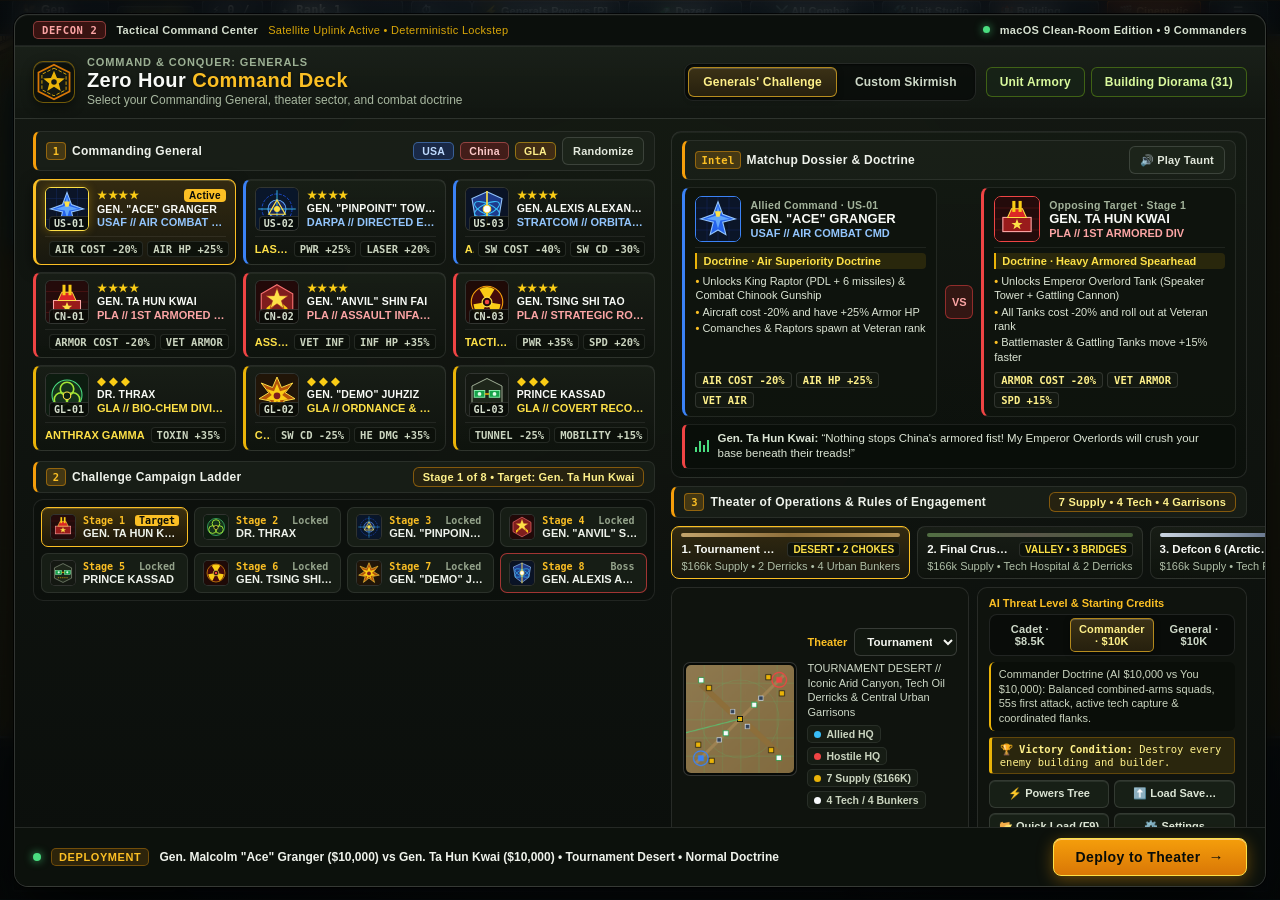
<file: index.html>
<!DOCTYPE html>
<html lang="en">
<head>
  <meta charset="UTF-8" />
  <meta name="viewport" content="width=device-width, initial-scale=1.0" />
  <title>Command &amp; Conquer: Generals – Zero Hour (macOS Clean-Room Edition)</title>
  <link rel="icon" href="data:image/svg+xml,<svg xmlns='http://www.w3.org/2000/svg' viewBox='0 0 64 64'><rect width='64' height='64' rx='10' fill='%230d110b' stroke='%23eab308' stroke-width='4'/><polygon points='32,8 39,24 56,26 43,38 47,55 32,46 17,55 21,38 8,26 25,24' fill='%23eab308'/></svg>" />
  <link rel="stylesheet" href="css/style.css" />
</head>
<body>

  <!-- ==================== TOP TACTICAL RESOURCE & GENERAL BAR ==================== -->
  <header id="top-bar" role="region" aria-label="Tactical Resource Bar">
    <div class="top-bar-left">
      <div class="stat-pill" id="hud-faction-badge">🦅 Gen. Granger</div>
      <div class="stat-pill" id="hud-credits">$10,000</div>
      <div class="stat-pill" id="hud-power">⚡ 0 / 0</div>
      <div class="stat-pill" id="hud-rank">★ Rank 1 (0/450 XP)</div>
      <div class="stat-pill" id="hud-match-clock" title="Elapsed Operation Time">⏱ 00:00</div>
      <div class="stat-pill" id="hud-tunnel-status" style="display:none; color:#fde047;">🕳️ Tunnel Garrison: 0/10</div>
    </div>

    <div class="top-bar-right">
      <button class="hud-btn" id="btn-generals-powers" title="Unlock &amp; Deploy Generals Powers (Shortcut: P)">
        ⚡ Generals Powers [P] (1 Pt)
      </button>
      <button class="hud-btn" id="btn-select-builder" title="Cycle Idle/Active Construction Dozers or GLA Workers (Shortcut: B)">
        🚜 Dozer / Worker [B]
      </button>
      <button class="hud-btn" id="btn-select-combat" title="Select all combat units on the battlefield [Q]">
        ⚔️ All Combat Units [Q]
      </button>
      <button class="hud-btn" id="btn-hud-unit-studio" title="Open Interactive 3D/2.5D Unit Design Studio (Shortcut: U)">
        🛠️ Unit Studio [U]
      </button>
      <a class="hud-btn" id="btn-hud-building-diorama" href="usa-buildings-diorama.html" style="text-decoration:none;" title="Open Interactive Ligne-Claire Military Building Diorama (All 31 USA, China &amp; GLA Structures)">
        🏰 Building Diorama
      </a>
      <button class="hud-btn" id="btn-cinematic-mode" title="Toggle Generals Evolution HUD-less Cinematic Camera &amp; CHINA 01 Parade Showcase [C]">
        🎬 Cinematic [C]
      </button>
      <button class="hud-btn" id="btn-game-menu" title="Open Tactical Game Menu &amp; Settings [ESC]">
        ☰ MENU
      </button>
    </div>
  </header>

  <!-- ==================== BATTLEFIELD VIEWPORT ==================== -->
  <main id="viewport-wrap">
    <canvas id="game-canvas"></canvas>

    <!-- Generals Evolution Cinematic Letterbox, 9:16 Reel Frame & Director Pill -->
    <div id="cinematic-letterbox-top" aria-hidden="true"></div>
    <div id="cinematic-letterbox-bottom" aria-hidden="true"></div>
    <div id="cinematic-reel-mask" class="hidden" aria-hidden="true">
      <div class="cinematic-reel-frame-box">
        <span class="cinematic-reel-badge">REEL 9:16 • GENERALS EVOLUTION CINEMATIC</span>
      </div>
    </div>
    <div id="cinematic-director-bar" class="hidden" role="toolbar" aria-label="Cinematic Camera Director">
      <span class="cinematic-rec-pill"><span class="cinematic-rec-dot"></span>GEN-EVO CAM</span>
      <select id="cinematic-shot-mode" class="cinematic-select" title="Select Camera Rig Mode">
        <option value="AUTO">🎥 Auto Director Sweep</option>
        <option value="BOULEVARD_DOLLY">🛣️ Boulevard Low-Angle Dolly</option>
        <option value="ORBITAL_CRANE">🚁 Orbital Crane Tracking</option>
        <option value="ACTION_TRACK">💥 Combat Action Follow</option>
        <option value="FREE">🕹️ Free Manual Pan/Zoom</option>
      </select>
      <button type="button" class="cinematic-btn cinematic-btn-accent" id="btn-cinematic-parade" title="Stage synchronized CHINA 01 Beijing Parade Ambush with Red Horde Stars &amp; GLA Pyrotechnics">
        🐉 CHINA 01 Parade Ambush
      </button>
      <button type="button" class="cinematic-btn" id="btn-cinematic-reel-frame" title="Toggle 9:16 Vertical Instagram Reel Framing Guide">
        📱 9:16 Reel Frame
      </button>
      <button type="button" class="cinematic-btn cinematic-btn-close" id="btn-cinematic-exit" title="Exit Cinematic Camera Mode [C or ESC]">
        ✕ Exit [C]
      </button>
    </div>

    <!-- Live Global Superweapon Countdown Timers -->
    <div id="superweapon-timers"></div>

    <!-- Center Tactical EVA Alert Banner -->
    <div id="tactical-alert" class="hidden" aria-live="polite"></div>

    <!-- Rolling Tactical Alert History Log (Bottom-Left above Minimap) -->
    <div id="alert-log" aria-live="polite"></div>

    <!-- Right-Edge Unlocked Generals Powers Quick-Cast Strip -->
    <div id="power-strip" role="toolbar" aria-label="Generals Powers Quick Cast"></div>

    <!-- Control Group Bar (Groups 1..9) -->
    <div id="control-group-bar" role="toolbar" aria-label="Control Groups"></div>

    <!-- Rich Floating HUD Cameo Tooltip -->
    <div id="hud-tooltip" class="hidden" role="tooltip"></div>

    <!-- Opposing Zero Hour General Live Taunt Transmission -->
    <div id="general-taunt-box" class="hidden">
      <div class="taunt-comms-bar">
        <span class="taunt-signal-dot"></span>
        <span class="taunt-comms-label">INCOMING ENCRYPTED TRANSMISSION</span>
        <span class="taunt-waveform" aria-hidden="true"><i></i><i></i><i></i><i></i></span>
      </div>
      <div id="taunt-general-name">☣️ Dr. Thrax</div>
      <div id="taunt-general-text">"Take a deep breath, General!"</div>
    </div>

    <!-- Phase 1 (6.2) First-Match 3-Beat Tactical Onboarding Guide -->
    <aside id="onboarding-guide" class="onboarding-guide" role="region" aria-label="Tactical Field Briefing">
      <div class="onboarding-header">
        <span class="onboarding-kicker">⚡ TACTICAL FIELD BRIEFING (3 STEPS)</span>
        <button id="btn-dismiss-onboarding" class="onboarding-dismiss-btn" type="button" title="Dismiss Field Briefing">✕</button>
      </div>
      <ol class="onboarding-beats">
        <li id="onboarding-beat-1" class="onboarding-beat">
          <span class="beat-check">1</span>
          <span class="beat-text">Press <b>[B]</b> to select your Builder &amp; construct a <b>Supply Center / Stash</b> near a Gold Dock.</span>
        </li>
        <li id="onboarding-beat-2" class="onboarding-beat">
          <span class="beat-check">2</span>
          <span class="beat-text">Construct a <b>Power Plant &amp; Barracks</b>, then train your first <b>Combat Squad</b>.</span>
        </li>
        <li id="onboarding-beat-3" class="onboarding-beat">
          <span class="beat-check">3</span>
          <span class="beat-text">Press <b>[Q]</b> (or drag-select) your squad, press <b>[A]</b>, and click toward the enemy to <b>Attack-Move</b>.</span>
        </li>
      </ol>
      <div class="onboarding-footer">Victory Rule: Destroy every enemy building and builder.</div>
    </aside>
  </main>

  <!-- ==================== BOTTOM ZERO HOUR COMMAND BAR ==================== -->
  <footer id="command-bar" role="region" aria-label="Command Bar">
    <!-- Left: Interactive Square Radar Minimap -->
    <div id="minimap-panel">
      <canvas id="minimap-canvas" width="164" height="164"></canvas>
    </div>

    <!-- Center: Unit / Building Inspector & Contextual Stance Orders -->
    <div id="inspector-panel" role="region" aria-label="Unit and Structure Inspector">
      <div class="inspector-top">
        <div class="inspector-header-text">
          <div id="inspector-title">No Tactical Selection</div>
          <div id="inspector-subtitle">Left-click or drag a box to select units/structures. Press [B] for Dozer/Worker, [F] for Special Ability, [SPACE] for Alert.</div>
        </div>
        <div id="stance-bar" class="stance-bar">
          <button class="hud-btn" id="btn-order-attack-move" title="Attack-Move: Engage any enemies along path [A]">🎯 Attack-Move</button>
          <button class="hud-btn" id="btn-order-guard" title="Guard Area: Patrol 220px leash around point [G]">🛡️ Guard</button>
          <button class="hud-btn" id="btn-order-stop" title="Stop current order [S]">✋ Stop</button>
          <button class="hud-btn" id="btn-order-scatter" title="Scatter units to evade artillery/superweapons [X]">💥 Scatter</button>
        </div>
      </div>

      <div id="selection-summary" class="selection-summary hidden"></div>
      <div id="inspector-stats"></div>
      <div id="inspector-queue"></div>
    </div>

    <!-- Right: 12-Slot Command Card (Build / Train / Upgrade / Special) -->
    <div id="command-card-panel" role="region" aria-label="Command Card">
      <div id="command-card-tabs" class="command-card-tabs"></div>
      <div id="command-card-grid"></div>
    </div>
  </footer>

  <!-- ==================== IN-GAME TACTICAL MENU & SETTINGS MODAL ==================== -->
  <div id="game-menu-modal" class="modal-backdrop hidden" role="dialog" aria-modal="true" aria-label="Tactical Menu and Settings">
    <div class="modal-card game-menu-card">
      <div class="modal-header">
        <div>
          <div class="zh-kicker-line">TACTICAL COMMAND SETTINGS</div>
          <div class="zh-logo-title">Tactical Operations &amp; Preferences</div>
          <div class="zh-logo-sub">Simulation Pace, Mission Snapshots, Audio Channels &amp; Interface Controls</div>
        </div>
        <button class="hud-btn" id="btn-close-game-menu" title="Resume Mission (Esc)">Resume <kbd class="menu-kbd">Esc</kbd></button>
      </div>

      <div class="game-menu-grid">
        <!-- Column 1: Match & Snapshot Controls -->
        <div class="menu-section-card">
          <div class="section-label">Mission &amp; Snapshot Controls</div>
          <div class="menu-btn-stack">
            <div class="menu-group-caption">Simulation Pace</div>
            <div class="menu-btn-row">
              <button class="hud-btn" id="btn-pause-game">⏸ Pause</button>
              <button class="hud-btn" id="btn-speed" title="Cycle Simulation Speed (1.0x / 1.5x / 2.0x)">⏩ Speed: 1.0×</button>
            </div>
            <div class="menu-group-caption">Quick Snapshot</div>
            <div class="menu-btn-row">
              <button class="hud-btn" id="btn-quick-save" title="Quick Save Skirmish State (Shortcut: F5)">💾 Quick Save <kbd class="menu-kbd">F5</kbd></button>
              <button class="hud-btn" id="btn-quick-load" title="Quick Load Skirmish State (Shortcut: F9)">📂 Quick Load <kbd class="menu-kbd">F9</kbd></button>
            </div>
            <div class="menu-group-caption">Archive File (.zhsave)</div>
            <div class="menu-btn-row">
              <button class="hud-btn" id="btn-export-save" title="Export Deterministic .zhsave File">⬇️ Export Save…</button>
              <button class="hud-btn" id="btn-import-save" title="Import Deterministic .zhsave File">⬆️ Import Save…</button>
              <input type="file" id="zhsave-file-input" accept=".zhsave,.json" style="display:none;" />
            </div>
            <div class="menu-divider" role="separator"></div>
            <button class="hud-btn menu-danger-btn" id="btn-main-menu">Abort Mission &amp; Return to Command Deck</button>
          </div>
        </div>

        <!-- Column 2: Audio Bus & Tactical Preferences -->
        <div class="menu-section-card">
          <div class="section-label">Audio &amp; Interface Preferences</div>
          <div class="menu-group-caption">Channel Mute</div>
          <div class="menu-btn-row" style="margin-bottom:10px;">
            <button class="hud-btn" id="btn-toggle-sfx">🔊 SFX: ON</button>
            <button class="hud-btn" id="btn-toggle-music" title="Toggle Dynamic Faction Soundtrack [M]">🎵 Music: ON</button>
            <button class="hud-btn" id="btn-toggle-voice">🎙️ EVA: ON</button>
          </div>

          <div class="settings-sliders">
            <label class="setting-row">
              <span>Master Volume</span>
              <input type="range" id="vol-master" min="0" max="100" value="80" />
            </label>
            <label class="setting-row">
              <span>Music Soundtrack</span>
              <input type="range" id="vol-music" min="0" max="100" value="50" />
            </label>
            <label class="setting-row">
              <span>Sound Effects</span>
              <input type="range" id="vol-sfx" min="0" max="100" value="80" />
            </label>
            <label class="setting-row">
              <span>EVA Announcer</span>
              <input type="range" id="vol-voice" min="0" max="100" value="90" />
            </label>
          </div>

          <div class="settings-toggles">
            <label class="setting-check">
              <input type="checkbox" id="opt-edge-scroll" checked />
              <span>Viewport Edge-Scrolling</span>
            </label>
            <label class="setting-check">
              <input type="checkbox" id="opt-health-bars" />
              <span>Always Show Health Bars <kbd class="menu-kbd">Alt</kbd></span>
            </label>
            <label class="setting-check">
              <input type="checkbox" id="opt-reduced-motion" />
              <span>Reduce Motion &amp; Camera Shake</span>
            </label>
            <label class="setting-row">
              <span>Interface Scale</span>
              <select id="opt-ui-scale" class="map-select-dropdown">
                <option value="90">Compact (90%)</option>
                <option value="100" selected>Standard (100%)</option>
                <option value="115">Large (115%)</option>
              </select>
            </label>
          </div>
        </div>
      </div>
    </div>
  </div>

  <!-- ==================== START / GENERAL SELECTION MODAL ==================== -->
  <div id="start-modal" class="modal-backdrop" role="dialog" aria-modal="true" aria-label="Zero Hour Command Setup">
    <div class="modal-card start-modal-card">
      <!-- Top macOS Window Status Bar -->
      <div class="military-top-telemetry">
        <div class="telemetry-left">
          <span class="defcon-badge">DEFCON 2</span>
          <span class="telemetry-code">Tactical Command Center</span>
          <span class="telemetry-coords">Satellite Uplink Active • Deterministic Lockstep</span>
        </div>
        <div class="telemetry-right">
          <span class="telemetry-status-dot"></span>
          <span class="telemetry-code">macOS Clean-Room Edition • 9 Commanders</span>
        </div>
      </div>

      <div class="modal-header start-deck-header">
        <div class="zh-brand-block">
          <div class="zh-brand-insignia" aria-hidden="true">
            <svg viewBox="0 0 44 44" width="38" height="38" class="zh-crest-svg">
              <polygon points="22,2 40,11 40,33 22,42 4,33 4,11" fill="#141812" stroke="#d97706" stroke-width="2"/>
              <polygon points="22,6 36,13 36,31 22,38 8,31 8,13" fill="none" stroke="#eab308" stroke-width="1" stroke-dasharray="4 2"/>
              <polygon points="22,9 25.5,17.5 34.5,18 27.5,23.8 29.8,32.5 22,27.6 14.2,32.5 16.5,23.8 9.5,18 18.5,17.5" fill="#eab308"/>
              <circle cx="22" cy="22" r="3.2" fill="#141812"/>
            </svg>
          </div>
          <div class="zh-title-stack">
            <div class="zh-kicker-line">COMMAND &amp; CONQUER: GENERALS</div>
            <div class="zh-logo-title">Zero Hour <span class="zh-title-accent">Command Deck</span></div>
            <div class="zh-logo-sub">Select your Commanding General, theater sector, and combat doctrine</div>
          </div>
        </div>
        <div class="mode-tabs" id="mode-tabs" role="toolbar" aria-label="Game Mode and Inspection Tools">
          <div class="segmented-mode-group" role="group" aria-label="Operation Mode">
            <button class="mode-tab-btn active" data-mode="CHALLENGE" type="button">
              Generals' Challenge
            </button>
            <button class="mode-tab-btn" data-mode="SKIRMISH" type="button">
              Custom Skirmish
            </button>
          </div>
          <div class="header-studio-cluster" role="group" aria-label="3D Inspection Tools">
            <button class="mode-tab-btn studio-tab-highlight" id="btn-open-unit-studio-top" type="button" title="Inspect 3D Unit Models &amp; Voice Responses">
              Unit Armory
            </button>
            <a class="mode-tab-btn studio-tab-highlight" id="btn-open-building-diorama-top" href="usa-buildings-diorama.html" title="Open Interactive 3D Building Diorama">
              Building Diorama (31)
            </a>
          </div>
        </div>
      </div>

      <div class="start-scroll-body command-deck-body">
        <!-- LEFT COLUMN: Commander Rosters & Challenge Gauntlet Progression -->
        <div class="deck-col deck-col-rosters">
          <div class="section-header-bar">
            <div class="section-label"><span class="sec-idx">1</span> Commanding General</div>
            <div class="faction-legend-strip">
              <span class="faction-pill usa">USA</span>
              <span class="faction-pill china">China</span>
              <span class="faction-pill gla">GLA</span>
              <button class="deck-mini-btn" id="btn-random-player-gen" type="button" title="Select a random Commanding General">Randomize</button>
            </div>
          </div>
          <div id="player-general-grid" class="general-grid" role="listbox" aria-label="Commanding General Roster"></div>

          <!-- Generals' Challenge Gauntlet Ladder -->
          <div id="challenge-section" class="deck-subpanel">
            <div class="section-header-bar">
              <div class="section-label"><span class="sec-idx">2</span> Challenge Campaign Ladder</div>
              <span id="challenge-stage-badge" class="deck-status-pill">Stage 1 of 8 • Active Target</span>
            </div>
            <div id="challenge-ladder-preview" role="list" aria-label="Challenge Campaign Stages"></div>
          </div>

          <!-- Skirmish Opponent Picker -->
          <div id="ai-general-picker-wrap" class="deck-subpanel" style="display:none;">
            <div class="section-header-bar">
              <div class="section-label"><span class="sec-idx">2</span> Opposing Commander</div>
              <button class="deck-mini-btn" id="btn-random-ai-gen" type="button" title="Select a random Opposing Commander">Randomize Opponent</button>
            </div>
            <div id="ai-general-grid" class="general-grid" role="listbox" aria-label="Opposing Commander Roster"></div>
          </div>
        </div>

        <!-- RIGHT COLUMN: Live Commander VS Dossier, Visual Theater Cards & AI Doctrine -->
        <div class="deck-col deck-col-briefing">
          <!-- Commander VS Dossier Panel -->
          <div id="commander-vs-dossier" class="commander-vs-dossier">
            <div class="section-header-bar dossier-top-bar">
              <div class="section-label"><span class="sec-idx">Intel</span> Matchup Dossier &amp; Doctrine</div>
              <button class="deck-mini-btn" id="btn-dossier-taunt" type="button" title="Play opposing commander transmission">🔊 Play Taunt</button>
            </div>
            <div id="dossier-matchup-strip" class="dossier-matchup-strip">
              <div id="dossier-player-card" class="dossier-combatant-card player-side"></div>
              <div class="dossier-vs-badge" aria-hidden="true">
                <span class="vs-crosshair"></span>
                <span class="vs-text">VS</span>
              </div>
              <div id="dossier-ai-card" class="dossier-combatant-card ai-side"></div>
            </div>
            <div id="dossier-taunt-banner" class="dossier-taunt-banner"></div>
          </div>

          <!-- Step 3: Theater Map Preview & AI Doctrine -->
          <div class="section-header-bar">
            <div class="section-label"><span class="sec-idx">3</span> Theater of Operations &amp; Rules of Engagement</div>
            <span id="theater-telemetry-pill" class="deck-status-pill">7 Supply • 4 Tech • 4 Garrisons</span>
          </div>

          <!-- Clickable Visual Theater Map Cards -->
          <div id="visual-map-cards" class="visual-map-cards" role="listbox" aria-label="Theater Sectors"></div>

          <div class="theater-config-grid">
            <div id="map-preview-card" class="map-preview-card">
              <div class="radar-frame-wrap">
                <canvas id="map-preview-canvas" width="148" height="148"></canvas>
                <div class="radar-corner-overlay" aria-hidden="true"></div>
              </div>
              <div class="map-preview-details">
                <div class="map-selector-row">
                  <label for="map-selector" class="map-selector-label">Theater</label>
                  <select id="map-selector" class="map-select-dropdown"></select>
                </div>
                <div id="map-preview-meta" class="map-preview-meta">Select a theater sector to inspect tactical topography, oil derricks, and urban bunkers.</div>
                <div class="map-legend-pills">
                  <span class="map-legend-item"><i class="legend-dot hq-p"></i>Allied HQ</span>
                  <span class="map-legend-item"><i class="legend-dot hq-ai"></i>Hostile HQ</span>
                  <span class="map-legend-item"><i class="legend-dot supply"></i>7 Supply ($166K)</span>
                  <span class="map-legend-item"><i class="legend-dot tech"></i>4 Tech / 4 Bunkers</span>
                </div>
              </div>
            </div>

            <div class="doctrine-card">
              <div class="doctrine-header-label">AI Threat Level &amp; Starting Credits</div>
              <div id="difficulty-pills" class="difficulty-pills" role="group" aria-label="AI Difficulty">
                <button class="diff-btn" data-diff="EASY" type="button">Cadet · $8.5K</button>
                <button class="diff-btn active" data-diff="NORMAL" type="button">Commander · $10K</button>
                <button class="diff-btn" data-diff="HARD" type="button">General · $10K</button>
              </div>
              <div id="difficulty-intel-desc" class="difficulty-intel-desc">
                Commander Doctrine (AI $10,000 vs You $10,000): Balanced combined-arms squads, 55s first attack, active tech capture &amp; coordinated flanks.
              </div>
              <div id="victory-rule-banner" class="victory-rule-banner">
                🏆 <b>Victory Condition:</b> Destroy every enemy building and builder.
              </div>
              <div class="start-utility-bar" role="toolbar" aria-label="Mission Utilities">
                <button class="hud-btn utility-hidden-dup" id="btn-open-unit-studio" type="button" hidden>Unit Armory</button>
                <a class="hud-btn utility-hidden-dup" id="btn-open-building-diorama" href="usa-buildings-diorama.html" hidden>Buildings</a>
                <button class="hud-btn" id="btn-open-powers-preview" type="button">⚡ Powers Tree</button>
                <button class="hud-btn" id="btn-import-save-menu" type="button">⬆️ Load Save…</button>
                <button class="hud-btn" id="btn-quick-load-menu" type="button">📂 Quick Load (F9)</button>
                <button class="hud-btn" id="btn-start-settings" type="button">⚙️ Settings</button>
                <button class="hud-btn" id="btn-auto-sim" type="button" hidden>Auto-Sim</button>
              </div>
            </div>
          </div>
        </div>
      </div>

      <!-- Sticky Launch Footer -->
      <div class="match-settings-row start-launch-footer">
        <div class="launch-summary-wrap">
          <span class="launch-ready-beacon" aria-hidden="true"></span>
          <div class="launch-order-prefix">Deployment</div>
          <div id="start-matchup-summary" class="start-matchup-summary">Ready to deploy to Theater of Operations</div>
        </div>
        <button class="launch-btn" id="btn-launch-operation">
          <span class="launch-btn-text">Deploy to Theater</span>
          <span class="launch-btn-arrow" aria-hidden="true">→</span>
        </button>
      </div>
    </div>
  </div>

  <!-- ==================== INTERACTIVE 3D/2.5D UNIT DESIGN STUDIO MODAL ==================== -->
  <div id="unit-studio-modal" class="modal-backdrop hidden" role="dialog" aria-modal="true" aria-label="3D Unit Design Studio">
    <div class="modal-card unit-studio-card">
      <!-- Top Studio Command Header -->
      <div class="modal-header studio-header-bar">
        <div class="studio-header-left">
          <div class="studio-unit-kicker-row">
            <span class="studio-kicker-badge">3D UNIT DESIGN STUDIO</span>
            <div class="studio-stepper-btns">
              <button class="studio-step-btn" id="btn-studio-prev-unit" type="button" title="Previous Unit">◀ Prev</button>
              <button class="studio-step-btn" id="btn-studio-next-unit" type="button" title="Next Unit">Next ▶</button>
            </div>
            <div id="studio-unit-stats-strip" class="studio-unit-stats-strip"></div>
          </div>
          <div class="zh-logo-title" id="studio-unit-header-title">USA - M1A9 CRUSADER TANK</div>
          <div class="zh-logo-sub" id="studio-unit-header-sub">Interactive 3D/2.5D Unit Design Workbench • Live Parametric Geometry, Reference Blueprint &amp; Battlefield Sync</div>
        </div>
        <div class="studio-header-actions">
          <div class="studio-progress-box">
            <span id="studio-upgrade-progress" class="studio-progress-text">33 / 33 Units Upgraded (HD 3D)</span>
            <div class="studio-progress-track"><div id="studio-upgrade-bar" class="studio-progress-fill" style="width: 100%;"></div></div>
          </div>
          <button class="hud-btn studio-deploy-btn" id="btn-studio-test-battlefield" type="button">⚔️ Test Squad on Battlefield</button>
          <button class="hud-btn studio-close-btn" id="btn-close-unit-studio" type="button">✕ Close [U]</button>
        </div>
      </div>

      <div class="studio-layout-grid">
        <!-- LEFT COLUMN: Unit-by-Unit Roster & Filter -->
        <aside class="studio-roster-panel">
          <div class="studio-panel-header">
            <div class="studio-panel-title-row">
              <span class="section-label">1. Unit Armory Roster</span>
            </div>
            <div class="studio-faction-tabs">
              <button class="studio-fac-tab active" type="button" data-studio-faction="ALL">All</button>
              <button class="studio-fac-tab" type="button" data-studio-faction="BESPOKE">★ 3D</button>
              <button class="studio-fac-tab" type="button" data-studio-faction="USA">🦅 USA</button>
              <button class="studio-fac-tab" type="button" data-studio-faction="CHINA">🐉 CHN</button>
              <button class="studio-fac-tab" type="button" data-studio-faction="GLA">🦂 GLA</button>
            </div>
            <div class="studio-search-wrap">
              <input type="search" id="studio-unit-search" class="studio-search-input" placeholder="🔍 Search unit (Crusader, Paladin...)" />
            </div>
          </div>
          <div id="studio-unit-list" class="studio-unit-list"></div>
        </aside>

        <!-- CENTER COLUMN: Interactive 3D Showroom Turntable + Reference Blueprint + RTS Preview -->
        <section class="studio-workbench-panel">
          <!-- Top Viewport Toolbar -->
          <div class="studio-toolbar-strip">
            <div class="studio-view-pills" role="group" aria-label="Viewport Mode">
              <button type="button" class="studio-mode-pill active" data-view-mode="ISO_3D">📐 3D Showroom</button>
              <button type="button" class="studio-mode-pill" data-view-mode="ALL_UNITS_SHEET">🗂️ All-Units Sheet</button>
              <button type="button" class="studio-mode-pill" data-view-mode="REF_COMPARE">🖼️ Ref vs 3D Split</button>
              <button type="button" class="studio-mode-pill" data-view-mode="SPLIT_COMPARE">⚖️ Old vs New</button>
              <button type="button" class="studio-mode-pill" data-view-mode="TACTICAL_25D">🗺️ 2.5D Game Cam</button>
              <button type="button" class="studio-mode-pill" data-view-mode="TOP_ORTHO">⬇️ Top Ortho</button>
            </div>
            <!-- Hidden select kept synced for compatibility -->
            <select id="studio-view-mode" class="map-select-dropdown" style="display:none;">
              <option value="ISO_3D" selected>3D Isometric Showroom (Ref Angle)</option>
              <option value="ALL_UNITS_SHEET">All-Units Ligne-Claire Diorama Sheet</option>
              <option value="REF_COMPARE">Split: Reference Image vs. 3D Model</option>
              <option value="SPLIT_COMPARE">Split: Legacy Box vs. Bespoke 3D</option>
              <option value="TACTICAL_25D">Battlefield 2.5D Projection</option>
              <option value="TOP_ORTHO">Top-Down Orthographic</option>
            </select>

            <div class="studio-toolbar-right">
              <label class="studio-tool-item">
                <span>BG:</span>
                <select id="studio-backdrop-mode" class="studio-compact-select">
                  <option value="DIORAMA_CREAM" selected>🎨 Diorama Cream (Sheet)</option>
                  <option value="UNTITLED_BLUE">🟦 Royal Blue (Ref)</option>
                  <option value="DESERT">🏜️ Desert Sand</option>
                  <option value="GRASS">🌲 Temperate</option>
                  <option value="GRID_DARK">⬛ CAD Grid</option>
                </select>
              </label>
              <label class="studio-tool-item">
                <span>State:</span>
                <select id="studio-damage-state" class="studio-compact-select">
                  <option value="PRISTINE" selected>100% Pristine</option>
                  <option value="DAMAGED">42% Damaged</option>
                  <option value="CRITICAL">18% Critical</option>
                  <option value="UNMANNED">Unmanned</option>
                </select>
              </label>
              <button class="hud-btn studio-fire-btn" id="btn-studio-fire" type="button">🔥 Fire Cannon</button>
            </div>
          </div>

          <!-- Main 3D Turntable Stage -->
          <div class="studio-canvas-wrap">
            <canvas id="studio-main-canvas" width="720" height="390"></canvas>

            <!-- Quick Angle Snap Pills (Top-Left Overlay) -->
            <div class="studio-angle-snap-bar">
              <span class="studio-snap-label">Snap Angle:</span>
              <button type="button" class="studio-snap-btn active" data-snap-yaw="139" data-snap-turret="0">139° Ref</button>
              <button type="button" class="studio-snap-btn" data-snap-yaw="45" data-snap-turret="0">45° Front-R</button>
              <button type="button" class="studio-snap-btn" data-snap-yaw="180" data-snap-turret="0">180° Side</button>
              <button type="button" class="studio-snap-btn" data-snap-yaw="315" data-snap-turret="25">315° Rear</button>
            </div>

            <div class="studio-canvas-overlay-hint">
              🖱️ Drag to orbit 3D hull &amp; pitch • Scroll to zoom • Enable "Mouse Aim" to track &amp; click-fire
            </div>
          </div>

          <!-- Turntable Sliders & Animation Toggles -->
          <div class="studio-turntable-controls">
            <div class="studio-sliders-group">
              <label class="studio-slider-pill">
                <div class="studio-slider-top"><span>Zoom</span><strong id="studio-zoom-val">4.6×</strong></div>
                <input type="range" id="studio-zoom-slider" min="1.4" max="7.5" step="0.1" value="4.6" />
              </label>
              <label class="studio-slider-pill">
                <div class="studio-slider-top"><span>Hull Yaw</span><strong id="studio-hull-angle-val">139°</strong></div>
                <input type="range" id="studio-hull-angle" min="0" max="359" step="1" value="139" />
              </label>
              <label class="studio-slider-pill">
                <div class="studio-slider-top"><span>Turret Slew</span><strong id="studio-turret-angle-val">0°</strong></div>
                <input type="range" id="studio-turret-angle" min="-180" max="180" step="1" value="0" />
              </label>
            </div>
            <div class="studio-toggle-pills">
              <label class="studio-check-pill"><input type="checkbox" id="studio-chk-autospin" /> <span>🔄 Auto-Orbit</span></label>
              <label class="studio-check-pill"><input type="checkbox" id="studio-chk-mouseaim" /> <span>🎯 Mouse Aim</span></label>
              <label class="studio-check-pill"><input type="checkbox" id="studio-chk-drivetracks" checked /> <span>⚙️ Tracks</span></label>
            </div>
          </div>

          <!-- Bottom Row: Reference Image Blueprint + Live RTS Scale Squad Preview -->
          <div class="studio-bottom-comparison-grid">
            <div class="studio-ref-card">
              <div class="studio-subcard-header">
                <span id="studio-ref-caption">Reference: USA - M1A2 CRUSADER (LIGNE-CLAIRE DIORAMA)</span>
                <div class="studio-ref-btn-group">
                  <button class="studio-mini-action-btn" id="btn-studio-compare-ref" type="button" title="Compare Reference Side-by-Side on Main Canvas">🔀 Split View</button>
                  <button class="studio-mini-action-btn" id="btn-studio-upload-ref" type="button">📂 Load Ref</button>
                  <input type="file" id="studio-ref-file-input" accept="image/*" style="display:none;" />
                </div>
              </div>
              <div class="studio-ref-body">
                <div class="studio-ref-img-wrap" id="studio-ref-click-preview" title="Click to toggle Side-by-Side Reference Split View">
                  <img id="studio-ref-img" src="assets/refs/usa_crusader_diorama_ref.png" alt="Unit Reference Blueprint" />
                </div>
                <div class="studio-ref-tags" id="studio-ref-tags">
                  <span>✓ Ligne-Claire #26201b Ink</span>
                  <span>✓ 6 Road Wheels + Tracks</span>
                  <span>✓ Pintle .50 Cal MG</span>
                  <span>✓ Bore Evacuator + Muzzle</span>
                  <span>✓ Cel-Shaded Desert Armor</span>
                </div>
              </div>
            </div>

            <div class="studio-squad-card">
              <div class="studio-subcard-header">
                <span>Live RTS Battlefield Scale Preview</span>
                <span class="studio-subcard-tag">1.0× • 1.35× • 1.75×</span>
              </div>
              <div class="studio-squad-canvas-wrap">
                <canvas id="studio-squad-canvas" width="360" height="106"></canvas>
              </div>
            </div>
          </div>
        </section>

        <!-- RIGHT COLUMN: Parametric Geometry, Armor Palette & Sub-Component Inspector -->
        <aside class="studio-inspector-panel">
          <div class="studio-panel-header">
            <div class="studio-inspector-top-row">
              <span class="section-label">3. Parametric CAD Inspector</span>
              <div class="studio-inspector-actions">
                <button class="studio-mini-action-btn" id="btn-studio-reset" type="button" title="Reset unit parameters to default">↺ Reset</button>
                <button class="studio-mini-action-btn" id="btn-studio-export" type="button" title="Copy unit parameter JSON to clipboard">📋 Copy JSON</button>
              </div>
            </div>
            <select id="studio-preset-select" class="studio-preset-dropdown"></select>
            <div class="studio-inspector-tabs" id="studio-inspector-tabs">
              <button type="button" class="studio-insp-tab active" data-insp-tab="ALL">All</button>
              <button type="button" class="studio-insp-tab" data-insp-tab="GEOMETRY">📐 3D Hull</button>
              <button type="button" class="studio-insp-tab" data-insp-tab="COLORS">🎨 Palette</button>
              <button type="button" class="studio-insp-tab" data-insp-tab="DETAILS">🔧 Parts</button>
            </div>
          </div>
          <div id="studio-inspector-body" class="studio-inspector-body"></div>
        </aside>
      </div>
    </div>
  </div>

  <!-- ==================== GENERALS POWERS TREE MODAL ==================== -->
  <div id="powers-modal" class="modal-backdrop hidden" role="dialog" aria-modal="true" aria-label="Generals Secret Powers">
    <div class="modal-card powers-modal-card" style="max-width: 820px;">
      <div class="modal-header">
        <div>
          <div class="zh-kicker-line">TACTICAL DOCTRINE AUTHORIZATION</div>
          <div class="zh-logo-title">Generals Secret Powers</div>
          <div id="powers-modal-subtitle" class="zh-logo-sub">Spend Generals Points earned in combat to authorize tactical support powers.</div>
        </div>
        <button class="hud-btn" id="btn-close-powers" title="Close Powers Tree (Esc)">Close <kbd class="menu-kbd">Esc</kbd></button>
      </div>
      <div class="powers-rank-headers">
        <div class="powers-rank-col-header">★ Rank 1 Doctrine</div>
        <div class="powers-rank-col-header">★★ Rank 3 Doctrine</div>
        <div class="powers-rank-col-header">★★★ Rank 5 Supreme</div>
      </div>
      <div id="powers-grid" class="powers-list"></div>
    </div>
  </div>

  <!-- ==================== VICTORY / DEFEAT MODAL ==================== -->
  <div id="victory-modal" class="modal-backdrop hidden" role="dialog" aria-modal="true" aria-label="After-Action Report">
    <div class="modal-card victory-modal-card" style="max-width: 660px; text-align: center;">
      <div class="zh-kicker-line" style="margin-bottom: 4px;">AFTER-ACTION DEBRIEFING</div>
      <div id="victory-title" class="zh-logo-title" style="font-size: 28px; margin-bottom: 6px;">VICTORY</div>
      <p id="victory-subtitle" style="color: #cbd5e1; font-size: 14px; margin-bottom: 14px;"></p>
      <div id="gameover-stats" class="gameover-stats"></div>
      <div class="victory-actions-row">
        <button class="launch-btn" id="btn-next-challenge">Next Operation →</button>
        <button class="hud-btn" id="btn-rematch">🔄 Rematch</button>
        <button class="hud-btn" id="btn-victory-main-menu">Command Deck</button>
      </div>
    </div>
  </div>

  <!-- Clean-Room Zero Hour Engine Scripts (Phase 3 SAGE Stack) -->
  <script src="js/rng.js"></script>
  <script src="js/data.js"></script>
  <script src="js/spatial.js"></script>
  <script src="js/nav.js"></script>
  <script src="js/unit_models.js"></script>
  <script src="js/vfx.js"></script>
  <script src="js/audio.js"></script>
  <script src="js/engine.js"></script>
  <script src="js/ai.js"></script>
  <script src="js/ai_policies.js"></script>
  <script src="js/simulator.js"></script>
  <script src="js/unit_studio.js"></script>
  <script src="js/ui.js"></script>
</body>
</html>
</file>
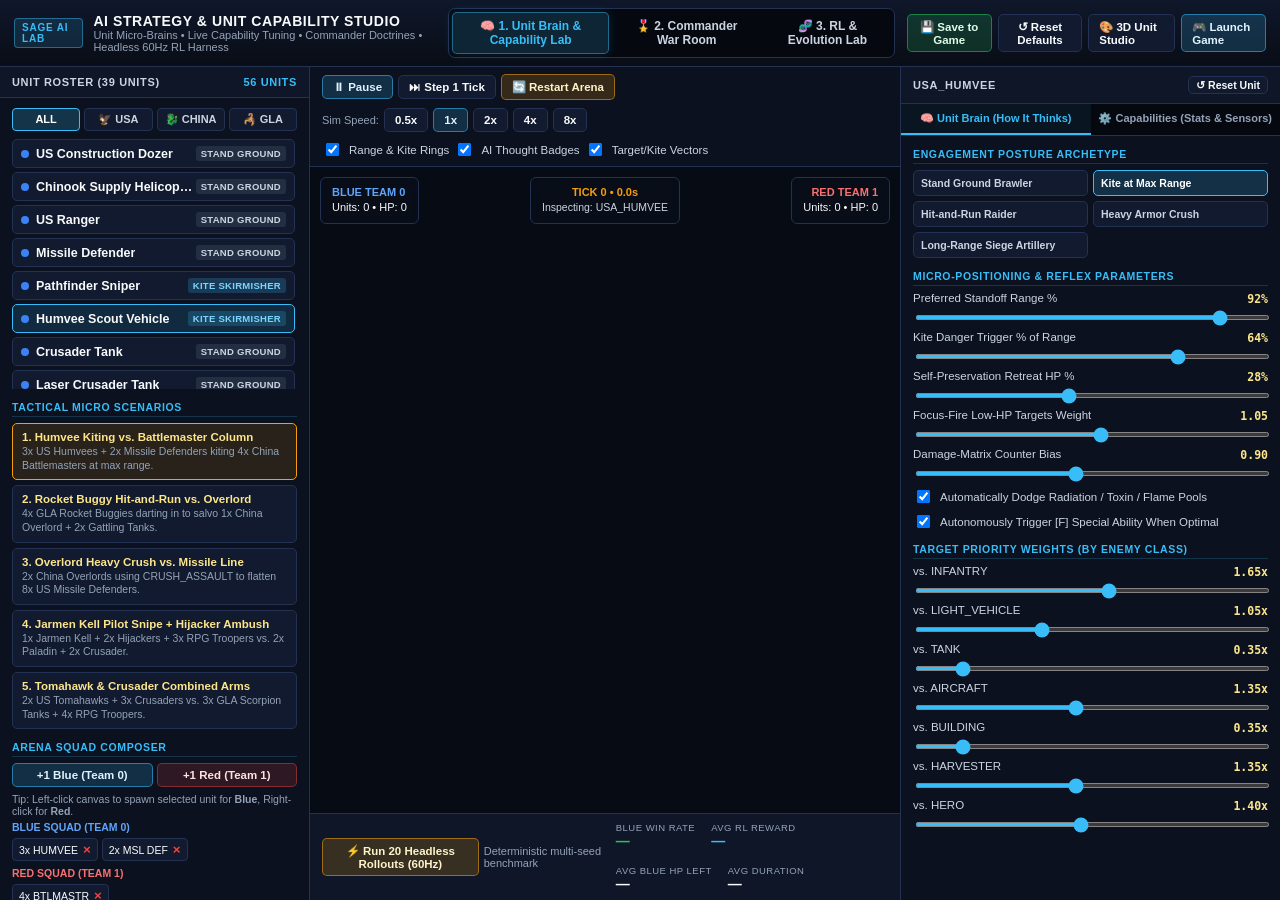
<file: ai-studio.html>
<!DOCTYPE html>
<html lang="en">
<head>
  <meta charset="UTF-8" />
  <meta name="viewport" content="width=device-width, initial-scale=1.0" />
  <title>C&amp;C Generals: Zero Hour — AI Strategy &amp; Capability Studio</title>
  <style>
    :root {
      --bg-0: #05080f;
      --bg-1: #0b111e;
      --bg-2: #111a2e;
      --bg-3: #1a2642;
      --border: #233252;
      --border-hi: #38bdf8;
      --text-0: #f8fafc;
      --text-1: #cbd5e1;
      --text-2: #94a3b8;
      --accent: #38bdf8;
      --amber: #f59e0b;
      --green: #22c55e;
      --red: #ef4444;
      --purple: #a855f7;
    }
    * { box-sizing: border-box; }
    body {
      margin: 0;
      padding: 0;
      background: var(--bg-0);
      color: var(--text-0);
      font-family: -apple-system, BlinkMacSystemFont, "SF Pro Display", "Segoe UI", Roboto, sans-serif;
      font-size: 12.5px;
      height: 100vh;
      display: flex;
      flex-direction: column;
      overflow: hidden;
      user-select: none;
    }

    /* Top Header Bar */
    .studio-header {
      display: flex;
      align-items: center;
      justify-content: space-between;
      padding: 8px 14px;
      background: linear-gradient(180deg, #0f172a 0%, #090d16 100%);
      border-bottom: 1px solid var(--border);
      gap: 12px;
      flex-shrink: 0;
    }
    .brand-group {
      display: flex;
      align-items: center;
      gap: 10px;
    }
    .brand-badge {
      background: rgba(56, 189, 248, 0.14);
      border: 1px solid rgba(56, 189, 248, 0.45);
      color: var(--accent);
      font-weight: 800;
      font-size: 10px;
      letter-spacing: 0.08em;
      padding: 3px 7px;
      border-radius: 4px;
    }
    .brand-title {
      font-size: 14px;
      font-weight: 800;
      letter-spacing: 0.04em;
      color: #f8fafc;
    }
    .brand-sub {
      font-size: 11px;
      color: var(--text-2);
    }

    .mode-tabs {
      display: flex;
      gap: 6px;
      background: var(--bg-0);
      padding: 3px;
      border-radius: 7px;
      border: 1px solid var(--border);
    }
    .mode-tab {
      background: transparent;
      color: var(--text-1);
      border: 1px solid transparent;
      padding: 6px 13px;
      border-radius: 5px;
      font-size: 12px;
      font-weight: 700;
      cursor: pointer;
      transition: all 0.15s ease;
    }
    .mode-tab:hover {
      color: #fff;
      background: rgba(255, 255, 255, 0.04);
    }
    .mode-tab.active {
      background: rgba(56, 189, 248, 0.16);
      color: var(--accent);
      border-color: rgba(56, 189, 248, 0.45);
      box-shadow: 0 0 12px rgba(56, 189, 248, 0.15);
    }

    .header-actions {
      display: flex;
      align-items: center;
      gap: 6px;
    }
    .btn {
      background: var(--bg-2);
      color: var(--text-0);
      border: 1px solid var(--border);
      padding: 5px 10px;
      border-radius: 5px;
      font-size: 11.5px;
      font-weight: 600;
      cursor: pointer;
      display: inline-flex;
      align-items: center;
      gap: 5px;
      text-decoration: none;
      transition: all 0.12s ease;
    }
    .btn:hover {
      border-color: var(--accent);
      background: var(--bg-3);
    }
    .btn-primary {
      background: rgba(56, 189, 248, 0.18);
      border-color: rgba(56, 189, 248, 0.55);
      color: #e0f2fe;
    }
    .btn-primary:hover {
      background: rgba(56, 189, 248, 0.28);
    }
    .btn-amber {
      background: rgba(245, 158, 11, 0.18);
      border-color: rgba(245, 158, 11, 0.55);
      color: #fef3c7;
    }
    .btn-green {
      background: rgba(34, 197, 94, 0.18);
      border-color: rgba(34, 197, 94, 0.55);
      color: #dcfce7;
    }
    .btn-danger {
      background: rgba(239, 68, 68, 0.15);
      border-color: rgba(239, 68, 68, 0.45);
      color: #fee2e2;
    }

    /* Main Workspace Layout */
    .workspace {
      display: none;
      flex: 1;
      min-height: 0;
      overflow: hidden;
    }
    .workspace.active {
      display: grid;
    }
    #ws-micro {
      grid-template-columns: 310px 1fr 380px;
    }
    #ws-commander {
      grid-template-columns: 350px 1fr 350px;
    }
    #ws-rl {
      grid-template-columns: 340px 1fr 390px;
    }

    .panel {
      background: var(--bg-1);
      border-right: 1px solid var(--border);
      display: flex;
      flex-direction: column;
      min-height: 0;
      overflow: hidden;
    }
    .panel-right {
      border-right: none;
      border-left: 1px solid var(--border);
    }
    .panel-header {
      padding: 9px 12px;
      background: rgba(15, 23, 42, 0.85);
      border-bottom: 1px solid var(--border);
      font-weight: 800;
      font-size: 11px;
      letter-spacing: 0.06em;
      text-transform: uppercase;
      color: var(--text-1);
      display: flex;
      align-items: center;
      justify-content: space-between;
      flex-shrink: 0;
    }
    .panel-body {
      padding: 10px 12px;
      overflow-y: auto;
      flex: 1;
    }

    /* Unit Roster & Scenario List */
    .filter-row {
      display: flex;
      gap: 4px;
      margin-bottom: 8px;
    }
    .filter-pill {
      flex: 1;
      text-align: center;
      padding: 4px 6px;
      border-radius: 4px;
      background: var(--bg-2);
      border: 1px solid var(--border);
      color: var(--text-1);
      font-size: 11px;
      font-weight: 700;
      cursor: pointer;
    }
    .filter-pill.active {
      background: rgba(56, 189, 248, 0.2);
      border-color: var(--accent);
      color: #fff;
    }
    .unit-list {
      display: flex;
      flex-direction: column;
      gap: 4px;
      max-height: 250px;
      overflow-y: auto;
      padding-right: 2px;
      margin-bottom: 10px;
    }
    .unit-row {
      display: flex;
      align-items: center;
      justify-content: space-between;
      padding: 6px 8px;
      border-radius: 5px;
      background: var(--bg-2);
      border: 1px solid var(--border);
      cursor: pointer;
      transition: all 0.1s ease;
    }
    .unit-row:hover {
      border-color: #475569;
    }
    .unit-row.selected {
      background: rgba(56, 189, 248, 0.15);
      border-color: var(--accent);
    }
    .unit-row-left {
      display: flex;
      align-items: center;
      gap: 7px;
      min-width: 0;
    }
    .faction-dot {
      width: 8px;
      height: 8px;
      border-radius: 50%;
      flex-shrink: 0;
    }
    .unit-name {
      font-weight: 700;
      color: var(--text-0);
      white-space: nowrap;
      overflow: hidden;
      text-overflow: ellipsis;
    }
    .posture-tag {
      font-size: 9.5px;
      font-weight: 700;
      padding: 2px 5px;
      border-radius: 3px;
      background: rgba(148, 163, 184, 0.15);
      color: var(--text-1);
      letter-spacing: 0.03em;
      flex-shrink: 0;
    }
    .posture-tag.KITE_SKIRMISHER { background: rgba(56, 189, 248, 0.2); color: #7dd3fc; }
    .posture-tag.HIT_AND_RUN { background: rgba(245, 158, 11, 0.2); color: #fcd34d; }
    .posture-tag.CRUSH_ASSAULT { background: rgba(239, 68, 68, 0.2); color: #fca5a5; }
    .posture-tag.ARTILLERY_SIEGE { background: rgba(168, 85, 247, 0.2); color: #d8b4fe; }

    /* Scenario Cards */
    .scenario-list {
      display: flex;
      flex-direction: column;
      gap: 5px;
      margin-bottom: 10px;
    }
    .scenario-btn {
      text-align: left;
      padding: 7px 9px;
      border-radius: 5px;
      background: var(--bg-2);
      border: 1px solid var(--border);
      color: var(--text-0);
      cursor: pointer;
      transition: all 0.12s ease;
    }
    .scenario-btn:hover, .scenario-btn.active {
      border-color: var(--amber);
      background: rgba(245, 158, 11, 0.12);
    }
    .scenario-title {
      font-weight: 700;
      font-size: 11.5px;
      color: #fde68a;
      margin-bottom: 2px;
    }
    .scenario-desc {
      font-size: 10.5px;
      color: var(--text-2);
      line-height: 1.3;
    }

    /* Center Viewport */
    .center-stage {
      display: flex;
      flex-direction: column;
      background: #060a12;
      min-width: 0;
      min-height: 0;
      position: relative;
    }
    .stage-toolbar {
      display: flex;
      align-items: center;
      justify-content: space-between;
      padding: 7px 12px;
      background: var(--bg-1);
      border-bottom: 1px solid var(--border);
      gap: 8px;
      flex-wrap: wrap;
    }
    .toolbar-group {
      display: flex;
      align-items: center;
      gap: 5px;
    }
    .canvas-wrap {
      flex: 1;
      position: relative;
      min-height: 0;
      overflow: hidden;
      background: #070b14;
    }
    canvas.arena-canvas {
      width: 100%;
      height: 100%;
      display: block;
      cursor: crosshair;
    }
    .canvas-hud-overlay {
      position: absolute;
      top: 10px;
      left: 10px;
      right: 10px;
      display: flex;
      justify-content: space-between;
      pointer-events: none;
      gap: 10px;
    }
    .hud-card {
      background: rgba(9, 14, 26, 0.86);
      border: 1px solid var(--border);
      backdrop-filter: blur(6px);
      padding: 7px 11px;
      border-radius: 6px;
      font-size: 11px;
      line-height: 1.4;
    }
    .batch-results-bar {
      padding: 8px 12px;
      background: rgba(15, 23, 42, 0.95);
      border-top: 1px solid var(--border);
      display: flex;
      align-items: center;
      justify-content: space-between;
      gap: 12px;
      flex-shrink: 0;
    }
    .metric-strip {
      display: flex;
      gap: 16px;
      align-items: center;
      flex-wrap: wrap;
    }
    .metric-item {
      display: flex;
      flex-direction: column;
    }
    .metric-label {
      font-size: 9.5px;
      text-transform: uppercase;
      letter-spacing: 0.05em;
      color: var(--text-2);
    }
    .metric-val {
      font-size: 14px;
      font-weight: 800;
      color: var(--text-0);
    }

    /* Controls & Sliders in Inspector */
    .sub-tabs {
      display: flex;
      border-bottom: 1px solid var(--border);
      background: var(--bg-0);
      flex-shrink: 0;
    }
    .sub-tab {
      flex: 1;
      padding: 8px 6px;
      text-align: center;
      font-weight: 700;
      font-size: 11px;
      color: var(--text-2);
      background: transparent;
      border: none;
      border-bottom: 2px solid transparent;
      cursor: pointer;
    }
    .sub-tab.active {
      color: var(--accent);
      border-bottom-color: var(--accent);
      background: rgba(56, 189, 248, 0.08);
    }
    .section-title {
      font-size: 10.5px;
      font-weight: 800;
      text-transform: uppercase;
      letter-spacing: 0.06em;
      color: var(--accent);
      margin: 12px 0 6px 0;
      padding-bottom: 3px;
      border-bottom: 1px solid rgba(56, 189, 248, 0.2);
    }
    .section-title:first-child {
      margin-top: 2px;
    }
    .control-row {
      margin-bottom: 8px;
    }
    .control-label {
      display: flex;
      justify-content: space-between;
      font-size: 11.5px;
      color: var(--text-1);
      margin-bottom: 3px;
    }
    .control-val {
      font-weight: 700;
      color: #fde68a;
      font-family: ui-monospace, SFMono-Regular, Menlo, monospace;
    }
    input[type="range"] {
      width: 100%;
      accent-color: var(--accent);
      cursor: pointer;
      height: 5px;
    }
    select, input[type="number"], input[type="text"] {
      width: 100%;
      background: var(--bg-2);
      color: var(--text-0);
      border: 1px solid var(--border);
      border-radius: 4px;
      padding: 5px 7px;
      font-size: 11.5px;
    }
    .archetype-grid {
      display: grid;
      grid-template-columns: 1fr 1fr;
      gap: 5px;
      margin-bottom: 8px;
    }
    .arch-btn {
      padding: 6px 7px;
      border-radius: 5px;
      background: var(--bg-2);
      border: 1px solid var(--border);
      color: var(--text-1);
      font-size: 10.5px;
      font-weight: 700;
      cursor: pointer;
      text-align: left;
    }
    .arch-btn.active {
      border-color: var(--accent);
      background: rgba(56, 189, 248, 0.18);
      color: #fff;
    }
    .check-row {
      display: flex;
      align-items: center;
      gap: 7px;
      margin-bottom: 6px;
      font-size: 11.5px;
      color: var(--text-1);
      cursor: pointer;
    }
    .derived-box {
      background: var(--bg-0);
      border: 1px solid var(--border);
      border-radius: 6px;
      padding: 8px 10px;
      margin-top: 8px;
      display: grid;
      grid-template-columns: 1fr 1fr;
      gap: 6px;
    }
    .squad-chip-list {
      display: flex;
      flex-wrap: wrap;
      gap: 4px;
      margin-top: 5px;
    }
    .squad-chip {
      font-size: 10.5px;
      padding: 3px 6px;
      border-radius: 4px;
      background: var(--bg-2);
      border: 1px solid var(--border);
      display: inline-flex;
      align-items: center;
      gap: 5px;
    }
    .squad-chip button {
      background: none;
      border: none;
      color: var(--red);
      cursor: pointer;
      padding: 0;
      font-weight: 800;
    }
    textarea.code-ledger {
      width: 100%;
      height: 220px;
      background: #050811;
      color: #93c5fd;
      border: 1px solid var(--border);
      border-radius: 6px;
      padding: 8px;
      font-family: ui-monospace, SFMono-Regular, Menlo, monospace;
      font-size: 11px;
      resize: vertical;
      user-select: text;
    }
    .toast-banner {
      position: fixed;
      bottom: 16px;
      right: 16px;
      background: rgba(15, 23, 42, 0.96);
      border: 1px solid var(--accent);
      color: #f8fafc;
      padding: 9px 14px;
      border-radius: 6px;
      font-weight: 700;
      font-size: 12px;
      box-shadow: 0 8px 24px rgba(0, 0, 0, 0.5);
      z-index: 999;
      display: none;
    }
  </style>
</head>
<body>

  <!-- ==================== TOP HEADER BAR ==================== -->
  <header class="studio-header">
    <div class="brand-group">
      <span class="brand-badge">SAGE AI LAB</span>
      <div>
        <div class="brand-title">AI STRATEGY &amp; UNIT CAPABILITY STUDIO</div>
        <div class="brand-sub">Unit Micro-Brains • Live Capability Tuning • Commander Doctrines • Headless 60Hz RL Harness</div>
      </div>
    </div>

    <div class="mode-tabs" role="tablist">
      <button class="mode-tab active" data-ws="ws-micro" id="tab-ws-micro">🧠 1. Unit Brain &amp; Capability Lab</button>
      <button class="mode-tab" data-ws="ws-commander" id="tab-ws-commander">🎖️ 2. Commander War Room</button>
      <button class="mode-tab" data-ws="ws-rl" id="tab-ws-rl">🧬 3. RL &amp; Evolution Lab</button>
    </div>

    <div class="header-actions">
      <button class="btn btn-green" id="btn-save-policies" title="Persist all Brain, Capability &amp; Commander edits to localStorage so the main game uses them">💾 Save to Game</button>
      <button class="btn" id="btn-reset-all" title="Restore all units and commanders to baseline Zero Hour defaults">↺ Reset Defaults</button>
      <a class="btn" href="index.html?studio=1">🎨 3D Unit Studio</a>
      <a class="btn btn-primary" href="index.html">🎮 Launch Game</a>
    </div>
  </header>

  <!-- ==================== WORKSPACE 1: UNIT BRAIN & CAPABILITY LAB ==================== -->
  <main class="workspace active" id="ws-micro">
    <!-- Left Column: Unit Roster + Tactical Micro Scenarios -->
    <aside class="panel">
      <div class="panel-header">
        <span>Unit Roster (39 Units)</span>
        <span id="roster-count-label" style="color:var(--accent)">ALL</span>
      </div>
      <div class="panel-body">
        <div class="filter-row">
          <div class="filter-pill active" data-faction="ALL">ALL</div>
          <div class="filter-pill" data-faction="USA">🦅 USA</div>
          <div class="filter-pill" data-faction="CHINA">🐉 CHINA</div>
          <div class="filter-pill" data-faction="GLA">🦂 GLA</div>
        </div>

        <div class="unit-list" id="unit-roster-list"></div>

        <div class="section-title">Tactical Micro Scenarios</div>
        <div class="scenario-list" id="scenario-list"></div>

        <div class="section-title">Arena Squad Composer</div>
        <div style="display:flex; gap:4px; margin-bottom:6px;">
          <button class="btn btn-primary" id="btn-add-blue" style="flex:1; justify-content:center;">+1 Blue (Team 0)</button>
          <button class="btn btn-danger" id="btn-add-red" style="flex:1; justify-content:center;">+1 Red (Team 1)</button>
        </div>
        <div style="font-size:10.5px; color:var(--text-2); margin-bottom:4px;">
          Tip: Left-click canvas to spawn selected unit for <b>Blue</b>, Right-click for <b>Red</b>.
        </div>
        <div>
          <div style="font-size:10.5px; font-weight:700; color:#60a5fa;">BLUE SQUAD (TEAM 0)</div>
          <div class="squad-chip-list" id="blue-squad-chips"></div>
        </div>
        <div style="margin-top:6px;">
          <div style="font-size:10.5px; font-weight:700; color:#f87171;">RED SQUAD (TEAM 1)</div>
          <div class="squad-chip-list" id="red-squad-chips"></div>
        </div>
      </div>
    </aside>

    <!-- Center Column: Interactive 60Hz Micro-Arena Canvas -->
    <section class="center-stage">
      <div class="stage-toolbar">
        <div class="toolbar-group">
          <button class="btn btn-primary" id="btn-play-pause">⏸ Pause</button>
          <button class="btn" id="btn-step-tick" title="Advance exactly 1 deterministic 60Hz tick">⏭ Step 1 Tick</button>
          <button class="btn btn-amber" id="btn-restart-arena">🔄 Restart Arena</button>
        </div>

        <div class="toolbar-group">
          <span style="font-size:11px; color:var(--text-2);">Sim Speed:</span>
          <button class="btn speed-btn" data-speed="0.5">0.5x</button>
          <button class="btn speed-btn btn-primary" data-speed="1">1x</button>
          <button class="btn speed-btn" data-speed="2">2x</button>
          <button class="btn speed-btn" data-speed="4">4x</button>
          <button class="btn speed-btn" data-speed="8">8x</button>
        </div>

        <div class="toolbar-group">
          <label class="check-row" style="margin:0;">
            <input type="checkbox" id="chk-overlay-rings" checked />
            <span>Range &amp; Kite Rings</span>
          </label>
          <label class="check-row" style="margin:0;">
            <input type="checkbox" id="chk-overlay-thoughts" checked />
            <span>AI Thought Badges</span>
          </label>
          <label class="check-row" style="margin:0;">
            <input type="checkbox" id="chk-overlay-vectors" checked />
            <span>Target/Kite Vectors</span>
          </label>
        </div>
      </div>

      <div class="canvas-wrap">
        <canvas id="micro-canvas" class="arena-canvas"></canvas>
        <div class="canvas-hud-overlay">
          <div class="hud-card" id="arena-live-left">
            <div style="font-weight:800; color:#60a5fa;">BLUE TEAM 0</div>
            <div id="hud-blue-summary">Units: 0 • HP: 0</div>
          </div>
          <div class="hud-card" style="text-align:center;">
            <div style="font-weight:800; color:var(--amber);" id="hud-sim-clock">TICK 0 • 0.0s</div>
            <div id="hud-selected-focus" style="color:var(--text-1); font-size:10.5px;">Inspecting: USA_HUMVEE</div>
          </div>
          <div class="hud-card" id="arena-live-right" style="text-align:right;">
            <div style="font-weight:800; color:#f87171;">RED TEAM 1</div>
            <div id="hud-red-summary">Units: 0 • HP: 0</div>
          </div>
        </div>
      </div>

      <div class="batch-results-bar">
        <div class="toolbar-group">
          <button class="btn btn-amber" id="btn-run-batch">⚡ Run 20 Headless Rollouts (60Hz)</button>
          <span style="font-size:11px; color:var(--text-2);" id="batch-status-note">Deterministic multi-seed benchmark</span>
        </div>
        <div class="metric-strip">
          <div class="metric-item">
            <span class="metric-label">Blue Win Rate</span>
            <span class="metric-val" id="m-win-rate" style="color:var(--green);">—</span>
          </div>
          <div class="metric-item">
            <span class="metric-label">Avg RL Reward</span>
            <span class="metric-val" id="m-avg-reward" style="color:var(--accent);">—</span>
          </div>
          <div class="metric-item">
            <span class="metric-label">Avg Blue HP Left</span>
            <span class="metric-val" id="m-avg-hp">—</span>
          </div>
          <div class="metric-item">
            <span class="metric-label">Avg Duration</span>
            <span class="metric-val" id="m-avg-dur">—</span>
          </div>
        </div>
      </div>
    </section>

    <!-- Right Column: Dual Inspector (Unit Brain + Unit Capabilities) -->
    <aside class="panel panel-right">
      <div class="panel-header">
        <span id="inspector-unit-title">USA_HUMVEE</span>
        <button class="btn" id="btn-reset-unit" style="padding:2px 7px; font-size:10.5px;">↺ Reset Unit</button>
      </div>
      <div class="sub-tabs">
        <button class="sub-tab active" data-subtab="sub-brain" id="btn-sub-brain">🧠 Unit Brain (How It Thinks)</button>
        <button class="sub-tab" data-subtab="sub-caps" id="btn-sub-caps">⚙️ Capabilities (Stats &amp; Sensors)</button>
      </div>

      <!-- SUB-TAB A: UNIT BRAIN -->
      <div class="panel-body" id="sub-brain">
        <div class="section-title">Engagement Posture Archetype</div>
        <div class="archetype-grid" id="archetype-buttons"></div>

        <div class="section-title">Micro-Positioning &amp; Reflex Parameters</div>
        <div class="control-row">
          <div class="control-label">
            <span>Preferred Standoff Range %</span>
            <span class="control-val" id="val-pref-range">90%</span>
          </div>
          <input type="range" id="rng-pref-range" min="0.50" max="0.98" step="0.02" value="0.90" />
        </div>

        <div class="control-row">
          <div class="control-label">
            <span>Kite Danger Trigger % of Range</span>
            <span class="control-val" id="val-kite-danger">64%</span>
          </div>
          <input type="range" id="rng-kite-danger" min="0.00" max="0.85" step="0.02" value="0.64" />
        </div>

        <div class="control-row">
          <div class="control-label">
            <span>Self-Preservation Retreat HP %</span>
            <span class="control-val" id="val-retreat-hp">28%</span>
          </div>
          <input type="range" id="rng-retreat-hp" min="0.00" max="0.65" step="0.02" value="0.28" />
        </div>

        <div class="control-row">
          <div class="control-label">
            <span>Focus-Fire Low-HP Targets Weight</span>
            <span class="control-val" id="val-focus-lowhp">1.05</span>
          </div>
          <input type="range" id="rng-focus-lowhp" min="0.00" max="2.00" step="0.05" value="1.05" />
        </div>

        <div class="control-row">
          <div class="control-label">
            <span>Damage-Matrix Counter Bias</span>
            <span class="control-val" id="val-counter-bias">0.90</span>
          </div>
          <input type="range" id="rng-counter-bias" min="0.00" max="2.00" step="0.05" value="0.90" />
        </div>

        <label class="check-row">
          <input type="checkbox" id="chk-brain-dodge" checked />
          <span>Automatically Dodge Radiation / Toxin / Flame Pools</span>
        </label>
        <label class="check-row">
          <input type="checkbox" id="chk-brain-ability" checked />
          <span>Autonomously Trigger [F] Special Ability When Optimal</span>
        </label>

        <div class="section-title">Target Priority Weights (By Enemy Class)</div>
        <div id="target-priority-sliders"></div>
      </div>

      <!-- SUB-TAB B: UNIT CAPABILITIES -->
      <div class="panel-body" id="sub-caps" style="display:none;">
        <div class="section-title">Chassis, Hull &amp; Sensor Envelope</div>
        <div class="control-row">
          <div class="control-label"><span>Max Hit Points (HP)</span><span class="control-val" id="val-cap-hp">280</span></div>
          <input type="range" id="rng-cap-hp" min="60" max="2500" step="10" value="280" />
        </div>
        <div class="control-row">
          <div class="control-label"><span>Top Speed (px/s)</span><span class="control-val" id="val-cap-speed">115</span></div>
          <input type="range" id="rng-cap-speed" min="30" max="260" step="2" value="115" />
        </div>
        <div class="control-row">
          <div class="control-label"><span>Sensor Sight Radius (px)</span><span class="control-val" id="val-cap-sight">240</span></div>
          <input type="range" id="rng-cap-sight" min="120" max="450" step="10" value="240" />
        </div>
        <div class="control-row">
          <div class="control-label"><span>Production Cost ($)</span><span class="control-val" id="val-cap-cost">700</span></div>
          <input type="range" id="rng-cap-cost" min="100" max="3000" step="25" value="700" />
        </div>

        <div class="section-title">Locomotor Kinematics</div>
        <div class="control-row">
          <div class="control-label"><span>Turn Rate (deg/s)</span><span class="control-val" id="val-cap-turn">275°/s</span></div>
          <input type="range" id="rng-cap-turn" min="60" max="540" step="5" value="275" />
        </div>
        <div class="control-row">
          <div class="control-label"><span>Acceleration Response</span><span class="control-val" id="val-cap-accel">3.5x</span></div>
          <input type="range" id="rng-cap-accel" min="1.0" max="8.0" step="0.2" value="3.5" />
        </div>
        <label class="check-row">
          <input type="checkbox" id="chk-cap-stealth" />
          <span>Passive Stealth Cloak When Not Firing</span>
        </label>
        <label class="check-row">
          <input type="checkbox" id="chk-cap-pdl" />
          <span>Point-Defense Laser (Zaps Enemy Missiles)</span>
        </label>

        <div class="section-title">Primary Weapon &amp; Ballistics</div>
        <div id="cap-weapon-section">
          <div class="control-row">
            <div class="control-label"><span>Weapon Damage per Shot</span><span class="control-val" id="val-cap-dmg">26</span></div>
            <input type="range" id="rng-cap-dmg" min="4" max="600" step="2" value="26" />
          </div>
          <div class="control-row">
            <div class="control-label"><span>Weapon Max Range (px)</span><span class="control-val" id="val-cap-range">195</span></div>
            <input type="range" id="rng-cap-range" min="80" max="460" step="5" value="195" />
          </div>
          <div class="control-row">
            <div class="control-label"><span>Attack Cooldown (s)</span><span class="control-val" id="val-cap-cd">0.55s</span></div>
            <input type="range" id="rng-cap-cd" min="0.15" max="4.50" step="0.05" value="0.55" />
          </div>
          <div class="control-row">
            <div class="control-label"><span>Damage Type</span></div>
            <select id="sel-cap-dmgtype">
              <option value="SMALL_ARMS">SMALL_ARMS (Anti-Infantry)</option>
              <option value="SNIPER">SNIPER (Lethal vs Infantry)</option>
              <option value="ARMOR_PIERCING">ARMOR_PIERCING (Anti-Tank/Air)</option>
              <option value="HIGH_EXPLOSIVE">HIGH_EXPLOSIVE (Artillery/Siege)</option>
              <option value="FLAME_TOXIN">FLAME_TOXIN (Incendiary/Bio)</option>
            </select>
          </div>
          <label class="check-row" style="margin-top:6px;">
            <input type="checkbox" id="chk-cap-antiair" />
            <span>Can Target Aircraft (Anti-Air Capable)</span>
          </label>
        </div>

        <div class="section-title">Derived Combat Telemetry</div>
        <div class="derived-box" id="derived-telemetry-box"></div>
      </div>
    </aside>
  </main>

  <!-- ==================== WORKSPACE 2: COMMANDER WAR ROOM ==================== -->
  <main class="workspace" id="ws-commander">
    <!-- Left Column: Commander Doctrine Editor -->
    <aside class="panel">
      <div class="panel-header">
        <span>Commander Strategy Editor</span>
      </div>
      <div class="panel-body">
        <div class="control-row">
          <div class="control-label"><span>Inspecting Commander Doctrine</span></div>
          <select id="sel-commander-general"></select>
        </div>

        <div class="section-title">Macro Pacing &amp; Squad Allocation</div>
        <div class="control-row">
          <div class="control-label"><span>Primary Assault Wave Size</span><span class="control-val" id="val-cmd-wavesize">6</span></div>
          <input type="range" id="rng-cmd-wavesize" min="3" max="15" step="1" value="6" />
        </div>
        <div class="control-row">
          <div class="control-label"><span>Flanker Harvester-Raid Split %</span><span class="control-val" id="val-cmd-flank">35%</span></div>
          <input type="range" id="rng-cmd-flank" min="0.00" max="0.75" step="0.05" value="0.35" />
        </div>
        <div class="control-row">
          <div class="control-label"><span>Dynamic Counter-Composition Gain</span><span class="control-val" id="val-cmd-countergain">1.0x</span></div>
          <input type="range" id="rng-cmd-countergain" min="0.0" max="3.0" step="0.1" value="1.0" />
        </div>
        <div class="control-row">
          <div class="control-label"><span>Army Retreat HP Threshold %</span><span class="control-val" id="val-cmd-retreat">25%</span></div>
          <input type="range" id="rng-cmd-retreat" min="0.00" max="0.50" step="0.02" value="0.25" />
        </div>
        <label class="check-row">
          <input type="checkbox" id="chk-cmd-turtle" />
          <span>Prefer Turtling &amp; Superweapon Fortification</span>
        </label>
        <label class="check-row">
          <input type="checkbox" id="chk-cmd-garrison" />
          <span>Prioritize Civilian Bunker Garrison Control</span>
        </label>

        <div class="section-title">Unit Production Mix Weights</div>
        <div id="cmd-unit-weights-list"></div>
      </div>
    </aside>

    <!-- Center Column: Live AI vs AI Skirmish War Room -->
    <section class="center-stage">
      <div class="stage-toolbar">
        <div class="toolbar-group">
          <button class="btn btn-amber" id="btn-start-skirmish">⚔️ Launch AI vs AI Skirmish</button>
          <button class="btn" id="btn-skirmish-speed-1">1x</button>
          <button class="btn btn-primary" id="btn-skirmish-speed-4">4x</button>
          <button class="btn" id="btn-skirmish-speed-12">12x</button>
        </div>
        <div class="toolbar-group">
          <span style="font-size:11px; color:var(--text-2);">Blue AI:</span>
          <select id="sel-skirmish-blue" style="width:155px;"></select>
          <span style="font-size:11px; color:var(--text-2);">vs Red AI:</span>
          <select id="sel-skirmish-red" style="width:155px;"></select>
        </div>
      </div>
      <div class="canvas-wrap">
        <canvas id="skirmish-canvas" class="arena-canvas"></canvas>
        <div class="canvas-hud-overlay">
          <div class="hud-card" id="skirmish-hud-left">Blue Commander Telemetry</div>
          <div class="hud-card" id="skirmish-hud-right" style="text-align:right;">Red Commander Telemetry</div>
        </div>
      </div>
    </section>

    <!-- Right Column: 32x32 Fog-of-War Perception Grid & Macro Log -->
    <aside class="panel panel-right">
      <div class="panel-header">
        <span>32×32 Commander Perception Heatmap</span>
      </div>
      <div class="panel-body">
        <div style="font-size:11px; color:var(--text-2); margin-bottom:8px;">
          Live visualization of <code style="color:var(--accent)">ZH_AI.getTeamMemory(teamId)</code>: Green cells = scouted enemy value targets, Red cells = perceived enemy threat density.
        </div>
        <canvas id="perception-canvas" width="320" height="320" style="width:100%; aspect-ratio:1; background:#050811; border:1px solid var(--border); border-radius:6px;"></canvas>

        <div class="section-title">Dynamic Counter-Weights Snapshot</div>
        <div id="live-counter-weights-box" style="font-size:11px; color:var(--text-1); line-height:1.5;"></div>
      </div>
    </aside>
  </main>

  <!-- ==================== WORKSPACE 3: RL & EVOLUTION LAB ==================== -->
  <main class="workspace" id="ws-rl">
    <!-- Left Column: RL / Evolution Configuration -->
    <aside class="panel">
      <div class="panel-header">
        <span>(1+λ) Evolutionary RL Optimizer</span>
      </div>
      <div class="panel-body">
        <div style="font-size:11.5px; color:var(--text-1); line-height:1.45; margin-bottom:10px;">
          Run headless 60Hz rollouts to automatically evolve a unit's <b>Micro Brain</b> parameters against the active Micro-Arena scenario.
        </div>

        <div class="control-row">
          <div class="control-label"><span>Target Unit to Optimize</span></div>
          <select id="sel-rl-unit"></select>
        </div>

        <div class="control-row">
          <div class="control-label"><span>Generations</span><span class="control-val" id="val-rl-gens">8</span></div>
          <input type="range" id="rng-rl-gens" min="3" max="20" step="1" value="8" />
        </div>

        <div class="control-row">
          <div class="control-label"><span>Candidates per Generation (λ)</span><span class="control-val" id="val-rl-pop">5</span></div>
          <input type="range" id="rng-rl-pop" min="3" max="10" step="1" value="5" />
        </div>

        <div class="control-row">
          <div class="control-label"><span>Mutation Step Sigma (σ)</span><span class="control-val" id="val-rl-sigma">0.18</span></div>
          <input type="range" id="rng-rl-sigma" min="0.05" max="0.40" step="0.01" value="0.18" />
        </div>

        <button class="btn btn-green" id="btn-start-evolution" style="width:100%; justify-content:center; padding:9px; font-size:12.5px; margin-top:8px;">
          🧬 Run Headless Evolution Now
        </button>

        <div class="section-title">Gym-Style RL API Reference</div>
        <div style="font-size:11px; color:var(--text-2); line-height:1.5;">
          <div>• <code style="color:#93c5fd">ZH_RL_ENV.extractObservation(engine, teamId)</code></div>
          <div>• <code style="color:#93c5fd">ZH_RL_ENV.runHeadlessMicroEpisode(scenario, opts)</code></div>
          <div>• <code style="color:#93c5fd">ZH_RL_ENV.runHeadlessBatch(scenario, episodes)</code></div>
          <div>• <code style="color:#93c5fd">ZH_RL_ENV.mutateBrainCandidate(brain, sigma)</code></div>
        </div>
      </div>
    </aside>

    <!-- Center Column: Evolution Fitness Curve & Generation Log -->
    <section class="center-stage" style="padding:14px; overflow-y:auto;">
      <div style="font-weight:800; font-size:13px; margin-bottom:8px; color:var(--accent);">
        Evolutionary Fitness &amp; Win-Rate Trajectory
      </div>
      <canvas id="rl-chart-canvas" width="680" height="240" style="width:100%; height:240px; background:#050811; border:1px solid var(--border); border-radius:6px; margin-bottom:12px;"></canvas>

      <div style="font-weight:800; font-size:12px; margin-bottom:6px; color:var(--text-1);">
        Generation-by-Generation Telemetry Log
      </div>
      <div id="rl-log-box" style="background:#050811; border:1px solid var(--border); border-radius:6px; padding:10px; font-family:ui-monospace, monospace; font-size:11px; color:var(--text-1); flex:1; overflow-y:auto; line-height:1.5;">
        Ready. Select a unit and click "Run Headless Evolution Now" to evolve its Micro Brain at 60Hz.
      </div>
    </section>

    <!-- Right Column: Antigravity Policy JSON Ledger -->
    <aside class="panel panel-right">
      <div class="panel-header">
        <span>Antigravity Policy Ledger (JSON)</span>
        <button class="btn btn-primary" id="btn-copy-json" style="padding:2px 7px; font-size:10.5px;">📋 Copy JSON</button>
      </div>
      <div class="panel-body">
        <div style="font-size:11px; color:var(--text-2); margin-bottom:6px;">
          Export or paste a policy snapshot below. You can share this JSON with Antigravity to co-design unit capabilities and AI strategies.
        </div>
        <textarea class="code-ledger" id="policy-json-box" spellcheck="false"></textarea>
        <div style="display:flex; gap:6px; margin-top:8px;">
          <button class="btn btn-primary" id="btn-refresh-json" style="flex:1; justify-content:center;">🔄 Refresh Snapshot</button>
          <button class="btn btn-amber" id="btn-apply-json" style="flex:1; justify-content:center;">⚡ Import &amp; Apply JSON</button>
        </div>
      </div>
    </aside>
  </main>

  <div class="toast-banner" id="toast-banner">Saved!</div>

  <!-- Core Clean-Room Zero Hour Engine Scripts -->
  <script src="js/rng.js"></script>
  <script src="js/data.js"></script>
  <script src="js/spatial.js"></script>
  <script src="js/nav.js"></script>
  <script src="js/unit_models.js"></script>
  <script src="js/vfx.js"></script>
  <script src="js/audio.js"></script>
  <script src="js/engine.js"></script>
  <script src="js/ai.js"></script>
  <script src="js/ai_policies.js"></script>

  <script>
  (function () {
    'use strict';

    ZH_AI_POLICIES.initRegistries();

    // Curated Micro Scenarios
    const SCENARIOS = [
      {
        id: 'HUMVEE_KITE',
        title: '1. Humvee Kiting vs. Battlemaster Column',
        desc: '3x US Humvees + 2x Missile Defenders kiting 4x China Battlemasters at max range.',
        focusUnit: 'USA_HUMVEE',
        team0General: 'USA_GRANGER',
        team1General: 'CHINA_KWAI',
        team0: [
          { unitId: 'USA_HUMVEE', count: 3 },
          { unitId: 'USA_MISSILE_DEFENDER', count: 2 }
        ],
        team1: [
          { unitId: 'CHINA_BATTLEMASTER', count: 4 }
        ]
      },
      {
        id: 'BUGGY_SWARM',
        title: '2. Rocket Buggy Hit-and-Run vs. Overlord',
        desc: '4x GLA Rocket Buggies darting in to salvo 1x China Overlord + 2x Gattling Tanks.',
        focusUnit: 'GLA_ROCKET_BUGGY',
        team0General: 'GLA_JUHIZ',
        team1General: 'CHINA_KWAI',
        team0: [
          { unitId: 'GLA_ROCKET_BUGGY', count: 4 }
        ],
        team1: [
          { unitId: 'CHINA_OVERLORD', count: 1 },
          { unitId: 'CHINA_GATTLING_TANK', count: 2 }
        ]
      },
      {
        id: 'OVERLORD_CRUSH',
        title: '3. Overlord Heavy Crush vs. Missile Line',
        desc: '2x China Overlords using CRUSH_ASSAULT to flatten 8x US Missile Defenders.',
        focusUnit: 'CHINA_OVERLORD',
        team0General: 'CHINA_KWAI',
        team1General: 'USA_TOWNES',
        team0: [
          { unitId: 'CHINA_OVERLORD', count: 2 }
        ],
        team1: [
          { unitId: 'USA_MISSILE_DEFENDER', count: 8 }
        ]
      },
      {
        id: 'JARMEN_HIJACK',
        title: '4. Jarmen Kell Pilot Snipe + Hijacker Ambush',
        desc: '1x Jarmen Kell + 2x Hijackers + 3x RPG Troopers vs. 2x Paladin + 2x Crusader.',
        focusUnit: 'GLA_JARMEN_KELL',
        team0General: 'GLA_KASSAD',
        team1General: 'USA_TOWNES',
        team0: [
          { unitId: 'GLA_JARMEN_KELL', count: 1 },
          { unitId: 'GLA_HIJACKER', count: 2 },
          { unitId: 'GLA_RPG_TROOPER', count: 3 }
        ],
        team1: [
          { unitId: 'USA_PALADIN', count: 2 },
          { unitId: 'USA_CRUSADER', count: 2 }
        ]
      },
      {
        id: 'ARTILLERY_SIEGE',
        title: '5. Tomahawk & Crusader Combined Arms',
        desc: '2x US Tomahawks + 3x Crusaders vs. 3x GLA Scorpion Tanks + 4x RPG Troopers.',
        focusUnit: 'USA_TOMAHAWK',
        team0General: 'USA_ALEXANDER',
        team1General: 'GLA_THRAX',
        team0: [
          { unitId: 'USA_TOMAHAWK', count: 2 },
          { unitId: 'USA_CRUSADER', count: 3 }
        ],
        team1: [
          { unitId: 'GLA_SCORPION', count: 3 },
          { unitId: 'GLA_RPG_TROOPER', count: 4 }
        ]
      }
    ];

    let activeWorkspace = 'ws-micro';
    let selectedFactionFilter = 'ALL';
    let selectedUnitId = 'USA_HUMVEE';
    let activeScenario = JSON.parse(JSON.stringify(SCENARIOS[0]));

    // Micro Arena Engine State
    const microCanvas = document.getElementById('micro-canvas');
    let microEngine = null;
    let microPaused = false;
    let microSpeed = 1;
    let showRings = true;
    let showThoughts = true;
    let showVectors = true;

    // Skirmish Engine State
    const skirmishCanvas = document.getElementById('skirmish-canvas');
    let skirmishEngine = null;
    let skirmishSpeed = 4;

    function showToast(msg) {
      const el = document.getElementById('toast-banner');
      el.textContent = msg;
      el.style.display = 'block';
      clearTimeout(el._timer);
      el._timer = setTimeout(() => { el.style.display = 'none'; }, 2200);
    }

    // ========================================================================
    // Workspace Tab Switching
    // ========================================================================
    document.querySelectorAll('.mode-tab').forEach(btn => {
      btn.addEventListener('click', () => {
        document.querySelectorAll('.mode-tab').forEach(b => b.classList.remove('active'));
        document.querySelectorAll('.workspace').forEach(w => w.classList.remove('active'));
        btn.classList.add('active');
        activeWorkspace = btn.dataset.ws;
        document.getElementById(activeWorkspace).classList.add('active');
        if (activeWorkspace === 'ws-micro') {
          resizeMicroCanvas();
        } else if (activeWorkspace === 'ws-commander') {
          if (!skirmishEngine) initSkirmishMatch();
          resizeSkirmishCanvas();
        } else if (activeWorkspace === 'ws-rl') {
          refreshJsonLedger();
        }
      });
    });

    // Sub-tabs (Unit Brain vs Capabilities)
    document.querySelectorAll('.sub-tab').forEach(btn => {
      btn.addEventListener('click', () => {
        document.querySelectorAll('.sub-tab').forEach(b => b.classList.remove('active'));
        btn.classList.add('active');
        const target = btn.dataset.subtab;
        document.getElementById('sub-brain').style.display = target === 'sub-brain' ? 'block' : 'none';
        document.getElementById('sub-caps').style.display = target === 'sub-caps' ? 'block' : 'none';
      });
    });

    // ========================================================================
    // Roster & Scenario Initialization
    // ========================================================================
    function renderUnitRoster() {
      const container = document.getElementById('unit-roster-list');
      container.innerHTML = '';
      const entries = Object.values(ZH_DATA.UNITS).filter(
        u => selectedFactionFilter === 'ALL' || u.faction === selectedFactionFilter
      );
      document.getElementById('roster-count-label').textContent = `${entries.length} UNITS`;

      const fColors = { USA: '#3b82f6', CHINA: '#ef4444', GLA: '#eab308' };

      for (const u of entries) {
        const brain = ZH_AI_POLICIES.getUnitBrain(u.id);
        const row = document.createElement('div');
        row.className = 'unit-row' + (u.id === selectedUnitId ? ' selected' : '');
        row.innerHTML = `
          <div class="unit-row-left">
            <span class="faction-dot" style="background:${fColors[u.faction] || '#94a3b8'}"></span>
            <span class="unit-name">${u.name}</span>
          </div>
          <span class="posture-tag ${brain ? brain.posture : ''}">${brain ? brain.posture.replace('_', ' ') : 'STD'}</span>
        `;
        row.addEventListener('click', () => {
          selectedUnitId = u.id;
          renderUnitRoster();
          populateUnitInspector(u.id);
        });
        container.appendChild(row);
      }
    }

    document.querySelectorAll('.filter-pill').forEach(pill => {
      pill.addEventListener('click', () => {
        document.querySelectorAll('.filter-pill').forEach(p => p.classList.remove('active'));
        pill.classList.add('active');
        selectedFactionFilter = pill.dataset.faction;
        renderUnitRoster();
      });
    });

    function renderScenarioList() {
      const container = document.getElementById('scenario-list');
      container.innerHTML = '';
      for (const sc of SCENARIOS) {
        const btn = document.createElement('button');
        btn.className = 'scenario-btn' + (activeScenario.id === sc.id ? ' active' : '');
        btn.innerHTML = `
          <div class="scenario-title">${sc.title}</div>
          <div class="scenario-desc">${sc.desc}</div>
        `;
        btn.addEventListener('click', () => {
          activeScenario = JSON.parse(JSON.stringify(sc));
          selectedUnitId = sc.focusUnit;
          renderScenarioList();
          renderUnitRoster();
          populateUnitInspector(selectedUnitId);
          renderSquadChips();
          resetMicroArena();
          runBatchEvaluation();
        });
        container.appendChild(btn);
      }
    }

    function renderSquadChips() {
      const renderSide = (list, elId) => {
        const el = document.getElementById(elId);
        el.innerHTML = '';
        list.forEach((item, idx) => {
          const def = ZH_DATA.UNITS[item.unitId];
          const chip = document.createElement('span');
          chip.className = 'squad-chip';
          chip.innerHTML = `${item.count}x ${def ? def.shortName : item.unitId} <button title="Remove">×</button>`;
          chip.querySelector('button').addEventListener('click', () => {
            list.splice(idx, 1);
            renderSquadChips();
            resetMicroArena();
          });
          el.appendChild(chip);
        });
      };
      renderSide(activeScenario.team0, 'blue-squad-chips');
      renderSide(activeScenario.team1, 'red-squad-chips');
    }

    document.getElementById('btn-add-blue').addEventListener('click', () => {
      const existing = activeScenario.team0.find(i => i.unitId === selectedUnitId);
      if (existing) existing.count++;
      else activeScenario.team0.push({ unitId: selectedUnitId, count: 1 });
      renderSquadChips();
      resetMicroArena();
    });

    document.getElementById('btn-add-red').addEventListener('click', () => {
      const existing = activeScenario.team1.find(i => i.unitId === selectedUnitId);
      if (existing) existing.count++;
      else activeScenario.team1.push({ unitId: selectedUnitId, count: 1 });
      renderSquadChips();
      resetMicroArena();
    });

    // ========================================================================
    // Unit Inspector (Brain + Capabilities)
    // ========================================================================
    const TARGET_CLASSES = ['INFANTRY', 'LIGHT_VEHICLE', 'TANK', 'AIRCRAFT', 'BUILDING', 'HARVESTER', 'HERO'];

    function initTargetPrioritySliders() {
      const container = document.getElementById('target-priority-sliders');
      container.innerHTML = '';
      for (const cls of TARGET_CLASSES) {
        const row = document.createElement('div');
        row.className = 'control-row';
        row.innerHTML = `
          <div class="control-label">
            <span>vs. ${cls}</span>
            <span class="control-val" id="val-tp-${cls}">1.00x</span>
          </div>
          <input type="range" id="rng-tp-${cls}" min="0.00" max="3.00" step="0.05" value="1.00" />
        `;
        const input = row.querySelector('input');
        input.addEventListener('input', () => {
          const val = parseFloat(input.value);
          document.getElementById(`val-tp-${cls}`).textContent = val.toFixed(2) + 'x';
          ZH_AI_POLICIES.updateUnitBrain(selectedUnitId, { targetPriority: { [cls]: val } });
        });
        container.appendChild(row);
      }
    }

    function populateUnitInspector(unitId) {
      document.getElementById('inspector-unit-title').textContent = unitId;
      document.getElementById('hud-selected-focus').textContent = `Inspecting: ${unitId}`;

      const brain = ZH_AI_POLICIES.getUnitBrain(unitId);
      const caps = ZH_AI_POLICIES.getUnitCapabilities(unitId);
      if (!brain || !caps) return;

      // 1. Render Posture Archetype Buttons
      const archContainer = document.getElementById('archetype-buttons');
      archContainer.innerHTML = '';
      for (const arch of Object.values(ZH_AI_POLICIES.POSTURE_ARCHETYPES)) {
        const b = document.createElement('button');
        b.className = 'arch-btn' + (brain.posture === arch.id ? ' active' : '');
        b.textContent = arch.name;
        b.title = arch.desc;
        b.addEventListener('click', () => {
          ZH_AI_POLICIES.applyPostureArchetype(unitId, arch.id);
          populateUnitInspector(unitId);
          renderUnitRoster();
        });
        archContainer.appendChild(b);
      }

      // 2. Brain sliders
      const setSlider = (id, valId, val, fmt) => {
        const el = document.getElementById(id);
        const vEl = document.getElementById(valId);
        if (el) el.value = val;
        if (vEl) vEl.textContent = fmt(val);
      };

      setSlider('rng-pref-range', 'val-pref-range', brain.preferredRangeFrac, v => Math.round(v * 100) + '%');
      setSlider('rng-kite-danger', 'val-kite-danger', brain.kiteDangerFrac, v => Math.round(v * 100) + '%');
      setSlider('rng-retreat-hp', 'val-retreat-hp', brain.retreatHpPct, v => Math.round(v * 100) + '%');
      setSlider('rng-focus-lowhp', 'val-focus-lowhp', brain.focusLowHpWeight, v => (+v).toFixed(2));
      setSlider('rng-counter-bias', 'val-counter-bias', brain.counterBiasWeight, v => (+v).toFixed(2));

      document.getElementById('chk-brain-dodge').checked = Boolean(brain.dodgeHazards);
      document.getElementById('chk-brain-ability').checked = Boolean(brain.autoAbility);

      for (const cls of TARGET_CLASSES) {
        const w = (brain.targetPriority && brain.targetPriority[cls] !== undefined) ? brain.targetPriority[cls] : 1.0;
        setSlider(`rng-tp-${cls}`, `val-tp-${cls}`, w, v => (+v).toFixed(2) + 'x');
      }

      // 3. Capabilities sliders
      setSlider('rng-cap-hp', 'val-cap-hp', caps.hp, v => v);
      setSlider('rng-cap-speed', 'val-cap-speed', caps.speed, v => v + ' px/s');
      setSlider('rng-cap-sight', 'val-cap-sight', caps.sight, v => v + ' px');
      setSlider('rng-cap-cost', 'val-cap-cost', caps.cost, v => '$' + v);
      setSlider('rng-cap-turn', 'val-cap-turn', caps.turnRateDeg, v => Math.round(v) + '°/s');
      setSlider('rng-cap-accel', 'val-cap-accel', caps.accelFrac, v => (+v).toFixed(1) + 'x');

      document.getElementById('chk-cap-stealth').checked = Boolean(caps.stealthed);
      document.getElementById('chk-cap-pdl').checked = Boolean(caps.pointDefenseLaser);

      const wSec = document.getElementById('cap-weapon-section');
      if (caps.weapon) {
        wSec.style.opacity = '1';
        setSlider('rng-cap-dmg', 'val-cap-dmg', caps.weapon.damage, v => v);
        setSlider('rng-cap-range', 'val-cap-range', caps.weapon.range, v => v + ' px');
        setSlider('rng-cap-cd', 'val-cap-cd', caps.weapon.cooldown, v => (+v).toFixed(2) + 's');
        document.getElementById('sel-cap-dmgtype').value = caps.weapon.damageType || 'SMALL_ARMS';
        document.getElementById('chk-cap-antiair').checked = Boolean(caps.weapon.antiAir);
      } else {
        wSec.style.opacity = '0.4';
      }

      updateDerivedTelemetryBox(caps);
    }

    function updateDerivedTelemetryBox(caps) {
      const box = document.getElementById('derived-telemetry-box');
      if (!caps.weapon) {
        box.innerHTML = `<div style="grid-column:1/-1; color:var(--text-2);">Unarmed Support / Builder / Harvester Unit</div>`;
        return;
      }
      const rawDps = caps.weapon.damage / Math.max(0.1, caps.weapon.cooldown);
      const dm = (ZH_DATA.DAMAGE_MATRIX && ZH_DATA.DAMAGE_MATRIX[caps.weapon.damageType]) || { INFANTRY: 1, TANK: 1, BUILDING: 1 };
      const dpsInf = (rawDps * (dm.INFANTRY || 1)).toFixed(1);
      const dpsTank = (rawDps * (dm.TANK || 1)).toFixed(1);
      const hpPer100 = ((caps.hp / Math.max(50, caps.cost)) * 100).toFixed(0);

      box.innerHTML = `
        <div class="metric-item"><span class="metric-label">Raw DPS</span><span class="metric-val" style="color:var(--accent)">${rawDps.toFixed(1)}</span></div>
        <div class="metric-item"><span class="metric-label">HP per $100 Cost</span><span class="metric-val">${hpPer100} HP</span></div>
        <div class="metric-item"><span class="metric-label">DPS vs Infantry</span><span class="metric-val" style="color:var(--green)">${dpsInf}</span></div>
        <div class="metric-item"><span class="metric-label">DPS vs Tank Armor</span><span class="metric-val" style="color:var(--amber)">${dpsTank}</span></div>
      `;
    }

    // Wire Brain Control Events
    const bindBrainSlider = (id, valId, key, fmt) => {
      const el = document.getElementById(id);
      el.addEventListener('input', () => {
        const v = parseFloat(el.value);
        document.getElementById(valId).textContent = fmt(v);
        ZH_AI_POLICIES.updateUnitBrain(selectedUnitId, { [key]: v });
      });
    };
    bindBrainSlider('rng-pref-range', 'val-pref-range', 'preferredRangeFrac', v => Math.round(v * 100) + '%');
    bindBrainSlider('rng-kite-danger', 'val-kite-danger', 'kiteDangerFrac', v => Math.round(v * 100) + '%');
    bindBrainSlider('rng-retreat-hp', 'val-retreat-hp', 'retreatHpPct', v => Math.round(v * 100) + '%');
    bindBrainSlider('rng-focus-lowhp', 'val-focus-lowhp', 'focusLowHpWeight', v => v.toFixed(2));
    bindBrainSlider('rng-counter-bias', 'val-counter-bias', 'counterBiasWeight', v => v.toFixed(2));

    document.getElementById('chk-brain-dodge').addEventListener('change', e => {
      ZH_AI_POLICIES.updateUnitBrain(selectedUnitId, { dodgeHazards: e.target.checked });
    });
    document.getElementById('chk-brain-ability').addEventListener('change', e => {
      ZH_AI_POLICIES.updateUnitBrain(selectedUnitId, { autoAbility: e.target.checked });
    });

    // Wire Capability Control Events
    const bindCapSlider = (id, valId, patchBuilder, fmt) => {
      const el = document.getElementById(id);
      el.addEventListener('input', () => {
        const v = parseFloat(el.value);
        document.getElementById(valId).textContent = fmt(v);
        const caps = ZH_AI_POLICIES.applyUnitCapabilityOverride(selectedUnitId, patchBuilder(v), microEngine);
        if (caps) updateDerivedTelemetryBox(caps);
      });
    };
    bindCapSlider('rng-cap-hp', 'val-cap-hp', v => ({ hp: Math.round(v) }), v => Math.round(v));
    bindCapSlider('rng-cap-speed', 'val-cap-speed', v => ({ speed: Math.round(v) }), v => Math.round(v) + ' px/s');
    bindCapSlider('rng-cap-sight', 'val-cap-sight', v => ({ sight: Math.round(v) }), v => Math.round(v) + ' px');
    bindCapSlider('rng-cap-cost', 'val-cap-cost', v => ({ cost: Math.round(v) }), v => '$' + Math.round(v));
    bindCapSlider('rng-cap-turn', 'val-cap-turn', v => ({ turnRateDeg: Math.round(v) }), v => Math.round(v) + '°/s');
    bindCapSlider('rng-cap-accel', 'val-cap-accel', v => ({ accelFrac: v }), v => v.toFixed(1) + 'x');
    bindCapSlider('rng-cap-dmg', 'val-cap-dmg', v => ({ weapon: { damage: Math.round(v) } }), v => Math.round(v));
    bindCapSlider('rng-cap-range', 'val-cap-range', v => ({ weapon: { range: Math.round(v) } }), v => Math.round(v) + ' px');
    bindCapSlider('rng-cap-cd', 'val-cap-cd', v => ({ weapon: { cooldown: v } }), v => v.toFixed(2) + 's');

    document.getElementById('sel-cap-dmgtype').addEventListener('change', e => {
      const caps = ZH_AI_POLICIES.applyUnitCapabilityOverride(selectedUnitId, { weapon: { damageType: e.target.value } }, microEngine);
      if (caps) updateDerivedTelemetryBox(caps);
    });
    document.getElementById('chk-cap-antiair').addEventListener('change', e => {
      ZH_AI_POLICIES.applyUnitCapabilityOverride(selectedUnitId, { weapon: { antiAir: e.target.checked } }, microEngine);
    });
    document.getElementById('chk-cap-stealth').addEventListener('change', e => {
      ZH_AI_POLICIES.applyUnitCapabilityOverride(selectedUnitId, { stealthed: e.target.checked }, microEngine);
    });
    document.getElementById('chk-cap-pdl').addEventListener('change', e => {
      ZH_AI_POLICIES.applyUnitCapabilityOverride(selectedUnitId, { pointDefenseLaser: e.target.checked }, microEngine);
    });

    document.getElementById('btn-reset-unit').addEventListener('click', () => {
      ZH_AI_POLICIES.resetUnitBrain(selectedUnitId);
      ZH_AI_POLICIES.resetUnitCapabilities(selectedUnitId, microEngine);
      populateUnitInspector(selectedUnitId);
      renderUnitRoster();
      showToast(`Reset ${selectedUnitId} to baseline!`);
    });

    // ========================================================================
    // Micro Arena Simulation & AI Telemetry Overlay Renderer
    // ========================================================================
    function resizeMicroCanvas() {
      const rect = microCanvas.parentElement.getBoundingClientRect();
      if (rect.width > 0 && rect.height > 0) {
        microCanvas.width = Math.floor(rect.width);
        microCanvas.height = Math.floor(rect.height);
        if (microEngine) {
          microEngine.cam.x = 1500 - microCanvas.width / 2;
          microEngine.cam.y = 1500 - microCanvas.height / 2;
        }
      }
    }

    function resetMicroArena() {
      resizeMicroCanvas();
      microEngine = new window.GameEngine(microCanvas, {
        playerGeneralId: activeScenario.team0General || 'USA_GRANGER',
        aiGeneralId: activeScenario.team1General || 'CHINA_KWAI',
        aiDifficulty: 'HARD',
        skirmishMapId: 'DESERT_STORM',
        seed: 2026
      });

      // Clear full skirmish entities to create a focused Micro Sandbox around (1500, 1500)
      microEngine.units.length = 0;
      microEngine.buildings.length = 0;
      microEngine.supplyDocks.length = 0;
      microEngine.techStructures.length = 0;
      microEngine.garrisonBunkers.length = 0;
      microEngine.projectiles.length = 0;
      microEngine.hazards.length = 0;
      if (microEngine.navGrid) microEngine.navGrid.rebuild(microEngine);

      const cx = 1500;
      const cy = 1500;
      microEngine.cam.zoom = 1.0;
      microEngine.cam.x = cx - microCanvas.width / 2;
      microEngine.cam.y = cy - microCanvas.height / 2;

      const spawnSquad = (list, teamId, baseX, baseY, targetX, targetY) => {
        let idx = 0;
        for (const item of list) {
          const count = item.count || 1;
          for (let c = 0; c < count; c++) {
            const row = Math.floor(idx / 4);
            const col = idx % 4;
            const sx = baseX + (teamId === 0 ? -row * 46 : row * 46);
            const sy = baseY + (col - 1.5) * 48;
            const u = microEngine.spawnUnit(item.unitId, teamId, sx, sy);
            if (u) {
              u.state = 'ATTACK_MOVE';
              u.targetX = targetX;
              u.targetY = targetY;
            }
            idx++;
          }
        }
      };

      spawnSquad(activeScenario.team0, 0, cx - 210, cy, cx + 210, cy);
      spawnSquad(activeScenario.team1, 1, cx + 210, cy, cx - 210, cy);
    }

    function drawMicroOverlays(ctx, engine) {
      const camX = engine.cam.x;
      const camY = engine.cam.y;
      const zoom = engine.cam.zoom || 1;

      ctx.save();
      for (const u of engine.units) {
        if (!u || u.hp <= 0) continue;
        const sx = (u.x - camX) * zoom;
        const sy = (u.y - camY) * zoom;
        const brain = ZH_AI_POLICIES.getUnitBrain(u.defId);
        const wRange = engine.getEffectiveWeaponRange(u);

        // 1. Weapon Range & Kite Danger Rings (for selected unit type or all units)
        if (showRings && wRange > 0 && (u.defId === selectedUnitId || u.team === 0)) {
          ctx.beginPath();
          ctx.arc(sx, sy, wRange * zoom, 0, Math.PI * 2);
          ctx.strokeStyle = u.team === 0 ? 'rgba(56, 189, 248, 0.22)' : 'rgba(239, 68, 68, 0.18)';
          ctx.lineWidth = 1;
          ctx.setLineDash([4, 4]);
          ctx.stroke();

          if (brain && brain.kiteDangerFrac > 0) {
            ctx.beginPath();
            ctx.arc(sx, sy, wRange * brain.kiteDangerFrac * zoom, 0, Math.PI * 2);
            ctx.strokeStyle = 'rgba(245, 158, 11, 0.28)';
            ctx.stroke();
          }
          ctx.setLineDash([]);
        }

        // 2. AI Target / Kiting Vector Rays
        if (showVectors && u._aiVector) {
          const vx = (u._aiVector.x - camX) * zoom;
          const vy = (u._aiVector.y - camY) * zoom;
          ctx.beginPath();
          ctx.moveTo(sx, sy);
          ctx.lineTo(vx, vy);
          ctx.strokeStyle = u._aiVector.color || '#fde047';
          ctx.lineWidth = 1.5;
          ctx.stroke();

          ctx.beginPath();
          ctx.arc(vx, vy, 3, 0, Math.PI * 2);
          ctx.fillStyle = u._aiVector.color || '#fde047';
          ctx.fill();
        }

        // 3. AI Thought Badge above unit
        if (showThoughts && u._aiThought) {
          const label = u._aiThought;
          ctx.font = '700 10px -apple-system, BlinkMacSystemFont, sans-serif';
          const tw = ctx.measureText(label).width;
          const bx = sx - tw / 2 - 5;
          const by = sy - (u.radius || 14) * zoom - 26;
          ctx.fillStyle = 'rgba(9, 14, 26, 0.85)';
          ctx.strokeStyle = u.team === 0 ? 'rgba(56, 189, 248, 0.65)' : 'rgba(239, 68, 68, 0.65)';
          ctx.lineWidth = 1;
          ctx.beginPath();
          ctx.roundRect(bx, by, tw + 10, 15, 3);
          ctx.fill();
          ctx.stroke();
          ctx.fillStyle = '#f8fafc';
          ctx.fillText(label, bx + 5, by + 11);
        }
      }
      ctx.restore();
    }

    // Click on Micro Canvas to spawn units directly
    microCanvas.addEventListener('mousedown', e => {
      if (!microEngine) return;
      const rect = microCanvas.getBoundingClientRect();
      const wx = microEngine.cam.x + (e.clientX - rect.left) / (microEngine.cam.zoom || 1);
      const wy = microEngine.cam.y + (e.clientY - rect.top) / (microEngine.cam.zoom || 1);
      const teamId = e.button === 2 ? 1 : 0;
      const u = microEngine.spawnUnit(selectedUnitId, teamId, wx, wy);
      if (u) {
        u.state = 'ATTACK_MOVE';
        u.targetX = 1500;
        u.targetY = 1500;
      }
    });
    microCanvas.addEventListener('contextmenu', e => e.preventDefault());

    function runBatchEvaluation() {
      const stats = ZH_AI_POLICIES.runHeadlessBatch(activeScenario, 20);
      document.getElementById('m-win-rate').textContent = `${stats.winRatePct}%`;
      document.getElementById('m-avg-reward').textContent = stats.avgReward > 0 ? `+${stats.avgReward}` : `${stats.avgReward}`;
      document.getElementById('m-avg-hp').textContent = `${stats.avgMyHpPct}%`;
      document.getElementById('m-avg-dur').textContent = `${stats.avgDurationSec}s`;
    }

    document.getElementById('btn-run-batch').addEventListener('click', () => {
      runBatchEvaluation();
      showToast('Completed 20 headless 60Hz rollouts!');
    });

    document.getElementById('btn-play-pause').addEventListener('click', e => {
      microPaused = !microPaused;
      e.currentTarget.textContent = microPaused ? '▶ Play' : '⏸ Pause';
    });
    document.getElementById('btn-step-tick').addEventListener('click', () => {
      microPaused = true;
      document.getElementById('btn-play-pause').textContent = '▶ Play';
      if (microEngine) microEngine.update(1 / 60);
    });
    document.getElementById('btn-restart-arena').addEventListener('click', () => {
      resetMicroArena();
    });

    document.querySelectorAll('.speed-btn').forEach(btn => {
      btn.addEventListener('click', () => {
        document.querySelectorAll('.speed-btn').forEach(b => b.classList.remove('btn-primary'));
        btn.classList.add('btn-primary');
        microSpeed = parseFloat(btn.dataset.speed);
      });
    });

    document.getElementById('chk-overlay-rings').addEventListener('change', e => { showRings = e.target.checked; });
    document.getElementById('chk-overlay-thoughts').addEventListener('change', e => { showThoughts = e.target.checked; });
    document.getElementById('chk-overlay-vectors').addEventListener('change', e => { showVectors = e.target.checked; });

    // ========================================================================
    // Workspace 2: Commander War Room & 32x32 Perception Heatmap
    // ========================================================================
    function initCommanderControls() {
      const selGen = document.getElementById('sel-commander-general');
      const selBlue = document.getElementById('sel-skirmish-blue');
      const selRed = document.getElementById('sel-skirmish-red');
      selGen.innerHTML = '';
      selBlue.innerHTML = '';
      selRed.innerHTML = '';

      for (const g of Object.values(ZH_DATA.GENERALS)) {
        const opt = `<option value="${g.id}">${g.badge} ${g.name} (${g.faction})</option>`;
        selGen.insertAdjacentHTML('beforeend', opt);
        selBlue.insertAdjacentHTML('beforeend', opt);
        selRed.insertAdjacentHTML('beforeend', opt);
      }
      selBlue.value = 'USA_GRANGER';
      selRed.value = 'CHINA_KWAI';

      selGen.addEventListener('change', () => populateCommanderInspector(selGen.value));
      populateCommanderInspector(selGen.value);
    }

    function populateCommanderInspector(genId) {
      const strat = ZH_AI_POLICIES.getCommanderStrategy(genId);
      if (!strat) return;
      document.getElementById('rng-cmd-wavesize').value = strat.waveSize;
      document.getElementById('val-cmd-wavesize').textContent = strat.waveSize;
      document.getElementById('rng-cmd-flank').value = strat.flankRatio;
      document.getElementById('val-cmd-flank').textContent = Math.round(strat.flankRatio * 100) + '%';
      document.getElementById('rng-cmd-countergain').value = strat.counterAdaptationGain;
      document.getElementById('val-cmd-countergain').textContent = strat.counterAdaptationGain.toFixed(1) + 'x';
      document.getElementById('rng-cmd-retreat').value = strat.retreatThreshold;
      document.getElementById('val-cmd-retreat').textContent = Math.round(strat.retreatThreshold * 100) + '%';

      document.getElementById('chk-cmd-turtle').checked = Boolean(strat.preferTurtling);
      document.getElementById('chk-cmd-garrison').checked = Boolean(strat.preferGarrisons);

      const listEl = document.getElementById('cmd-unit-weights-list');
      listEl.innerHTML = '';
      for (const [uId, w] of Object.entries(strat.unitWeights || {})) {
        const row = document.createElement('div');
        row.className = 'control-row';
        row.innerHTML = `
          <div class="control-label"><span>${uId}</span><span class="control-val" id="val-cw-${uId}">${w}</span></div>
          <input type="range" min="0" max="10" step="1" value="${w}" />
        `;
        const inp = row.querySelector('input');
        inp.addEventListener('input', () => {
          const nv = parseInt(inp.value, 10);
          document.getElementById(`val-cw-${uId}`).textContent = nv;
          ZH_AI_POLICIES.updateCommanderStrategy(genId, { unitWeights: { [uId]: nv } });
        });
        listEl.appendChild(row);
      }
    }

    document.getElementById('rng-cmd-wavesize').addEventListener('input', e => {
      const v = parseInt(e.target.value, 10);
      document.getElementById('val-cmd-wavesize').textContent = v;
      ZH_AI_POLICIES.updateCommanderStrategy(document.getElementById('sel-commander-general').value, { waveSize: v });
    });
    document.getElementById('rng-cmd-flank').addEventListener('input', e => {
      const v = parseFloat(e.target.value);
      document.getElementById('val-cmd-flank').textContent = Math.round(v * 100) + '%';
      ZH_AI_POLICIES.updateCommanderStrategy(document.getElementById('sel-commander-general').value, { flankRatio: v });
    });
    document.getElementById('rng-cmd-countergain').addEventListener('input', e => {
      const v = parseFloat(e.target.value);
      document.getElementById('val-cmd-countergain').textContent = v.toFixed(1) + 'x';
      ZH_AI_POLICIES.updateCommanderStrategy(document.getElementById('sel-commander-general').value, { counterAdaptationGain: v });
    });
    document.getElementById('rng-cmd-retreat').addEventListener('input', e => {
      const v = parseFloat(e.target.value);
      document.getElementById('val-cmd-retreat').textContent = Math.round(v * 100) + '%';
      ZH_AI_POLICIES.updateCommanderStrategy(document.getElementById('sel-commander-general').value, { retreatThreshold: v });
    });

    function resizeSkirmishCanvas() {
      const rect = skirmishCanvas.parentElement.getBoundingClientRect();
      if (rect.width > 0 && rect.height > 0) {
        skirmishCanvas.width = Math.floor(rect.width);
        skirmishCanvas.height = Math.floor(rect.height);
      }
    }

    function initSkirmishMatch() {
      resizeSkirmishCanvas();
      const blueGen = document.getElementById('sel-skirmish-blue').value || 'USA_GRANGER';
      const redGen = document.getElementById('sel-skirmish-red').value || 'CHINA_KWAI';
      skirmishEngine = new window.GameEngine(skirmishCanvas, {
        playerGeneralId: blueGen,
        aiGeneralId: redGen,
        aiDifficulty: 'HARD',
        skirmishMapId: 'DESERT_STORM',
        seed: 4040
      });
      skirmishEngine.cam.zoom = 0.42;
      skirmishEngine.cam.x = 200;
      skirmishEngine.cam.y = 200;
    }

    document.getElementById('btn-start-skirmish').addEventListener('click', () => initSkirmishMatch());
    document.getElementById('btn-skirmish-speed-1').addEventListener('click', () => { skirmishSpeed = 1; });
    document.getElementById('btn-skirmish-speed-4').addEventListener('click', () => { skirmishSpeed = 4; });
    document.getElementById('btn-skirmish-speed-12').addEventListener('click', () => { skirmishSpeed = 12; });

    function renderPerceptionHeatmap() {
      if (!skirmishEngine || !window.ZH_AI) return;
      const pCanvas = document.getElementById('perception-canvas');
      const pCtx = pCanvas.getContext('2d');
      const mem = ZH_AI.getTeamMemory(1);
      pCtx.fillStyle = '#050811';
      pCtx.fillRect(0, 0, 320, 320);
      if (!mem) return;

      const cellPx = 10;
      for (let i = 0; i < 1024; i++) {
        const cx = i % 32;
        const cy = Math.floor(i / 32);
        const threat = mem.threatGrid[i] || 0;
        const val = mem.valueGrid[i] || 0;
        if (threat > 1 || val > 1) {
          const r = Math.min(255, Math.round(threat * 0.25));
          const g = Math.min(255, Math.round(val * 0.15));
          pCtx.fillStyle = `rgba(${r}, ${g}, 60, 0.85)`;
          pCtx.fillRect(cx * cellPx, cy * cellPx, cellPx - 1, cellPx - 1);
        }
      }
    }

    // ========================================================================
    // Workspace 3: Evolutionary RL Optimizer & Antigravity JSON Ledger
    // ========================================================================
    function initRlControls() {
      const sel = document.getElementById('sel-rl-unit');
      sel.innerHTML = '';
      for (const u of Object.values(ZH_DATA.UNITS)) {
        if (!u.weapon) continue;
        sel.insertAdjacentHTML('beforeend', `<option value="${u.id}">${u.name} (${u.id})</option>`);
      }
      sel.value = 'USA_HUMVEE';

      document.getElementById('rng-rl-gens').addEventListener('input', e => {
        document.getElementById('val-rl-gens').textContent = e.target.value;
      });
      document.getElementById('rng-rl-pop').addEventListener('input', e => {
        document.getElementById('val-rl-pop').textContent = e.target.value;
      });
      document.getElementById('rng-rl-sigma').addEventListener('input', e => {
        document.getElementById('val-rl-sigma').textContent = parseFloat(e.target.value).toFixed(2);
      });
    }

    function drawRlChart(history) {
      const c = document.getElementById('rl-chart-canvas');
      const ctx = c.getContext('2d');
      ctx.fillStyle = '#050811';
      ctx.fillRect(0, 0, c.width, c.height);
      if (!history || history.length === 0) return;

      const pad = 34;
      const w = c.width - pad * 2;
      const h = c.height - pad * 2;
      const rewards = history.map(d => d.reward);
      const minR = Math.min(...rewards, -200);
      const maxR = Math.max(...rewards, 400);

      ctx.strokeStyle = '#1e293b';
      ctx.beginPath();
      ctx.moveTo(pad, pad);
      ctx.lineTo(pad, c.height - pad);
      ctx.lineTo(c.width - pad, c.height - pad);
      ctx.stroke();

      ctx.strokeStyle = '#38bdf8';
      ctx.lineWidth = 2.5;
      ctx.beginPath();
      history.forEach((pt, idx) => {
        const x = pad + (idx / Math.max(1, history.length - 1)) * w;
        const y = c.height - pad - ((pt.reward - minR) / Math.max(1, maxR - minR)) * h;
        if (idx === 0) ctx.moveTo(x, y);
        else ctx.lineTo(x, y);
      });
      ctx.stroke();

      history.forEach((pt, idx) => {
        const x = pad + (idx / Math.max(1, history.length - 1)) * w;
        const y = c.height - pad - ((pt.reward - minR) / Math.max(1, maxR - minR)) * h;
        ctx.fillStyle = '#22c55e';
        ctx.beginPath();
        ctx.arc(x, y, 4, 0, Math.PI * 2);
        ctx.fill();
        ctx.fillStyle = '#cbd5e1';
        ctx.font = '10px monospace';
        ctx.fillText(`G${pt.gen}: ${pt.reward} (${pt.winRate}%)`, x - 24, y - 8);
      });
    }

    document.getElementById('btn-start-evolution').addEventListener('click', () => {
      const unitId = document.getElementById('sel-rl-unit').value;
      const gens = parseInt(document.getElementById('rng-rl-gens').value, 10);
      const pop = parseInt(document.getElementById('rng-rl-pop').value, 10);
      const sigma = parseFloat(document.getElementById('rng-rl-sigma').value);
      const logBox = document.getElementById('rl-log-box');

      let championBrain = JSON.parse(JSON.stringify(ZH_AI_POLICIES.getUnitBrain(unitId)));
      const baseEval = ZH_AI_POLICIES.runHeadlessBatch(activeScenario, 5);
      let bestReward = baseEval.avgReward;
      let bestWinRate = baseEval.winRatePct;

      const history = [{ gen: 0, reward: bestReward, winRate: bestWinRate }];
      logBox.innerHTML = `[GEN 0 Baseline] ${unitId} • Avg Reward: ${bestReward} • Win Rate: ${bestWinRate}% • Posture: ${championBrain.posture}<br/>`;
      drawRlChart(history);

      let g = 1;
      function stepGeneration() {
        if (g > gens) {
          ZH_AI_POLICIES.updateUnitBrain(unitId, championBrain);
          selectedUnitId = unitId;
          populateUnitInspector(unitId);
          renderUnitRoster();
          refreshJsonLedger();
          logBox.innerHTML += `<b style="color:#22c55e">✓ Evolution Complete! Champion policy applied to ${unitId} (Reward: ${bestReward}, Win Rate: ${bestWinRate}%).</b>`;
          showToast(`Evolved ${unitId} Brain! Win Rate: ${bestWinRate}%`);
          return;
        }

        for (let p = 0; p < pop; p++) {
          const cand = ZH_AI_POLICIES.mutateBrainCandidate(championBrain, sigma);
          ZH_AI_POLICIES.updateUnitBrain(unitId, cand);
          const ev = ZH_AI_POLICIES.runHeadlessBatch(activeScenario, 5);
          if (ev.avgReward > bestReward) {
            bestReward = ev.avgReward;
            bestWinRate = ev.winRatePct;
            championBrain = JSON.parse(JSON.stringify(cand));
          }
        }
        ZH_AI_POLICIES.updateUnitBrain(unitId, championBrain);
        history.push({ gen: g, reward: bestReward, winRate: bestWinRate });
        logBox.innerHTML += `[GEN ${g}/${gens}] Best Reward: <b>${bestReward}</b> • Win Rate: <b>${bestWinRate}%</b> • Posture: ${championBrain.posture} (Kite=${Math.round(championBrain.kiteDangerFrac * 100)}%, Range=${Math.round(championBrain.preferredRangeFrac * 100)}%)<br/>`;
        logBox.scrollTop = logBox.scrollHeight;
        drawRlChart(history);
        g++;
        setTimeout(stepGeneration, 20);
      }
      setTimeout(stepGeneration, 20);
    });

    function refreshJsonLedger() {
      const snap = ZH_AI_POLICIES.exportPolicySnapshot();
      document.getElementById('policy-json-box').value = JSON.stringify(snap, null, 2);
    }

    document.getElementById('btn-refresh-json').addEventListener('click', refreshJsonLedger);
    document.getElementById('btn-copy-json').addEventListener('click', () => {
      refreshJsonLedger();
      navigator.clipboard.writeText(document.getElementById('policy-json-box').value);
      showToast('Copied Policy JSON to clipboard!');
    });
    document.getElementById('btn-apply-json').addEventListener('click', () => {
      try {
        const parsed = JSON.parse(document.getElementById('policy-json-box').value);
        ZH_AI_POLICIES.importPolicySnapshot(parsed, microEngine);
        populateUnitInspector(selectedUnitId);
        renderUnitRoster();
        showToast('Imported & applied Policy JSON!');
      } catch (err) {
        showToast('Invalid JSON: ' + err.message);
      }
    });

    document.getElementById('btn-save-policies').addEventListener('click', () => {
      ZH_AI_POLICIES.savePoliciesToStorage();
      showToast('Saved all AI Brains, Capabilities & Doctrines to Game!');
    });

    document.getElementById('btn-reset-all').addEventListener('click', () => {
      ZH_AI_POLICIES.resetAllPolicies(microEngine);
      populateUnitInspector(selectedUnitId);
      renderUnitRoster();
      resetMicroArena();
      showToast('Reset all units & commanders to factory defaults!');
    });

    // ========================================================================
    // Main 60Hz Studio Animation Loop
    // ========================================================================
    function tickLoop() {
      if (activeWorkspace === 'ws-micro' && microEngine) {
        if (!microPaused) {
          const steps = microSpeed >= 1 ? Math.round(microSpeed) : (microEngine.simTick % 2 === 0 ? 1 : 0);
          for (let i = 0; i < steps; i++) {
            microEngine.update(1 / 60);
          }
        }
        microEngine.render();
        const ctx = microCanvas.getContext('2d');
        drawMicroOverlays(ctx, microEngine);

        const blueUnits = microEngine.units.filter(u => u.team === 0 && u.hp > 0);
        const redUnits = microEngine.units.filter(u => u.team === 1 && u.hp > 0);
        const sumHp = arr => Math.round(arr.reduce((a, b) => a + b.hp, 0));
        document.getElementById('hud-blue-summary').textContent = `Units: ${blueUnits.length} • HP: ${sumHp(blueUnits)}`;
        document.getElementById('hud-red-summary').textContent = `Units: ${redUnits.length} • HP: ${sumHp(redUnits)}`;
        document.getElementById('hud-sim-clock').textContent = `TICK ${microEngine.simTick} • ${microEngine.gameTime.toFixed(1)}s`;
      } else if (activeWorkspace === 'ws-commander' && skirmishEngine) {
        for (let i = 0; i < skirmishSpeed; i++) {
          skirmishEngine.update(1 / 60);
          if (window.ZH_AI) {
            ZH_AI.updateTeam(skirmishEngine, 0, 1 / 60);
            ZH_AI.updateTeam(skirmishEngine, 1, 1 / 60);
          }
        }
        skirmishEngine.render();
        renderPerceptionHeatmap();

        const t0 = skirmishEngine.teams[0];
        const t1 = skirmishEngine.teams[1];
        const u0 = skirmishEngine.units.filter(u => u.team === 0 && u.hp > 0).length;
        const u1 = skirmishEngine.units.filter(u => u.team === 1 && u.hp > 0).length;
        document.getElementById('skirmish-hud-left').innerHTML = `<b>BLUE (${t0.general.name})</b><br/>Credits: $${Math.round(t0.credits)} • Units: ${u0}`;
        document.getElementById('skirmish-hud-right').innerHTML = `<b>RED (${t1.general.name})</b><br/>Credits: $${Math.round(t1.credits)} • Units: ${u1}`;

        const cw = ZH_AI.computeCounterWeights(skirmishEngine, 1, 0);
        document.getElementById('live-counter-weights-box').innerHTML =
          `Anti-Air Boost: <b>${cw.antiAirBoost}x</b> • Anti-Armor Boost: <b>${cw.antiArmorBoost}x</b> • Anti-Infantry Boost: <b>${cw.antiInfBoost}x</b>`;
      }

      requestAnimationFrame(tickLoop);
    }

    window.addEventListener('resize', () => {
      if (activeWorkspace === 'ws-micro') resizeMicroCanvas();
      else if (activeWorkspace === 'ws-commander') resizeSkirmishCanvas();
    });

    // Boot Studio
    initTargetPrioritySliders();
    renderUnitRoster();
    renderScenarioList();
    renderSquadChips();
    populateUnitInspector(selectedUnitId);
    initCommanderControls();
    initRlControls();
    resetMicroArena();
    runBatchEvaluation();
    requestAnimationFrame(tickLoop);
  })();
  </script>
</body>
</html>
</file>
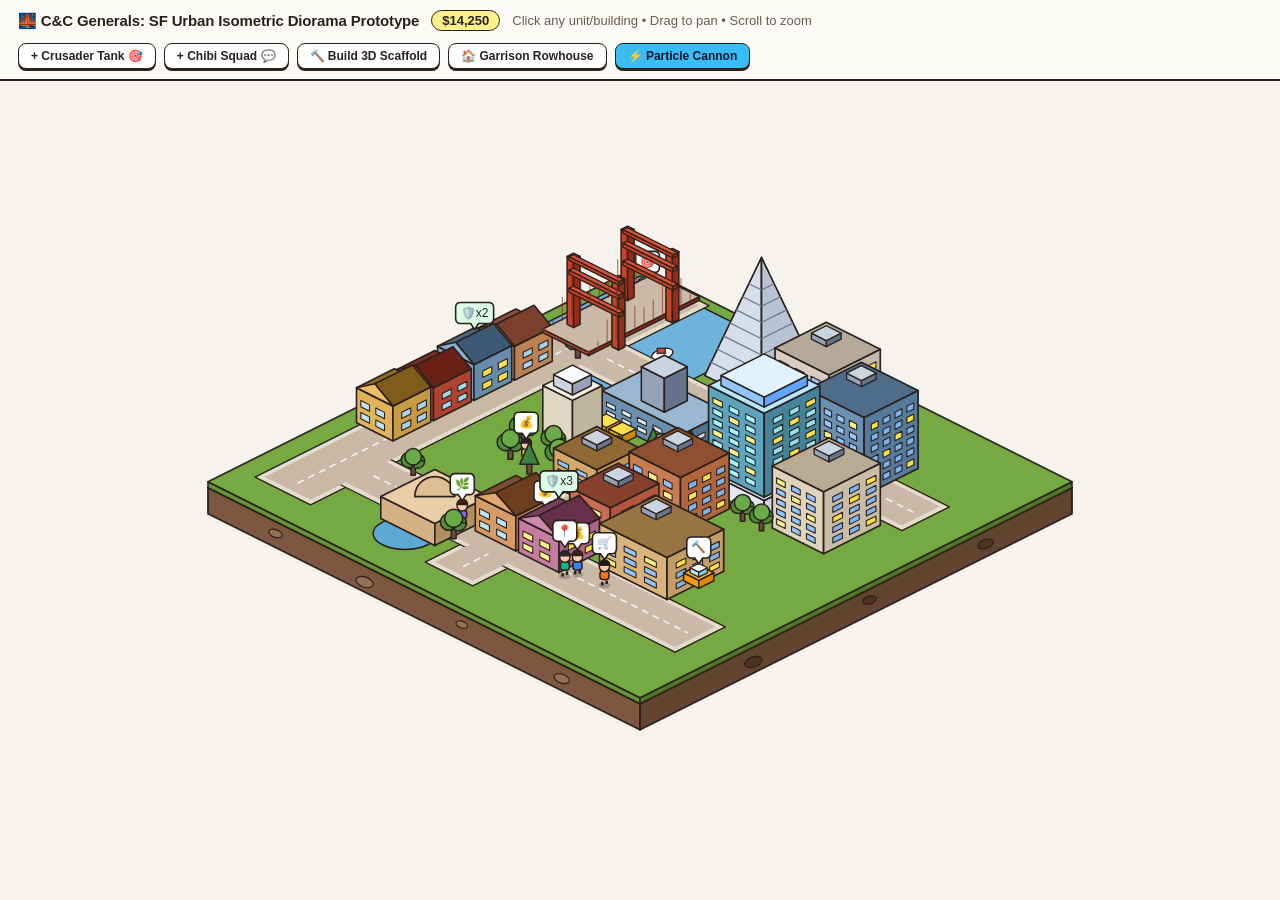
<file: diorama-prototype.html>
<!DOCTYPE html>
<html lang="en">
<head>
  <meta charset="UTF-8" />
  <meta name="viewport" content="width=device-width, initial-scale=1.0" />
  <title>C&amp;C Generals: San Francisco Isometric Vector-Cel Diorama Prototype</title>
  <style>
    * { box-sizing: border-box; margin: 0; padding: 0; }
    body {
      background: #f6f3ee;
      color: #2b211c;
      font-family: -apple-system, BlinkMacSystemFont, "Segoe UI", Roboto, sans-serif;
      overflow: hidden;
      height: 100vh;
      display: flex;
      flex-direction: column;
    }
    .toolbar {
      display: flex;
      flex-wrap: wrap;
      align-items: center;
      justify-content: space-between;
      gap: 12px;
      padding: 10px 18px;
      background: #fdfbf7;
      border-bottom: 2px solid #2b211c;
      z-index: 10;
    }
    .toolbar-left {
      display: flex;
      align-items: center;
      gap: 12px;
    }
    .title {
      font-weight: 800;
      font-size: 15px;
      letter-spacing: -0.01em;
    }
    .credits-pill {
      background: #fef08a;
      border: 1.5px solid #2b211c;
      padding: 2px 10px;
      border-radius: 999px;
      font-weight: 800;
      font-size: 13px;
    }
    .status-text {
      font-size: 13px;
      color: #6b5a4e;
      font-weight: 500;
    }
    .btn-group {
      display: flex;
      flex-wrap: wrap;
      gap: 8px;
    }
    button {
      background: #ffffff;
      color: #2b211c;
      border: 1.8px solid #2b211c;
      box-shadow: 0 2px 0 #2b211c;
      border-radius: 8px;
      padding: 5px 12px;
      font-size: 12px;
      font-weight: 700;
      cursor: pointer;
      transition: transform 0.08s ease, background 0.12s ease;
    }
    button:hover {
      background: #fef9c3;
      transform: translateY(-1px);
    }
    button:active {
      transform: translateY(1px);
      box-shadow: 0 0 0 #2b211c;
    }
    button.primary {
      background: #38bdf8;
      color: #0f172a;
    }
    #dioramaCanvas {
      flex: 1;
      width: 100%;
      height: 100%;
      cursor: grab;
      display: block;
    }
    #dioramaCanvas:active {
      cursor: grabbing;
    }
  </style>
</head>
<body>
  <div class="toolbar">
    <div class="toolbar-left">
      <span class="title">🌉 C&amp;C Generals: SF Urban Isometric Diorama Prototype</span>
      <span id="hudCredits" class="credits-pill">$14,250</span>
      <span id="hudSelected" class="status-text">Click any unit/building • Drag to pan • Scroll to zoom</span>
    </div>
    <div class="btn-group">
      <button id="btnSpawnTank">+ Crusader Tank 🎯</button>
      <button id="btnSpawnSquad">+ Chibi Squad 💬</button>
      <button id="btnBuild">🔨 Build 3D Scaffold</button>
      <button id="btnGarrison">🏠 Garrison Rowhouse</button>
      <button id="btnAirstrike" class="primary">⚡ Particle Cannon</button>
    </div>
  </div>
  <canvas id="dioramaCanvas"></canvas>

  <script>
    (function () {
      const canvas = document.getElementById('dioramaCanvas');
      const ctx = canvas.getContext('2d');
      const creditsEl = document.getElementById('hudCredits');
      const selectedEl = document.getElementById('hudSelected');

      const INK = '#2b211c';
      const TILE_W = 54;
      const TILE_H = 27;
      const GRID_N = 16;

      let credits = 14250;
      let camX = 0;
      let camY = -20;
      let zoom = 1.0;
      let isDragging = false;
      let dragStartX = 0;
      let dragStartY = 0;
      let dragMoved = false;
      let selectedId = null;
      let hoveredBuildingId = null;
      let time = 0;

      function isoToScreen(gx, gy, gz = 0) {
        const sx = (gx - gy) * (TILE_W * 0.5);
        const sy = (gx + gy) * (TILE_H * 0.5) - gz;
        return { x: sx, y: sy };
      }

      function screenToIso(sx, sy) {
        const halfW = TILE_W * 0.5;
        const halfH = TILE_H * 0.5;
        const gx = (sy / halfH + sx / halfW) * 0.5;
        const gy = (sy / halfH - sx / halfW) * 0.5;
        return { gx, gy };
      }

      function shadeColor(hex, percent) {
        const num = parseInt(hex.replace('#', ''), 16);
        const r = Math.min(255, Math.max(0, (num >> 16) + percent));
        const g = Math.min(255, Math.max(0, ((num >> 8) & 0x00ff) + percent));
        const b = Math.min(255, Math.max(0, (num & 0x0000ff) + percent));
        return '#' + (0x1000000 + (r << 16) + (g << 8) + b).toString(16).slice(1);
      }

      function drawIsoBox(gx, gy, gz, w, d, h, topCol, leftCol, rightCol, strokeW = 1.7) {
        const p00 = isoToScreen(gx, gy, gz);
        const p10 = isoToScreen(gx + w, gy, gz);
        const p11 = isoToScreen(gx + w, gy + d, gz);
        const p01 = isoToScreen(gx, gy + d, gz);

        const t00 = isoToScreen(gx, gy, gz + h);
        const t10 = isoToScreen(gx + w, gy, gz + h);
        const t11 = isoToScreen(gx + w, gy + d, gz + h);
        const t01 = isoToScreen(gx, gy + d, gz + h);

        ctx.lineJoin = 'round';
        ctx.lineCap = 'round';
        ctx.strokeStyle = INK;
        ctx.lineWidth = strokeW;

        ctx.fillStyle = leftCol;
        ctx.beginPath();
        ctx.moveTo(p01.x, p01.y);
        ctx.lineTo(p11.x, p11.y);
        ctx.lineTo(t11.x, t11.y);
        ctx.lineTo(t01.x, t01.y);
        ctx.closePath();
        ctx.fill();
        ctx.stroke();

        ctx.fillStyle = rightCol;
        ctx.beginPath();
        ctx.moveTo(p10.x, p10.y);
        ctx.lineTo(p11.x, p11.y);
        ctx.lineTo(t11.x, t11.y);
        ctx.lineTo(t10.x, t10.y);
        ctx.closePath();
        ctx.fill();
        ctx.stroke();

        ctx.fillStyle = topCol;
        ctx.beginPath();
        ctx.moveTo(t00.x, t00.y);
        ctx.lineTo(t10.x, t10.y);
        ctx.lineTo(t11.x, t11.y);
        ctx.lineTo(t01.x, t01.y);
        ctx.closePath();
        ctx.fill();
        ctx.stroke();
      }

      function drawIsoWindows(gx, gy, gz, w, d, h, rows, colsLeft, colsRight, winCol = '#7ec8e3', litEvery = 0) {
        ctx.strokeStyle = INK;
        ctx.lineWidth = 1.1;

        if (colsLeft > 0) {
          for (let r = 0; r < rows; r++) {
            const z0 = gz + 6 + (r / rows) * (h - 11);
            const z1 = z0 + Math.max(4, (h - 12) / rows * 0.55);
            for (let c = 0; c < colsLeft; c++) {
              const x0 = gx + 0.16 + (c / colsLeft) * (w - 0.24);
              const x1 = x0 + ((w - 0.24) / colsLeft) * 0.58;
              const a = isoToScreen(x0, gy + d, z0);
              const b = isoToScreen(x1, gy + d, z0);
              const cPt = isoToScreen(x1, gy + d, z1);
              const dPt = isoToScreen(x0, gy + d, z1);
              ctx.fillStyle = (litEvery > 0 && ((r + c) % litEvery === 0)) ? '#fef08a' : winCol;
              ctx.beginPath();
              ctx.moveTo(a.x, a.y);
              ctx.lineTo(b.x, b.y);
              ctx.lineTo(cPt.x, cPt.y);
              ctx.lineTo(dPt.x, dPt.y);
              ctx.closePath();
              ctx.fill();
              ctx.stroke();
            }
          }
        }

        if (colsRight > 0) {
          for (let r = 0; r < rows; r++) {
            const z0 = gz + 6 + (r / rows) * (h - 11);
            const z1 = z0 + Math.max(4, (h - 12) / rows * 0.55);
            for (let c = 0; c < colsRight; c++) {
              const y0 = gy + 0.16 + (c / colsRight) * (d - 0.24);
              const y1 = y0 + ((d - 0.24) / colsRight) * 0.58;
              const a = isoToScreen(gx + w, y1, z0);
              const b = isoToScreen(gx + w, y0, z0);
              const cPt = isoToScreen(gx + w, y0, z1);
              const dPt = isoToScreen(gx + w, y1, z1);
              ctx.fillStyle = (litEvery > 0 && ((r + c) % litEvery === 0)) ? '#fde047' : shadeColor(winCol, -18);
              ctx.beginPath();
              ctx.moveTo(a.x, a.y);
              ctx.lineTo(b.x, b.y);
              ctx.lineTo(cPt.x, cPt.y);
              ctx.lineTo(dPt.x, dPt.y);
              ctx.closePath();
              ctx.fill();
              ctx.stroke();
            }
          }
        }
      }

      function drawVictorianGable(gx, gy, gz, w, d, roofH, roofCol, wallCol) {
        const fL = isoToScreen(gx, gy + d, gz);
        const fR = isoToScreen(gx + w, gy + d, gz);
        const fApex = isoToScreen(gx + w * 0.5, gy + d, gz + roofH);
        const bApex = isoToScreen(gx + w * 0.5, gy, gz + roofH);
        const bR = isoToScreen(gx + w, gy, gz);

        ctx.strokeStyle = INK;
        ctx.lineWidth = 1.6;

        ctx.fillStyle = shadeColor(roofCol, -15);
        ctx.beginPath();
        ctx.moveTo(fApex.x, fApex.y);
        ctx.lineTo(bApex.x, bApex.y);
        ctx.lineTo(bR.x, bR.y);
        ctx.lineTo(fR.x, fR.y);
        ctx.closePath();
        ctx.fill();
        ctx.stroke();

        ctx.fillStyle = wallCol;
        ctx.beginPath();
        ctx.moveTo(fL.x, fL.y);
        ctx.lineTo(fR.x, fR.y);
        ctx.lineTo(fApex.x, fApex.y);
        ctx.closePath();
        ctx.fill();
        ctx.stroke();
      }

      const buildings = [
        { id: 'vic1', type: 'VICTORIAN', name: 'Victorian Rowhouse #1', gx: 0.6, gy: 5.2, w: 1.35, d: 1.4, h: 34, color: '#d49a6a', roof: '#8c4f3e', garrisoned: 0 },
        { id: 'vic2', type: 'VICTORIAN', name: 'Victorian Rowhouse #2', gx: 0.6, gy: 6.7, w: 1.35, d: 1.4, h: 36, color: '#7ea3c4', roof: '#4b6884', garrisoned: 2 },
        { id: 'vic3', type: 'VICTORIAN', name: 'Victorian Rowhouse #3', gx: 0.6, gy: 8.2, w: 1.35, d: 1.4, h: 33, color: '#c85a48', roof: '#7a2f24', garrisoned: 0 },
        { id: 'vic4', type: 'VICTORIAN', name: 'Victorian Rowhouse #4', gx: 0.6, gy: 9.7, w: 1.35, d: 1.4, h: 35, color: '#e0b25b', roof: '#8f6b29', garrisoned: 0 },
        { id: 'vic5', type: 'VICTORIAN', name: 'Haight Garrison House', gx: 8.4, gy: 11.4, w: 1.5, d: 1.5, h: 34, color: '#c47ca0', roof: '#753f5a', garrisoned: 3 },
        { id: 'vic6', type: 'VICTORIAN', name: 'Alamo Garrison House', gx: 6.8, gy: 11.4, w: 1.5, d: 1.5, h: 35, color: '#d99b66', roof: '#7d4e2d', garrisoned: 0 },
        { id: 'pyramid', type: 'PYRAMID', name: 'Transamerica Strategy Spire', gx: 5.3, gy: 0.8, w: 2.1, d: 2.1, h: 118, color: '#e2e6ec', garrisoned: 0 },
        { id: 'tower', type: 'SKYSCRAPER', name: 'Bay Command Skyscraper', gx: 9.4, gy: 4.8, w: 2.3, d: 2.3, h: 110, color: '#63a4be', garrisoned: 0 },
        { id: 'high1', type: 'OFFICE', name: 'Financial Tech Annex', gx: 8.1, gy: 1.2, w: 2.0, d: 1.9, h: 68, color: '#d8cfc2', roof: '#b5aa9a', rows: 5, cols: 3 },
        { id: 'high2', type: 'OFFICE', name: 'Embarcadero Supply Tower', gx: 10.6, gy: 2.4, w: 2.1, d: 2.0, h: 78, color: '#6b90b2', roof: '#4e6d8a', rows: 6, cols: 4 },
        { id: 'high3', type: 'OFFICE', name: 'Brick Command Lofts', gx: 8.8, gy: 7.4, w: 1.9, d: 1.8, h: 56, color: '#c97b53', roof: '#8f4f30', rows: 4, cols: 3 },
        { id: 'high4', type: 'OFFICE', name: 'Marina Barracks Block', gx: 12.2, gy: 5.2, w: 1.9, d: 2.1, h: 62, color: '#dfd3be', roof: '#b8aa93', rows: 5, cols: 3 },
        { id: 'ferry', type: 'FERRY_DOCK', name: 'Ferry Building Supply Dock ($24,000)', gx: 5.0, gy: 4.9, w: 3.1, d: 1.5, h: 28, color: '#688fb5' },
        { id: 'warfac', type: 'WAR_FACTORY', name: 'USA Urban War Factory', gx: 10.4, gy: 9.8, w: 2.5, d: 2.1, h: 42, color: '#d9b37c', roof: '#997443', rows: 3, cols: 3 },
        { id: 'shop1', type: 'SHOP', name: 'Union Square Supply Depot', gx: 8.8, gy: 9.6, w: 1.5, d: 1.8, h: 50, color: '#c86d51', roof: '#87422d', rows: 4, cols: 2 },
        { id: 'shop2', type: 'SHOP', name: 'Chinatown Outpost', gx: 6.6, gy: 8.2, w: 1.6, d: 1.6, h: 38, color: '#d6a868', roof: '#8f6834', rows: 3, cols: 2 },
        { id: 'coit', type: 'COIT', name: 'Coit Radar Observation Tower', gx: 4.6, gy: 7.1, w: 1.1, d: 1.1, h: 52, color: '#e6dec8' },
        { id: 'rotunda', type: 'ROTUNDA', name: 'Palace Rotunda Field Hospital', gx: 4.6, gy: 12.2, w: 2.0, d: 2.0, h: 36, color: '#d8b48a' }
      ];

      const trees = [
        { gx: 4.5, gy: 8.8, type: 'ROUND', scale: 1.15 },
        { gx: 5.4, gy: 8.6, type: 'ROUND', scale: 1.0 },
        { gx: 6.1, gy: 9.1, type: 'ROUND', scale: 1.1 },
        { gx: 4.8, gy: 9.6, type: 'ROUND', scale: 1.05 },
        { gx: 5.7, gy: 9.8, type: 'PINE', scale: 1.05 },
        { gx: 3.6, gy: 12.0, type: 'ROUND', scale: 0.95 },
        { gx: 6.7, gy: 13.6, type: 'ROUND', scale: 1.05 },
        { gx: 7.4, gy: 6.9, type: 'PINE', scale: 1.0 },
        { gx: 8.2, gy: 6.3, type: 'PINE', scale: 1.0 },
        { gx: 2.3, gy: 4.6, type: 'PALM', scale: 1.05 },
        { gx: 11.4, gy: 7.6, type: 'ROUND', scale: 0.95 },
        { gx: 12.1, gy: 7.6, type: 'ROUND', scale: 0.95 }
      ];

      let nextUnitId = 1;
      const units = [
        { id: nextUnitId++, type: 'TANK', name: 'Crusader MBT', gx: 1.5, gy: 3.2, targetGx: 1.5, targetGy: 0.8, color: '#4b7bec', bubble: '🎯', patrolA: { gx: 1.5, gy: 4.2 }, patrolB: { gx: 1.5, gy: 0.7 } },
        { id: nextUnitId++, type: 'HUMVEE', name: 'TOW Humvee', gx: 2.1, gy: 1.4, targetGx: 2.1, targetGy: 4.2, color: '#d97706', bubble: null, patrolA: { gx: 2.1, gy: 0.8 }, patrolB: { gx: 2.1, gy: 4.3 } },
        { id: nextUnitId++, type: 'SUPPLY_TRUCK', name: 'Supply Truck', gx: 7.6, gy: 5.5, targetGx: 10.2, targetGy: 11.8, color: '#eab308', bubble: '💰', patrolA: { gx: 7.4, gy: 4.6 }, patrolB: { gx: 11.5, gy: 12.4 } },
        { id: nextUnitId++, type: 'CABLE_CAR', name: 'Tactical Transport', gx: 7.4, gy: 10.5, targetGx: 7.4, targetGy: 6.5, color: '#e67e22', bubble: '🛒', patrolA: { gx: 7.4, gy: 11.2 }, patrolB: { gx: 7.4, gy: 6.2 } },
        { id: nextUnitId++, type: 'DOZER', name: 'USA Construction Dozer', gx: 12.8, gy: 12.6, targetGx: 12.8, targetGy: 10.2, color: '#f59e0b', bubble: '🔨', patrolA: { gx: 13.2, gy: 12.8 }, patrolB: { gx: 13.2, gy: 9.2 } },
        { id: nextUnitId++, type: 'CHIBI', name: 'Supply Worker', gx: 9.2, gy: 12.6, targetGx: 12.5, targetGy: 12.6, shirt: '#3b82f6', hair: '#3d2314', bubble: '💰', patrolA: { gx: 8.5, gy: 12.6 }, patrolB: { gx: 13.4, gy: 12.6 } },
        { id: nextUnitId++, type: 'CHIBI', name: 'Ranger Scout', gx: 11.2, gy: 12.9, targetGx: 8.6, targetGy: 12.9, shirt: '#10b981', hair: '#1e293b', bubble: '📍', patrolA: { gx: 13.0, gy: 12.9 }, patrolB: { gx: 8.4, gy: 12.9 } },
        { id: nextUnitId++, type: 'CHIBI', name: 'Urban Engineer', gx: 8.2, gy: 10.6, targetGx: 8.2, targetGy: 13.4, shirt: '#ef4444', hair: '#27272a', bubble: '💰', patrolA: { gx: 8.2, gy: 9.8 }, patrolB: { gx: 8.2, gy: 13.8 } },
        { id: nextUnitId++, type: 'CHIBI', name: 'Medic Specialist', gx: 6.3, gy: 11.8, targetGx: 6.3, targetGy: 14.2, shirt: '#8b5cf6', hair: '#451a03', bubble: '🌿', patrolA: { gx: 6.3, gy: 10.8 }, patrolB: { gx: 6.3, gy: 14.4 } },
        { id: nextUnitId++, type: 'CHIBI', name: 'Quartermaster', gx: 10.1, gy: 12.5, targetGx: 13.2, targetGy: 12.5, shirt: '#f97316', hair: '#1c1917', bubble: '🛒', patrolA: { gx: 9.0, gy: 12.5 }, patrolB: { gx: 13.5, gy: 12.5 } },
        { id: nextUnitId++, type: 'CHIBI', name: 'Park Ranger', gx: 4.1, gy: 9.4, targetGx: 6.2, targetGy: 9.4, shirt: '#eab308', hair: '#292524', bubble: '💰', patrolA: { gx: 3.8, gy: 9.4 }, patrolB: { gx: 6.4, gy: 9.4 } }
      ];

      const floatingTexts = [];
      let activeBeam = null;

      function resizeCanvas() {
        const rect = canvas.getBoundingClientRect();
        const dpr = window.devicePixelRatio || 1;
        canvas.width = Math.round(rect.width * dpr);
        canvas.height = Math.round(rect.height * dpr);
      }
      window.addEventListener('resize', resizeCanvas);
      resizeCanvas();

      function drawTerrainSlab() {
        const slabDepth = 32;
        const grassLip = 6;
        drawIsoBox(0, 0, -slabDepth, GRID_N, GRID_N, slabDepth - grassLip, '#7cb342', '#7c5841', '#614330', 1.8);
        drawIsoBox(0, 0, -grassLip, GRID_N, GRID_N, grassLip, '#75a942', '#649436', '#4f7828', 1.6);

        const pebbles = [
          { side: 'L', pos: 2.5, z: -18, r: 7 },
          { side: 'L', pos: 5.8, z: -22, r: 9 },
          { side: 'L', pos: 9.4, z: -16, r: 6 },
          { side: 'L', pos: 13.1, z: -20, r: 8 },
          { side: 'R', pos: 3.2, z: -19, r: 8 },
          { side: 'R', pos: 7.5, z: -17, r: 7 },
          { side: 'R', pos: 11.8, z: -21, r: 9 }
        ];
        for (const pb of pebbles) {
          const pt = pb.side === 'L'
            ? isoToScreen(pb.pos, GRID_N, pb.z)
            : isoToScreen(GRID_N, pb.pos, pb.z);
          ctx.fillStyle = pb.side === 'L' ? '#967056' : '#4d3324';
          ctx.strokeStyle = INK;
          ctx.lineWidth = 1.2;
          ctx.beginPath();
          ctx.ellipse(pt.x, pt.y, pb.r, pb.r * 0.55, pb.side === 'L' ? 0.35 : -0.35, 0, Math.PI * 2);
          ctx.fill();
          ctx.stroke();
        }

        const w00 = isoToScreen(0.4, 0.4, 0.5);
        const w10 = isoToScreen(5.2, 0.4, 0.5);
        const w11 = isoToScreen(5.2, 5.2, 0.5);
        const w01 = isoToScreen(0.4, 5.2, 0.5);
        ctx.fillStyle = '#6db3dc';
        ctx.strokeStyle = INK;
        ctx.lineWidth = 1.6;
        ctx.beginPath();
        ctx.moveTo(w00.x, w00.y);
        ctx.lineTo(w10.x, w10.y);
        ctx.lineTo(w11.x, w11.y);
        ctx.lineTo(w01.x, w01.y);
        ctx.closePath();
        ctx.fill();
        ctx.stroke();

        const boatX = 3.5 + Math.sin(time * 1.3) * 0.25;
        const boatY = 2.9 + Math.cos(time * 1.1) * 0.15;
        const bPt = isoToScreen(boatX, boatY, 1.5);
        ctx.fillStyle = '#f8fafc';
        ctx.strokeStyle = INK;
        ctx.lineWidth = 1.3;
        ctx.beginPath();
        ctx.ellipse(bPt.x, bPt.y, 11, 5.5, -0.3, 0, Math.PI * 2);
        ctx.fill();
        ctx.stroke();
        ctx.fillStyle = '#c84b31';
        ctx.fillRect(bPt.x - 5, bPt.y - 6, 8, 5);
        ctx.strokeRect(bPt.x - 5, bPt.y - 6, 8, 5);

        const roads = [
          { gx: 0.9, gy: 0.4, w: 1.7, d: 14.4 },
          { gx: 2.6, gy: 3.4, w: 11.9, d: 1.4 },
          { gx: 7.2, gy: 4.8, w: 1.4, d: 10.0 },
          { gx: 2.6, gy: 12.0, w: 12.2, d: 1.5 }
        ];

        for (const r of roads) {
          const p0 = isoToScreen(r.gx - 0.18, r.gy - 0.18, 0.6);
          const p1 = isoToScreen(r.gx + r.w + 0.18, r.gy - 0.18, 0.6);
          const p2 = isoToScreen(r.gx + r.w + 0.18, r.gy + r.d + 0.18, 0.6);
          const p3 = isoToScreen(r.gx - 0.18, r.gy + r.d + 0.18, 0.6);
          ctx.fillStyle = '#e5dccb';
          ctx.strokeStyle = INK;
          ctx.lineWidth = 1.3;
          ctx.beginPath();
          ctx.moveTo(p0.x, p0.y);
          ctx.lineTo(p1.x, p1.y);
          ctx.lineTo(p2.x, p2.y);
          ctx.lineTo(p3.x, p3.y);
          ctx.closePath();
          ctx.fill();
          ctx.stroke();
        }

        for (const r of roads) {
          const p0 = isoToScreen(r.gx, r.gy, 0.8);
          const p1 = isoToScreen(r.gx + r.w, r.gy, 0.8);
          const p2 = isoToScreen(r.gx + r.w, r.gy + r.d, 0.8);
          const p3 = isoToScreen(r.gx, r.gy + r.d, 0.8);
          ctx.fillStyle = '#c9b9a6';
          ctx.beginPath();
          ctx.moveTo(p0.x, p0.y);
          ctx.lineTo(p1.x, p1.y);
          ctx.lineTo(p2.x, p2.y);
          ctx.lineTo(p3.x, p3.y);
          ctx.closePath();
          ctx.fill();

          ctx.save();
          ctx.strokeStyle = '#f8f5f0';
          ctx.lineWidth = 1.5;
          ctx.setLineDash([6, 6]);
          ctx.beginPath();
          if (r.w > r.d) {
            const a = isoToScreen(r.gx + 0.3, r.gy + r.d * 0.5, 1.0);
            const b = isoToScreen(r.gx + r.w - 0.3, r.gy + r.d * 0.5, 1.0);
            ctx.moveTo(a.x, a.y);
            ctx.lineTo(b.x, b.y);
          } else {
            const a = isoToScreen(r.gx + r.w * 0.5, r.gy + 0.3, 1.0);
            const b = isoToScreen(r.gx + r.w * 0.5, r.gy + r.d - 0.3, 1.0);
            ctx.moveTo(a.x, a.y);
            ctx.lineTo(b.x, b.y);
          }
          ctx.stroke();
          ctx.restore();
        }

        const pondPt = isoToScreen(5.6, 14.3, 1.0);
        ctx.fillStyle = '#5da9d6';
        ctx.strokeStyle = INK;
        ctx.lineWidth = 1.5;
        ctx.beginPath();
        ctx.ellipse(pondPt.x, pondPt.y, 32, 16, 0, 0, Math.PI * 2);
        ctx.fill();
        ctx.stroke();
      }

      function drawGoldenGateBridge() {
        drawIsoBox(0.9, 0.4, 6, 1.7, 4.1, 3.5, '#c9b9a6', '#b8432b', '#8f2e1b', 1.6);
        const towerGys = [1.4, 3.4];
        for (const tgy of towerGys) {
          drawIsoBox(0.82, tgy - 0.12, 0, 0.24, 0.24, 68, '#d95338', '#c84328', '#962d18', 1.5);
          drawIsoBox(2.48, tgy - 0.12, 0, 0.24, 0.24, 68, '#d95338', '#c84328', '#962d18', 1.5);
          drawIsoBox(0.85, tgy - 0.08, 32, 1.85, 0.16, 4, '#d95338', '#c84328', '#962d18', 1.3);
          drawIsoBox(0.85, tgy - 0.08, 50, 1.85, 0.16, 4, '#d95338', '#c84328', '#962d18', 1.3);
          drawIsoBox(0.85, tgy - 0.08, 64, 1.85, 0.16, 3.5, '#d95338', '#c84328', '#962d18', 1.3);
        }

        for (const gxSide of [0.94, 2.60]) {
          ctx.strokeStyle = '#a3321d';
          ctx.lineWidth = 2.0;
          ctx.beginPath();
          const steps = 24;
          for (let i = 0; i <= steps; i++) {
            const gy = 0.4 + (i / steps) * 4.1;
            let cableZ = 10;
            if (gy < 1.4) {
              const u = (gy - 0.4) / 1.0;
              cableZ = 10 + u * u * 58;
            } else if (gy <= 3.4) {
              const u = (gy - 2.4) / 1.0;
              cableZ = 26 + u * u * 42;
            } else {
              const u = (4.5 - gy) / 1.1;
              cableZ = 10 + u * u * 58;
            }
            const pt = isoToScreen(gxSide, gy, cableZ);
            if (i === 0) ctx.moveTo(pt.x, pt.y);
            else ctx.lineTo(pt.x, pt.y);

            if (i % 2 === 0) {
              const deckPt = isoToScreen(gxSide, gy, 9.5);
              ctx.save();
              ctx.strokeStyle = 'rgba(140, 42, 24, 0.65)';
              ctx.lineWidth = 1.1;
              ctx.beginPath();
              ctx.moveTo(pt.x, pt.y);
              ctx.lineTo(deckPt.x, deckPt.y);
              ctx.stroke();
              ctx.restore();
            }
          }
          ctx.stroke();
        }
      }

      function drawBuilding(b) {
        const isHov = hoveredBuildingId === b.id || selectedId === b.id;
        const baseZ = 1.0;

        if (b.type === 'SCAFFOLD') {
          b.progress = Math.min(1, (b.progress || 0) + 0.004);
          const curH = b.h * b.progress;
          drawIsoBox(b.gx, b.gy, baseZ, b.w, b.d, Math.max(4, curH), '#e2d5be', '#c9b38c', '#9e8863', 1.6);
          const p0 = isoToScreen(b.gx, b.gy + b.d, baseZ);
          const p1 = isoToScreen(b.gx + b.w, b.gy + b.d, baseZ + b.h);
          ctx.strokeStyle = '#d97706';
          ctx.lineWidth = 1.6;
          ctx.strokeRect(p0.x - 14, p1.y, 34, p0.y - p1.y);
          if (b.progress >= 1) b.type = 'OFFICE';
          return;
        }

        if (b.type === 'VICTORIAN') {
          drawIsoBox(b.gx, b.gy, baseZ, b.w, b.d, b.h, b.roof, b.color, shadeColor(b.color, -24), 1.6);
          drawIsoWindows(b.gx, b.gy, baseZ, b.w, b.d, b.h, 2, 2, 2, '#bae6fd', b.garrisoned > 0 ? 1 : 0);
          drawVictorianGable(b.gx, b.gy, baseZ + b.h, b.w, b.d, 13, b.roof, shadeColor(b.color, 12));
          if (b.garrisoned > 0) {
            const topPt = isoToScreen(b.gx + b.w * 0.5, b.gy + b.d * 0.5, baseZ + b.h + 18);
            drawComicBubble(topPt.x, topPt.y, `🛡️x${b.garrisoned}`, '#dcfce7');
          }
        } else if (b.type === 'PYRAMID') {
          const p10 = isoToScreen(b.gx + b.w, b.gy, baseZ);
          const p11 = isoToScreen(b.gx + b.w, b.gy + b.d, baseZ);
          const p01 = isoToScreen(b.gx, b.gy + b.d, baseZ);
          const apex = isoToScreen(b.gx + b.w * 0.5, b.gy + b.d * 0.5, baseZ + b.h);

          ctx.fillStyle = '#d8dee9';
          ctx.strokeStyle = INK;
          ctx.lineWidth = 1.7;
          ctx.beginPath();
          ctx.moveTo(p01.x, p01.y);
          ctx.lineTo(p11.x, p11.y);
          ctx.lineTo(apex.x, apex.y);
          ctx.closePath();
          ctx.fill();
          ctx.stroke();

          ctx.fillStyle = '#b8c4d4';
          ctx.beginPath();
          ctx.moveTo(p10.x, p10.y);
          ctx.lineTo(p11.x, p11.y);
          ctx.lineTo(apex.x, apex.y);
          ctx.closePath();
          ctx.fill();
          ctx.stroke();

          for (let i = 1; i <= 7; i++) {
            const t = i / 9;
            const lPt = isoToScreen(b.gx + b.w * 0.5 * t, b.gy + b.d * (1 - 0.5 * t), baseZ + b.h * t);
            const mPt = isoToScreen(b.gx + b.w * (1 - 0.5 * t), b.gy + b.d * (1 - 0.5 * t), baseZ + b.h * t);
            const rPt = isoToScreen(b.gx + b.w * (1 - 0.5 * t), b.gy + b.d * 0.5 * t, baseZ + b.h * t);
            ctx.strokeStyle = '#64748b';
            ctx.lineWidth = 1.2;
            ctx.beginPath();
            ctx.moveTo(lPt.x, lPt.y);
            ctx.lineTo(mPt.x, mPt.y);
            ctx.lineTo(rPt.x, rPt.y);
            ctx.stroke();
          }
        } else if (b.type === 'SKYSCRAPER') {
          drawIsoBox(b.gx, b.gy, baseZ, b.w, b.d, 18, '#dbeafe', '#e2e8f0', '#cbd5e1', 1.7);
          drawIsoBox(b.gx + 0.12, b.gy + 0.12, baseZ + 18, b.w - 0.24, b.d - 0.24, b.h - 26, '#bae6fd', '#5ea4bf', '#468299', 1.7);
          drawIsoWindows(b.gx + 0.12, b.gy + 0.12, baseZ + 18, b.w - 0.24, b.d - 0.24, b.h - 26, 7, 3, 3, '#a5f3fc', 3);
          drawIsoBox(b.gx + 0.35, b.gy + 0.35, baseZ + b.h - 8, b.w - 0.7, b.d - 0.7, 10, '#e0f2fe', '#93c5fd', '#60a5fa', 1.5);
        } else if (b.type === 'FERRY_DOCK') {
          drawIsoBox(b.gx, b.gy, baseZ, b.w, b.d, b.h, '#9bb8d3', '#6b8fae', '#527391', 1.7);
          drawIsoWindows(b.gx, b.gy, baseZ, b.w, b.d, b.h, 2, 5, 2, '#e0f2fe', 0);
          drawIsoBox(b.gx + 1.1, b.gy + 0.3, baseZ + b.h, 0.85, 0.85, 34, '#cbd5e1', '#94a3b8', '#64748b', 1.6);
          drawIsoBox(b.gx + 0.2, b.gy + 1.55, baseZ, 0.5, 0.5, 8, '#fde047', '#eab308', '#ca8a04', 1.3);
          drawIsoBox(b.gx + 0.8, b.gy + 1.55, baseZ, 0.5, 0.5, 8, '#fde047', '#eab308', '#ca8a04', 1.3);
        } else if (b.type === 'COIT') {
          drawIsoBox(b.gx, b.gy, baseZ, b.w, b.d, b.h, '#f5f0e1', '#dfd7c2', '#bfb69f', 1.6);
          drawIsoBox(b.gx + 0.2, b.gy + 0.2, baseZ + b.h, b.w - 0.4, b.d - 0.4, 11, '#f8fafc', '#cbd5e1', '#94a3b8', 1.4);
        } else if (b.type === 'ROTUNDA') {
          drawIsoBox(b.gx, b.gy, baseZ, b.w, b.d, 22, '#e8cfa8', '#d4b284', '#b08f63', 1.6);
          const domePt = isoToScreen(b.gx + b.w * 0.5, b.gy + b.d * 0.5, baseZ + 22);
          ctx.fillStyle = '#dfbe92';
          ctx.strokeStyle = INK;
          ctx.lineWidth = 1.7;
          ctx.beginPath();
          ctx.arc(domePt.x, domePt.y, 20, Math.PI, 0);
          ctx.closePath();
          ctx.fill();
          ctx.stroke();
        } else {
          drawIsoBox(b.gx, b.gy, baseZ, b.w, b.d, b.h, b.roof || shadeColor(b.color, 18), b.color, shadeColor(b.color, -22), 1.7);
          drawIsoWindows(b.gx, b.gy, baseZ, b.w, b.d, b.h, b.rows || 4, b.cols || 3, b.cols || 2, '#93c5fd', 4);
          drawIsoBox(b.gx + 0.35, b.gy + 0.35, baseZ + b.h, 0.55, 0.55, 6, '#cbd5e1', '#94a3b8', '#64748b', 1.3);
        }

        if (isHov) {
          const cPt = isoToScreen(b.gx + b.w * 0.5, b.gy + b.d * 0.5, baseZ + b.h + 12);
          ctx.fillStyle = '#fef08a';
          ctx.strokeStyle = INK;
          ctx.lineWidth = 1.4;
          ctx.font = 'bold 12px sans-serif';
          const tw = ctx.measureText(b.name).width + 14;
          ctx.fillRect(cPt.x - tw * 0.5, cPt.y - 11, tw, 20);
          ctx.strokeRect(cPt.x - tw * 0.5, cPt.y - 11, tw, 20);
          ctx.fillStyle = INK;
          ctx.textAlign = 'center';
          ctx.fillText(b.name, cPt.x, cPt.y + 3);
        }
      }

      function drawTree(t) {
        const pt = isoToScreen(t.gx, t.gy, 1.0);
        const s = (t.scale || 1) * 1.15;
        ctx.strokeStyle = INK;
        ctx.lineWidth = 1.5;

        ctx.fillStyle = '#6d4c3d';
        ctx.fillRect(pt.x - 2 * s, pt.y - 9 * s, 4 * s, 9 * s);
        ctx.strokeRect(pt.x - 2 * s, pt.y - 9 * s, 4 * s, 9 * s);

        if (t.type === 'PINE') {
          ctx.fillStyle = '#3b823e';
          ctx.beginPath();
          ctx.moveTo(pt.x, pt.y - 26 * s);
          ctx.lineTo(pt.x + 8 * s, pt.y - 8 * s);
          ctx.lineTo(pt.x - 8 * s, pt.y - 8 * s);
          ctx.closePath();
          ctx.fill();
          ctx.stroke();
        } else {
          ctx.fillStyle = '#4e8c3a';
          ctx.beginPath();
          ctx.arc(pt.x - 4 * s, pt.y - 14 * s, 7 * s, 0, Math.PI * 2);
          ctx.arc(pt.x + 4 * s, pt.y - 13 * s, 6.5 * s, 0, Math.PI * 2);
          ctx.fill();
          ctx.stroke();

          ctx.fillStyle = '#68ab48';
          ctx.beginPath();
          ctx.arc(pt.x, pt.y - 17 * s, 7.5 * s, 0, Math.PI * 2);
          ctx.fill();
          ctx.stroke();
        }
      }

      function drawComicBubble(x, y, iconText, bg = '#ffffff') {
        const bob = Math.sin(time * 5 + x * 0.1) * 2.5;
        const by = y + bob;
        const w = iconText.length > 2 ? 38 : 24;
        const h = 21;
        const r = 5;

        ctx.save();
        ctx.fillStyle = bg;
        ctx.strokeStyle = INK;
        ctx.lineWidth = 1.6;

        const x0 = x - w * 0.5;
        const y0 = by - h - 6;

        ctx.beginPath();
        ctx.moveTo(x0 + r, y0);
        ctx.lineTo(x0 + w - r, y0);
        ctx.quadraticCurveTo(x0 + w, y0, x0 + w, y0 + r);
        ctx.lineTo(x0 + w, y0 + h - r);
        ctx.quadraticCurveTo(x0 + w, y0 + h, x0 + w - r, y0 + h);
        ctx.lineTo(x + 4, y0 + h);
        ctx.lineTo(x, y0 + h + 6);
        ctx.lineTo(x - 4, y0 + h);
        ctx.lineTo(x0 + r, y0 + h);
        ctx.quadraticCurveTo(x0, y0 + h, x0, y0 + h - r);
        ctx.lineTo(x0, y0 + r);
        ctx.quadraticCurveTo(x0, y0, x0 + r, y0);
        ctx.closePath();
        ctx.fill();
        ctx.stroke();

        ctx.font = '12px sans-serif';
        ctx.textAlign = 'center';
        ctx.textBaseline = 'middle';
        ctx.fillStyle = INK;
        ctx.fillText(iconText, x, y0 + h * 0.52);
        ctx.restore();
      }

      function drawUnit(u) {
        const isBridge = u.gx >= 0.85 && u.gx <= 2.65 && u.gy >= 0.4 && u.gy <= 4.5;
        const baseZ = isBridge ? 10.0 : 1.2;
        const pt = isoToScreen(u.gx, u.gy, baseZ);
        const isSel = selectedId === u.id;

        if (isSel) {
          ctx.strokeStyle = '#22c55e';
          ctx.lineWidth = 2.2;
          ctx.beginPath();
          ctx.ellipse(pt.x, pt.y + 1, 14, 7, 0, 0, Math.PI * 2);
          ctx.stroke();
        }

        if (u.type === 'CHIBI') {
          const walkBob = Math.abs(Math.sin(time * 12 + u.id * 1.7)) * 3.0;
          const stride = Math.sin(time * 12 + u.id * 1.7) * 2.5;

          ctx.fillStyle = 'rgba(43, 33, 28, 0.22)';
          ctx.beginPath();
          ctx.ellipse(pt.x, pt.y + 1, 6, 3, 0, 0, Math.PI * 2);
          ctx.fill();

          ctx.fillStyle = INK;
          ctx.fillRect(pt.x - 3.5, pt.y - 3 + stride * 0.4, 2.5, 3.5);
          ctx.fillRect(pt.x + 1, pt.y - 3 - stride * 0.4, 2.5, 3.5);

          ctx.fillStyle = u.shirt || '#3b82f6';
          ctx.strokeStyle = INK;
          ctx.lineWidth = 1.5;
          ctx.beginPath();
          ctx.roundRect(pt.x - 4.5, pt.y - 11 - walkBob, 9, 8.5, 3);
          ctx.fill();
          ctx.stroke();

          ctx.fillStyle = '#f6ccb0';
          ctx.beginPath();
          ctx.arc(pt.x, pt.y - 15.5 - walkBob, 5.2, 0, Math.PI * 2);
          ctx.fill();
          ctx.stroke();

          ctx.fillStyle = u.hair || '#2b211c';
          ctx.beginPath();
          ctx.arc(pt.x, pt.y - 16.8 - walkBob, 5.3, Math.PI, 0);
          ctx.closePath();
          ctx.fill();
          ctx.stroke();

          if (u.bubble) {
            drawComicBubble(pt.x, pt.y - 23 - walkBob, u.bubble);
          }
        } else {
          drawIsoBox(u.gx - 0.28, u.gy - 0.28, baseZ, 0.56, 0.56, 8, shadeColor(u.color, 18), u.color, shadeColor(u.color, -22), 1.5);
          drawIsoBox(u.gx - 0.16, u.gy - 0.16, baseZ + 8, 0.32, 0.32, 5, '#f8fafc', '#bae6fd', '#7dd3fc', 1.3);

          if (u.type === 'TANK') {
            const topPt = isoToScreen(u.gx, u.gy, baseZ + 11);
            ctx.strokeStyle = INK;
            ctx.lineWidth = 3.0;
            ctx.beginPath();
            ctx.moveTo(topPt.x, topPt.y);
            ctx.lineTo(topPt.x + 13, topPt.y - 5);
            ctx.stroke();
          }

          if (u.bubble) {
            const topPt = isoToScreen(u.gx, u.gy, baseZ + 16);
            drawComicBubble(topPt.x, topPt.y, u.bubble);
          }
        }
      }

      function update(dt) {
        time += dt;

        for (const u of units) {
          const dx = u.targetGx - u.gx;
          const dy = u.targetGy - u.gy;
          const dist = Math.hypot(dx, dy);
          const speed = u.type === 'CHIBI' ? 0.85 : 1.55;

          if (dist < 0.15) {
            if (u.patrolA && u.patrolB) {
              const toA = Math.hypot(u.gx - u.patrolA.gx, u.gy - u.patrolA.gy);
              const next = toA < 0.4 ? u.patrolB : u.patrolA;
              u.targetGx = next.gx;
              u.targetGy = next.gy;
              if (u.type === 'SUPPLY_TRUCK' && toA < 0.4) {
                credits += 450;
                creditsEl.textContent = '$' + credits.toLocaleString();
                const pt = isoToScreen(u.gx, u.gy, 20);
                floatingTexts.push({ x: pt.x, y: pt.y, text: '+$450 SUPPLY', timer: 1.4 });
              }
            }
          } else {
            u.gx += (dx / dist) * speed * dt;
            u.gy += (dy / dist) * speed * dt;
          }
        }

        for (let i = floatingTexts.length - 1; i >= 0; i--) {
          floatingTexts[i].timer -= dt;
          floatingTexts[i].y -= 20 * dt;
          if (floatingTexts[i].timer <= 0) floatingTexts.splice(i, 1);
        }

        if (activeBeam) {
          activeBeam.timer -= dt;
          activeBeam.gx += 0.7 * dt;
          if (activeBeam.timer <= 0) activeBeam = null;
        }
      }

      function render() {
        const dpr = window.devicePixelRatio || 1;
        const w = canvas.width / dpr;
        const h = canvas.height / dpr;

        ctx.save();
        ctx.setTransform(dpr, 0, 0, dpr, 0, 0);

        ctx.fillStyle = '#f6f3ee';
        ctx.fillRect(0, 0, w, h);

        ctx.translate(w * 0.5 + camX, h * 0.25 + camY);
        ctx.scale(zoom, zoom);

        drawTerrainSlab();

        const drawList = [];
        for (const b of buildings) {
          drawList.push({ depth: (b.gx + b.w * 0.5) + (b.gy + b.d * 0.5), kind: 'B', item: b });
        }
        for (const t of trees) {
          drawList.push({ depth: t.gx + t.gy, kind: 'T', item: t });
        }
        for (const u of units) {
          drawList.push({ depth: u.gx + u.gy + 0.1, kind: 'U', item: u });
        }
        drawList.sort((a, b) => a.depth - b.depth);

        for (const entry of drawList) {
          if (entry.kind === 'B') drawBuilding(entry.item);
          else if (entry.kind === 'T') drawTree(entry.item);
          else if (entry.kind === 'U') drawUnit(entry.item);
        }

        drawGoldenGateBridge();

        if (activeBeam) {
          const bPt = isoToScreen(activeBeam.gx, activeBeam.gy, 2);
          ctx.fillStyle = 'rgba(56, 189, 248, 0.35)';
          ctx.fillRect(bPt.x - 18, bPt.y - 400, 36, 400);
          ctx.fillStyle = '#e0f2fe';
          ctx.strokeStyle = INK;
          ctx.lineWidth = 1.6;
          ctx.fillRect(bPt.x - 7, bPt.y - 400, 14, 400);
          ctx.strokeRect(bPt.x - 7, bPt.y - 400, 14, 400);
          ctx.beginPath();
          ctx.ellipse(bPt.x, bPt.y, 28, 14, 0, 0, Math.PI * 2);
          ctx.fill();
          ctx.stroke();
        }

        for (const ft of floatingTexts) {
          ctx.font = 'bold 13px sans-serif';
          ctx.fillStyle = '#15803d';
          ctx.textAlign = 'center';
          ctx.fillText(ft.text, ft.x, ft.y);
        }

        ctx.restore();
      }

      canvas.addEventListener('mousedown', (e) => {
        isDragging = true;
        dragMoved = false;
        dragStartX = e.clientX - camX;
        dragStartY = e.clientY - camY;
      });

      window.addEventListener('mousemove', (e) => {
        const rect = canvas.getBoundingClientRect();
        const mx = (e.clientX - rect.left - (rect.width * 0.5 + camX)) / zoom;
        const my = (e.clientY - rect.top - (rect.height * 0.25 + camY)) / zoom;
        const iso = screenToIso(mx, my);

        hoveredBuildingId = null;
        for (const b of buildings) {
          if (iso.gx >= b.gx && iso.gx <= b.gx + b.w && iso.gy >= b.gy && iso.gy <= b.gy + b.d) {
            hoveredBuildingId = b.id;
            break;
          }
        }

        if (isDragging) {
          const nx = e.clientX - dragStartX;
          const ny = e.clientY - dragStartY;
          if (Math.hypot(nx - camX, ny - camY) > 4) dragMoved = true;
          camX = nx;
          camY = ny;
        }
      });

      window.addEventListener('mouseup', (e) => {
        if (!isDragging) return;
        isDragging = false;
        if (dragMoved) return;

        const rect = canvas.getBoundingClientRect();
        const mx = (e.clientX - rect.left - (rect.width * 0.5 + camX)) / zoom;
        const my = (e.clientY - rect.top - (rect.height * 0.25 + camY)) / zoom;
        const iso = screenToIso(mx, my);

        const hitUnit = units.find(u => Math.hypot(u.gx - iso.gx, u.gy - iso.gy) < 0.85);
        if (hitUnit) {
          selectedId = hitUnit.id;
          selectedEl.textContent = `Selected: ${hitUnit.name} (Click road to move)`;
          return;
        }

        const selUnit = units.find(u => u.id === selectedId);
        if (selUnit && iso.gx >= 0.5 && iso.gx <= 15.2 && iso.gy >= 0.5 && iso.gy <= 15.2) {
          selUnit.targetGx = iso.gx;
          selUnit.targetGy = iso.gy;
          selUnit.patrolA = null;
          selUnit.patrolB = null;
          selUnit.bubble = '📍';
          selectedEl.textContent = `${selUnit.name} moving to (${iso.gx.toFixed(1)}, ${iso.gy.toFixed(1)})`;
        }
      });

      canvas.addEventListener('wheel', (e) => {
        e.preventDefault();
        zoom = Math.max(0.65, Math.min(1.65, zoom - e.deltaY * 0.001));
      }, { passive: false });

      document.getElementById('btnSpawnTank').addEventListener('click', () => {
        const u = {
          id: nextUnitId++,
          type: 'TANK',
          name: 'Crusader MBT',
          gx: 11.4,
          gy: 12.4,
          targetGx: 7.8,
          targetGy: 6.2,
          color: '#3b82f6',
          bubble: '🎯'
        };
        units.push(u);
        selectedId = u.id;
        selectedEl.textContent = 'Spawned Crusader Tank at War Factory!';
      });

      document.getElementById('btnSpawnSquad').addEventListener('click', () => {
        const icons = ['💰', '🛒', '📍', '🎯'];
        const colors = ['#ef4444', '#3b82f6', '#10b981', '#8b5cf6'];
        const u = {
          id: nextUnitId++,
          type: 'CHIBI',
          name: 'Chibi Ranger Squad',
          gx: 8.0 + (Math.random() - 0.5),
          gy: 12.6,
          targetGx: 7.8,
          targetGy: 5.5,
          shirt: colors[units.length % colors.length],
          hair: '#2b211c',
          bubble: icons[units.length % icons.length]
        };
        units.push(u);
        selectedId = u.id;
        selectedEl.textContent = 'Spawned Chibi Squad with status bubble!';
      });

      document.getElementById('btnBuild').addEventListener('click', () => {
        buildings.push({
          id: 'b_' + Date.now(),
          type: 'SCAFFOLD',
          name: 'New Patriot Defense Tower',
          gx: 3.1,
          gy: 6.2,
          w: 1.5,
          d: 1.5,
          h: 44,
          color: '#7ea3c4',
          roof: '#4b6884',
          progress: 0.05
        });
        selectedEl.textContent = 'Constructing 3D Isometric Building with Scaffolding!';
      });

      document.getElementById('btnGarrison').addEventListener('click', () => {
        const vics = buildings.filter(b => b.type === 'VICTORIAN');
        const target = vics[Math.floor(Math.random() * vics.length)];
        target.garrisoned = ((target.garrisoned || 0) % 4) + 1;
        selectedEl.textContent = `Garrisoned ${target.name} (${target.garrisoned}/4 squads inside)!`;
      });

      document.getElementById('btnAirstrike').addEventListener('click', () => {
        activeBeam = { gx: 6.5, gy: 7.5, timer: 2.2 };
        selectedEl.textContent = 'Orbital Particle Cannon Sweep Active!';
      });

      let last = performance.now();
      function loop(now) {
        const dt = Math.min(0.05, (now - last) / 1000);
        last = now;
        update(dt);
        render();
        requestAnimationFrame(loop);
      }
      requestAnimationFrame(loop);
    })();
  </script>
</body>
</html>
</file>
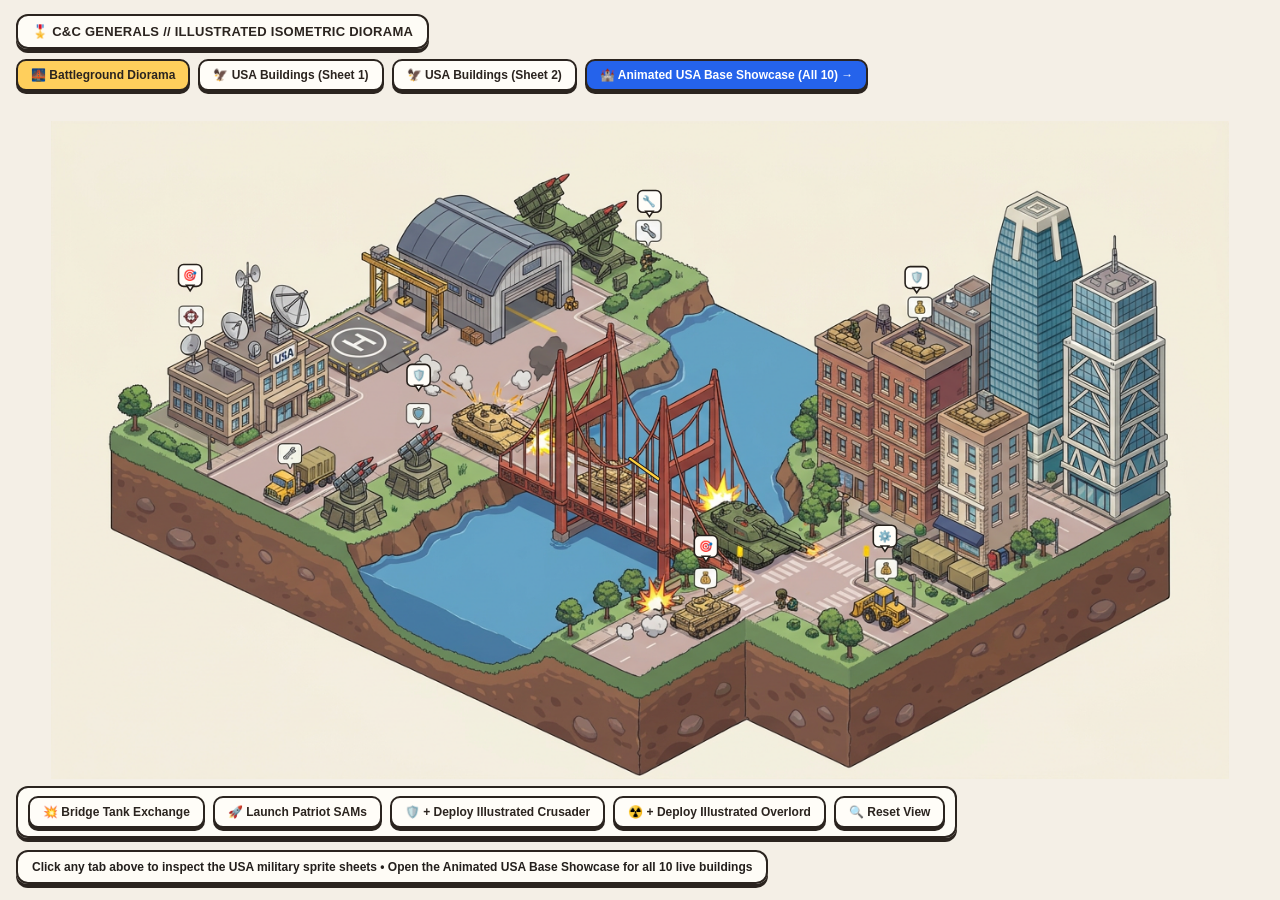
<file: tactical-diorama-prototype.html>
<!DOCTYPE html>
<html lang="en">
<head>
<meta charset="UTF-8" />
<meta name="viewport" content="width=device-width, initial-scale=1.0" />
<title>C&amp;C Generals — Illustrated Isometric Diorama &amp; Sprite Study</title>
<style>
  * { box-sizing: border-box; margin: 0; padding: 0; user-select: none; }
  body {
    background: #f4EFE6;
    font-family: -apple-system, BlinkMacSystemFont, 'Segoe UI', Roboto, sans-serif;
    color: #231f1c;
    overflow: hidden;
  }
  #app {
    position: relative;
    width: 100vw;
    height: 100vh;
    background: #f4EFE6;
    overflow: hidden;
  }
  canvas {
    display: block;
    width: 100%;
    height: 100%;
    cursor: grab;
  }
  canvas:active { cursor: grabbing; }

  .top-bar {
    position: absolute;
    top: 14px;
    left: 16px;
    right: 16px;
    display: flex;
    justify-content: space-between;
    align-items: center;
    pointer-events: none;
    gap: 10px;
    flex-wrap: wrap;
  }
  .pill-card {
    pointer-events: auto;
    background: rgba(255, 253, 248, 0.94);
    border: 2px solid #2b241f;
    border-radius: 12px;
    padding: 8px 14px;
    display: flex;
    align-items: center;
    gap: 12px;
    box-shadow: 0 4px 0 #2b241f;
  }
  .title-badge {
    font-weight: 800;
    font-size: 13px;
    letter-spacing: 0.02em;
    color: #2b241f;
  }
  .tab-group {
    pointer-events: auto;
    display: flex;
    gap: 8px;
  }
  .btn {
    background: #fffdf8;
    border: 2px solid #2b241f;
    border-radius: 10px;
    padding: 7px 13px;
    font-weight: 700;
    font-size: 12px;
    color: #2b241f;
    cursor: pointer;
    box-shadow: 0 3px 0 #2b241f;
    transition: transform 0.1s ease, background 0.15s ease;
  }
  .btn:hover {
    background: #f6e3;
    transform: translateY(-1px);
  }
  .btn:active {
    transform: translateY(2px);
    box-shadow: 0 1px 0 #2b241f;
  }
  .btn.active {
    background: #ffcf5c;
  }

  .bottom-bar {
    position: absolute;
    bottom: 16px;
    left: 16px;
    right: 16px;
    display: flex;
    justify-content: space-between;
    align-items: flex-end;
    pointer-events: none;
    gap: 12px;
    flex-wrap: wrap;
  }
  .action-deck {
    pointer-events: auto;
    background: rgba(255, 253, 248, 0.94);
    border: 2px solid #2b241f;
    border-radius: 12px;
    padding: 8px 10px;
    display: flex;
    gap: 8px;
    flex-wrap: wrap;
    box-shadow: 0 4px 0 #2b241f;
  }
</style>
</head>
<body>
<div id="app">
  <canvas id="dioramaCanvas"></canvas>

  <div class="top-bar">
    <div class="pill-card">
      <span class="title-badge">🎖️ C&amp;C GENERALS // ILLUSTRATED ISOMETRIC DIORAMA</span>
    </div>
    <div class="tab-group">
      <button class="btn active" data-mode="battle" id="tabBattle">🌉 Battleground Diorama</button>
      <button class="btn" data-mode="usa" id="tabUsa">🦅 USA Buildings (Sheet 1)</button>
      <button class="btn" data-mode="usa2" id="tabUsa2">🦅 USA Buildings (Sheet 2)</button>
      <a class="btn" href="usa-buildings-diorama.html" style="text-decoration:none;background:#2563eb;color:#fff;">🏰 Animated USA Base Showcase (All 10) →</a>
    </div>
  </div>

  <div class="bottom-bar">
    <div class="action-deck">
      <button class="btn" id="btnBarrage">💥 Bridge Tank Exchange</button>
      <button class="btn" id="btnSam">🚀 Launch Patriot SAMs</button>
      <button class="btn" id="btnSpawnTank">🛡️ + Deploy Illustrated Crusader</button>
      <button class="btn" id="btnSpawnOverlord">☢️ + Deploy Illustrated Overlord</button>
      <button class="btn" id="btnReset">🔍 Reset View</button>
    </div>
    <div class="pill-card" style="font-size:12px; font-weight:600;">
      Click any tab above to inspect the USA military sprite sheets • Open the Animated USA Base Showcase for all 10 live buildings
    </div>
  </div>
</div>

<script>
(() => {
  const canvas = document.getElementById('dioramaCanvas');
  const ctx = canvas.getContext('2d');

  let W = window.innerWidth, H = window.innerHeight, dpr = 1;
  function resize() {
    dpr = Math.min(window.devicePixelRatio || 1, 2);
    W = window.innerWidth;
    H = window.innerHeight;
    canvas.width = W * dpr;
    canvas.height = H * dpr;
  }
  window.addEventListener('resize', resize);
  resize();

  const battleImg = new Image();
  battleImg.src = 'assets/diorama/battle_concept.png';

  const assetImg = new Image();
  assetImg.src = 'assets/diorama/asset_sheet.png';

  const sheetImages = {
    battle: battleImg,
    assets: assetImg,
    usa: new Image(),
    usa2: new Image()
  };
  sheetImages.usa.src = 'assets/diorama/usa_buildings_sheet_1.png';
  sheetImages.usa2.src = 'assets/diorama/usa_buildings_sheet_2.png';

  // Chroma-keyed transparent sprite sheet canvas for deploying live illustrated units
  let keyedSpritesCanvas = null;
  assetImg.onload = () => {
    const oc = document.createElement('canvas');
    oc.width = assetImg.width;
    oc.height = assetImg.height;
    const octx = oc.getContext('2d');
    octx.drawImage(assetImg, 0, 0);
    try {
      const imgData = octx.getImageData(0, 0, oc.width, oc.height);
      const data = imgData.data;
      const bgR = data[0], bgG = data[1], bgB = data[2];
      for (let i = 0; i < data.length; i += 4) {
        const dr = Math.abs(data[i] - bgR);
        const dg = Math.abs(data[i + 1] - bgG);
        const db = Math.abs(data[i + 2] - bgB);
        const dist = dr + dg + db;
        if (dist < 26) {
          data[i + 3] = 0;
        } else if (dist < 42) {
          data[i + 3] = Math.round(((dist - 26) / 16) * 255);
        }
      }
      octx.putImageData(imgData, 0, 0);
      keyedSpritesCanvas = oc;
    } catch (e) {
      keyedSpritesCanvas = assetImg;
    }
  };

  let mode = 'battle'; // 'battle' | 'assets'
  let simTime = 0;

  const cam = { x: 0, y: 0, zoom: 1, dragging: false, sx: 0, sy: 0, moved: false, shake: 0 };

  // Animated status bubbles anchored in normalized image UV coordinates
  const bubbles = [
    { u: 0.118, v: 0.265, icon: '🎯', label: 'RADAR LOCK', phase: 0.0 },
    { u: 0.312, v: 0.415, icon: '🛡️', label: 'SAM READY', phase: 1.1 },
    { u: 0.508, v: 0.145, icon: '🔧', label: 'REPAIR BAY', phase: 2.2 },
    { u: 0.735, v: 0.258, icon: '🛡️', label: 'GARRISON 4/4', phase: 3.1 },
    { u: 0.556, v: 0.668, icon: '🎯', label: 'ENGAGING', phase: 4.0 },
    { u: 0.708, v: 0.658, icon: '⚙️', label: 'DOZER OPS', phase: 5.2 }
  ];

  // Live projectiles & cel-shaded explosions in normalized UV space
  const projectiles = [];
  const explosions = [];
  const deployedUnits = [];

  function spawnShell(u0, v0, u1, v1, kind = 'shell') {
    projectiles.push({
      u0, v0, u1, v1,
      t: 0,
      speed: kind === 'sam' ? 1.2 : 1.85,
      arc: kind === 'sam' ? 0.14 : 0.045,
      kind
    });
  }

  function spawnCelBurst(u, v, scale = 1.0) {
    explosions.push({ u, v, t: 0, dur: 0.75, scale });
  }

  function drawComicBubble(x, y, icon, scale = 1) {
    const w = 32 * scale;
    const h = 30 * scale;
    const r = 7 * scale;
    const bx = x - w * 0.5;
    const by = y - h - 8 * scale;

    ctx.save();
    ctx.fillStyle = '#fffdf8';
    ctx.strokeStyle = '#26201b';
    ctx.lineWidth = 2.2 * scale;
    ctx.beginPath();
    ctx.roundRect(bx, by, w, h, r);
    ctx.fill();
    ctx.stroke();

    // Little pointer triangle at bottom center
    ctx.beginPath();
    ctx.moveTo(x - 5 * scale, by + h - 1);
    ctx.lineTo(x, by + h + 6 * scale);
    ctx.lineTo(x + 5 * scale, by + h - 1);
    ctx.closePath();
    ctx.fillStyle = '#fffdf8';
    ctx.fill();
    ctx.stroke();

    ctx.font = `${Math.round(15 * scale)}px sans-serif`;
    ctx.textAlign = 'center';
    ctx.textBaseline = 'middle';
    ctx.fillText(icon, x, by + h * 0.52);
    ctx.restore();
  }

  function drawCelExplosion(x, y, prog, scale) {
    ctx.save();
    ctx.translate(x, y);
    const s = scale * (0.65 + prog * 0.65);

    // Outer cel-shaded smoke puffs
    const puffOffsets = [
      [-18, -8, 14], [18, -6, 13], [0, -20, 16], [-10, 8, 11], [12, 8, 12]
    ];
    ctx.fillStyle = prog < 0.5 ? '#e8dfd1' : '#9c9286';
    ctx.strokeStyle = '#26201b';
    ctx.lineWidth = 2.2 * scale;
    for (const [ox, oy, pr] of puffOffsets) {
      const dist = 1 + prog * 0.7;
      ctx.beginPath();
      ctx.arc(ox * dist * scale, oy * dist * scale, pr * (1 - prog * 0.45) * scale, 0, Math.PI * 2);
      ctx.fill();
      ctx.stroke();
    }

    // Spiky comic starburst core
    if (prog < 0.75) {
      const spikes = 10;
      const outerR = 26 * s * (1 - prog * 0.4);
      const innerR = 11 * s * (1 - prog * 0.4);
      ctx.fillStyle = '#ff9d2e';
      ctx.beginPath();
      for (let i = 0; i < spikes * 2; i++) {
        const rad = i % 2 === 0 ? outerR : innerR;
        const ang = (i * Math.PI) / spikes + prog * 1.5;
        const px = Math.cos(ang) * rad;
        const py = Math.sin(ang) * rad;
        if (i === 0) ctx.moveTo(px, py);
        else ctx.lineTo(px, py);
      }
      ctx.closePath();
      ctx.fill();
      ctx.stroke();

      // Inner bright yellow star
      ctx.fillStyle = '#fff380';
      ctx.beginPath();
      ctx.arc(0, 0, 8 * s * (1 - prog * 0.5), 0, Math.PI * 2);
      ctx.fill();
    }
    ctx.restore();
  }

  let autoFireTimer = 0.8;

  function update(dt) {
    simTime += dt;
    if (cam.shake > 0) cam.shake = Math.max(0, cam.shake - dt * 20);

    if (mode === 'battle') {
      autoFireTimer -= dt;
      if (autoFireTimer <= 0) {
        // Alternate fire across the suspension bridge between USA Crusader and China Overlord
        if (Math.random() < 0.55) {
          spawnShell(0.39, 0.47, 0.57 + (Math.random() - 0.5) * 0.03, 0.61 + (Math.random() - 0.5) * 0.03, 'shell');
        } else {
          spawnShell(0.57, 0.61, 0.39 + (Math.random() - 0.5) * 0.03, 0.47 + (Math.random() - 0.5) * 0.03, 'shell');
        }
        autoFireTimer = 1.15;
      }
    }

    for (const u of deployedUnits) {
      const du = u.tu - u.u;
      const dv = u.tv - u.v;
      const dist = Math.hypot(du, dv);
      if (dist > 0.004) {
        const step = Math.min(dist, dt * 0.065);
        u.u += (du / dist) * step;
        u.v += (dv / dist) * step;
      }
    }

    for (let i = projectiles.length - 1; i >= 0; i--) {
      const p = projectiles[i];
      p.t += dt * p.speed;
      if (p.t >= 1) {
        spawnCelBurst(p.u1, p.v1, p.kind === 'sam' ? 1.15 : 0.9);
        projectiles.splice(i, 1);
      }
    }

    for (let i = explosions.length - 1; i >= 0; i--) {
      const e = explosions[i];
      e.t += dt;
      if (e.t >= e.dur) explosions.splice(i, 1);
    }
  }

  function getImageRect(img) {
    const availW = W * 0.92;
    const availH = H * 0.84;
    const scale = Math.min(availW / img.width, availH / img.height) * cam.zoom;
    const drawW = img.width * scale;
    const drawH = img.height * scale;
    const drawX = (W - drawW) * 0.5 + cam.x;
    const drawY = (H - drawH) * 0.5 + cam.y;
    return { x: drawX, y: drawY, w: drawW, h: drawH, scale };
  }

  function render() {
    ctx.save();
    ctx.scale(dpr, dpr);
    ctx.fillStyle = '#f4EFE6';
    ctx.fillRect(0, 0, W, H);

    if (cam.shake > 0) {
      ctx.translate((Math.random() - 0.5) * cam.shake, (Math.random() - 0.5) * cam.shake);
    }

    const activeImg = sheetImages[mode] || battleImg;
    if (activeImg.complete && activeImg.naturalWidth > 0) {
      const r = getImageRect(activeImg);
      ctx.drawImage(activeImg, r.x, r.y, r.w, r.h);

      if (mode === 'battle') {
        // Draw deployed illustrated sprite units on the roads
        if (keyedSpritesCanvas) {
          for (const u of deployedUnits) {
            const crop = u.kind === 'crusader'
              ? { sx: 0.255 * 1376, sy: 0.405 * 768, sw: 0.26 * 1376, sh: 0.28 * 768, dw: 118, dh: 72 }
              : { sx: 0.68 * 1376, sy: 0.56 * 768, sw: 0.29 * 1376, sh: 0.36 * 768, dw: 135, dh: 88 };
            const px = r.x + u.u * r.w;
            const py = r.y + u.v * r.h;
            const bob = Math.sin(simTime * 12) * 1.2 * r.scale;
            ctx.drawImage(
              keyedSpritesCanvas,
              crop.sx, crop.sy, crop.sw, crop.sh,
              px - (crop.dw * 0.5) * r.scale,
              py - (crop.dh * 0.5) * r.scale + bob,
              crop.dw * r.scale,
              crop.dh * r.scale
            );
            drawComicBubble(px, py - 24 * r.scale + bob, u.kind === 'crusader' ? '🛡️' : '☢️', r.scale * 0.85);
          }
        }

        // Draw animated projectiles with cel-shaded smoke trails
        for (const p of projectiles) {
          const u = p.u0 + (p.u1 - p.u0) * p.t;
          const v = p.v0 + (p.v1 - p.v0) * p.t - Math.sin(p.t * Math.PI) * p.arc;
          const prevT = Math.max(0, p.t - 0.14);
          const pu = p.u0 + (p.u1 - p.u0) * prevT;
          const pv = p.v0 + (p.v1 - p.v0) * prevT - Math.sin(prevT * Math.PI) * p.arc;

          const x = r.x + u * r.w;
          const y = r.y + v * r.h;
          const tx = r.x + pu * r.w;
          const ty = r.y + pv * r.h;

          ctx.strokeStyle = '#26201b';
          ctx.lineWidth = 5 * r.scale;
          ctx.lineCap = 'round';
          ctx.beginPath(); ctx.moveTo(tx, ty); ctx.lineTo(x, y); ctx.stroke();

          ctx.strokeStyle = p.kind === 'sam' ? '#ff5e3a' : '#ffcf40';
          ctx.lineWidth = 2.6 * r.scale;
          ctx.beginPath(); ctx.moveTo(tx, ty); ctx.lineTo(x, y); ctx.stroke();
        }

        // Draw cel-shaded explosions
        for (const e of explosions) {
          const x = r.x + e.u * r.w;
          const y = r.y + e.v * r.h;
          drawCelExplosion(x, y, e.t / e.dur, e.scale * r.scale);
        }

        // Draw bobbing comic-tactical status bubbles
        for (const b of bubbles) {
          const bx = r.x + b.u * r.w;
          const by = r.y + b.v * r.h + Math.sin(simTime * 3.8 + b.phase) * 4 * r.scale;
          drawComicBubble(bx, by, b.icon, r.scale * 0.85);
        }
      }
    }

    ctx.restore();
  }

  // Controls
  canvas.addEventListener('mousedown', (e) => {
    cam.dragging = true;
    cam.moved = false;
    cam.sx = e.clientX - cam.x;
    cam.sy = e.clientY - cam.y;
  });

  window.addEventListener('mousemove', (e) => {
    if (!cam.dragging) return;
    const nx = e.clientX - cam.sx;
    const ny = e.clientY - cam.sy;
    if (Math.hypot(nx - cam.x, ny - cam.y) > 4) cam.moved = true;
    cam.x = nx;
    cam.y = ny;
  });

  window.addEventListener('mouseup', (e) => {
    if (!cam.dragging) return;
    cam.dragging = false;
    if (cam.moved) return;

    const activeImg = sheetImages[mode] || battleImg;
    if (!activeImg.complete) return;
    const r = getImageRect(activeImg);
    const u = (e.clientX - r.x) / r.w;
    const v = (e.clientY - r.y) / r.h;
    if (u >= 0 && u <= 1 && v >= 0 && v <= 1 && mode === 'battle') {
      spawnShell(0.18, 0.34, u, v, 'sam');
      cam.shake = 5;
    }
  });

  canvas.addEventListener('wheel', (e) => {
    e.preventDefault();
    cam.zoom = Math.max(0.7, Math.min(2.5, cam.zoom * (e.deltaY < 0 ? 1.08 : 0.92)));
  }, { passive: false });

  function setActiveTab(nextMode) {
    mode = nextMode;
    document.querySelectorAll('.tab-group button.btn').forEach(btn => {
      btn.classList.toggle('active', btn.dataset.mode === nextMode);
    });
  }

  document.querySelectorAll('.tab-group button.btn').forEach(btn => {
    btn.addEventListener('click', () => setActiveTab(btn.dataset.mode));
  });

  document.getElementById('btnBarrage').addEventListener('click', () => {
    setActiveTab('battle');
    for (let i = 0; i < 4; i++) {
      setTimeout(() => {
        spawnShell(0.38, 0.46, 0.56 + (Math.random() - 0.5) * 0.05, 0.60 + (Math.random() - 0.5) * 0.05, 'shell');
        spawnShell(0.58, 0.62, 0.45 + (Math.random() - 0.5) * 0.05, 0.53 + (Math.random() - 0.5) * 0.05, 'shell');
        cam.shake = 6;
      }, i * 180);
    }
  });

  document.getElementById('btnSam').addEventListener('click', () => {
    mode = 'battle';
    spawnShell(0.255, 0.54, 0.59, 0.62, 'sam');
    spawnShell(0.31, 0.49, 0.56, 0.74, 'sam');
    spawnShell(0.415, 0.14, 0.68, 0.34, 'sam');
  });

  document.getElementById('btnSpawnTank').addEventListener('click', () => {
    mode = 'battle';
    deployedUnits.push({
      kind: 'crusader',
      u: 0.28, v: 0.38,
      tu: 0.44 + (Math.random() - 0.5) * 0.06,
      tv: 0.52 + (Math.random() - 0.5) * 0.04
    });
  });

  document.getElementById('btnSpawnOverlord').addEventListener('click', () => {
    mode = 'battle';
    deployedUnits.push({
      kind: 'overlord',
      u: 0.68, v: 0.72,
      tu: 0.54 + (Math.random() - 0.5) * 0.05,
      tv: 0.59 + (Math.random() - 0.5) * 0.04
    });
  });

  document.getElementById('btnReset').addEventListener('click', () => {
    cam.x = 0;
    cam.y = 0;
    cam.zoom = 1;
  });

  let last = performance.now();
  function loop(now) {
    const dt = Math.min(0.05, (now - last) / 1000);
    last = now;
    update(dt);
    render();
    requestAnimationFrame(loop);
  }
  requestAnimationFrame(loop);
})();
</script>
</body>
</html>
</file>
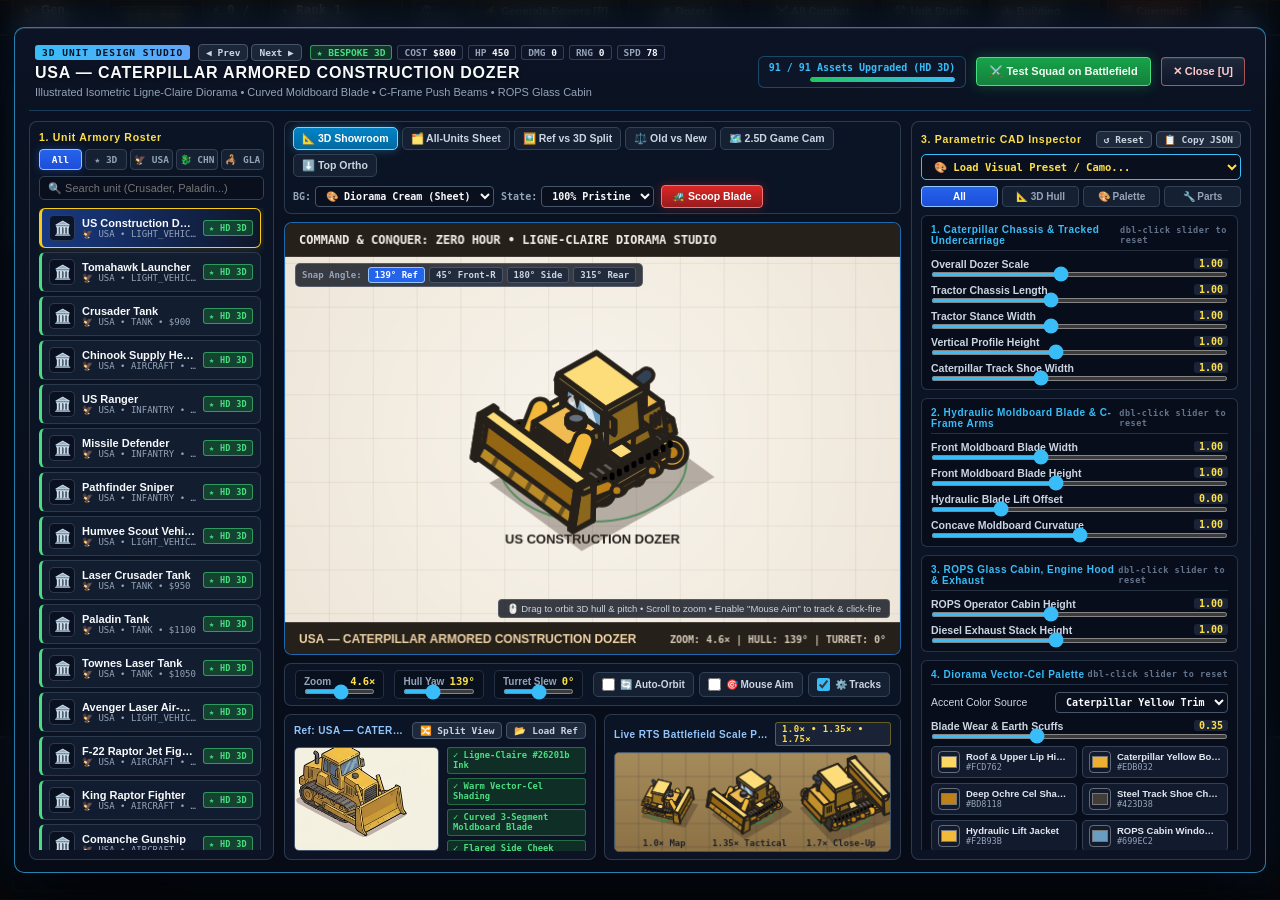
<file: unit-studio.html>
<!DOCTYPE html>
<html lang="en">
<head>
  <meta charset="UTF-8" />
  <meta name="viewport" content="width=device-width, initial-scale=1.0" />
  <title>C&amp;C Generals: Zero Hour — 3D Unit Design Studio</title>
  <script>
    window.location.replace('index.html?studio=1');
  </script>
</head>
<body style="background:#050811;color:#f8fafc;font-family:system-ui,sans-serif;display:flex;align-items:center;justify-content:center;height:100vh;margin:0;">
  <p>Loading 3D Unit Design Studio… <a href="index.html?studio=1" style="color:#38bdf8;">Click here if not redirected</a>.</p>
</body>
</html>
</file>
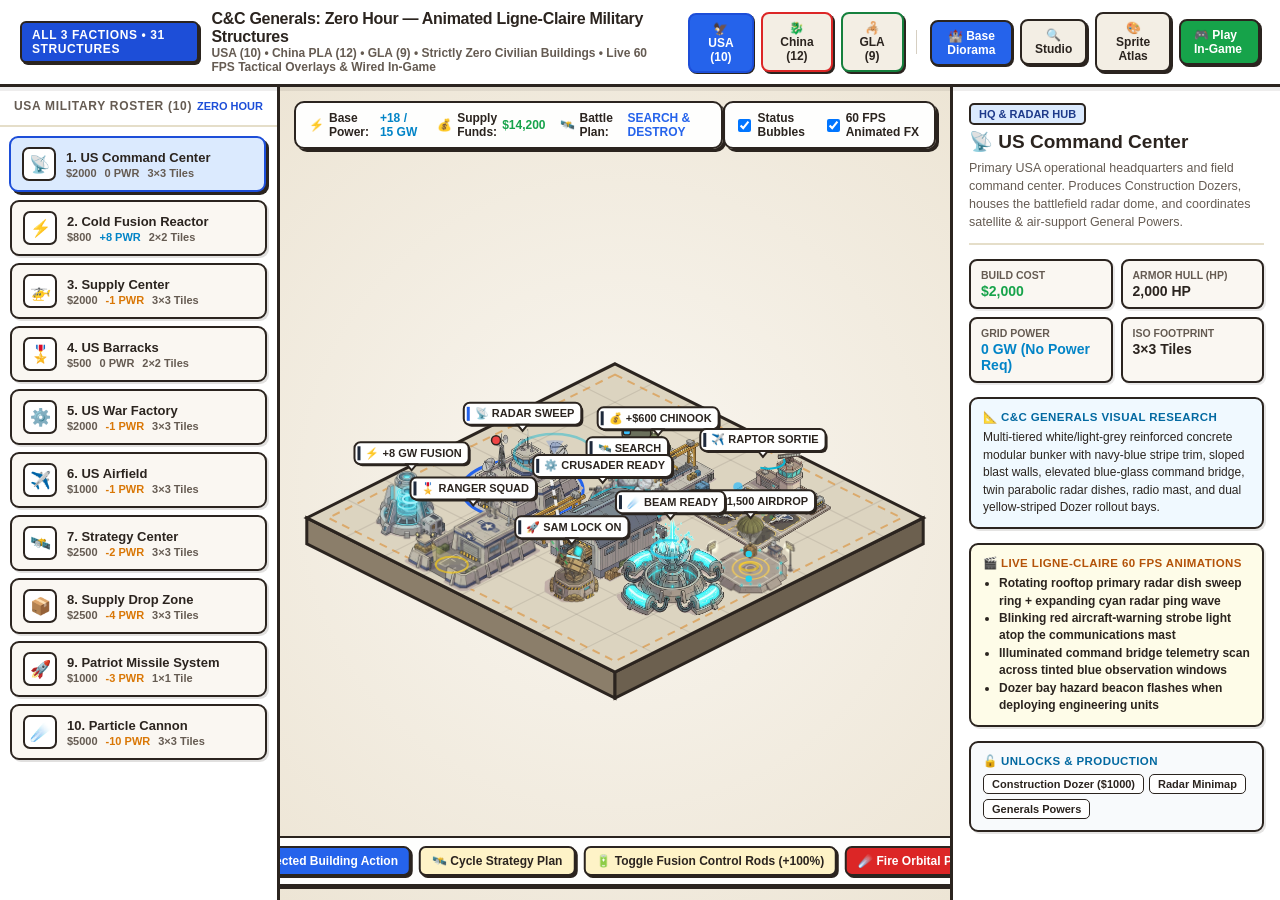
<file: usa-buildings-diorama.html>
<!DOCTYPE html>
<html lang="en">
<head>
  <meta charset="UTF-8" />
  <meta name="viewport" content="width=device-width, initial-scale=1.0" />
  <title>USA Military Buildings — Ligne-Claire Animated Isometric Showcase (C&C Generals: Zero Hour)</title>
  <style>
    :root {
      --bg-cream: #f4efe6;
      --bg-card: #ffffff;
      --ink: #2b241f;
      --ink-muted: #655b52;
      --usa-blue: #2563eb;
      --usa-cyan: #06b6d4;
      --usa-amber: #d97706;
      --usa-emerald: #16a34a;
      --usa-red: #dc2626;
    }
    * { box-sizing: border-box; margin: 0; padding: 0; }
    body {
      background: var(--bg-cream);
      color: var(--ink);
      font-family: -apple-system, BlinkMacSystemFont, "Segoe UI", Roboto, Helvetica, Arial, sans-serif;
      height: 100vh;
      display: flex;
      flex-direction: column;
      overflow: hidden;
      user-select: none;
    }

    /* Header */
    header {
      background: var(--bg-card);
      border-bottom: 3px solid var(--ink);
      padding: 10px 20px;
      display: flex;
      align-items: center;
      justify-content: space-between;
      gap: 16px;
      box-shadow: 0 4px 0 rgba(43, 36, 31, 0.08);
      z-index: 20;
    }
    .brand {
      display: flex;
      align-items: center;
      gap: 12px;
    }
    .brand-badge {
      background: #1d4ed8;
      color: #fff;
      font-weight: 900;
      font-size: 12px;
      padding: 5px 10px;
      border-radius: 6px;
      border: 2px solid var(--ink);
      box-shadow: 2px 2px 0 var(--ink);
      letter-spacing: 0.6px;
    }
    .brand h1 {
      font-size: 16px;
      font-weight: 900;
      letter-spacing: -0.3px;
    }
    .brand p {
      font-size: 12px;
      color: var(--ink-muted);
      font-weight: 600;
    }

    .mode-tabs {
      display: flex;
      gap: 8px;
    }
    .tab-btn {
      background: #f3eee4;
      color: var(--ink);
      border: 2.5px solid var(--ink);
      border-radius: 8px;
      padding: 7px 13px;
      font-size: 12px;
      font-weight: 800;
      cursor: pointer;
      box-shadow: 2px 2px 0 var(--ink);
      transition: transform 0.1s, background 0.15s;
    }
    .tab-btn:hover {
      background: #e7dfd1;
    }
    .tab-btn.active {
      background: #2563eb;
      color: #ffffff;
      transform: translate(1px, 1px);
      box-shadow: 1px 1px 0 var(--ink);
    }

    /* Main Workspace */
    .workspace {
      flex: 1;
      display: grid;
      grid-template-columns: 280px 1fr 330px;
      min-height: 0;
    }

    /* Left Roster Sidebar */
    .roster-panel {
      background: var(--bg-card);
      border-right: 3px solid var(--ink);
      display: flex;
      flex-direction: column;
      min-height: 0;
    }
    .panel-header {
      padding: 12px 14px;
      border-bottom: 2px solid #e5dec9;
      display: flex;
      justify-content: space-between;
      align-items: center;
    }
    .panel-header h2 {
      font-size: 12px;
      font-weight: 900;
      text-transform: uppercase;
      letter-spacing: 0.7px;
      color: var(--ink-muted);
    }
    .roster-list {
      flex: 1;
      overflow-y: auto;
      padding: 10px;
      display: flex;
      flex-direction: column;
      gap: 7px;
    }
    .building-card {
      display: flex;
      align-items: center;
      gap: 10px;
      padding: 9px 11px;
      border-radius: 9px;
      border: 2px solid var(--ink);
      background: #faf7f2;
      cursor: pointer;
      text-align: left;
      transition: transform 0.1s, background 0.15s;
      box-shadow: 2px 2px 0 rgba(43, 36, 31, 0.14);
    }
    .building-card:hover {
      background: #eef4ff;
    }
    .building-card.selected {
      background: #dbeafe;
      border-color: #1d4ed8;
      box-shadow: 3px 3px 0 var(--ink);
      transform: translate(-1px, -1px);
    }
    .b-icon {
      width: 34px;
      height: 34px;
      border-radius: 7px;
      border: 2px solid var(--ink);
      background: #fff;
      display: flex;
      align-items: center;
      justify-content: center;
      font-size: 17px;
      flex-shrink: 0;
    }
    .b-meta {
      flex: 1;
      min-width: 0;
    }
    .b-name {
      font-size: 13px;
      font-weight: 800;
      color: var(--ink);
      white-space: nowrap;
      overflow: hidden;
      text-overflow: ellipsis;
    }
    .b-sub {
      font-size: 11px;
      font-weight: 700;
      color: var(--ink-muted);
      display: flex;
      gap: 8px;
      margin-top: 2px;
    }
    .pwr-pos { color: #0284c7; }
    .pwr-neg { color: #d97706; }

    /* Center Stage */
    .stage-wrap {
      position: relative;
      display: flex;
      align-items: center;
      justify-content: center;
      overflow: hidden;
      background: radial-gradient(circle at center, #f9f6f0 0%, #ede5d5 100%);
    }
    canvas {
      display: block;
      width: 100%;
      height: 100%;
      cursor: pointer;
    }

    /* Floating Stage HUD */
    .stage-hud-top {
      position: absolute;
      top: 14px;
      left: 14px;
      right: 14px;
      display: flex;
      justify-content: space-between;
      align-items: flex-start;
      pointer-events: none;
    }
    .hud-pill {
      pointer-events: auto;
      background: rgba(255, 255, 255, 0.95);
      border: 2.5px solid var(--ink);
      border-radius: 10px;
      padding: 8px 13px;
      box-shadow: 3px 3px 0 var(--ink);
      display: flex;
      align-items: center;
      gap: 14px;
      font-size: 12px;
      font-weight: 800;
    }
    .hud-stat {
      display: flex;
      align-items: center;
      gap: 5px;
    }
    .stage-hud-bottom {
      position: absolute;
      bottom: 14px;
      left: 50%;
      transform: translateX(-50%);
      display: flex;
      gap: 8px;
      pointer-events: auto;
      background: rgba(255, 255, 255, 0.95);
      border: 2.5px solid var(--ink);
      border-radius: 10px;
      padding: 8px 12px;
      box-shadow: 3px 3px 0 var(--ink);
    }
    .action-btn {
      background: #fef3c7;
      color: var(--ink);
      border: 2px solid var(--ink);
      border-radius: 7px;
      padding: 6px 11px;
      font-size: 12px;
      font-weight: 800;
      cursor: pointer;
      box-shadow: 2px 2px 0 var(--ink);
      transition: transform 0.1s, background 0.15s;
      white-space: nowrap;
    }
    .action-btn:hover {
      background: #fde68a;
    }
    .action-btn.primary {
      background: #2563eb;
      color: #fff;
    }
    .action-btn.primary:hover {
      background: #1d4ed8;
    }
    .action-btn.danger {
      background: #dc2626;
      color: #fff;
    }

    /* Right Inspector Panel */
    .inspector-panel {
      background: var(--bg-card);
      border-left: 3px solid var(--ink);
      display: flex;
      flex-direction: column;
      overflow-y: auto;
      padding: 16px;
      gap: 14px;
    }
    .insp-title-box {
      border-bottom: 2px solid #e5dec9;
      padding-bottom: 12px;
    }
    .insp-category {
      display: inline-block;
      font-size: 11px;
      font-weight: 900;
      text-transform: uppercase;
      padding: 3px 8px;
      border-radius: 5px;
      border: 2px solid var(--ink);
      background: #dbeafe;
      color: #1e3a8a;
      margin-bottom: 6px;
    }
    .insp-title {
      font-size: 19px;
      font-weight: 900;
      line-height: 1.15;
    }
    .insp-desc {
      font-size: 12.5px;
      line-height: 1.45;
      color: var(--ink-muted);
      margin-top: 6px;
      font-weight: 500;
    }

    .stat-grid {
      display: grid;
      grid-template-columns: 1fr 1fr;
      gap: 8px;
    }
    .stat-box {
      background: #faf7f2;
      border: 2px solid var(--ink);
      border-radius: 8px;
      padding: 8px 10px;
      box-shadow: 2px 2px 0 rgba(43, 36, 31, 0.1);
    }
    .stat-label {
      font-size: 10.5px;
      font-weight: 800;
      text-transform: uppercase;
      color: var(--ink-muted);
    }
    .stat-val {
      font-size: 14px;
      font-weight: 900;
      margin-top: 2px;
    }

    .research-card {
      background: #f0f9ff;
      border: 2px solid var(--ink);
      border-radius: 9px;
      padding: 11px 12px;
      box-shadow: 2px 2px 0 rgba(43, 36, 31, 0.12);
    }
    .research-card h3 {
      font-size: 11.5px;
      font-weight: 900;
      text-transform: uppercase;
      color: #0369a1;
      margin-bottom: 5px;
      letter-spacing: 0.4px;
    }
    .research-card p, .research-card li {
      font-size: 12px;
      line-height: 1.45;
      color: var(--ink);
      font-weight: 500;
    }
    .research-card ul {
      padding-left: 16px;
      margin-top: 4px;
    }

    .anim-card {
      background: #fefce8;
      border: 2px solid var(--ink);
      border-radius: 9px;
      padding: 11px 12px;
      box-shadow: 2px 2px 0 rgba(43, 36, 31, 0.12);
    }
    .anim-card h3 {
      font-size: 11.5px;
      font-weight: 900;
      text-transform: uppercase;
      color: #b45309;
      margin-bottom: 5px;
      letter-spacing: 0.4px;
    }
    .anim-card ul {
      padding-left: 16px;
      font-size: 12px;
      line-height: 1.45;
      font-weight: 600;
    }

    .chip-list {
      display: flex;
      flex-wrap: wrap;
      gap: 5px;
      margin-top: 6px;
    }
    .chip {
      font-size: 11px;
      font-weight: 800;
      padding: 3px 8px;
      border-radius: 5px;
      border: 1.5px solid var(--ink);
      background: #fff;
    }
  </style>
</head>
<body>

  <header>
    <div class="brand">
      <span class="brand-badge" id="faction-badge">ALL 3 FACTIONS • 31 STRUCTURES</span>
      <div>
        <h1 id="header-title">C&amp;C Generals: Zero Hour — Animated Ligne-Claire Military Structures</h1>
        <p>USA (10) • China PLA (12) • GLA (9) • Strictly Zero Civilian Buildings • Live 60 FPS Tactical Overlays &amp; Wired In-Game</p>
      </div>
    </div>
    <div class="mode-tabs" style="align-items:center;">
      <button class="tab-btn active" id="fac-USA" onclick="setFaction('USA')" style="border-color:#1d4ed8;">🦅 USA (10)</button>
      <button class="tab-btn" id="fac-CHINA" onclick="setFaction('CHINA')" style="border-color:#dc2626;">🐉 China (12)</button>
      <button class="tab-btn" id="fac-GLA" onclick="setFaction('GLA')" style="border-color:#15803d;">🦂 GLA (9)</button>
      <span style="width:2px;height:24px;background:#d6cfc2;margin:0 4px;"></span>
      <button class="tab-btn active" id="tab-fob" onclick="setViewMode('fob')">🏰 Base Diorama</button>
      <button class="tab-btn" id="tab-inspector" onclick="setViewMode('inspector')">🔍 Studio</button>
      <button class="tab-btn" id="tab-sheets" onclick="setViewMode('sheets')">🎨 Sprite Atlas</button>
      <a class="tab-btn" href="index.html" style="text-decoration:none;background:#16a34a;color:#fff;">🎮 Play In-Game</a>
    </div>
  </header>

  <div class="workspace">
    <!-- Left Roster Sidebar -->
    <aside class="roster-panel">
      <div class="panel-header">
        <h2 id="roster-header-title">USA Military Roster (10)</h2>
        <span id="roster-header-sub" style="font-size:11px;font-weight:800;color:#1d4ed8;">ZERO HOUR</span>
      </div>
      <div class="roster-list" id="roster-list"></div>
    </aside>

    <!-- Center Interactive Canvas Stage -->
    <main class="stage-wrap">
      <canvas id="diorama-canvas"></canvas>

      <div class="stage-hud-top">
        <div class="hud-pill">
          <div class="hud-stat">⚡ <span>Base Power:</span> <strong id="hud-power" style="color:#0284c7;">+18 / 15 GW</strong></div>
          <div class="hud-stat">💰 <span>Supply Funds:</span> <strong id="hud-credits" style="color:#16a34a;">$14,200</strong></div>
          <div class="hud-stat">🛰️ <span>Battle Plan:</span> <strong id="hud-plan" style="color:#2563eb;">SEARCH &amp; DESTROY</strong></div>
        </div>
        <div class="hud-pill">
          <label style="display:flex;align-items:center;gap:6px;cursor:pointer;">
            <input type="checkbox" id="chk-bubbles" checked onchange="toggleBubbles(this.checked)" />
            <span>Status Bubbles</span>
          </label>
          <label style="display:flex;align-items:center;gap:6px;cursor:pointer;">
            <input type="checkbox" id="chk-fx" checked onchange="toggleFX(this.checked)" />
            <span>60 FPS Animated FX</span>
          </label>
        </div>
      </div>

      <div class="stage-hud-bottom">
        <button class="action-btn primary" onclick="triggerSelectedBuildingAction()">⚡ Trigger Selected Building Action</button>
        <button class="action-btn" onclick="cycleStrategyPlan()">🛰️ Cycle Strategy Plan</button>
        <button class="action-btn" onclick="toggleReactorRods()">🔋 Toggle Fusion Control Rods (+100%)</button>
        <button class="action-btn danger" onclick="fireParticleCannonStrike()">☄️ Fire Orbital Particle Cannon</button>
      </div>
    </main>

    <!-- Right Building Research & Animation Inspector -->
    <aside class="inspector-panel" id="inspector-panel"></aside>
  </div>

  <script>
    // =========================================================================
    // 1. RESEARCHED CANONICAL USA MILITARY BUILDINGS (FROM js/data.js + C&C WIKI)
    // =========================================================================
    const USA_BUILDINGS = [
      {
        id: 'USA_COMMAND_CENTER',
        name: 'US Command Center',
        shortName: 'Command Center',
        icon: '📡',
        category: 'HQ & Radar Hub',
        cost: 2000,
        hp: 2000,
        power: 0,
        footprint: '3×3 Tiles',
        sheet: 1,
        // Connected component seed box on sheet1 (1376x768)
        crop: { x: 32, y: 20, w: 484, h: 380, seedX: 260, seedY: 220 },
        fobPos: { gx: -0.30, gy: -0.26, scale: 0.44 },
        bubbleText: '📡 RADAR SWEEP',
        unlocks: ['Construction Dozer ($1000)', 'Radar Minimap', 'Generals Powers'],
        description: 'Primary USA operational headquarters and field command center. Produces Construction Dozers, houses the battlefield radar dome, and coordinates satellite & air-support General Powers.',
        visualResearch: 'Multi-tiered white/light-grey reinforced concrete modular bunker with navy-blue stripe trim, sloped blast walls, elevated blue-glass command bridge, twin parabolic radar dishes, radio mast, and dual yellow-striped Dozer rollout bays.',
        animations: [
          'Rotating rooftop primary radar dish sweep ring + expanding cyan radar ping wave',
          'Blinking red aircraft-warning strobe light atop the communications mast',
          'Illuminated command bridge telemetry scan across tinted blue observation windows',
          'Dozer bay hazard beacon flashes when deploying engineering units'
        ]
      },
      {
        id: 'USA_REACTOR',
        name: 'Cold Fusion Reactor',
        shortName: 'Fusion Reactor',
        icon: '⚡',
        category: 'Base Power Plant',
        cost: 800,
        hp: 800,
        power: 8,
        footprint: '2×2 Tiles',
        sheet: 1,
        crop: { x: 556, y: 36, w: 328, h: 324, seedX: 715, seedY: 200 },
        fobPos: { gx: -0.66, gy: -0.08, scale: 0.38 },
        bubbleText: '⚡ +8 GW FUSION',
        unlocks: ['Control Rods Upgrade (+100% Power → +16 GW)'],
        description: 'High-efficiency clean nuclear fusion plant powering all USA base defenses and superweapons. Can be upgraded with Control Rods to double output from +8 to +16 Power.',
        visualResearch: 'Circular reinforced concrete containment base with 4 symmetrical angled metallic cooling fins/radiator buttresses surrounding a transparent vertical plasma core cylinder and side step-down transformer.',
        animations: [
          'Pulsing cyan-blue plasma column inside the central containment cylinder',
          'Rising concentric plasma containment rings ascending along the core',
          'Control Rods Overcharge mode: doubles glow intensity + arcs electric blue corona sparks'
        ]
      },
      {
        id: 'USA_SUPPLY_CENTER',
        name: 'Supply Center',
        shortName: 'Supply Center',
        icon: '🚁',
        category: 'Economy & Logistics',
        cost: 2000,
        hp: 1500,
        power: -1,
        footprint: '3×3 Tiles',
        sheet: 1,
        crop: { x: 868, y: 24, w: 476, h: 320, seedX: 1110, seedY: 190 },
        fobPos: { gx: 0.14, gy: -0.32, scale: 0.43 },
        bubbleText: '💰 +$600 CHINOOK',
        unlocks: ['Free Chinook Supply Helicopter', 'Supply Line Logistics'],
        description: 'Automated military logistics depot with an elevated Chinook helipad and overhead gantry crane conveyor. Processes supply pallets into war funds.',
        visualResearch: 'Elevated concrete logistics deck featuring a yellow-and-black striped Chinook landing pad ("H" circle), yellow steel overhead bridge crane over a sorting conveyor, and stacked olive-drab military crates & blue tarp pallets.',
        animations: [
          'Animated tandem-rotor Chinook supply helicopter descending & hovering over the H-pad',
          'Chasing amber perimeter landing lights around the helipad apron',
          'Reciprocating yellow gantry crane trolley + floating "+$600" supply credit popups'
        ]
      },
      {
        id: 'USA_BARRACKS',
        name: 'US Barracks',
        shortName: 'US Barracks',
        icon: '🎖️',
        category: 'Infantry Production',
        cost: 500,
        hp: 1200,
        power: 0,
        footprint: '2×2 Tiles',
        sheet: 1,
        crop: { x: 84, y: 348, w: 588, h: 400, seedX: 375, seedY: 560 },
        fobPos: { gx: -0.46, gy: 0.18, scale: 0.40 },
        bubbleText: '🎖️ RANGER SQUAD',
        unlocks: ['Ranger ($225)', 'Missile Defender ($300)', 'Pathfinder ($600)', 'Colonel Burton ($1500)', 'Flashbangs & Capture'],
        description: 'Fortified infantry training compound where Rangers, laser-guided Missile Defenders, Pathfinders, and Colonel Burton deploy onto the battlefield.',
        visualResearch: 'Rectangular modular base camp enclosed by sloped perimeter blast walls, topped with the US military roundel star insignia, roll-up troop bay door, corner sandbagged guard tower with dual spotlights, and paved drill yard.',
        animations: [
          'Sweeping white searchlight cone from the sandbagged corner guard tower',
          'Miniature cel-shaded Ranger & Missile Defender soldiers marching across the drill apron',
          'Flashing amber deployment strobe above the troop rollout shutter door'
        ]
      },
      {
        id: 'USA_WAR_FACTORY',
        name: 'US War Factory',
        shortName: 'War Factory',
        icon: '⚙️',
        category: 'Armor & Vehicle Plant',
        cost: 2000,
        hp: 2000,
        power: -1,
        footprint: '3×3 Tiles',
        sheet: 1,
        crop: { x: 756, y: 348, w: 528, h: 396, seedX: 1020, seedY: 560 },
        fobPos: { gx: -0.04, gy: 0.08, scale: 0.46 },
        bubbleText: '⚙️ CRUSADER READY',
        unlocks: ['Humvee ($700)', 'Crusader Tank ($900)', 'Paladin Tank ($1100)', 'Tomahawk Launcher ($1200)', 'Avenger ($2000)', 'Microwave Tank ($800)', 'TOW Missile Upgrade'],
        description: 'Heavy armored vehicle assembly plant equipped with robotic welding bays, overhead bridge crane, and repair drones.',
        visualResearch: 'Massive arched steel-ribbed vehicle assembly hangar with wide yellow-striped open bay revealing a desert-tan M1A1 Crusader tank inside, exterior yellow gantry crane on the left, twin exhaust stacks, and spare tank treads.',
        animations: [
          'Bright orange-yellow welding spark bursts inside the open Crusader assembly bay',
          'Rising cel-shaded exhaust smoke puffs from the twin rear smokestacks',
          'Animated overhead crane hoist & Crusader tank rollout check'
        ]
      },
      {
        id: 'USA_AIRFIELD',
        name: 'US Airfield',
        shortName: 'US Airfield',
        icon: '✈️',
        category: 'Air Superiority Complex',
        cost: 1000,
        hp: 1500,
        power: -1,
        footprint: '3×3 Tiles',
        sheet: 2,
        crop: { x: 24, y: 28, w: 520, h: 384, seedX: 280, seedY: 225 },
        fobPos: { gx: 0.48, gy: -0.10, scale: 0.46 },
        bubbleText: '✈️ RAPTOR SORTIE',
        unlocks: ['Raptor Jet ($1400)', 'Stealth Fighter ($1600)', 'Comanche ($1200)', 'Aurora Alpha Bomber ($2500)', 'Laser Missiles & Countermeasures'],
        description: 'Four-pad military flight apron with Air Traffic Control tower, rotating air-search radar, and automated re-arm/refuel bays for up to 4 USA aircraft.',
        visualResearch: 'Wide concrete tarmac apron divided into 4 yellow-lined readiness pads with white-and-navy F-22 Raptor jets, flanked by an Air Traffic Control tower with cyan-tinted observation glass, rotating radar bar, and aviation fuel tanks.',
        animations: [
          'Continuously rotating ATC tower air-search radar bar on the roof',
          'Sequential chasing green/amber taxiway strobe lights across all 4 readiness pads',
          'Blue-white twin afterburner exhaust plumes behind the parked Raptor fighters + air strike flyby'
        ]
      },
      {
        id: 'USA_STRATEGY_CENTER',
        name: 'Strategy Center',
        shortName: 'Strategy Center',
        icon: '🛰️',
        category: 'High-Tech Tier-3 Hub',
        cost: 2500,
        hp: 2000,
        power: -2,
        footprint: '3×3 Tiles',
        sheet: 2,
        crop: { x: 544, y: 44, w: 388, h: 328, seedX: 738, seedY: 210 },
        fobPos: { gx: 0.04, gy: -0.12, scale: 0.42 },
        bubbleText: '🛰️ BATTLE PLAN',
        unlocks: ['Battle Plans: Bombardment (+20% Firepower) / Hold the Line (+10% Armor) / Search & Destroy (+20% Range)', 'Paladin, Tomahawk, Avenger, Aurora, Burton, Particle Cannon'],
        description: 'Pentagon-inspired fortified tactical operations bunker. Unlocks Tier-3 USA units and broadcasts a global Battle Plan buff to all Allied forces.',
        visualResearch: 'Octagonal reinforced bunker with sloped white-and-navy composite armor plating, glowing cyan command windows, a central geodesic radar dome, satellite uplink dishes, and corner defense turrets.',
        animations: [
          'Pulsing concentric Battle Plan Aura Ring around the foundation (Cyan = Search & Destroy, Red-Orange = Bombardment, Gold = Hold the Line)',
          'Rotating geodesic dome telemetry scan & sweeping corner turret barrels',
          'Animated satellite uplink beam pulses'
        ]
      },
      {
        id: 'USA_SUPPLY_DROP_ZONE',
        name: 'Supply Drop Zone',
        shortName: 'Supply Drop Zone',
        icon: '📦',
        category: 'Late-Game Economy',
        cost: 2500,
        hp: 1200,
        power: -4,
        footprint: '3×3 Tiles',
        sheet: 2,
        crop: { x: 956, y: 20, w: 392, h: 348, seedX: 1150, seedY: 210 },
        fobPos: { gx: 0.44, gy: 0.24, scale: 0.40 },
        bubbleText: '📦 +$1,500 AIRDROP',
        unlocks: ['Unexhaustible Parachute Supply Drops (+$45/sec sustained)'],
        description: 'Zero Hour high-tech logistical drop zone. Calls in periodic C-130 cargo aircraft to parachute crates of military funding directly onto the illuminated target pad.',
        visualResearch: 'Octagonal concrete air-drop target pad painted with concentric yellow target circles, glowing cyan perimeter landing beacons, corner floodlight pylons, telemetry uplink shack, and descending paratroop cargo crate.',
        animations: [
          'Animated descending cargo crate on an olive-drab parachute with gentle sway + landing bounce',
          'Inward-pulsing golden-cyan target ring beacons guiding the air drop',
          'Floating "+$1,500 AIR DROP" credit popup when each crate touches down'
        ]
      },
      {
        id: 'USA_PATRIOT',
        name: 'Patriot Missile System',
        shortName: 'Patriot Battery',
        icon: '🚀',
        category: 'Base Defense Emplacement',
        cost: 1000,
        hp: 1000,
        power: -3,
        footprint: '1×1 Tile',
        sheet: 2,
        crop: { x: 244, y: 420, w: 276, h: 296, seedX: 380, seedY: 575 },
        fobPos: { gx: -0.14, gy: 0.36, scale: 0.35 },
        bubbleText: '🚀 SAM LOCK ON',
        unlocks: ['Anti-Armor & Anti-Air SAM Interception', 'Networked Target Data-Link'],
        description: 'Automated quad-tube surface-to-air and anti-armor missile battery with phased-array radar tracking. Shares targeting telemetry with nearby Patriot batteries.',
        visualResearch: 'Octagonal concrete and steel defensive pedestal with yellow-and-black hazard stripes, sandbagged base corners, angled 4-cell MIM-104 Patriot launcher pod, and glowing cyan phased-array radar screen.',
        animations: [
          'Scanning cyan phased-array radar grid pulse & target-lock laser cone',
          'Live Patriot SAM missile launch with curved white cel-shaded smoke trail',
          'Mid-air starburst interception explosion with comic-tactical shockwave ring'
        ]
      },
      {
        id: 'USA_PARTICLE_CANNON',
        name: 'Particle Cannon',
        shortName: 'Particle Cannon',
        icon: '☄️',
        category: 'Strategic Superweapon',
        cost: 5000,
        hp: 2000,
        power: -10,
        footprint: '3×3 Tiles',
        sheet: 2,
        crop: { x: 716, y: 344, w: 420, h: 380, seedX: 925, seedY: 550 },
        fobPos: { gx: 0.18, gy: 0.32, scale: 0.45 },
        bubbleText: '☄️ BEAM READY',
        unlocks: ['Orbital Particle Beam Strike (Steerable across enemy bases)'],
        description: 'Ultimate USA strategic superweapon. Focuses a high-energy particle beam into the upper atmosphere and reflects it off an orbital mirror satellite to incinerate targets.',
        visualResearch: 'Colossal circular reinforced concrete silo surrounded by 4 glowing cyan plasma capacitor banks and heavy power conduits, crowned by an articulated emitter array with unfolding mirror petals.',
        animations: [
          'Sequential cyan plasma charge pulsing through the 4 surrounding capacitor banks',
          'Crackling electric-blue particle arcs dancing between the open emitter mirror petals',
          'Full Orbital Particle Beam Strike: searing vertical cyan-white column blasting into the sky + steerable ground scorch beam'
        ]
      }
    ];

    // =========================================================================
    // 1B. RESEARCHED CANONICAL CHINA (PLA) MILITARY BUILDINGS (12 STRUCTURES)
    // =========================================================================
    const CHINA_BUILDINGS = [
      {
        id: 'CHINA_COMMAND_CENTER',
        name: 'China Command Center',
        shortName: 'Command Center',
        icon: '🐉',
        category: 'PLA HQ & Radar Hub',
        cost: 2000,
        hp: 2000,
        power: 0,
        footprint: '3×3 Tiles',
        sheet: 1,
        crop: { x: 20, y: 0, w: 520, h: 415 },
        fobPos: { gx: -0.34, gy: -0.28, scale: 0.43 },
        bubbleText: '🐉 PLA COMMAND HQ',
        unlocks: ['Construction Dozer ($1000)', 'Radar Minimap', 'Artillery & Carpet Bombing Powers'],
        description: 'Monumental brutalist grey concrete and crimson-tiered PLA fortress headquarters. Produces Construction Dozers, provides radar telemetry, and coordinates artillery barrages.',
        visualResearch: 'Heavy reinforced grey concrete citadel with sweeping crimson-red tiered armored eaves, a glowing gold-and-red PLA star emblem over the yellow-striped Dozer ramp, and twin rooftop radar dishes.',
        animations: [
          'Rotating rooftop parabolic radar dish + expanding crimson telemetry sweep ring',
          'Pulsing gold-and-crimson PLA star insignia over the main Dozer deployment ramp',
          'Blinking red mast warning strobes and amber observation slit sweeps'
        ]
      },
      {
        id: 'CHINA_REACTOR',
        name: 'Nuclear Reactor',
        shortName: 'Nuclear Reactor',
        icon: '☢️',
        category: 'Base Power Plant',
        cost: 1000,
        hp: 1000,
        power: 10,
        footprint: '2×2 Tiles',
        sheet: 1,
        crop: { x: 564, y: 16, w: 312, h: 340 },
        fobPos: { gx: -0.68, gy: -0.10, scale: 0.38 },
        bubbleText: '☢️ +10 GW NUCLEAR',
        unlocks: ['Overcharge Toggle (+50% Power at 8 HP/sec self-damage)'],
        description: 'High-output PLA pressurized nuclear power plant (+10 Power). Can be toggled into Overcharge mode for +50% emergency output.',
        visualResearch: 'Hyperboloid reinforced concrete cooling tower paired with a pressurized crimson-and-steel reactor containment dome glowing with bright radioactive green core conduits.',
        animations: [
          'Billowing cel-shaded white steam clouds rising continuously from the cooling tower mouth',
          'Pulsing radioactive emerald-green energy core inside the pressurized containment dome',
          'Overcharge mode: rapid red hazard strobes + superheated green plasma corona'
        ]
      },
      {
        id: 'CHINA_SUPPLY_CENTER',
        name: 'China Supply Center',
        shortName: 'Supply Center',
        icon: '🚛',
        category: 'Economy & Logistics',
        cost: 1500,
        hp: 1500,
        power: -1,
        footprint: '3×3 Tiles',
        sheet: 1,
        crop: { x: 900, y: 28, w: 440, h: 312 },
        fobPos: { gx: 0.10, gy: -0.34, scale: 0.41 },
        bubbleText: '💰 +$300 SUPPLY TRUCK',
        unlocks: ['Free Supply Truck ($600)', 'Heavy Logistics Depot'],
        description: 'Industrial PLA supply depot with a crimson-roofed truck unloading dock, yellow gantry crane, and armored cargo sorting bay.',
        visualResearch: 'Heavy concrete loading dock with crimson-red roofed canopy, industrial yellow-and-red overhead bridge crane, hazard-striped truck bay, and olive/red military supply crates.',
        animations: [
          'Reciprocating yellow-and-red overhead gantry crane trolley sliding across the loading bay',
          'Blinking amber dock guidance beacons + "+$300" supply credit popups'
        ]
      },
      {
        id: 'CHINA_BARRACKS',
        name: 'PLA Barracks',
        shortName: 'PLA Barracks',
        icon: '🚩',
        category: 'Infantry Production',
        cost: 600,
        hp: 1200,
        power: 0,
        footprint: '2×2 Tiles',
        sheet: 1,
        crop: { x: 40, y: 420, w: 480, h: 332 },
        fobPos: { gx: -0.48, gy: 0.16, scale: 0.39 },
        bubbleText: '🚩 RED GUARD HORDE',
        unlocks: ['Red Guard Pair ($300)', 'Tank Hunter ($300)', 'Hacker ($625)', 'Black Lotus ($1500)', 'Nationalism (+25% Horde Bonus)'],
        description: 'Fortified PLA infantry compound training twin Red Guard squads, anti-armor Tank Hunters, cyber Hackers, and elite agent Black Lotus.',
        visualResearch: 'Fortified concrete infantry compound with an armored crimson-red gatehouse roof, gold star insignia above the wide deployment bay, sandbagged corner pillboxes, and red banners.',
        animations: [
          'Sweeping white searchlight cone from the corner guard pillbox across the parade apron',
          'Pulsing gold PLA star emblem + waving crimson military banners'
        ]
      },
      {
        id: 'CHINA_WAR_FACTORY',
        name: 'China War Factory',
        shortName: 'War Factory',
        icon: '🏭',
        category: 'Heavy Armor Plant',
        cost: 2000,
        hp: 2200,
        power: -1,
        footprint: '3×3 Tiles',
        sheet: 1,
        crop: { x: 532, y: 416, w: 388, h: 324 },
        fobPos: { gx: -0.08, gy: 0.04, scale: 0.44 },
        bubbleText: '🏭 OVERLORD ASSEMBLY',
        unlocks: ['Battlemaster ($800)', 'Dragon Tank ($800)', 'Gattling Tank ($800)', 'Troop Crawler ($1400)', 'Inferno Cannon ($900)', 'ECM Tank ($900)', 'Overlord Tank ($2000)', 'Nuke Cannon ($1600)', 'Chain Guns & Black Napalm'],
        description: 'Heavy-industry PLA armor foundry where Battlemaster, Dragon, Gattling, and colossal twin-barreled Overlord tanks are forged.',
        visualResearch: 'Corrugated steel and crimson-trimmed heavy assembly hangar with twin rear smokestacks, exterior steel bridge crane, and open yellow-striped bay revealing a Battlemaster tank.',
        animations: [
          'Billowing cel-shaded grey industrial smoke clouds rising from the twin rear smokestacks',
          'Bright orange-yellow robotic welding arc flashes inside the tank assembly bay'
        ]
      },
      {
        id: 'CHINA_AIRFIELD',
        name: 'China Airfield',
        shortName: 'China Airfield',
        icon: '🛩️',
        category: 'Air Superiority Complex',
        cost: 1000,
        hp: 1500,
        power: -1,
        footprint: '3×3 Tiles',
        sheet: 1,
        crop: { x: 928, y: 404, w: 424, h: 336 },
        fobPos: { gx: 0.46, gy: -0.14, scale: 0.43 },
        bubbleText: '🛩️ MIG FIRESTORM',
        unlocks: ['MiG-1.44 Fighter ($1200)', 'Helix Heavy Transport/Gunship ($1500)', 'MiG Armor (+25% HP)'],
        description: 'Fortified PLA four-pad military tarmac with red-striped Air Traffic Control tower, fuel depot, and re-arming bays for napalm-armed MiG-1.44 fighters and Helix helicopters.',
        visualResearch: 'Concrete tarmac apron with 4 yellow-lined jet readiness pads, delta-wing grey-and-crimson MiG-1.44 fighters, aviation fuel tanks, and red-striped ATC radar tower.',
        animations: [
          'Rotating crimson-and-white ATC air-search radar bar atop the control tower',
          'Chasing red/amber taxiway strobe lights + orange napalm afterburner plumes behind parked MiGs'
        ]
      },
      {
        id: 'CHINA_PROPAGANDA_CENTER',
        name: 'Propaganda Center',
        shortName: 'Propaganda Center',
        icon: '📻',
        category: 'High-Tech Tier-3 Hub',
        cost: 2000,
        hp: 2000,
        power: -2,
        footprint: '3×3 Tiles',
        sheet: 2,
        crop: { x: 28, y: 4, w: 436, h: 408 },
        fobPos: { gx: 0.06, gy: -0.14, scale: 0.40 },
        bubbleText: '📻 SUBLIMINAL BROADCAST',
        unlocks: ['Overlord Tank', 'Helix', 'Inferno Cannon', 'ECM Tank', 'Nuke Cannon', 'Black Lotus', 'Nuclear Silo', 'Subliminal Messaging (+25% Speaker Tower Rate)'],
        description: 'Monumental brutalist PLA ideological & strategic command complex. Unlocks Tier-3 heavy armor, Black Lotus, Nuclear Missile Silo, and Subliminal Messaging.',
        visualResearch: 'Towering brutalist grey concrete broadcast citadel with heavy vertical pillars, crimson-red vertical banners bearing gold stars, amber tactical windows, and a rooftop megaphone broadcast mast.',
        animations: [
          'Concentric crimson-and-gold broadcast waves radiating from the rooftop megaphone mast',
          'Warm pulsing amber command windows across the central concrete facade'
        ]
      },
      {
        id: 'CHINA_INTERNET_CENTER',
        name: 'Internet Center',
        shortName: 'Internet Center',
        icon: '💻',
        category: 'Cyber-Warfare Bunker',
        cost: 2500,
        hp: 2200,
        power: -3,
        footprint: '3×3 Tiles',
        sheet: 2,
        crop: { x: 544, y: 28, w: 348, h: 340 },
        fobPos: { gx: 0.44, gy: 0.22, scale: 0.39 },
        bubbleText: '💻 +$80/S HACKER BUNKER',
        unlocks: ['8-Slot Armored Hacker Garrison (+$80/sec Continuous Cyber Income)', 'Satellite Hack Espionage'],
        description: 'Zero Hour high-security windowless cyber-warfare bunker. Houses up to 8 PLA Hackers safely inside while generating continuous satellite-encrypted war funds.',
        visualResearch: 'Windowless reinforced concrete cyber-bunker with glowing green server cooling vents, crimson armor trim, perimeter security wall, and an oversized rotating rooftop satellite uplink dish.',
        animations: [
          'Slowly sweeping oversized rooftop satellite uplink dish with green data-link beam',
          'Blinking emerald-green server rack cooling vents around the bunker perimeter'
        ]
      },
      {
        id: 'CHINA_GATTLING_CANNON',
        name: 'Gattling Cannon',
        shortName: 'Gattling Cannon',
        icon: '🔫',
        category: 'Anti-Infantry & Anti-Air Defense',
        cost: 1200,
        hp: 1000,
        power: -3,
        footprint: '1×1 Tile',
        sheet: 2,
        crop: { x: 1000, y: 28, w: 304, h: 332 },
        fobPos: { gx: -0.22, gy: 0.34, scale: 0.34 },
        bubbleText: '🔫 SPIN-UP GATTLING',
        unlocks: ['Continuous Spin-Up Rate of Fire (Up to 2.5× ROF)', 'Stealth Detection'],
        description: 'Automated dual-pod 6-barrel rotary Gatling turret that spins up to blistering fire rates against both ground forces and enemy aircraft.',
        visualResearch: 'Octagonal reinforced concrete turret emplacement with yellow-and-black hazard stripes, crimson armor plating, and a swiveling dual-pod 6-barrel rotary Gatling cannon with brass ammo drums.',
        animations: [
          'High-speed rotary barrel spin blur + glowing orange muzzle flash bursts',
          'Tracer bullet stream streaking across the defense perimeter'
        ]
      },
      {
        id: 'CHINA_BUNKER',
        name: 'Fortified Bunker',
        shortName: 'Fortified Bunker',
        icon: '🛡️',
        category: '5-Squad Garrison Pillbox',
        cost: 400,
        hp: 1200,
        power: 0,
        footprint: '1×1 Tile',
        sheet: 2,
        crop: { x: 84, y: 436, w: 332, h: 288 },
        fobPos: { gx: -0.42, gy: 0.38, scale: 0.33 },
        bubbleText: '🛡️ 5/5 GARRISON FIRE',
        unlocks: ['5-Infantry Garrison Protection', 'Land Mines Perimeter'],
        description: 'Reinforced concrete pillbox that protects up to 5 PLA infantry squads (such as Tank Hunters and Red Guards) allowing them to fire safely through armored slits.',
        visualResearch: 'Octagonal brutalist concrete pillbox with horizontal armored firing slits, sandbagged base corners, crimson-red roof hatch with gold star emblem, and rooftop periscope.',
        animations: [
          'Flickering red-orange muzzle flashes and RPG trails firing from the horizontal bunker slits',
          '5 golden garrison readiness pips + rotating rooftop observation periscope'
        ]
      },
      {
        id: 'CHINA_SPEAKER_TOWER',
        name: 'Speaker Tower',
        shortName: 'Speaker Tower',
        icon: '📢',
        category: 'Propaganda Healing Tower',
        cost: 500,
        hp: 600,
        power: -1,
        footprint: '1×1 Tile',
        sheet: 2,
        crop: { x: 492, y: 370, w: 180, h: 346 },
        fobPos: { gx: -0.02, gy: 0.30, scale: 0.34 },
        bubbleText: '📢 +25% ROF & HEAL AURA',
        unlocks: ['210px Propaganda Aura: +16 HP/sec Auto-Heal + +25% Rate of Fire'],
        description: 'Battlefield broadcast tower that continuously heals nearby friendly infantry and vehicles while boosting their weapon fire rate by +25%.',
        visualResearch: 'Tall crimson-and-steel lattice broadcast tower on a hazard-striped octagonal concrete pad, topped with 4 directional red megaphone loudspeaker horns and a red strobe beacon.',
        animations: [
          'Continuous concentric crimson-and-gold sonic healing waves expanding outward in 2:1 isometric projection',
          'Flashing red top beacon light synchronized with the broadcast pulse'
        ]
      },
      {
        id: 'CHINA_NUCLEAR_SILO',
        name: 'Nuclear Missile Silo',
        shortName: 'Nuclear Silo',
        icon: '🚀',
        category: 'Strategic Superweapon',
        cost: 5000,
        hp: 2200,
        power: -10,
        footprint: '3×3 Tiles',
        sheet: 2,
        crop: { x: 756, y: 356, w: 504, h: 380 },
        fobPos: { gx: 0.22, gy: 0.34, scale: 0.44 },
        bubbleText: '🚀 ICBM WARHEAD ARMED',
        unlocks: ['Tactical Thermonuclear ICBM Strike', 'Uranium Shells (+25% Tank Cannon Damage)', 'Nuclear Tanks (+25% Tank Speed)'],
        description: 'Colossal subterranean PLA thermonuclear ICBM launch complex. Also researches Depleted Uranium Shells and Nuclear Tank Engines.',
        visualResearch: 'Reinforced concrete subterranean silo with heavy yellow-and-black striped blast doors slid open, crimson steel launch gantry, glowing green radiation vents, and a red-and-white ICBM warhead nose-cone.',
        animations: [
          'Pulsing radioactive green steam venting from the open silo pit around the ICBM warhead',
          'Synchronized red-and-yellow nuclear launch hazard strobes + full ICBM ignition flame column when triggered'
        ]
      }
    ];

    // =========================================================================
    // 1C. RESEARCHED CANONICAL GLA MILITARY BUILDINGS (9 STRUCTURES)
    // =========================================================================
    const GLA_BUILDINGS = [
      {
        id: 'GLA_COMMAND_CENTER',
        name: 'GLA Command Center',
        shortName: 'Command Center',
        icon: '🦂',
        category: 'Guerrilla HQ & Tunnel Hub',
        cost: 2000,
        hp: 2000,
        power: 0,
        footprint: '3×3 Tiles',
        sheet: 1,
        crop: { x: 36, y: 8, w: 472, h: 368 },
        fobPos: { gx: -0.32, gy: -0.26, scale: 0.43 },
        bubbleText: '🦂 GLA CELL HQ (NO POWER REQ)',
        unlocks: ['GLA Worker ($200)', 'Subterranean GLA Hole Rebuilds', 'Rebel Ambush & Anthrax Bomb Powers'],
        description: 'Camouflaged desert guerrilla headquarters requiring zero grid power. Rebuilds automatically from a subterranean GLA Hole if destroyed unless the hole is also eliminated.',
        visualResearch: 'Fortified desert sandstone compound with corrugated scrap-metal roofing, olive-drab camouflage netting, improvised rooftop radar dish, radio mast, oil drums, and armored tunnel hatch.',
        animations: [
          'Rotating improvised rooftop radar dish + blinking amber radio mast beacon',
          'Fluttering olive-drab camouflage netting highlights & subterranean dust wisps'
        ]
      },
      {
        id: 'GLA_SUPPLY_STASH',
        name: 'Supply Stash',
        shortName: 'Supply Stash',
        icon: '🛢️',
        category: 'Economy & Contraband Depot',
        cost: 1500,
        hp: 1400,
        power: 0,
        footprint: '3×3 Tiles',
        sheet: 1,
        crop: { x: 516, y: 80, w: 428, h: 284 },
        fobPos: { gx: 0.14, gy: -0.32, scale: 0.41 },
        bubbleText: '💰 +$150 WORKER STASH',
        unlocks: ['Free GLA Worker', 'Worker Supply Gathering'],
        description: 'Sandbagged contraband & supply collection yard where GLA Workers haul crates on foot to fund the insurgency.',
        visualResearch: 'Sandy concrete depot yard with a corrugated iron and timber sorting shed shaded by olive camo tarp, wooden loading ramp, stacked wooden ammo crates, and bright green toxin drums.',
        animations: [
          'Rising toxic-green vapor bubbles above the stored chemical drums',
          'Warm swaying depot lantern glow + "+$150" contraband credit popups'
        ]
      },
      {
        id: 'GLA_BARRACKS',
        name: 'GLA Barracks',
        shortName: 'GLA Barracks',
        icon: '⚔️',
        category: 'Militia & Insurgent Camp',
        cost: 500,
        hp: 1200,
        power: 0,
        footprint: '2×2 Tiles',
        sheet: 1,
        crop: { x: 960, y: 12, w: 396, h: 364 },
        fobPos: { gx: -0.48, gy: 0.16, scale: 0.39 },
        bubbleText: '⚔️ REBEL & RPG CELL',
        unlocks: ['Rebel ($150)', 'RPG Trooper ($300)', 'Terrorist ($200)', 'Angry Mob ($800)', 'Hijacker ($600)', 'Saboteur ($800)', 'Jarmen Kell ($1500)', 'Booby Traps & Capture'],
        description: 'Fortified desert militia training compound deploying Rebels, RPG Troopers, Terrorists, Angry Mobs, Hijackers, Saboteurs, and legendary sniper Jarmen Kell.',
        visualResearch: 'Sandbag-reinforced sandstone compound with an arched bunker deployment doorway, corner wooden/steel watchtower with spotlight, olive-green banners, and exterior RPG racks.',
        animations: [
          'Sweeping amber searchlight cone from the corner watchtower across the courtyard',
          'Waving olive-green insurgency banner + deployment doorway strobe'
        ]
      },
      {
        id: 'GLA_ARMS_DEALER',
        name: 'Arms Dealer',
        shortName: 'Arms Dealer',
        icon: '🔧',
        category: 'Vehicle & Salvage Workshop',
        cost: 2500,
        hp: 2000,
        power: 0,
        footprint: '3×3 Tiles',
        sheet: 1,
        crop: { x: 80, y: 376, w: 588, h: 372 },
        fobPos: { gx: -0.04, gy: 0.06, scale: 0.44 },
        bubbleText: '🔧 SCORPION & SALVAGE',
        unlocks: ['Technical ($500)', 'Scorpion Tank ($600)', 'Quad Cannon ($700)', 'Toxin Tractor ($600)', 'Radar Van ($500)', 'Bomb Truck ($1200)', 'Marauder Tank ($800)', 'Rocket Buggy ($900)', 'Battle Bus ($1200)', 'Scud Launcher ($1400)', 'Scorpion Rocket & Junk Repair'],
        description: 'Fortified vehicle workshop and black-market armor assembly bay. Produces Technicals, Scorpion Tanks, Quad Cannons, Rocket Buggies, Battle Buses, and Scud Launchers.',
        visualResearch: 'Reinforced sandstone and corrugated steel hangar draped in desert camo netting, with an exterior steel A-frame hoist crane, stacked tank treads, twin exhaust pipes, and a Scorpion Tank in the bay.',
        animations: [
          'Puffing cel-shaded diesel exhaust rings from the twin rooftop pipes',
          'Bright yellow-orange welding sparks flashing inside the Scorpion Tank assembly bay'
        ]
      },
      {
        id: 'GLA_PALACE',
        name: 'GLA Palace',
        shortName: 'GLA Palace',
        icon: '🕌',
        category: 'High-Tech Tier-3 Citadel',
        cost: 2500,
        hp: 2500,
        power: 0,
        footprint: '3×3 Tiles',
        sheet: 1,
        crop: { x: 756, y: 360, w: 536, h: 376 },
        fobPos: { gx: 0.08, gy: -0.10, scale: 0.43 },
        bubbleText: '🕌 5-SLOT CITADEL FORTRESS',
        unlocks: ['5-Infantry Armored Garrison', 'Angry Mob (AK-47s)', 'Battle Bus', 'Scud Launcher', 'Jarmen Kell', 'Black Market', 'Scud Storm', 'Anthrax Beta (+25% Toxin Damage)', 'Camo Netting'],
        description: 'Heavily fortified Middle Eastern citadel bunker that doubles as GLA Tier-3 tech center and an almost-indestructible 5-squad infantry fortress.',
        visualResearch: 'Massive sandstone masonry citadel with an armored central dome, tiered rooftop and window sandbagged RPG firing embrasures, concrete dragon-teeth barriers, and radio antennas.',
        animations: [
          'Flickering RPG & rifle muzzle flashes from the tiered sandbagged firing embrasures',
          'Pulsing emerald-gold command dome beacon + 5 garrison readiness pips'
        ]
      },
      {
        id: 'GLA_BLACK_MARKET',
        name: 'Black Market',
        shortName: 'Black Market',
        icon: '💵',
        category: 'Late-Game Economy & Upgrades',
        cost: 2500,
        hp: 1800,
        power: 0,
        footprint: '3×3 Tiles',
        sheet: 2,
        crop: { x: 96, y: 20, w: 512, h: 356 },
        fobPos: { gx: 0.44, gy: 0.18, scale: 0.41 },
        bubbleText: '💵 +$45/S CONTRABAND',
        unlocks: ['+$45/sec Unexhaustible Contraband Income', 'AP Bullets (+25% MG Damage)', 'AP Rockets (+25% Missile Damage)', 'Buggy Ammo (+50% Volleys)', 'Junk Repair (Auto-Heal Vehicles)'],
        description: 'Clandestine arms-smuggling bazaar that generates continuous +$45/sec war funds while researching Armor-Piercing Bullets, AP Rockets, Buggy Ammo, and Junk Repair.',
        visualResearch: 'Fortified sandstone vault compound shaded by olive-drab military canvas canopies, stacked wooden rocket crates, glowing green anthrax barrels, and a camouflaged rooftop satellite dish.',
        animations: [
          'Rotating camouflaged satellite uplink dish on the roof',
          'Glowing green anthrax barrel vapor wisps + periodic "+$1,000 SMUGGLED" cash popups'
        ]
      },
      {
        id: 'GLA_TUNNEL_NETWORK',
        name: 'Tunnel Network',
        shortName: 'Tunnel Network',
        icon: '🕳️',
        category: 'Subterranean Teleport & Defense',
        cost: 800,
        hp: 1000,
        power: 0,
        footprint: '1×1 Tile',
        sheet: 2,
        crop: { x: 740, y: 28, w: 548, h: 308 },
        fobPos: { gx: -0.18, gy: 0.34, scale: 0.36 },
        bubbleText: '🕳️ 10-UNIT TUNNEL TRANSIT',
        unlocks: ['2 Free RPG Troopers', 'Shared 10-Unit Instant Subterranean Teleport & Rapid Heal Network'],
        description: 'Subterranean bunker portal topped with a twin-barrel machine-gun turret. Units entering any Tunnel Network heal rapidly and can emerge instantly from any other Tunnel on the map.',
        visualResearch: 'Reinforced concrete and corrugated-steel subterranean bunker portal dug into an armored earthen mound ringed with sandbags and camo netting, topped with a swiveling twin-MG turret.',
        animations: [
          'Swiveling twin-barrel heavy machine-gun turret with yellow muzzle flash bursts',
          'Glowing amber subterranean portal mouth + rising desert dust motes'
        ]
      },
      {
        id: 'GLA_STINGER_SITE',
        name: 'Stinger Site',
        shortName: 'Stinger Site',
        icon: '🎯',
        category: 'Camouflaged SAM & Anti-Armor Pit',
        cost: 900,
        hp: 900,
        power: 0,
        footprint: '1×1 Tile',
        sheet: 2,
        crop: { x: 108, y: 416, w: 480, h: 316 },
        fobPos: { gx: 0.42, gy: -0.12, scale: 0.36 },
        bubbleText: '🎯 STINGER SAM VOLLEY',
        unlocks: ['Dual Stinger Missile Salvos (Anti-Air & Anti-Vehicle)'],
        description: 'Sandbagged anti-aircraft and anti-armor bunker pit draped in desert camouflage netting, crewed by Stinger missile troopers.',
        visualResearch: 'Circular sandbagged defensive bunker pit under an olive-tan camouflage net canopy supported by steel poles, housing a swiveling multi-rail Stinger missile launcher and green ammo crates.',
        animations: [
          'Swiveling Stinger launcher turret with red target-lock laser beam',
          'Live Stinger missile salvo launch with corkscrew white smoke trail'
        ]
      },
      {
        id: 'GLA_SCUD_STORM',
        name: 'Scud Storm',
        shortName: 'Scud Storm',
        icon: '☣️',
        category: 'Strategic Superweapon',
        cost: 5000,
        hp: 2200,
        power: 0,
        footprint: '3×3 Tiles',
        sheet: 2,
        crop: { x: 704, y: 340, w: 596, h: 408 },
        fobPos: { gx: 0.18, gy: 0.34, scale: 0.45 },
        bubbleText: '☣️ 9× ANTHRAX SCUD SALVO',
        unlocks: ['9-Missile Anthrax Ballistic Salvo + Lingering Toxic Fallout Cloud'],
        description: 'Ultimate GLA strategic superweapon. Launches a devastating 9-missile ballistic Scud salvo tipped with high-explosive and Anthrax warheads across enemy bases.',
        visualResearch: 'Colossal fortified ballistic missile complex enclosed by thick sandstone blast walls, hazard stripes, and glowing toxic-green anthrax fuel tanks, featuring 9 elevated green-and-yellow Scud missiles on steel erector gantries.',
        animations: [
          'Bubbling radioactive-green anthrax fuel tanks and rising toxic vapor plumes around the 9 erector gantries',
          'Full Scud Storm Salvo: sequential ignition of all 9 ballistic Scud missiles blasting skyward on twin flame columns'
        ]
      }
    ];

    const FACTION_META = {
      USA: {
        name: 'Allied (USA)',
        badge: '🦅 USA MILITARY ARCHITECT (10)',
        color: '#2563eb',
        powerText: '+18 / 15 GW',
        planLabel: 'Battle Plan:',
        planVal: 'SEARCH & DESTROY',
        buildings: USA_BUILDINGS,
        sheets: ['assets/diorama/usa_buildings_sheet_1.png', 'assets/diorama/usa_buildings_sheet_2.png']
      },
      CHINA: {
        name: 'China (PLA)',
        badge: '🐉 CHINA PLA ARCHITECT (12)',
        color: '#dc2626',
        powerText: '+20 / 12 GW (NUCLEAR)',
        planLabel: 'Doctrine:',
        planVal: 'SUBLIMINAL + HORDE',
        buildings: CHINA_BUILDINGS,
        sheets: ['assets/diorama/china_buildings_sheet_1.png', 'assets/diorama/china_buildings_sheet_2.png']
      },
      GLA: {
        name: 'GLA Insurgency',
        badge: '🦂 GLA CELL ARCHITECT (9)',
        color: '#15803d',
        powerText: '0 / 0 GW (NO POWER REQ)',
        planLabel: 'Toxin Grade:',
        planVal: 'ANTHRAX BETA (+25%)',
        buildings: GLA_BUILDINGS,
        sheets: ['assets/diorama/gla_buildings_sheet_1.png', 'assets/diorama/gla_buildings_sheet_2.png']
      }
    };

    const ALL_BUILDINGS = [...USA_BUILDINGS, ...CHINA_BUILDINGS, ...GLA_BUILDINGS];

    // =========================================================================
    // 2. STATE & SPRITE EXTRACTION ENGINE (ALL 31 BUILDINGS ACROSS 3 FACTIONS)
    // =========================================================================
    let currentFaction = 'USA'; // 'USA' | 'CHINA' | 'GLA'
    let viewMode = 'fob'; // 'fob' | 'inspector' | 'sheets'
    let selectedIdx = 0;
    let showBubbles = true;
    let showFX = true;
    let controlRodsUpgraded = false;
    let strategyPlanIdx = 0; // 0: SEARCH & DESTROY, 1: BOMBARDMENT, 2: HOLD THE LINE
    const STRATEGY_PLANS = [
      { name: 'SEARCH & DESTROY', color: '#06b6d4', badge: '+20% Sight & Weapon Range' },
      { name: 'BOMBARDMENT', color: '#ef4444', badge: '+20% Weapon Damage + Cannon' },
      { name: 'HOLD THE LINE', color: '#f59e0b', badge: '+10% Armor Durability' }
    ];

    const factionSheetImages = {
      USA: [new Image(), new Image()],
      CHINA: [new Image(), new Image()],
      GLA: [new Image(), new Image()]
    };
    const extractedSprites = {};
    let assetsReady = false;

    // Dynamic FX entities
    let projectiles = [];
    let explosions = [];
    let floatingTexts = [];
    let particleBeamTimer = 0;
    let supplyCredits = 14200;

    function getActiveBuildings() {
      return FACTION_META[currentFaction].buildings;
    }

    function loadAllSprites() {
      for (const fac of ['USA', 'CHINA', 'GLA']) {
        factionSheetImages[fac][0].src = FACTION_META[fac].sheets[0];
        factionSheetImages[fac][1].src = FACTION_META[fac].sheets[1];
      }

      let loaded = 0;
      const total = ALL_BUILDINGS.length;
      for (const b of ALL_BUILDINGS) {
        const img = new Image();
        img.onload = () => {
          extractedSprites[b.id] = img;
          loaded++;
          if (loaded >= 10) {
            assetsReady = true;
          }
        };
        img.src = `assets/diorama/buildings/${b.id.toLowerCase()}.png`;
      }
    }

    function setFaction(fac) {
      currentFaction = fac;
      selectedIdx = 0;
      for (const k of ['USA', 'CHINA', 'GLA']) {
        const btn = document.getElementById('fac-' + k);
        if (btn) btn.classList.toggle('active', k === fac);
      }
      const meta = FACTION_META[fac];
      document.getElementById('faction-badge').textContent = meta.badge;
      document.getElementById('faction-badge').style.background = meta.color;
      document.getElementById('roster-header-title').textContent = `${meta.name} Roster (${meta.buildings.length})`;
      document.getElementById('roster-header-sub').style.color = meta.color;
      document.getElementById('hud-power').textContent = meta.powerText;
      document.getElementById('hud-plan').textContent = meta.planVal;
      document.getElementById('hud-plan').style.color = meta.color;
      renderRoster();
      renderInspector();
    }

    // =========================================================================
    // 3. UI ROSTER & INSPECTOR PANEL
    // =========================================================================
    function renderRoster() {
      const listEl = document.getElementById('roster-list');
      listEl.innerHTML = '';
      const list = getActiveBuildings();
      list.forEach((b, idx) => {
        const card = document.createElement('button');
        card.className = 'building-card' + (idx === selectedIdx ? ' selected' : '');
        const pwrVal = b.id === 'USA_REACTOR' && controlRodsUpgraded ? 16 : (b.id === 'CHINA_REACTOR' && controlRodsUpgraded ? 15 : b.power);
        const pwrStr = pwrVal > 0 ? `+${pwrVal} PWR` : pwrVal < 0 ? `${pwrVal} PWR` : '0 PWR';
        const pwrClass = pwrVal > 0 ? 'pwr-pos' : pwrVal < 0 ? 'pwr-neg' : '';
        card.innerHTML = `
          <div class="b-icon">${b.icon}</div>
          <div class="b-meta">
            <div class="b-name">${idx + 1}. ${b.name}</div>
            <div class="b-sub">
              <span>$${b.cost}</span>
              <span class="${pwrClass}">${pwrStr}</span>
              <span>${b.footprint}</span>
            </div>
          </div>
        `;
        card.onclick = () => {
          selectedIdx = idx;
          renderRoster();
          renderInspector();
          triggerBuildingHighlightEffect(b);
        };
        listEl.appendChild(card);
      });
    }

    function renderInspector() {
      const list = getActiveBuildings();
      const b = list[selectedIdx] || list[0];
      const pwrVal = b.id === 'USA_REACTOR' && controlRodsUpgraded ? 16 : (b.id === 'CHINA_REACTOR' && controlRodsUpgraded ? 15 : b.power);
      const pwrStr = pwrVal > 0 ? `+${pwrVal} GW` : pwrVal < 0 ? `${pwrVal} GW` : '0 GW (No Power Req)';
      const panel = document.getElementById('inspector-panel');

      panel.innerHTML = `
        <div class="insp-title-box">
          <span class="insp-category">${b.category}</span>
          <div class="insp-title">${b.icon} ${b.name}</div>
          <p class="insp-desc">${b.description}</p>
        </div>

        <div class="stat-grid">
          <div class="stat-box">
            <div class="stat-label">Build Cost</div>
            <div class="stat-val" style="color:#16a34a;">$${b.cost.toLocaleString()}</div>
          </div>
          <div class="stat-box">
            <div class="stat-label">Armor Hull (HP)</div>
            <div class="stat-val">${b.hp.toLocaleString()} HP</div>
          </div>
          <div class="stat-box">
            <div class="stat-label">Grid Power</div>
            <div class="stat-val" style="color:${pwrVal >= 0 ? '#0284c7' : '#d97706'};">${pwrStr}</div>
          </div>
          <div class="stat-box">
            <div class="stat-label">Iso Footprint</div>
            <div class="stat-val">${b.footprint}</div>
          </div>
        </div>

        <div class="research-card">
          <h3>📐 C&amp;C Generals Visual Research</h3>
          <p>${b.visualResearch}</p>
        </div>

        <div class="anim-card">
          <h3>🎬 Live Ligne-Claire 60 FPS Animations</h3>
          <ul>
            ${b.animations.map(a => `<li>${a}</li>`).join('')}
          </ul>
        </div>

        <div class="research-card" style="background:#f8fafc;">
          <h3>🔓 Unlocks &amp; Production</h3>
          <div class="chip-list">
            ${b.unlocks.map(u => `<span class="chip">${u}</span>`).join('')}
          </div>
        </div>
      `;
    }

    // =========================================================================
    // 4. INTERACTIVE ACTIONS & TRIGGERS
    // =========================================================================
    function setViewMode(mode) {
      viewMode = mode;
      document.getElementById('tab-fob').classList.toggle('active', mode === 'fob');
      document.getElementById('tab-inspector').classList.toggle('active', mode === 'inspector');
      document.getElementById('tab-sheets').classList.toggle('active', mode === 'sheets');
    }

    function toggleBubbles(val) { showBubbles = val; }
    function toggleFX(val) { showFX = val; }

    function cycleStrategyPlan() {
      strategyPlanIdx = (strategyPlanIdx + 1) % STRATEGY_PLANS.length;
      const plan = STRATEGY_PLANS[strategyPlanIdx];
      const el = document.getElementById('hud-plan');
      el.textContent = plan.name;
      el.style.color = plan.color;
    }

    function toggleReactorRods() {
      controlRodsUpgraded = !controlRodsUpgraded;
      const pwrEl = document.getElementById('hud-power');
      pwrEl.textContent = controlRodsUpgraded ? '+26 / 15 GW (OVERCHARGED)' : FACTION_META[currentFaction].powerText;
      renderRoster();
      renderInspector();
    }

    function fireParticleCannonStrike() {
      particleBeamTimer = 180; // 3 seconds at 60fps
    }

    function triggerBuildingHighlightEffect(b) {
      if (b.id === 'USA_PARTICLE_CANNON' || b.id === 'CHINA_NUCLEAR_SILO' || b.id === 'GLA_SCUD_STORM') {
        fireParticleCannonStrike();
      } else if (b.id === 'USA_STRATEGY_CENTER' || b.id === 'CHINA_PROPAGANDA_CENTER') {
        cycleStrategyPlan();
      } else if (b.id === 'USA_REACTOR' || b.id === 'CHINA_REACTOR') {
        toggleReactorRods();
      }
    }

    function triggerSelectedBuildingAction() {
      const list = getActiveBuildings();
      const b = list[selectedIdx] || list[0];
      if (b.id === 'USA_PARTICLE_CANNON' || b.id === 'CHINA_NUCLEAR_SILO' || b.id === 'GLA_SCUD_STORM') {
        fireParticleCannonStrike();
      } else if (b.id === 'USA_STRATEGY_CENTER' || b.id === 'CHINA_PROPAGANDA_CENTER') {
        cycleStrategyPlan();
      } else if (b.id === 'USA_REACTOR' || b.id === 'CHINA_REACTOR') {
        toggleReactorRods();
      } else if (b.id.includes('SUPPLY') || b.id === 'CHINA_INTERNET_CENTER' || b.id === 'GLA_BLACK_MARKET') {
        const amt = b.id === 'USA_SUPPLY_DROP_ZONE' ? 1500 : (b.id === 'GLA_BLACK_MARKET' ? 1000 : 600);
        supplyCredits += amt;
        document.getElementById('hud-credits').textContent = '$' + supplyCredits.toLocaleString();
        floatingTexts.push({
          text: `+$${amt.toLocaleString()}`,
          bId: b.id,
          age: 0,
          maxAge: 75,
          color: '#16a34a'
        });
      } else {
        floatingTexts.push({
          text: `${b.icon} ${b.shortName.toUpperCase()} ACTIVE!`,
          bId: b.id,
          age: 0,
          maxAge: 70,
          color: FACTION_META[currentFaction].color
        });
      }
    }


    // =========================================================================
    // 5. LIVE 60 FPS LIGNE-CLAIRE ANIMATION OVERLAYS PER BUILDING
    // =========================================================================
    function drawComicBubble(ctx, x, y, text, accentColor, t) {
      if (!showBubbles) return;
      const bob = Math.sin(t * 3.2 + x * 0.02) * 3.5;
      const by = y + bob;

      ctx.save();
      ctx.font = '800 11px -apple-system, BlinkMacSystemFont, sans-serif';
      const padX = 9;
      const tw = ctx.measureText(text).width + padX * 2;
      const th = 22;
      const rx = x - tw / 2;
      const ry = by - th - 8;

      // Drop shadow
      ctx.fillStyle = '#2b241f';
      ctx.beginPath();
      ctx.roundRect(rx + 2, ry + 2, tw, th, 6);
      ctx.fill();

      // White card body
      ctx.fillStyle = '#ffffff';
      ctx.strokeStyle = '#2b241f';
      ctx.lineWidth = 2;
      ctx.beginPath();
      ctx.roundRect(rx, ry, tw, th, 6);
      ctx.fill();
      ctx.stroke();

      // Pointer triangle
      ctx.beginPath();
      ctx.moveTo(x - 5, ry + th);
      ctx.lineTo(x, ry + th + 6);
      ctx.lineTo(x + 5, ry + th);
      ctx.closePath();
      ctx.fillStyle = '#ffffff';
      ctx.fill();
      ctx.stroke();

      // Left accent bar
      ctx.fillStyle = accentColor || '#2563eb';
      ctx.fillRect(rx + 3, ry + 4, 3, th - 8);

      // Label
      ctx.fillStyle = '#2b241f';
      ctx.textAlign = 'center';
      ctx.textBaseline = 'middle';
      ctx.fillText(text, x + 2, ry + th / 2 + 0.5);
      ctx.restore();
    }

    function drawBuildingLiveAnimation(ctx, b, cx, cy, dw, dh, t, isInspector) {
      if (!showFX) return;
      ctx.save();

      if (b.id === 'USA_COMMAND_CENTER') {
        // 1. Expanding isometric radar sweep ring from rooftop dish
        const dishX = cx + dw * 0.25;
        const dishY = cy - dh * 0.24;
        const pulse = (t * 0.85) % 1;
        ctx.strokeStyle = `rgba(6, 182, 212, ${1 - pulse})`;
        ctx.lineWidth = 2.5;
        ctx.beginPath();
        ctx.ellipse(dishX, dishY, dw * 0.12 + pulse * dw * 0.35, (dw * 0.12 + pulse * dw * 0.35) * 0.5, 0, 0, Math.PI * 2);
        ctx.stroke();

        // Rotating radar beam cone on dish
        const ang = t * 2.4;
        ctx.fillStyle = 'rgba(37, 99, 235, 0.22)';
        ctx.beginPath();
        ctx.moveTo(dishX, dishY);
        ctx.ellipse(dishX, dishY, dw * 0.22, dw * 0.11, 0, ang, ang + 0.65);
        ctx.closePath();
        ctx.fill();

        // Blinking red comms mast beacon
        const mastX = cx - dw * 0.21;
        const mastY = cy - dh * 0.38;
        const blink = Math.sin(t * 7) > 0;
        if (blink) {
          ctx.fillStyle = '#ef4444';
          ctx.beginPath();
          ctx.arc(mastX, mastY, 4.5, 0, Math.PI * 2);
          ctx.fill();
          ctx.strokeStyle = '#2b241f';
          ctx.lineWidth = 1.5;
          ctx.stroke();
        }
      }

      else if (b.id === 'USA_REACTOR') {
        // Pulsing cyan plasma core + ascending containment rings
        const coreX = cx - dw * 0.01;
        const coreY = cy - dh * 0.07;
        const boost = controlRodsUpgraded ? 1.45 : 1.0;

        // Core radial glow
        const grad = ctx.createRadialGradient(coreX, coreY, 4, coreX, coreY, dw * 0.28 * boost);
        grad.addColorStop(0, controlRodsUpgraded ? 'rgba(56, 189, 248, 0.65)' : 'rgba(6, 182, 212, 0.42)');
        grad.addColorStop(1, 'rgba(6, 182, 212, 0)');
        ctx.fillStyle = grad;
        ctx.beginPath();
        ctx.arc(coreX, coreY, dw * 0.28 * boost, 0, Math.PI * 2);
        ctx.fill();

        // 3 rising isometric plasma rings inside cylinder
        for (let i = 0; i < 3; i++) {
          const phase = ((t * (controlRodsUpgraded ? 1.4 : 0.8) + i / 3) % 1);
          const ry = coreY + dh * 0.14 - phase * dh * 0.34;
          ctx.strokeStyle = `rgba(165, 243, 252, ${Math.sin(phase * Math.PI)})`;
          ctx.lineWidth = controlRodsUpgraded ? 3 : 2;
          ctx.beginPath();
          ctx.ellipse(coreX, ry, dw * 0.11, dw * 0.055, 0, 0, Math.PI * 2);
          ctx.stroke();
        }
      }

      else if (b.id === 'USA_SUPPLY_CENTER') {
        // Hovering miniature Ligne-Claire Chinook helicopter over the H-pad + gantry trolley
        const padX = cx - dw * 0.18;
        const padY = cy - dh * 0.16;
        const hoverY = padY - dh * 0.22 + Math.sin(t * 2.6) * (dh * 0.05);

        // Helipad strobe lights
        for (let i = 0; i < 4; i++) {
          const a = (i / 4) * Math.PI * 2 + 0.4;
          const lx = padX + Math.cos(a) * dw * 0.15;
          const ly = padY + Math.sin(a) * dw * 0.075;
          const on = Math.floor(t * 6) % 4 === i;
          ctx.fillStyle = on ? '#facc15' : '#ea580c';
          ctx.beginPath();
          ctx.arc(lx, ly, on ? 3.5 : 2, 0, Math.PI * 2);
          ctx.fill();
        }

        // Rotor wash ring on pad
        ctx.strokeStyle = 'rgba(255, 255, 255, 0.55)';
        ctx.lineWidth = 1.8;
        ctx.beginPath();
        ctx.ellipse(padX, padY, dw * 0.12 + Math.sin(t * 8) * 3, dw * 0.06, 0, 0, Math.PI * 2);
        ctx.stroke();

        // Miniature Ligne-Claire Chinook Helicopter
        const chScale = Math.max(0.65, dw / 240);
        ctx.save();
        ctx.translate(padX, hoverY);
        ctx.scale(chScale, chScale);
        // Fuselage
        ctx.fillStyle = '#6b705c';
        ctx.strokeStyle = '#2b241f';
        ctx.lineWidth = 2;
        ctx.beginPath();
        ctx.roundRect(-22, -8, 44, 15, 6);
        ctx.fill();
        ctx.stroke();
        // Cockpit glass
        ctx.fillStyle = '#38bdf8';
        ctx.beginPath();
        ctx.roundRect(-20, -6, 11, 8, 3);
        ctx.fill();
        ctx.stroke();
        // Tandem Rotor Discs
        for (const rx of [-15, 15]) {
          ctx.strokeStyle = 'rgba(43, 36, 31, 0.65)';
          ctx.lineWidth = 1.5;
          ctx.beginPath();
          ctx.ellipse(rx, -10, 16, 6, 0, 0, Math.PI * 2);
          ctx.stroke();
          const bAng = t * 18;
          ctx.beginPath();
          ctx.moveTo(rx - Math.cos(bAng) * 15, -10 - Math.sin(bAng) * 5);
          ctx.lineTo(rx + Math.cos(bAng) * 15, -10 + Math.sin(bAng) * 5);
          ctx.stroke();
        }
        ctx.restore();
      }

      else if (b.id === 'USA_BARRACKS') {
        // Guard tower sweeping searchlight cone + marching Ranger dots on drill yard
        const towerX = cx - dw * 0.30;
        const towerY = cy - dh * 0.02;
        const sweepX = cx - dw * 0.14 + Math.sin(t * 1.8) * (dw * 0.08);
        const sweepY = cy + dh * 0.24 + Math.cos(t * 1.8) * (dh * 0.04);

        const grad = ctx.createLinearGradient(towerX, towerY, sweepX, sweepY);
        grad.addColorStop(0, 'rgba(254, 240, 138, 0.45)');
        grad.addColorStop(1, 'rgba(254, 240, 138, 0.05)');
        ctx.fillStyle = grad;
        ctx.beginPath();
        ctx.moveTo(towerX, towerY);
        ctx.lineTo(sweepX - 18, sweepY);
        ctx.lineTo(sweepX + 18, sweepY);
        ctx.closePath();
        ctx.fill();

        // Spotlight target oval on drill yard
        ctx.strokeStyle = 'rgba(250, 204, 21, 0.65)';
        ctx.lineWidth = 2;
        ctx.beginPath();
        ctx.ellipse(sweepX, sweepY, 16, 8, 0, 0, Math.PI * 2);
        ctx.stroke();

        // Flashing amber deployment beacon over roll-up door
        const doorX = cx - dw * 0.06;
        const doorY = cy + dh * 0.02;
        if (Math.sin(t * 6) > 0) {
          ctx.fillStyle = '#f59e0b';
          ctx.beginPath();
          ctx.arc(doorX, doorY, 4, 0, Math.PI * 2);
          ctx.fill();
        }
      }

      else if (b.id === 'USA_WAR_FACTORY') {
        // Welding sparks inside the open tank assembly bay + rising chimney smoke puffs
        const bayX = cx - dw * 0.14;
        const bayY = cy + dh * 0.16;
        if (Math.sin(t * 19) > -0.2) {
          for (let i = 0; i < 5; i++) {
            const a = t * 12 + i * 1.3;
            const r = ((t * 40 + i * 7) % 14);
            ctx.fillStyle = i % 2 === 0 ? '#facc15' : '#f97316';
            ctx.beginPath();
            ctx.arc(bayX + Math.cos(a) * r, bayY + Math.sin(a) * r * 0.6, 2.2, 0, Math.PI * 2);
            ctx.fill();
          }
        }

        // Animated rising cel-shaded smoke puffs from twin stacks
        const stackX = cx + dw * 0.25;
        const stackY = cy - dh * 0.36;
        for (let i = 0; i < 3; i++) {
          const p = ((t * 0.55 + i / 3) % 1);
          const sx = stackX + p * 18;
          const sy = stackY - p * 26;
          const rad = 5 + p * 7;
          ctx.fillStyle = `rgba(226, 232, 240, ${0.85 * (1 - p)})`;
          ctx.strokeStyle = `rgba(43, 36, 31, ${0.6 * (1 - p)})`;
          ctx.lineWidth = 1.5;
          ctx.beginPath();
          ctx.arc(sx, sy, rad, 0, Math.PI * 2);
          ctx.fill();
          ctx.stroke();
        }
      }

      else if (b.id === 'USA_AIRFIELD') {
        // Rotating ATC radar bar + sequential taxiway strobes + Raptor jet afterburner glow
        const radarX = cx + dw * 0.04;
        const radarY = cy - dh * 0.39;
        const rAng = t * 3.2;
        ctx.strokeStyle = '#06b6d4';
        ctx.lineWidth = 2;
        ctx.beginPath();
        ctx.ellipse(radarX, radarY, 16, 7, 0, rAng, rAng + Math.PI * 0.8);
        ctx.stroke();

        // Chasing green runway approach strobes along central taxiway
        for (let i = 0; i < 5; i++) {
          const active = Math.floor(t * 7) % 5 === i;
          const lx = cx - dw * 0.18 + i * (dw * 0.06);
          const ly = cy + dh * 0.02 + i * (dh * 0.03);
          ctx.fillStyle = active ? '#22c55e' : 'rgba(34, 197, 94, 0.3)';
          ctx.beginPath();
          ctx.arc(lx, ly, active ? 3.5 : 2, 0, Math.PI * 2);
          ctx.fill();
        }

        // Twin blue afterburner glow on Raptor jets
        const jetPads = [
          { x: cx - dw * 0.28, y: cy + dh * 0.04 },
          { x: cx - dw * 0.12, y: cy - dh * 0.11 },
          { x: cx + dw * 0.08, y: cy + dh * 0.02 }
        ];
        for (const jp of jetPads) {
          const fl = 4 + Math.sin(t * 22) * 2;
          ctx.fillStyle = 'rgba(56, 189, 248, 0.75)';
          ctx.beginPath();
          ctx.arc(jp.x - 8, jp.y - 4, fl, 0, Math.PI * 2);
          ctx.fill();
        }
      }

      else if (b.id === 'USA_STRATEGY_CENTER') {
        // Battle Plan Aura Ring pulsing around the base + geodesic dome scan
        const plan = STRATEGY_PLANS[strategyPlanIdx];
        const pulse = (t * 0.65) % 1;
        ctx.strokeStyle = plan.color;
        ctx.globalAlpha = 0.85 * (1 - pulse);
        ctx.lineWidth = 3;
        ctx.beginPath();
        ctx.ellipse(cx, cy + dh * 0.08, dw * (0.35 + pulse * 0.22), dh * (0.20 + pulse * 0.12), 0, 0, Math.PI * 2);
        ctx.stroke();
        ctx.globalAlpha = 1;

        // Geodesic dome telemetry sweep
        const domeX = cx;
        const domeY = cy - dh * 0.22;
        ctx.strokeStyle = plan.color;
        ctx.lineWidth = 2;
        ctx.beginPath();
        ctx.arc(domeX, domeY, dw * 0.09, t * 2.5, t * 2.5 + 1.4);
        ctx.stroke();
      }

      else if (b.id === 'USA_SUPPLY_DROP_ZONE') {
        // Inward-pulsing target ring on pad + animated swaying parachute crate
        const padX = cx - dw * 0.02;
        const padY = cy + dh * 0.14;
        const inPulse = 1 - ((t * 0.9) % 1);
        ctx.strokeStyle = `rgba(250, 204, 21, ${0.85 * (1 - inPulse)})`;
        ctx.lineWidth = 2.5;
        ctx.beginPath();
        ctx.ellipse(padX, padY, dw * 0.28 * inPulse, dh * 0.14 * inPulse, 0, 0, Math.PI * 2);
        ctx.stroke();

        // Perimeter cyan landing strobes
        for (let i = 0; i < 8; i++) {
          const a = (i / 8) * Math.PI * 2;
          const bx = padX + Math.cos(a) * dw * 0.29;
          const by = padY + Math.sin(a) * dh * 0.15;
          const on = (Math.floor(t * 8) + i) % 4 === 0;
          if (on) {
            ctx.fillStyle = '#22d3ee';
            ctx.beginPath();
            ctx.arc(bx, by, 3.2, 0, Math.PI * 2);
            ctx.fill();
          }
        }
      }

      else if (b.id === 'USA_PATRIOT') {
        // Phased-array radar scan + periodic Patriot SAM missile launch
        const radarX = cx + dw * 0.03;
        const radarY = cy - dh * 0.28;
        const scanY = radarY - 6 + ((t * 16) % 12);
        ctx.strokeStyle = '#a5f3fc';
        ctx.lineWidth = 2;
        ctx.beginPath();
        ctx.moveTo(radarX - 7, scanY);
        ctx.lineTo(radarX + 7, scanY + 3);
        ctx.stroke();

        // Targeting laser cone
        const podX = cx - dw * 0.08;
        const podY = cy - dh * 0.15;
        const lAng = -2.2 + Math.sin(t * 1.7) * 0.25;
        ctx.strokeStyle = 'rgba(34, 197, 94, 0.55)';
        ctx.setLineDash([4, 4]);
        ctx.lineWidth = 1.8;
        ctx.beginPath();
        ctx.moveTo(podX, podY);
        ctx.lineTo(podX + Math.cos(lAng) * dw * 0.55, podY + Math.sin(lAng) * dh * 0.55);
        ctx.stroke();
        ctx.setLineDash([]);
      }

      else if (b.id === 'USA_PARTICLE_CANNON') {
        // Capacitor bank sequential plasma pulse + vertical Orbital Particle Beam column
        const coreX = cx - dw * 0.01;
        const coreY = cy - dh * 0.18;

        // Rotating plasma containment halo around the open mirror petals
        ctx.strokeStyle = 'rgba(34, 211, 238, 0.85)';
        ctx.lineWidth = 2.5;
        ctx.beginPath();
        ctx.ellipse(coreX, coreY, dw * 0.16, dw * 0.08, 0, t * 4, t * 4 + Math.PI * 1.3);
        ctx.stroke();

        // If Orbital Particle Beam is active (or in Inspector mode, pulse periodically)
        const beamActive = particleBeamTimer > 0 || (isInspector && (Math.floor(t) % 5 < 2));
        if (beamActive) {
          const beamW = (isInspector ? 22 : 16) + Math.sin(t * 35) * 4;
          const beamGrad = ctx.createLinearGradient(coreX - beamW, 0, coreX + beamW, 0);
          beamGrad.addColorStop(0, 'rgba(6, 182, 212, 0)');
          beamGrad.addColorStop(0.25, 'rgba(34, 211, 238, 0.75)');
          beamGrad.addColorStop(0.5, 'rgba(255, 255, 255, 0.98)');
          beamGrad.addColorStop(0.75, 'rgba(34, 211, 238, 0.75)');
          beamGrad.addColorStop(1, 'rgba(6, 182, 212, 0)');

          ctx.fillStyle = beamGrad;
          ctx.fillRect(coreX - beamW, 0, beamW * 2, coreY);

          // Base shockwave rings
          for (let r = 0; r < 2; r++) {
            const p = ((t * 2.5 + r * 0.5) % 1);
            ctx.strokeStyle = `rgba(165, 243, 252, ${1 - p})`;
            ctx.lineWidth = 3;
            ctx.beginPath();
            ctx.ellipse(coreX, coreY, dw * (0.12 + p * 0.28), dh * (0.06 + p * 0.14), 0, 0, Math.PI * 2);
            ctx.stroke();
          }
        }
      }

      // ==================== CHINA (12) LIVE ANIMATIONS ====================
      else if (b.id === 'CHINA_COMMAND_CENTER' || b.id === 'GLA_COMMAND_CENTER') {
        const isChina = b.id === 'CHINA_COMMAND_CENTER';
        const dishX = cx + (isChina ? dw * 0.18 : -dw * 0.16);
        const dishY = cy - dh * 0.28;
        const pulse = (t * 0.85) % 1;
        ctx.strokeStyle = isChina ? `rgba(239, 68, 68, ${1 - pulse})` : `rgba(34, 197, 94, ${1 - pulse})`;
        ctx.lineWidth = 2.5;
        ctx.beginPath();
        ctx.ellipse(dishX, dishY, dw * 0.10 + pulse * dw * 0.30, (dw * 0.10 + pulse * dw * 0.30) * 0.5, 0, 0, Math.PI * 2);
        ctx.stroke();

        // Pulsing emblem / beacon
        if (Math.sin(t * 6) > 0) {
          ctx.fillStyle = isChina ? '#facc15' : '#22c55e';
          ctx.beginPath();
          ctx.arc(cx, cy - dh * 0.12, 4.5, 0, Math.PI * 2);
          ctx.fill();
        }
      }

      else if (b.id === 'CHINA_REACTOR') {
        // Billowing white steam puffs from cooling tower + glowing green nuclear dome core
        const towerX = cx - dw * 0.14;
        const towerY = cy - dh * 0.28;
        for (let i = 0; i < 3; i++) {
          const p = (t * 0.65 + i / 3) % 1;
          const sx = towerX + Math.sin(t * 2 + i) * 6 + p * 10;
          const sy = towerY - p * 32;
          const rad = 6 + p * 9;
          ctx.fillStyle = `rgba(248, 250, 252, ${0.85 * (1 - p)})`;
          ctx.strokeStyle = `rgba(43, 36, 31, ${0.55 * (1 - p)})`;
          ctx.lineWidth = 1.5;
          ctx.beginPath();
          ctx.arc(sx, sy, rad, 0, Math.PI * 2);
          ctx.fill();
          ctx.stroke();
        }
        const domeX = cx + dw * 0.18;
        const domeY = cy - dh * 0.02;
        const gPulse = 0.5 + 0.5 * Math.sin(t * 6);
        ctx.fillStyle = `rgba(74, 222, 128, ${0.35 + 0.45 * gPulse})`;
        ctx.beginPath();
        ctx.arc(domeX, domeY, dw * 0.12, 0, Math.PI * 2);
        ctx.fill();
      }

      else if (b.id === 'CHINA_SUPPLY_CENTER' || b.id === 'GLA_SUPPLY_STASH' || b.id === 'GLA_BLACK_MARKET') {
        // Moving crane trolley or glowing green anthrax contraband vapor
        for (let i = 0; i < 3; i++) {
          const p = (t * 0.75 + i / 3) % 1;
          ctx.fillStyle = b.id === 'CHINA_SUPPLY_CENTER'
            ? `rgba(250, 204, 21, ${(1 - p) * 0.75})`
            : `rgba(74, 222, 128, ${(1 - p) * 0.75})`;
          ctx.beginPath();
          ctx.arc(cx + (i - 1) * 14, cy - p * 24, 3.5 + p * 3, 0, Math.PI * 2);
          ctx.fill();
        }
      }

      else if (b.id === 'CHINA_BARRACKS' || b.id === 'GLA_BARRACKS') {
        // Sweeping guard searchlight cone
        const towerX = cx - dw * 0.22;
        const towerY = cy - dh * 0.12;
        const sweepX = cx + Math.sin(t * 1.9) * (dw * 0.16);
        const sweepY = cy + dh * 0.22;
        ctx.fillStyle = 'rgba(254, 240, 138, 0.28)';
        ctx.beginPath();
        ctx.moveTo(towerX, towerY);
        ctx.lineTo(sweepX - 16, sweepY);
        ctx.lineTo(sweepX + 16, sweepY);
        ctx.closePath();
        ctx.fill();
      }

      else if (b.id === 'CHINA_WAR_FACTORY' || b.id === 'GLA_ARMS_DEALER') {
        // Smokestack puffs + robotic welding spark bursts
        const stackX = cx - dw * 0.18;
        const stackY = cy - dh * 0.34;
        for (let i = 0; i < 3; i++) {
          const p = ((t * 0.6 + i / 3) % 1);
          ctx.fillStyle = `rgba(203, 213, 225, ${0.8 * (1 - p)})`;
          ctx.beginPath();
          ctx.arc(stackX + p * 14, stackY - p * 26, 5 + p * 6, 0, Math.PI * 2);
          ctx.fill();
        }
        if (Math.sin(t * 20) > 0) {
          ctx.fillStyle = '#facc15';
          ctx.beginPath();
          ctx.arc(cx + dw * 0.08, cy + dh * 0.14, 4.5, 0, Math.PI * 2);
          ctx.fill();
        }
      }

      else if (b.id === 'CHINA_AIRFIELD') {
        // Rotating crimson radar bar + MiG afterburner glow
        const rx = cx + dw * 0.18, ry = cy - dh * 0.34;
        ctx.strokeStyle = '#ef4444';
        ctx.lineWidth = 2.2;
        ctx.beginPath();
        ctx.ellipse(rx, ry, 15, 7, 0, t * 3, t * 3 + Math.PI * 0.85);
        ctx.stroke();
      }

      else if (b.id === 'CHINA_PROPAGANDA_CENTER' || b.id === 'CHINA_SPEAKER_TOWER') {
        // Concentric crimson & gold propaganda broadcast soundwaves
        for (let i = 0; i < 3; i++) {
          const p = (t * 0.8 + i / 3) % 1;
          ctx.strokeStyle = i % 2 === 0
            ? `rgba(239, 68, 68, ${1 - p})`
            : `rgba(250, 204, 21, ${1 - p})`;
          ctx.lineWidth = 2.4;
          ctx.beginPath();
          ctx.ellipse(cx, cy - dh * 0.32, dw * (0.08 + p * 0.36), dh * (0.04 + p * 0.18), 0, 0, Math.PI * 2);
          ctx.stroke();
        }
      }

      else if (b.id === 'CHINA_INTERNET_CENTER') {
        // Sweeping satellite uplink beam + emerald cyber pulses
        const dishY = cy - dh * 0.28;
        const pulse = (t * 0.9) % 1;
        ctx.strokeStyle = `rgba(34, 197, 94, ${1 - pulse})`;
        ctx.lineWidth = 2.2;
        ctx.beginPath();
        ctx.ellipse(cx, dishY, dw * (0.12 + pulse * 0.25), dh * (0.06 + pulse * 0.12), 0, 0, Math.PI * 2);
        ctx.stroke();
      }

      else if (b.id === 'CHINA_GATTLING_CANNON' || b.id === 'CHINA_BUNKER' || b.id === 'GLA_TUNNEL_NETWORK' || b.id === 'GLA_STINGER_SITE' || b.id === 'GLA_PALACE') {
        // Sweeping targeting laser + periodic muzzle flash burst
        const lAng = -0.6 + Math.sin(t * 2.1) * 0.45;
        ctx.strokeStyle = b.id.startsWith('CHINA') ? 'rgba(239, 68, 68, 0.6)' : 'rgba(34, 197, 94, 0.6)';
        ctx.setLineDash([4, 4]);
        ctx.lineWidth = 1.8;
        ctx.beginPath();
        ctx.moveTo(cx, cy - dh * 0.1);
        ctx.lineTo(cx + Math.cos(lAng) * dw * 0.5, cy - dh * 0.1 + Math.sin(lAng) * dh * 0.4);
        ctx.stroke();
        ctx.setLineDash([]);
      }

      else if (b.id === 'CHINA_NUCLEAR_SILO' || b.id === 'GLA_SCUD_STORM') {
        const isNuke = b.id === 'CHINA_NUCLEAR_SILO';
        const coreY = cy - dh * 0.12;
        const pulse = (t * 0.85) % 1;
        ctx.strokeStyle = isNuke ? `rgba(239, 68, 68, ${1 - pulse})` : `rgba(74, 222, 128, ${1 - pulse})`;
        ctx.lineWidth = 2.8;
        ctx.beginPath();
        ctx.ellipse(cx, coreY, dw * (0.14 + pulse * 0.28), dh * (0.07 + pulse * 0.14), 0, 0, Math.PI * 2);
        ctx.stroke();

        const beamActive = particleBeamTimer > 0 || (isInspector && (Math.floor(t) % 5 < 2));
        if (beamActive) {
          const colW = isInspector ? 20 : 14;
          ctx.fillStyle = isNuke ? 'rgba(249, 115, 22, 0.82)' : 'rgba(74, 222, 128, 0.82)';
          ctx.fillRect(cx - colW, 0, colW * 2, coreY);
        }
      }

      ctx.restore();
    }

    // =========================================================================
    // 6. MAIN RENDERING LOOP (FOB DIORAMA, SINGLE STUDIO, & SPRITE ATLAS)
    // =========================================================================
    const canvas = document.getElementById('diorama-canvas');
    const ctx = canvas.getContext('2d');
    const buildingScreenBoxes = [];

    function resizeCanvas() {
      const rect = canvas.parentElement.getBoundingClientRect();
      const dpr = Math.min(window.devicePixelRatio || 1, 2);
      canvas.width = Math.round(rect.width * dpr);
      canvas.height = Math.round(rect.height * dpr);
      ctx.setTransform(dpr, 0, 0, dpr, 0, 0);
    }
    window.addEventListener('resize', resizeCanvas);

    // Click handler on canvas to select building in FOB mode
    canvas.addEventListener('click', (e) => {
      const rect = canvas.getBoundingClientRect();
      const mx = e.clientX - rect.left;
      const my = e.clientY - rect.top;

      if (viewMode === 'fob') {
        for (let i = buildingScreenBoxes.length - 1; i >= 0; i--) {
          const sb = buildingScreenBoxes[i];
          if (mx >= sb.x && mx <= sb.x + sb.w && my >= sb.y && my <= sb.y + sb.h) {
            selectedIdx = sb.idx;
            renderRoster();
            renderInspector();
            triggerSelectedBuildingAction();
            return;
          }
        }
      } else if (viewMode === 'inspector') {
        triggerSelectedBuildingAction();
      }
    });

    function drawIsometricMilitaryBasePlatform(ctx, cx, cy, rx, ry) {
      ctx.save();
      const depth = 26;

      // Left earth/concrete slab wall
      ctx.fillStyle = '#8b7e6a';
      ctx.strokeStyle = '#2b241f';
      ctx.lineWidth = 3;
      ctx.beginPath();
      ctx.moveTo(cx - rx, cy);
      ctx.lineTo(cx, cy + ry);
      ctx.lineTo(cx, cy + ry + depth);
      ctx.lineTo(cx - rx, cy + depth);
      ctx.closePath();
      ctx.fill();
      ctx.stroke();

      // Right concrete slab wall
      ctx.fillStyle = '#6c604f';
      ctx.beginPath();
      ctx.moveTo(cx + rx, cy);
      ctx.lineTo(cx, cy + ry);
      ctx.lineTo(cx, cy + ry + depth);
      ctx.lineTo(cx + rx, cy + depth);
      ctx.closePath();
      ctx.fill();
      ctx.stroke();

      // Top fortified military tarmac & desert-olive compound surface
      ctx.fillStyle = '#dcd4c0';
      ctx.beginPath();
      ctx.moveTo(cx, cy - ry);
      ctx.lineTo(cx + rx, cy);
      ctx.lineTo(cx, cy + ry);
      ctx.lineTo(cx - rx, cy);
      ctx.closePath();
      ctx.fill();
      ctx.stroke();

      // Subtle isometric military grid & yellow perimeter safety line
      ctx.strokeStyle = 'rgba(43, 36, 31, 0.10)';
      ctx.lineWidth = 1.2;
      const steps = 8;
      for (let i = 1; i < steps; i++) {
        const f = i / steps;
        // Grid lines parallel to top-left -> bottom-right
        ctx.beginPath();
        ctx.moveTo(cx - rx * (1 - f), cy - ry * f);
        ctx.lineTo(cx + rx * f, cy + ry * (1 - f));
        ctx.stroke();
        // Grid lines parallel to top-right -> bottom-left
        ctx.beginPath();
        ctx.moveTo(cx + rx * (1 - f), cy - ry * f);
        ctx.lineTo(cx - rx * f, cy + ry * (1 - f));
        ctx.stroke();
      }

      // Inner yellow military compound boundary diamond
      ctx.strokeStyle = 'rgba(217, 119, 6, 0.45)';
      ctx.setLineDash([8, 6]);
      ctx.lineWidth = 2;
      ctx.beginPath();
      ctx.moveTo(cx, cy - ry * 0.93);
      ctx.lineTo(cx + rx * 0.93, cy);
      ctx.lineTo(cx, cy + ry * 0.93);
      ctx.lineTo(cx - rx * 0.93, cy);
      ctx.closePath();
      ctx.stroke();
      ctx.setLineDash([]);

      ctx.restore();
    }

    function renderFrame(now) {
      const t = now * 0.001;
      if (particleBeamTimer > 0) particleBeamTimer--;

      const w = canvas.clientWidth;
      const h = canvas.clientHeight;
      ctx.clearRect(0, 0, w, h);

      if (!assetsReady) {
        ctx.fillStyle = '#2b241f';
        ctx.font = '800 15px -apple-system, sans-serif';
        ctx.textAlign = 'center';
        ctx.fillText('Loading Ligne-Claire Military Building Sprites...', w / 2, h / 2);
        requestAnimationFrame(renderFrame);
        return;
      }

      buildingScreenBoxes.length = 0;
      const activeList = getActiveBuildings();
      const facColor = FACTION_META[currentFaction].color;

      if (viewMode === 'fob') {
        const cx = w * 0.5;
        const cy = h * 0.53;
        const rx = Math.min(w * 0.46, 540);
        const ry = rx * 0.50;

        // Draw raised 2:1 isometric military FOB plateau
        drawIsometricMilitaryBasePlatform(ctx, cx, cy, rx, ry);

        // Sort buildings back-to-front by screen Y
        const renderOrder = activeList.map((b, idx) => ({
          b,
          idx,
          sx: cx + b.fobPos.gx * rx,
          sy: cy + b.fobPos.gy * ry
        })).sort((a, b) => a.sy - b.sy);

        for (const item of renderOrder) {
          const { b, idx, sx, sy } = item;
          const spr = extractedSprites[b.id];
          if (!spr) continue;

          const scale = (rx / 520) * b.fobPos.scale;
          const dw = spr.width * scale;
          const dh = spr.height * scale;
          const dx = sx - dw / 2;
          const dy = sy - dh / 2;

          // Selection ring on ground if selected
          if (idx === selectedIdx) {
            ctx.save();
            ctx.strokeStyle = facColor;
            ctx.fillStyle = 'rgba(37, 99, 235, 0.12)';
            ctx.lineWidth = 3;
            ctx.beginPath();
            ctx.ellipse(sx, sy + dh * 0.12, dw * 0.48, dw * 0.24, 0, 0, Math.PI * 2);
            ctx.fill();
            ctx.stroke();
            ctx.restore();
          }

          // Draw Ligne-Claire building sprite
          ctx.drawImage(spr, dx, dy, dw, dh);

          // Draw live 60 FPS animations for this building
          drawBuildingLiveAnimation(ctx, b, sx, sy, dw, dh, t, false);

          // Save screen hit box
          buildingScreenBoxes.push({ idx, x: dx, y: dy, w: dw, h: dh, sx, sy });
        }

        // Draw SAM / Gatling / Stinger Defense Interception arc on FOB
        if (showFX) {
          const patriotItem = renderOrder.find(r =>
            r.b.id === 'USA_PATRIOT' || r.b.id === 'CHINA_GATTLING_CANNON' || r.b.id === 'GLA_STINGER_SITE'
          );
          if (patriotItem) {
            const samPhase = (t * 0.65) % 1;
            const startX = patriotItem.sx - 10;
            const startY = patriotItem.sy - 28;
            const targetX = cx - rx * 0.55;
            const targetY = cy - ry * 0.85;
            const curX = startX + (targetX - startX) * samPhase;
            const curY = startY + (targetY - startY) * samPhase - Math.sin(samPhase * Math.PI) * 95;

            ctx.save();
            ctx.strokeStyle = 'rgba(255, 255, 255, 0.85)';
            ctx.lineWidth = 3;
            ctx.setLineDash([6, 4]);
            ctx.beginPath();
            ctx.moveTo(startX, startY);
            ctx.quadraticCurveTo((startX + curX) / 2, Math.min(startY, curY) - 40 * samPhase, curX, curY);
            ctx.stroke();
            ctx.setLineDash([]);

            if (samPhase < 0.9) {
              ctx.fillStyle = facColor;
              ctx.strokeStyle = '#2b241f';
              ctx.lineWidth = 1.5;
              ctx.beginPath();
              ctx.arc(curX, curY, 4.5, 0, Math.PI * 2);
              ctx.fill();
              ctx.stroke();
            } else {
              const p = (samPhase - 0.9) * 10;
              ctx.fillStyle = '#facc15';
              ctx.strokeStyle = '#2b241f';
              ctx.lineWidth = 2;
              ctx.beginPath();
              ctx.arc(targetX, targetY, 8 + p * 14, 0, Math.PI * 2);
              ctx.fill();
              ctx.stroke();
            }
            ctx.restore();
          }
        }

        // Draw comic status bubbles on top
        for (const item of renderOrder) {
          const { b, idx, sx, sy } = item;
          const spr = extractedSprites[b.id];
          if (!spr) continue;
          const scale = (rx / 520) * b.fobPos.scale;
          const dh = spr.height * scale;
          const accent = idx === selectedIdx ? facColor : '#1e293b';
          let label = b.bubbleText;
          if (b.id === 'USA_REACTOR' && controlRodsUpgraded) label = '⚡ +16 GW RODS';
          if (b.id === 'CHINA_REACTOR' && controlRodsUpgraded) label = '☢️ +15 GW OVERCHARGE';
          if (b.id === 'USA_STRATEGY_CENTER') label = '🛰️ ' + STRATEGY_PLANS[strategyPlanIdx].name.split(' ')[0];
          drawComicBubble(ctx, sx, sy - dh * 0.42, label, accent, t + idx);
        }

        // Floating credit / action popups
        for (let i = floatingTexts.length - 1; i >= 0; i--) {
          const ft = floatingTexts[i];
          ft.age++;
          const target = renderOrder.find(r => r.b.id === ft.bId);
          if (target) {
            const p = ft.age / ft.maxAge;
            ctx.save();
            ctx.font = '900 14px -apple-system, sans-serif';
            ctx.fillStyle = ft.color;
            ctx.strokeStyle = '#ffffff';
            ctx.lineWidth = 4;
            ctx.textAlign = 'center';
            ctx.globalAlpha = 1 - p;
            ctx.strokeText(ft.text, target.sx, target.sy - 55 - p * 35);
            ctx.fillText(ft.text, target.sx, target.sy - 55 - p * 35);
            ctx.restore();
          }
          if (ft.age >= ft.maxAge) floatingTexts.splice(i, 1);
        }
      }

      else if (viewMode === 'inspector') {
        // Single-building high-detail studio plinth view
        const b = activeList[selectedIdx] || activeList[0];
        const spr = extractedSprites[b.id];
        const cx = w * 0.5;
        const cy = h * 0.54;

        drawIsometricMilitaryBasePlatform(ctx, cx, cy + 30, 250, 125);

        if (spr) {
          const maxDim = Math.min(w, h) * 0.56;
          const scale = Math.min(maxDim / spr.width, maxDim / spr.height);
          const dw = spr.width * scale;
          const dh = spr.height * scale;
          ctx.drawImage(spr, cx - dw / 2, cy - dh / 2, dw, dh);
          drawBuildingLiveAnimation(ctx, b, cx, cy, dw, dh, t, true);
          drawComicBubble(ctx, cx, cy - dh * 0.46, `${b.icon} ${b.name.toUpperCase()}`, facColor, t);
        }
      }

      else if (viewMode === 'sheets') {
        // Side-by-side display of both generated Ligne-Claire sprite sheets for the active faction
        const pad = 24;
        const availW = (w - pad * 3) / 2;
        const availH = h - 130;
        const [s1, s2] = factionSheetImages[currentFaction];
        if (s1 && s1.complete && s1.naturalWidth > 0) {
          const scale = Math.min(availW / s1.width, availH / s1.height);
          const sw = s1.width * scale;
          const sh = s1.height * scale;
          const y0 = (h - sh) / 2;

          [s1, s2].forEach((img, sIdx) => {
            if (!img || !img.complete) return;
            const x0 = pad + sIdx * (sw + pad);
            ctx.fillStyle = '#f4efe6';
            ctx.strokeStyle = '#2b241f';
            ctx.lineWidth = 3;
            ctx.beginPath();
            ctx.roundRect(x0 - 4, y0 - 4, sw + 8, sh + 8, 10);
            ctx.fill();
            ctx.stroke();
            ctx.drawImage(img, x0, y0, sw, sh);

            // Highlight selected building if on this sheet
            activeList.filter(b => b.sheet === sIdx + 1).forEach(b => {
              const isSel = activeList[selectedIdx] && activeList[selectedIdx].id === b.id;
              const bx = x0 + b.crop.x * scale;
              const by = y0 + b.crop.y * scale;
              const bw = b.crop.w * scale;
              const bh = b.crop.h * scale;
              ctx.strokeStyle = isSel ? facColor : 'rgba(43, 36, 31, 0.35)';
              ctx.lineWidth = isSel ? 3 : 1.5;
              ctx.strokeRect(bx, by, bw, bh);
            });
          });
        }
      }

      requestAnimationFrame(renderFrame);
    }


    // Boot
    renderRoster();
    renderInspector();
    resizeCanvas();
    loadAllSprites();
    requestAnimationFrame(renderFrame);
  </script>
</body>
</html>
</file>
<file: css/style.css>
/* ============================================================================
 * Command & Conquer: Generals – Zero Hour (macOS Clean-Room Edition)
 * css/style.css — Phases 1–5 Tactical HUD Overhaul, Faction Themes & Cameo UI
 * ============================================================================ */

:root {
  --top-bar-h: 36px;
  --cmd-bar-h: 184px;
  --hud-top-h: 36px;
  --hud-bottom-h: 184px;
  --ui-scale: 1;
  --bg-dark: #070b14;
  --panel-bg: rgba(15, 23, 42, 0.94);
  --panel-border: #334155;
  --accent-gold: #eab308;
  --accent-cyan: #38bdf8;
  --accent-green: #22c55e;
  --accent-red: #ef4444;
  --text-main: #f8fafc;
  --text-muted: #94a3b8;
  --font-display: "SF Pro Display", "Eurostile", "Bank Gothic", "Impact", -apple-system, BlinkMacSystemFont, sans-serif;
  --font-ui: -apple-system, BlinkMacSystemFont, "SF Pro Text", "Segoe UI", Roboto, sans-serif;
  --font-mono: "SF Mono", "JetBrains Mono", "Menlo", monospace;
}

/* Phase 3 SYS-20 & Phase 2.7: Authentic Faction-Skinned HUD Themes */
body.hud-theme-usa {
  --panel-border: #2563eb;
  --accent-cyan: #38bdf8;
  --faction-glow: rgba(56, 189, 248, 0.22);
}
body.hud-theme-usa #command-bar {
  background:
    repeating-linear-gradient(
      0deg,
      rgba(56, 189, 248, 0.03) 0px,
      rgba(56, 189, 248, 0.03) 1px,
      transparent 1px,
      transparent 4px
    ),
    linear-gradient(180deg, #0f1f3d, #071022);
  border-top: 2px solid #38bdf8;
  box-shadow: 0 -4px 18px rgba(56, 189, 248, 0.16), inset 0 1px 0 rgba(255, 255, 255, 0.08);
}
body.hud-theme-usa #top-bar {
  border-bottom: 2px solid #2563eb;
}

body.hud-theme-china {
  --panel-border: #dc2626;
  --accent-cyan: #f87171;
  --faction-glow: rgba(239, 68, 68, 0.22);
}
body.hud-theme-china #command-bar {
  background:
    repeating-linear-gradient(
      90deg,
      rgba(248, 113, 113, 0.025) 0px,
      rgba(248, 113, 113, 0.025) 2px,
      transparent 2px,
      transparent 6px
    ),
    linear-gradient(180deg, #2a1015, #140709);
  border-top: 2px solid #ef4444;
  box-shadow: 0 -4px 18px rgba(239, 68, 68, 0.18), inset 0 1px 0 rgba(255, 255, 255, 0.08);
}
body.hud-theme-china #top-bar {
  border-bottom: 2px solid #dc2626;
}

body.hud-theme-gla {
  --panel-border: #ca8a04;
  --accent-cyan: #facc15;
  --faction-glow: rgba(234, 179, 8, 0.22);
}
body.hud-theme-gla #command-bar {
  background:
    repeating-linear-gradient(
      -45deg,
      rgba(234, 179, 8, 0.03) 0px,
      rgba(234, 179, 8, 0.03) 4px,
      transparent 4px,
      transparent 10px
    ),
    linear-gradient(180deg, #231f10, #110f07);
  border-top: 2px solid #eab308;
  box-shadow: 0 -4px 18px rgba(234, 179, 8, 0.16), inset 0 1px 0 rgba(255, 255, 255, 0.08);
}
body.hud-theme-gla #top-bar {
  border-bottom: 2px solid #ca8a04;
}

* {
  box-sizing: border-box;
  margin: 0;
  padding: 0;
  user-select: none;
  -webkit-user-select: none;
}

body, html {
  width: 100vw;
  height: 100vh;
  overflow: hidden;
  background: var(--bg-dark);
  color: var(--text-main);
  font-family: var(--font-ui);
}

button:focus-visible,
select:focus-visible,
input:focus-visible,
[tabindex]:focus-visible {
  outline: 2px solid var(--accent-cyan);
  outline-offset: 2px;
}

.hidden {
  display: none !important;
}

/* ============================================================================
 * Top Tactical Resource & General Rank Bar (Slim 36px)
 * ============================================================================ */
#top-bar {
  position: fixed;
  top: 0;
  left: 0;
  right: 0;
  height: var(--top-bar-h);
  background: linear-gradient(180deg, rgba(15, 23, 42, 0.96), rgba(9, 14, 26, 0.92));
  border-bottom: 2px solid var(--panel-border);
  box-shadow: inset 0 1px 0 rgba(255, 255, 255, 0.08);
  display: flex;
  align-items: center;
  justify-content: space-between;
  padding: 0 12px;
  z-index: 20;
  font-size: 12px;
}

.top-bar-left, .top-bar-right {
  display: flex;
  align-items: center;
  gap: 8px;
}

.stat-pill {
  background: rgba(30, 41, 59, 0.85);
  border: 1px solid #475569;
  box-shadow: inset 0 1px 0 rgba(255, 255, 255, 0.06);
  padding: 3px 9px;
  border-radius: 4px;
  font-weight: 700;
  letter-spacing: 0.3px;
  font-variant-numeric: tabular-nums;
  display: inline-flex;
  align-items: center;
  gap: 5px;
}

#hud-credits {
  color: #fde047;
  font-family: var(--font-mono);
  font-variant-numeric: tabular-nums;
  font-size: 13px;
}

#hud-power, #hud-rank, #hud-match-clock {
  position: relative;
  overflow: hidden;
  font-family: var(--font-mono);
  font-variant-numeric: tabular-nums;
}

#hud-power::after {
  content: '';
  position: absolute;
  left: 0;
  bottom: 0;
  height: 2px;
  width: var(--power-pct, 0%);
  background: var(--power-bar-color, #22c55e);
  transition: width 0.2s ease, background-color 0.2s ease;
  pointer-events: none;
}

#hud-rank::after {
  content: '';
  position: absolute;
  left: 0;
  bottom: 0;
  height: 2px;
  width: var(--rank-xp-pct, 0%);
  background: linear-gradient(90deg, #eab308, #fde047);
  transition: width 0.2s ease;
  pointer-events: none;
}

#hud-match-clock {
  color: #94a3b8;
  font-size: 11px;
}

.hud-btn {
  background: linear-gradient(180deg, #1e293b, #0f172a);
  color: #e2e8f0;
  border: 1px solid #475569;
  box-shadow: inset 0 1px 0 rgba(255, 255, 255, 0.08);
  padding: 4px 10px;
  border-radius: 4px;
  font-size: 11px;
  font-weight: 700;
  cursor: pointer;
  transition: all 0.12s ease;
}

.hud-btn:hover {
  border-color: var(--accent-cyan);
  color: #ffffff;
  background: #1e3a5f;
}

.hud-btn.active-mode {
  border-color: #fde047;
  color: #fde047;
  background: rgba(234, 179, 8, 0.22);
}

.hud-btn.pulse-glow {
  border-color: var(--accent-gold);
  color: #fde047;
  box-shadow: 0 0 12px rgba(234, 179, 8, 0.55);
}

/* ============================================================================
 * Main Viewport, Superweapon Timers, Alerts, Power Strip, Control Groups
 * ============================================================================ */
#viewport-wrap {
  position: relative;
  width: 100vw;
  height: calc(100vh - var(--top-bar-h) - var(--cmd-bar-h));
  margin-top: var(--top-bar-h);
}

#game-canvas {
  display: block;
  width: 100%;
  height: 100%;
  cursor: crosshair;
}

#superweapon-timers {
  position: fixed;
  top: calc(var(--top-bar-h) + 8px);
  right: 14px;
  display: flex;
  flex-direction: column;
  gap: 5px;
  z-index: 18;
}

.sw-timer-row {
  background: rgba(15, 23, 42, 0.92);
  border: 1px solid #475569;
  padding: 5px 10px;
  border-radius: 4px;
  font-family: var(--font-mono);
  font-variant-numeric: tabular-nums;
  font-size: 11px;
  display: flex;
  justify-content: space-between;
  gap: 12px;
  color: #f8fafc;
  box-shadow: 0 4px 12px rgba(0, 0, 0, 0.5);
}

#tactical-alert {
  position: fixed;
  top: calc(var(--top-bar-h) + 10px);
  left: 50%;
  transform: translateX(-50%);
  background: rgba(9, 14, 26, 0.42);
  backdrop-filter: blur(4px);
  -webkit-backdrop-filter: blur(4px);
  border: 1px solid rgba(56, 189, 248, 0.55);
  padding: 5px 14px;
  border-radius: 6px;
  font-family: var(--font-display);
  font-weight: 700;
  font-size: 12px;
  letter-spacing: 0.5px;
  z-index: 25;
  pointer-events: none;
  box-shadow: 0 3px 12px rgba(0, 0, 0, 0.28);
  transition: opacity 0.25s ease;
}

/* Rolling Tactical Alert Log (Above Minimap — Translucent 3s Auto-Expiring Banners) */
#alert-log {
  position: fixed;
  bottom: calc(var(--cmd-bar-h) + 8px);
  left: 12px;
  display: flex;
  flex-direction: column;
  gap: 3px;
  z-index: 18;
  max-width: 290px;
  pointer-events: none;
}

.alert-log-item {
  pointer-events: auto;
  background: rgba(9, 14, 26, 0.38);
  backdrop-filter: blur(4px);
  -webkit-backdrop-filter: blur(4px);
  border-left: 2px solid var(--accent-cyan);
  border-top: 1px solid rgba(148, 163, 184, 0.16);
  border-right: 1px solid rgba(148, 163, 184, 0.16);
  border-bottom: 1px solid rgba(148, 163, 184, 0.16);
  padding: 3px 9px;
  border-radius: 4px;
  font-size: 10.5px;
  font-weight: 600;
  color: rgba(241, 245, 249, 0.92);
  cursor: pointer;
  box-shadow: 0 2px 6px rgba(0, 0, 0, 0.22);
  transition: opacity 0.25s ease, transform 0.2s ease;
}

.alert-log-item:hover {
  background: rgba(30, 58, 138, 0.52);
}

/* Right-Edge Unlocked Generals Powers Quick-Cast Strip */
#power-strip {
  position: fixed;
  right: 12px;
  top: 50%;
  transform: translateY(-50%);
  display: flex;
  flex-direction: column;
  gap: 6px;
  z-index: 19;
}

.power-strip-btn {
  position: relative;
  width: 44px;
  height: 44px;
  background: linear-gradient(180deg, #1e293b, #0f172a);
  border: 2px solid var(--panel-border);
  border-radius: 6px;
  color: #f8fafc;
  display: flex;
  flex-direction: column;
  align-items: center;
  justify-content: center;
  cursor: pointer;
  overflow: hidden;
  box-shadow: 0 4px 12px rgba(0, 0, 0, 0.55);
}

.power-strip-btn:hover {
  border-color: var(--accent-gold);
  transform: scale(1.05);
}

.power-strip-btn.ready {
  border-color: var(--accent-green);
}

.power-strip-btn.active-mode {
  border-color: #fde047;
  box-shadow: 0 0 12px rgba(250, 204, 21, 0.6);
}

.power-strip-icon,
.power-icon {
  font-size: 18px;
  line-height: 1;
  z-index: 2;
}

.power-strip-cd,
.power-cd {
  font-size: 9px;
  font-family: var(--font-mono);
  font-variant-numeric: tabular-nums;
  font-weight: 800;
  color: #fde047;
  z-index: 2;
}

.power-strip-fill {
  position: absolute;
  bottom: 0;
  left: 0;
  right: 0;
  background: rgba(15, 23, 42, 0.78);
  z-index: 1;
  pointer-events: none;
}

/* Control Group Bar (1..9 Pills above Command Bar) */
#control-group-bar {
  position: fixed;
  bottom: calc(var(--cmd-bar-h) + 6px);
  left: 204px;
  display: flex;
  gap: 5px;
  z-index: 18;
}

.ctrl-group-pill {
  background: rgba(15, 23, 42, 0.9);
  border: 1px solid #475569;
  color: #e2e8f0;
  padding: 2px 8px;
  border-radius: 4px;
  font-family: var(--font-mono);
  font-variant-numeric: tabular-nums;
  font-size: 11px;
  font-weight: 700;
  cursor: pointer;
  display: inline-flex;
  align-items: center;
  gap: 4px;
}

.ctrl-group-pill:hover,
.ctrl-group-pill.active {
  border-color: var(--accent-gold);
  color: #fde047;
  background: rgba(30, 58, 138, 0.65);
}

/* Rich Floating Cameo Tooltip */
#hud-tooltip {
  position: fixed;
  bottom: calc(var(--cmd-bar-h) + 10px);
  right: 16px;
  width: 280px;
  background: linear-gradient(180deg, rgba(15, 23, 42, 0.97), rgba(7, 11, 20, 0.97));
  border: 1px solid var(--accent-cyan);
  border-radius: 6px;
  padding: 10px 12px;
  z-index: 60;
  pointer-events: none;
  box-shadow: 0 10px 28px rgba(0, 0, 0, 0.75);
}

.tt-header,
.tip-header {
  display: flex;
  justify-content: space-between;
  align-items: center;
  gap: 8px;
  margin-bottom: 4px;
}

.tt-title,
.tip-title {
  font-family: var(--font-display);
  font-size: 13px;
  font-weight: 800;
  color: #fde047;
}

.tt-hotkey,
.tip-hotkey {
  font-family: var(--font-mono);
  font-size: 10px;
  color: #38bdf8;
  background: rgba(30, 41, 59, 0.9);
  padding: 1px 5px;
  border-radius: 3px;
}

.tt-cost-row,
.tip-meta {
  display: flex;
  flex-wrap: wrap;
  gap: 8px;
  font-family: var(--font-mono);
  font-variant-numeric: tabular-nums;
  font-size: 11px;
  color: #e2e8f0;
  margin-bottom: 6px;
}

.tt-stats-row,
.tip-stats {
  display: flex;
  flex-wrap: wrap;
  gap: 5px;
  margin-top: 5px;
  margin-bottom: 4px;
  font-family: var(--font-mono);
  font-size: 10px;
  color: #93c5fd;
}

.tt-stat-pill {
  background: rgba(30, 41, 59, 0.85);
  border: 1px solid #334155;
  padding: 1px 6px;
  border-radius: 3px;
  font-family: var(--font-mono);
  font-size: 10px;
  color: #cbd5e1;
}

.tt-desc,
.tip-desc {
  font-size: 11px;
  color: #cbd5e1;
  line-height: 1.35;
}

.tt-prereq,
.tip-prereq {
  margin-top: 6px;
  padding-top: 5px;
  border-top: 1px solid rgba(239, 68, 68, 0.35);
  font-size: 11px;
  font-weight: 700;
  color: #f87171;
}

#general-taunt-box {
  position: fixed;
  top: calc(var(--top-bar-h) + 46px);
  left: 16px;
  max-width: 390px;
  background: rgba(9, 14, 26, 0.44);
  backdrop-filter: blur(4px);
  -webkit-backdrop-filter: blur(4px);
  border: 1px solid rgba(234, 179, 8, 0.55);
  border-left: 3px solid var(--accent-gold);
  padding: 7px 11px;
  border-radius: 6px;
  z-index: 19;
  pointer-events: none;
  box-shadow: 0 4px 14px rgba(0, 0, 0, 0.32);
}

.taunt-comms-bar {
  display: flex;
  align-items: center;
  gap: 6px;
  margin-bottom: 4px;
  font-family: var(--font-mono);
  font-size: 9px;
  letter-spacing: 0.7px;
  color: #38bdf8;
}

.taunt-signal-dot {
  width: 6px;
  height: 6px;
  border-radius: 50%;
  background: #ef4444;
  box-shadow: 0 0 6px #ef4444;
  animation: tauntSignalBlink 1s infinite ease-in-out;
}

.taunt-waveform {
  margin-left: auto;
  display: inline-flex;
  align-items: flex-end;
  gap: 2px;
  height: 10px;
}

.taunt-waveform i {
  display: inline-block;
  width: 2px;
  height: 8px;
  background: #38bdf8;
  animation: tauntWaveBar 0.65s infinite ease-in-out alternate;
}

.taunt-waveform i:nth-child(2) { animation-delay: 0.15s; height: 5px; }
.taunt-waveform i:nth-child(3) { animation-delay: 0.3s; height: 10px; }
.taunt-waveform i:nth-child(4) { animation-delay: 0.45s; height: 6px; }

@keyframes tauntSignalBlink {
  0%, 100% { opacity: 1; }
  50% { opacity: 0.3; }
}

@keyframes tauntWaveBar {
  0% { transform: scaleY(0.35); }
  100% { transform: scaleY(1); }
}

#taunt-general-name {
  font-family: var(--font-display);
  font-size: 12px;
  font-weight: 800;
  color: #fde047;
  margin-bottom: 3px;
  text-transform: uppercase;
}

#taunt-general-text {
  font-size: 12px;
  color: #f1f5f9;
  font-style: italic;
  line-height: 1.35;
}

/* ============================================================================
 * Bottom Zero Hour Tactical Command Bar (Square Minimap | Inspector | Cameos)
 * ============================================================================ */
#command-bar {
  position: fixed;
  bottom: 0;
  left: 0;
  right: 0;
  height: var(--cmd-bar-h);
  background: linear-gradient(180deg, #111827, #090d16);
  border-top: 2px solid #475569;
  box-shadow: inset 0 1px 0 rgba(255, 255, 255, 0.08);
  display: grid;
  grid-template-columns: 184px 1fr 480px;
  gap: 10px;
  padding: 8px 12px;
  z-index: 20;
}

#minimap-panel {
  display: flex;
  flex-direction: column;
  align-items: center;
  justify-content: center;
  background: #050811;
  border: 2px solid var(--panel-border);
  border-radius: 4px;
  overflow: hidden;
  box-shadow: inset 0 0 12px rgba(0, 0, 0, 0.8);
}

#minimap-canvas {
  width: 164px;
  height: 164px;
  aspect-ratio: 1 / 1;
  cursor: pointer;
  display: block;
}

#inspector-panel {
  background: rgba(15, 23, 42, 0.82);
  border: 1px solid var(--panel-border);
  box-shadow: inset 0 1px 0 rgba(255, 255, 255, 0.06);
  border-radius: 4px;
  padding: 8px 12px;
  display: flex;
  flex-direction: column;
  justify-content: space-between;
  overflow: hidden;
}

.inspector-top {
  display: flex;
  justify-content: space-between;
  align-items: flex-start;
  gap: 10px;
}

.inspector-header-text {
  min-width: 0;
  flex: 1;
}

#inspector-title {
  font-family: var(--font-display);
  font-size: 15px;
  font-weight: 800;
  color: #fde047;
  margin-bottom: 2px;
  white-space: nowrap;
  overflow: hidden;
  text-overflow: ellipsis;
}

#inspector-subtitle {
  font-size: 11px;
  color: var(--text-muted);
  line-height: 1.3;
}

.stance-bar {
  display: flex;
  gap: 5px;
  flex-shrink: 0;
}

/* Multi-Selection Unit Group Summary Chips */
.selection-summary {
  display: flex;
  flex-wrap: wrap;
  gap: 6px;
  margin: 4px 0;
}

.unit-group-chip {
  background: rgba(30, 41, 59, 0.92);
  border: 1px solid #475569;
  border-radius: 4px;
  padding: 3px 7px;
  display: inline-flex;
  align-items: center;
  gap: 5px;
  font-size: 11px;
  font-weight: 700;
  color: #f8fafc;
  cursor: pointer;
}

.unit-group-chip:hover {
  border-color: var(--accent-gold);
  background: #1e3a5f;
}

.unit-group-chip.active-subgroup {
  border-color: var(--accent-cyan);
  background: rgba(14, 116, 144, 0.45);
  box-shadow: 0 0 8px rgba(56, 189, 248, 0.35);
}

.unit-group-hp,
.chip-hp-bar {
  width: 28px;
  height: 3px;
  background: #1e293b;
  border-radius: 2px;
  overflow: hidden;
  display: inline-block;
}

.unit-group-hp-fill,
.chip-hp-fill {
  display: block;
  height: 100%;
  background: #22c55e;
}

#inspector-stats {
  display: flex;
  flex-wrap: wrap;
  gap: 6px;
  font-size: 11px;
  font-family: var(--font-mono);
  font-variant-numeric: tabular-nums;
  color: #cbd5e1;
}

#inspector-stats span {
  background: rgba(30, 41, 59, 0.9);
  border: 1px solid #475569;
  padding: 2px 7px;
  border-radius: 3px;
}

/* Production Queue Strip */
#inspector-queue {
  display: flex;
  gap: 5px;
  flex-wrap: wrap;
  align-items: center;
}

.queue-pill, .queue-chip {
  position: relative;
  background: rgba(15, 23, 42, 0.95);
  border: 1px solid #38bdf8;
  color: #fff;
  font-size: 11px;
  font-weight: 700;
  padding: 3px 8px;
  border-radius: 4px;
  cursor: pointer;
  overflow: hidden;
  display: inline-flex;
  align-items: center;
  gap: 4px;
}

.queue-pill:hover, .queue-chip:hover {
  border-color: #ef4444;
  background: rgba(127, 29, 29, 0.65);
}

.queue-chip-fill {
  position: absolute;
  bottom: 0;
  left: 0;
  height: 3px;
  background: #38bdf8;
  pointer-events: none;
}

/* ============================================================================
 * 12-Slot Command Card Grid + Cameo Badges, Cooldowns & Empty Slots
 * ============================================================================ */
#command-card-panel {
  background: rgba(15, 23, 42, 0.85);
  border: 1px solid var(--panel-border);
  box-shadow: inset 0 1px 0 rgba(255, 255, 255, 0.06);
  border-radius: 4px;
  padding: 6px;
  display: flex;
  flex-direction: column;
  gap: 4px;
}

.command-card-tabs {
  display: flex;
  gap: 4px;
  min-height: 0;
  overflow-x: auto;
}

.command-card-tabs:empty {
  display: none;
}

.cmd-tab-pill {
  font-size: 9.5px;
  font-weight: 800;
  font-family: var(--font-mono);
  text-transform: uppercase;
  letter-spacing: 0.35px;
  padding: 2px 6px;
  border-radius: 3px;
  background: rgba(30, 41, 59, 0.85);
  border: 1px solid #475569;
  color: #cbd5e1;
  cursor: pointer;
  display: inline-flex;
  align-items: center;
  gap: 3px;
  white-space: nowrap;
  transition: all 0.12s ease;
}

.cmd-tab-pill:hover {
  border-color: var(--accent-cyan);
  color: #ffffff;
  background: #1e3a5f;
}

.cmd-tab-pill.active {
  color: #fde047;
  border-color: var(--accent-gold);
  background: rgba(113, 63, 18, 0.45);
}

.cmd-tab-pill .tab-q-badge {
  background: #38bdf8;
  color: #090d16;
  font-size: 8.5px;
  font-weight: 900;
  padding: 0 3px;
  border-radius: 2px;
}

#command-card-grid {
  display: grid;
  grid-template-columns: repeat(4, 1fr);
  grid-template-rows: repeat(3, 1fr);
  gap: 5px;
  flex: 1;
  height: 100%;
}

.cmd-slot-empty {
  background: rgba(7, 11, 20, 0.55);
  border: 1px solid rgba(51, 65, 85, 0.45);
  box-shadow: inset 0 2px 5px rgba(0, 0, 0, 0.65);
  border-radius: 4px;
}

.cmd-card-btn {
  position: relative;
  overflow: hidden;
  background: linear-gradient(180deg, #1e293b, #0f172a);
  border: 1px solid #475569;
  box-shadow: inset 0 1px 0 rgba(255, 255, 255, 0.08);
  border-radius: 4px;
  color: #f8fafc;
  display: flex;
  flex-direction: column;
  align-items: center;
  justify-content: center;
  padding: 2px 3px;
  cursor: pointer;
  transition: all 0.12s ease;
}

.cmd-card-btn:hover:not(.disabled) {
  border-color: var(--accent-gold);
  background: #1e3a5f;
  transform: translateY(-1px);
}

.cmd-card-btn.disabled {
  opacity: 0.48;
  cursor: not-allowed;
}

.cmd-card-btn.cmd-prereq-locked {
  filter: saturate(0.25);
  opacity: 0.55;
  cursor: not-allowed;
}

.cmd-card-btn.cmd-cant-afford .cmd-cost {
  color: #ef4444;
}

.cmd-card-btn.cmd-active {
  border-color: var(--accent-gold);
  box-shadow: 0 0 10px rgba(234, 179, 8, 0.45);
}

.cmd-hotkey {
  position: absolute;
  top: 2px;
  left: 4px;
  font-size: 9px;
  font-family: var(--font-mono);
  color: #94a3b8;
  z-index: 2;
}

.cmd-role-badge {
  position: absolute;
  bottom: 2px;
  right: 3px;
  font-size: 7.5px;
  font-family: var(--font-mono);
  font-weight: 800;
  letter-spacing: 0.2px;
  padding: 0 3px;
  border-radius: 2px;
  background: rgba(15, 23, 42, 0.85);
  color: #93c5fd;
  border: 1px solid rgba(56, 189, 248, 0.35);
  z-index: 2;
  pointer-events: none;
}

.cmd-queue-badge {
  position: absolute;
  top: 2px;
  right: 4px;
  background: #eab308;
  color: #090d16;
  font-size: 9px;
  font-weight: 900;
  font-family: var(--font-mono);
  font-variant-numeric: tabular-nums;
  padding: 0 4px;
  border-radius: 3px;
  z-index: 2;
}

.cmd-progress-bar {
  position: absolute;
  bottom: 0;
  left: 0;
  height: 3px;
  background: #38bdf8;
  z-index: 2;
  transition: width 0.1s linear;
}

.cmd-cooldown-fill {
  position: absolute;
  bottom: 0;
  left: 0;
  right: 0;
  background: rgba(9, 14, 26, 0.72);
  z-index: 1;
  pointer-events: none;
}

.cmd-icon {
  font-size: 16px;
  line-height: 1.05;
  z-index: 2;
}

.cmd-title {
  font-size: 10px;
  font-weight: 800;
  letter-spacing: 0.25px;
  text-align: center;
  line-height: 1.1;
  z-index: 2;
  max-width: 100%;
  white-space: nowrap;
  overflow: hidden;
  text-overflow: ellipsis;
}

.cmd-cost {
  font-size: 9.5px;
  font-family: var(--font-mono);
  font-variant-numeric: tabular-nums;
  color: #fde047;
  z-index: 2;
}

/* ============================================================================
 * Modals (Start Screen, In-Game Menu, Generals Powers Tree, Victory/Defeat)
 * Apple macOS HIG — Two-Layer Liquid Glass & Dark Tactical Material System
 * ============================================================================ */
.modal-backdrop {
  position: fixed;
  inset: 0;
  background: rgba(6, 9, 8, 0.76);
  backdrop-filter: blur(18px) saturate(150%);
  -webkit-backdrop-filter: blur(18px) saturate(150%);
  display: flex;
  align-items: center;
  justify-content: center;
  z-index: 50;
  padding: 12px 16px;
}

#start-modal.modal-backdrop {
  padding: 10px 14px;
  background:
    radial-gradient(circle at 50% 38%, rgba(22, 30, 22, 0.42) 0%, rgba(5, 8, 6, 0.84) 100%);
  backdrop-filter: blur(10px) saturate(135%);
  -webkit-backdrop-filter: blur(10px) saturate(135%);
}

.modal-card {
  background: linear-gradient(180deg, rgba(22, 27, 22, 0.92) 0%, rgba(12, 16, 13, 0.96) 100%);
  backdrop-filter: blur(28px) saturate(165%);
  -webkit-backdrop-filter: blur(28px) saturate(165%);
  border: 1px solid rgba(255, 255, 255, 0.14);
  box-shadow:
    0 28px 70px rgba(0, 0, 0, 0.82),
    0 0 0 1px rgba(0, 0, 0, 0.65),
    inset 0 1px 0 rgba(255, 255, 255, 0.12);
  border-radius: 14px;
  width: 100%;
  max-width: 1120px;
  max-height: 92vh;
  overflow-y: auto;
  padding: 20px 24px;
  color: #f1f5f0;
}

.start-modal-card {
  position: relative;
  display: flex;
  flex-direction: column;
  overflow: hidden;
  max-width: 1440px;
  width: 100%;
  max-height: 97vh;
  padding: 0;
  border-radius: 14px;
  background:
    linear-gradient(180deg, rgba(21, 26, 20, 0.93) 0%, rgba(11, 15, 12, 0.97) 100%);
  backdrop-filter: blur(28px) saturate(170%);
  -webkit-backdrop-filter: blur(28px) saturate(170%);
  border: 1px solid rgba(255, 255, 255, 0.15);
  box-shadow:
    0 32px 84px rgba(0, 0, 0, 0.88),
    0 0 0 1px rgba(0, 0, 0, 0.75),
    inset 0 1px 0 rgba(255, 255, 255, 0.14);
}

/* Top macOS Tactical Status Bar */
.military-top-telemetry {
  display: flex;
  align-items: center;
  justify-content: space-between;
  gap: 12px;
  padding: 6px 18px;
  background: rgba(10, 14, 11, 0.78);
  border-bottom: 1px solid rgba(255, 255, 255, 0.08);
  position: relative;
  font-family: var(--font-sans);
  font-size: 11px;
  font-weight: 600;
  letter-spacing: 0.3px;
  color: #a8b5a2;
  font-variant-numeric: tabular-nums;
}

.telemetry-left, .telemetry-right {
  display: flex;
  align-items: center;
  gap: 10px;
}

.defcon-badge {
  background: rgba(220, 38, 38, 0.22);
  color: #fca5a5;
  font-family: var(--font-mono);
  font-size: 10.5px;
  font-weight: 800;
  padding: 2px 8px;
  border-radius: 5px;
  letter-spacing: 0.6px;
  border: 1px solid rgba(248, 113, 113, 0.45);
}

.telemetry-code {
  color: #d6e0d0;
  font-weight: 600;
}

.telemetry-coords {
  color: #eab308;
  font-weight: 500;
  opacity: 0.92;
}

.telemetry-status-dot {
  width: 7px;
  height: 7px;
  border-radius: 50%;
  background: #4ade80;
  box-shadow: 0 0 8px rgba(74, 222, 128, 0.8);
  display: inline-block;
}

/* Command Deck Header & Sheet Header */
.modal-header {
  display: flex;
  justify-content: space-between;
  align-items: center;
  border-bottom: 1px solid rgba(255, 255, 255, 0.09);
  padding-bottom: 12px;
  margin-bottom: 14px;
  gap: 14px;
}

.start-deck-header {
  padding: 10px 18px;
  margin-bottom: 0;
  background: linear-gradient(180deg, rgba(28, 35, 27, 0.72) 0%, rgba(16, 21, 16, 0.82) 100%);
  border-bottom: 1px solid rgba(255, 255, 255, 0.09);
  box-shadow: inset 0 1px 0 rgba(255, 255, 255, 0.05);
}

.zh-brand-block {
  display: flex;
  align-items: center;
  gap: 12px;
}

.zh-brand-insignia {
  width: 42px;
  height: 42px;
  background: rgba(12, 16, 11, 0.92);
  border: 1px solid rgba(234, 179, 8, 0.45);
  border-radius: 10px;
  display: flex;
  align-items: center;
  justify-content: center;
  box-shadow: inset 0 1px 0 rgba(255, 255, 255, 0.1), 0 4px 12px rgba(0, 0, 0, 0.45);
  flex-shrink: 0;
}

.zh-title-stack {
  display: flex;
  flex-direction: column;
  gap: 1px;
}

.zh-kicker-line {
  font-family: var(--font-sans);
  font-size: 11px;
  font-weight: 700;
  letter-spacing: 0.9px;
  color: #9cb094;
  text-transform: uppercase;
}

.zh-logo-title {
  font-family: var(--font-display);
  font-size: 20px;
  font-weight: 800;
  letter-spacing: 0.4px;
  color: #f8faf7;
  line-height: 1.15;
  text-shadow: 0 1px 3px rgba(0, 0, 0, 0.65);
}

.zh-title-accent {
  color: #fbbf24;
}

.zh-logo-sub {
  font-family: var(--font-sans);
  font-size: 12px;
  font-weight: 500;
  color: #a8b8a0;
  line-height: 1.3;
}

/* Segmented Mode Control & Studio Action Cluster (Apple HIG Segmented Controls) */
.mode-tabs {
  display: flex;
  align-items: center;
  gap: 10px;
  flex-shrink: 0;
  flex-wrap: wrap;
}

.segmented-mode-group {
  display: inline-flex;
  align-items: center;
  gap: 3px;
  padding: 3px;
  background: rgba(8, 11, 9, 0.72);
  border: 1px solid rgba(255, 255, 255, 0.11);
  border-radius: 9px;
  box-shadow: inset 0 1px 2px rgba(0, 0, 0, 0.55);
}

.header-studio-cluster {
  display: inline-flex;
  align-items: center;
  gap: 6px;
}

.mode-tab-btn, .diff-btn {
  position: relative;
  display: inline-flex;
  align-items: center;
  justify-content: center;
  gap: 6px;
  min-height: 30px;
  background: rgba(28, 35, 27, 0.78);
  color: #ced9c8;
  border: 1px solid rgba(255, 255, 255, 0.1);
  padding: 6px 13px;
  border-radius: 6px;
  font-family: var(--font-sans);
  font-weight: 600;
  font-size: 12px;
  letter-spacing: 0.2px;
  text-decoration: none;
  cursor: pointer;
  transition: background 0.14s ease, border-color 0.14s ease, color 0.14s ease, box-shadow 0.14s ease;
  font-variant-numeric: tabular-nums;
}

.segmented-mode-group .mode-tab-btn {
  border-color: transparent;
  background: transparent;
  padding: 5px 14px;
}

.mode-tab-btn:hover, .diff-btn:hover {
  border-color: rgba(250, 204, 21, 0.45);
  color: #ffffff;
  background: rgba(42, 52, 39, 0.85);
}

.segmented-mode-group .mode-tab-btn:hover {
  background: rgba(255, 255, 255, 0.06);
  border-color: transparent;
}

.mode-tab-btn.active, .diff-btn.active {
  background: linear-gradient(180deg, rgba(245, 158, 11, 0.28) 0%, rgba(180, 83, 9, 0.34) 100%);
  color: #fef08a;
  border-color: rgba(251, 191, 36, 0.75);
  box-shadow:
    inset 0 1px 0 rgba(255, 255, 255, 0.18),
    0 2px 6px rgba(0, 0, 0, 0.35);
}

.segmented-mode-group .mode-tab-btn.active {
  background: linear-gradient(180deg, #3b3116 0%, #26200e 100%);
  border-color: rgba(251, 191, 36, 0.65);
  color: #fef08a;
}

.studio-tab-highlight {
  background: rgba(24, 36, 24, 0.78);
  border-color: rgba(132, 204, 22, 0.38);
  color: #d9f99d;
}

.studio-tab-highlight:hover {
  background: rgba(36, 54, 34, 0.92);
  border-color: rgba(163, 230, 53, 0.75);
  color: #ecfccb;
}

/* Keyboard Focus Rings (Apple HIG Accessibility) */
.mode-tab-btn:focus-visible,
.diff-btn:focus-visible,
.deck-mini-btn:focus-visible,
.hud-btn:focus-visible,
.launch-btn:focus-visible,
.general-card:focus-visible,
.ladder-step:focus-visible,
.visual-map-card:focus-visible,
.map-select-dropdown:focus-visible {
  outline: 2px solid #fbbf24;
  outline-offset: 2px;
}

/* Main Two-Column War Room Body */
.start-scroll-body {
  overflow-y: auto;
  flex: 1;
  padding: 12px 18px;
}

.command-deck-body {
  display: grid;
  grid-template-columns: 1.06fr 0.98fr;
  gap: 16px;
  align-items: start;
}

.deck-col {
  display: flex;
  flex-direction: column;
  gap: 8px;
  min-width: 0;
}

.deck-subpanel {
  margin-top: 2px;
  display: flex;
  flex-direction: column;
  gap: 6px;
}

/* Section Header Bars */
.section-header-bar {
  display: flex;
  align-items: center;
  justify-content: space-between;
  gap: 8px;
  padding: 5px 10px;
  background: rgba(28, 35, 27, 0.68);
  border: 1px solid rgba(255, 255, 255, 0.08);
  border-left: 3px solid #f59e0b;
  border-radius: 7px;
}

.section-label {
  display: inline-flex;
  align-items: center;
  gap: 6px;
  font-family: var(--font-sans);
  font-size: 12px;
  font-weight: 700;
  letter-spacing: 0.3px;
  color: #eef2eb;
  margin: 0;
}

.sec-idx {
  display: inline-flex;
  align-items: center;
  justify-content: center;
  min-width: 20px;
  height: 18px;
  padding: 0 5px;
  border-radius: 4px;
  background: rgba(245, 158, 11, 0.2);
  border: 1px solid rgba(245, 158, 11, 0.45);
  color: #fbbf24;
  font-family: var(--font-mono);
  font-size: 10.5px;
  font-weight: 800;
}

.faction-legend-strip {
  display: flex;
  align-items: center;
  gap: 6px;
  flex-wrap: wrap;
}

.faction-pill {
  font-family: var(--font-sans);
  font-size: 10.5px;
  font-weight: 700;
  letter-spacing: 0.3px;
  padding: 2px 8px;
  border-radius: 5px;
  border: 1px solid transparent;
}

.faction-pill.usa {
  background: rgba(30, 58, 138, 0.42);
  color: #bfdbfe;
  border-color: rgba(96, 165, 250, 0.45);
}

.faction-pill.china {
  background: rgba(127, 29, 29, 0.42);
  color: #fecaca;
  border-color: rgba(248, 113, 113, 0.45);
}

.faction-pill.gla {
  background: rgba(113, 63, 18, 0.45);
  color: #fef08a;
  border-color: rgba(250, 204, 21, 0.45);
}

.deck-mini-btn {
  display: inline-flex;
  align-items: center;
  justify-content: center;
  gap: 4px;
  min-height: 28px;
  background: rgba(30, 38, 28, 0.85);
  color: #e2e8dc;
  border: 1px solid rgba(255, 255, 255, 0.14);
  border-radius: 6px;
  padding: 4px 10px;
  font-family: var(--font-sans);
  font-size: 11px;
  font-weight: 600;
  letter-spacing: 0.2px;
  cursor: pointer;
  transition: all 0.14s ease;
}

.deck-mini-btn:hover {
  border-color: #fbbf24;
  color: #fef08a;
  background: rgba(52, 44, 20, 0.85);
}

.deck-status-pill {
  font-family: var(--font-sans);
  font-size: 11px;
  font-weight: 600;
  font-variant-numeric: tabular-nums;
  color: #fef08a;
  background: rgba(45, 36, 14, 0.72);
  border: 1px solid rgba(245, 158, 11, 0.45);
  padding: 3px 9px;
  border-radius: 6px;
  letter-spacing: 0.2px;
}

/* 3x3 Faction Matrix Commander Cards */
.general-grid {
  display: grid;
  grid-template-columns: repeat(3, 1fr);
  gap: 7px;
}

.general-card {
  position: relative;
  background: linear-gradient(180deg, rgba(25, 31, 23, 0.9) 0%, rgba(15, 19, 14, 0.95) 100%);
  border: 1px solid rgba(255, 255, 255, 0.1);
  border-radius: 8px;
  padding: 7px 9px;
  cursor: pointer;
  transition: background 0.14s ease, border-color 0.14s ease, box-shadow 0.14s ease, transform 0.12s ease;
  overflow: hidden;
  display: flex;
  flex-direction: column;
  gap: 5px;
  box-shadow: inset 0 1px 0 rgba(255, 255, 255, 0.05);
}

.general-card:hover {
  background: linear-gradient(180deg, rgba(36, 44, 33, 0.95) 0%, rgba(21, 27, 20, 0.98) 100%);
  border-color: rgba(250, 204, 21, 0.55);
}

.general-card.selected {
  background: linear-gradient(180deg, rgba(56, 45, 16, 0.88) 0%, rgba(24, 24, 15, 0.96) 100%);
  border-color: #fbbf24 !important;
  box-shadow:
    inset 0 1px 0 rgba(254, 240, 138, 0.25),
    0 4px 14px rgba(0, 0, 0, 0.5);
}

.gen-card-top {
  display: flex;
  align-items: center;
  gap: 8px;
}

.gen-portrait-frame {
  width: 44px;
  height: 44px;
  flex-shrink: 0;
  background: #0b0e0a;
  border: 1px solid rgba(255, 255, 255, 0.16);
  border-radius: 6px;
  position: relative;
  display: flex;
  align-items: center;
  justify-content: center;
  overflow: hidden;
}

.general-card.selected .gen-portrait-frame {
  border-color: #fde047;
  box-shadow: 0 0 8px rgba(234, 179, 8, 0.35);
}

.gen-portrait-svg {
  width: 100%;
  height: 100%;
  display: block;
}

.gen-serial-tag {
  position: absolute;
  bottom: 0;
  right: 0;
  background: rgba(9, 12, 8, 0.92);
  color: #d6e0ce;
  font-family: var(--font-mono);
  font-size: 10px;
  font-weight: 700;
  padding: 0 4px;
  line-height: 1.3;
  border-top-left-radius: 4px;
  border-top: 1px solid rgba(255, 255, 255, 0.14);
  border-left: 1px solid rgba(255, 255, 255, 0.14);
}

.gen-id-block {
  min-width: 0;
  flex: 1;
  display: flex;
  flex-direction: column;
  gap: 1px;
}

.gen-rank-row {
  display: flex;
  align-items: center;
  justify-content: space-between;
  gap: 4px;
  font-family: var(--font-sans);
  font-size: 10.5px;
  font-weight: 700;
}

.gen-stars {
  color: #facc15;
  letter-spacing: 0.5px;
}

.gen-active-stamp {
  background: #fbbf24;
  color: #090c08;
  padding: 1px 5px;
  border-radius: 4px;
  font-size: 10px;
  font-weight: 800;
  letter-spacing: 0.3px;
}

.gen-name {
  font-family: var(--font-display);
  font-size: 12.5px;
  font-weight: 800;
  color: #f8faf6;
  letter-spacing: 0.2px;
  line-height: 1.2;
  white-space: nowrap;
  overflow: hidden;
  text-overflow: ellipsis;
}

.gen-title {
  font-family: var(--font-sans);
  font-size: 11px;
  font-weight: 600;
  line-height: 1.2;
  white-space: nowrap;
  overflow: hidden;
  text-overflow: ellipsis;
}

.gen-card-bottom {
  display: flex;
  align-items: center;
  justify-content: space-between;
  gap: 4px;
  padding-top: 4px;
  border-top: 1px solid rgba(255, 255, 255, 0.07);
}

.gen-specialty {
  font-family: var(--font-sans);
  font-size: 11px;
  font-weight: 600;
  color: #fde047;
  white-space: nowrap;
  overflow: hidden;
  text-overflow: ellipsis;
}

.gen-card-chips {
  display: flex;
  gap: 4px;
  flex-shrink: 0;
}

.gen-mini-chip {
  font-family: var(--font-mono);
  font-size: 10.5px;
  font-weight: 700;
  font-variant-numeric: tabular-nums;
  padding: 1px 5px;
  border-radius: 4px;
  background: rgba(12, 16, 11, 0.88);
  color: #cbd5c0;
  border: 1px solid rgba(255, 255, 255, 0.1);
}

/* Hidden legacy list hook in case any external script queries .gen-perks */
.gen-perks {
  display: none;
}

/* Generals' Challenge Campaign Ladder */
#challenge-ladder-preview {
  display: grid;
  grid-template-columns: repeat(4, 1fr);
  gap: 6px;
  background: rgba(12, 16, 12, 0.78);
  border: 1px solid rgba(255, 255, 255, 0.09);
  border-radius: 10px;
  padding: 7px;
}

.ladder-step {
  position: relative;
  display: flex;
  align-items: center;
  gap: 7px;
  min-height: 40px;
  padding: 5px 8px;
  border-radius: 7px;
  background: rgba(25, 31, 23, 0.88);
  border: 1px solid rgba(255, 255, 255, 0.09);
  cursor: pointer;
  transition: all 0.14s ease;
  min-width: 0;
}

.ladder-step:hover {
  border-color: rgba(250, 204, 21, 0.6);
  background: rgba(36, 44, 33, 0.95);
}

.ladder-step.defeated {
  opacity: 0.72;
  border-color: rgba(34, 197, 94, 0.5);
  background: rgba(20, 40, 24, 0.5);
}

.ladder-step.current {
  border-color: #fbbf24;
  background: linear-gradient(180deg, rgba(68, 52, 14, 0.88) 0%, rgba(28, 23, 9, 0.94) 100%);
  box-shadow: inset 0 1px 0 rgba(254, 240, 138, 0.2);
}

.ladder-step.boss-node {
  border-color: rgba(239, 68, 68, 0.65);
}

.step-portrait-mini {
  width: 26px;
  height: 26px;
  flex-shrink: 0;
  border-radius: 5px;
  border: 1px solid rgba(255, 255, 255, 0.16);
  background: #090c08;
  overflow: hidden;
}

.step-info-col {
  min-width: 0;
  flex: 1;
  display: flex;
  flex-direction: column;
  gap: 1px;
}

.step-top-row {
  display: flex;
  align-items: center;
  justify-content: space-between;
  gap: 4px;
  font-family: var(--font-mono);
  font-size: 10px;
  font-weight: 700;
  font-variant-numeric: tabular-nums;
}

.step-num {
  color: #fbbf24;
}

.step-status-tag {
  font-size: 10px;
  padding: 0 4px;
  border-radius: 3px;
  font-weight: 700;
}

.ladder-step.current .step-status-tag {
  background: #fbbf24;
  color: #090c08;
}

.ladder-step.defeated .step-status-tag {
  background: #16a34a;
  color: #ffffff;
}

.ladder-step.locked .step-status-tag {
  color: #94a38b;
}

.step-name {
  font-size: 11px;
  font-weight: 700;
  color: #eef2eb;
  white-space: nowrap;
  overflow: hidden;
  text-overflow: ellipsis;
}

/* Commander VS Dossier Panel */
.commander-vs-dossier {
  background: linear-gradient(180deg, rgba(20, 26, 19, 0.9) 0%, rgba(12, 16, 12, 0.95) 100%);
  border: 1px solid rgba(255, 255, 255, 0.1);
  border-radius: 10px;
  padding: 8px 10px;
  box-shadow: inset 0 1px 0 rgba(255, 255, 255, 0.05);
}

.dossier-top-bar {
  margin-bottom: 7px;
}

.dossier-matchup-strip {
  display: grid;
  grid-template-columns: 1fr auto 1fr;
  gap: 8px;
  align-items: stretch;
}

.dossier-combatant-card {
  background: rgba(15, 20, 14, 0.92);
  border: 1px solid rgba(255, 255, 255, 0.09);
  border-radius: 8px;
  padding: 8px 10px;
  display: flex;
  flex-direction: column;
  gap: 5px;
  min-width: 0;
  position: relative;
}

.dossier-combatant-header {
  display: flex;
  align-items: center;
  gap: 9px;
  padding-bottom: 5px;
  border-bottom: 1px solid rgba(255, 255, 255, 0.07);
}

.dossier-portrait-box {
  width: 46px;
  height: 46px;
  flex-shrink: 0;
  background: #080b07;
  border: 1.5px solid rgba(255, 255, 255, 0.2);
  border-radius: 7px;
  overflow: hidden;
}

.dossier-title-col {
  min-width: 0;
  flex: 1;
}

.dossier-side-tag {
  font-family: var(--font-sans);
  font-size: 10.5px;
  font-weight: 700;
  letter-spacing: 0.3px;
  color: #a3b39b;
}

.dossier-name {
  font-family: var(--font-display);
  font-size: 13px;
  font-weight: 800;
  color: #f8faf6;
  line-height: 1.2;
  white-space: nowrap;
  overflow: hidden;
  text-overflow: ellipsis;
}

.dossier-role {
  font-family: var(--font-sans);
  font-size: 11px;
  font-weight: 600;
}

.dossier-specialty {
  font-family: var(--font-sans);
  font-size: 11px;
  font-weight: 700;
  color: #fde047;
  background: rgba(234, 179, 8, 0.12);
  border-left: 2.5px solid #eab308;
  border-radius: 0 4px 4px 0;
  padding: 2px 6px;
}

.dossier-perks-list {
  list-style: none;
  padding: 0;
  margin: 0;
  display: flex;
  flex-direction: column;
  gap: 2px;
  font-size: 11px;
  color: #dce5d5;
  line-height: 1.3;
}

.dossier-perks-list li::before {
  content: "• ";
  color: #fbbf24;
  font-weight: 800;
}

.dossier-mod-chips {
  display: flex;
  flex-wrap: wrap;
  gap: 4px;
  margin-top: auto;
  padding-top: 3px;
}

.dossier-mod-chip {
  font-family: var(--font-mono);
  font-size: 10.5px;
  font-weight: 700;
  font-variant-numeric: tabular-nums;
  padding: 1px 6px;
  border-radius: 4px;
  background: rgba(20, 26, 18, 0.9);
  color: #fef08a;
  border: 1px solid rgba(255, 255, 255, 0.12);
}

.dossier-vs-badge {
  align-self: center;
  width: 28px;
  height: 34px;
  background: rgba(127, 29, 29, 0.32);
  border: 1px solid rgba(239, 68, 68, 0.5);
  border-radius: 6px;
  color: #fca5a5;
  font-family: var(--font-sans);
  font-size: 11px;
  font-weight: 800;
  display: flex;
  flex-direction: column;
  align-items: center;
  justify-content: center;
}

.dossier-taunt-banner {
  margin-top: 7px;
  padding: 6px 10px;
  border-radius: 6px;
  background: rgba(10, 14, 10, 0.88);
  border: 1px solid rgba(255, 255, 255, 0.08);
  border-left: 3px solid #ef4444;
  font-family: var(--font-sans);
  font-size: 11.5px;
  color: #dce5d5;
  line-height: 1.35;
  display: flex;
  align-items: center;
  gap: 8px;
}

.comms-wave-bars {
  display: inline-flex;
  align-items: flex-end;
  gap: 2px;
  height: 12px;
  flex-shrink: 0;
}

.comms-wave-bars span {
  width: 2px;
  background: #4ade80;
  display: inline-block;
  animation: commsPulse 0.9s infinite ease-in-out alternate;
}

.comms-wave-bars span:nth-child(1) { height: 5px; animation-delay: 0.0s; }
.comms-wave-bars span:nth-child(2) { height: 11px; animation-delay: 0.2s; }
.comms-wave-bars span:nth-child(3) { height: 7px; animation-delay: 0.4s; }
.comms-wave-bars span:nth-child(4) { height: 12px; animation-delay: 0.1s; }

@keyframes commsPulse {
  0% { transform: scaleY(0.45); opacity: 0.6; }
  100% { transform: scaleY(1); opacity: 1; }
}

/* Visual Map Sector Cards */
.visual-map-cards {
  display: grid;
  grid-template-columns: repeat(3, 1fr);
  gap: 7px;
}

.visual-map-card {
  background: linear-gradient(180deg, rgba(25, 31, 23, 0.9) 0%, rgba(15, 19, 14, 0.95) 100%);
  border: 1px solid rgba(255, 255, 255, 0.1);
  border-radius: 8px;
  padding: 6px 9px;
  min-height: 52px;
  cursor: pointer;
  transition: all 0.14s ease;
  display: flex;
  flex-direction: column;
  justify-content: center;
  gap: 3px;
}

.visual-map-card:hover {
  border-color: rgba(250, 204, 21, 0.55);
  background: rgba(36, 44, 33, 0.95);
}

.visual-map-card.active {
  border-color: #fbbf24;
  background: linear-gradient(180deg, rgba(56, 45, 16, 0.88) 0%, rgba(24, 24, 15, 0.96) 100%);
  box-shadow: inset 0 1px 0 rgba(254, 240, 138, 0.2);
}

.vmap-swatch-bar {
  height: 4px;
  border-radius: 2px;
  width: 100%;
  margin-bottom: 2px;
}

.vmap-title-row {
  display: flex;
  align-items: center;
  justify-content: space-between;
  gap: 6px;
}

.vmap-name {
  font-family: var(--font-display);
  font-size: 11.5px;
  font-weight: 800;
  color: #f8faf6;
  white-space: nowrap;
  overflow: hidden;
  text-overflow: ellipsis;
}

.vmap-theme-tag {
  font-family: var(--font-sans);
  font-size: 10px;
  font-weight: 700;
  padding: 1px 5px;
  border-radius: 4px;
  background: rgba(12, 16, 11, 0.88);
  color: #fde047;
  border: 1px solid rgba(255, 255, 255, 0.12);
  flex-shrink: 0;
}

.vmap-resources {
  font-family: var(--font-sans);
  font-size: 11px;
  font-variant-numeric: tabular-nums;
  color: #aebda6;
  white-space: nowrap;
  overflow: hidden;
  text-overflow: ellipsis;
}

/* Theater Map Preview & ROE Grid */
.theater-config-grid {
  display: grid;
  grid-template-columns: 1.1fr 1fr;
  gap: 8px;
}

.map-preview-card, .doctrine-card {
  background: rgba(16, 21, 15, 0.9);
  border: 1px solid rgba(255, 255, 255, 0.1);
  border-radius: 10px;
  padding: 9px 11px;
}

.map-preview-card {
  display: flex;
  align-items: center;
  gap: 10px;
}

.radar-frame-wrap {
  position: relative;
  width: 114px;
  height: 114px;
  flex-shrink: 0;
  border: 1px solid rgba(255, 255, 255, 0.18);
  border-radius: 7px;
  background: #060906;
  padding: 2px;
  overflow: hidden;
}

#map-preview-canvas {
  width: 100%;
  height: 100%;
  display: block;
  border-radius: 5px;
  background: #060906;
}

.map-preview-details {
  flex: 1;
  min-width: 0;
}

.map-selector-row {
  display: flex;
  align-items: center;
  gap: 7px;
  margin-bottom: 5px;
}

.map-selector-label {
  font-family: var(--font-sans);
  font-size: 11px;
  font-weight: 700;
  color: #fbbf24;
  white-space: nowrap;
}

.map-preview-meta {
  font-family: var(--font-sans);
  font-size: 11px;
  color: #ced9c8;
  line-height: 1.32;
  margin-bottom: 6px;
}

.map-legend-pills {
  display: flex;
  flex-wrap: wrap;
  gap: 4px;
}

.map-legend-item {
  display: inline-flex;
  align-items: center;
  gap: 5px;
  font-family: var(--font-sans);
  font-size: 10.5px;
  font-weight: 600;
  font-variant-numeric: tabular-nums;
  color: #cbd5c0;
  background: rgba(24, 31, 22, 0.9);
  border: 1px solid rgba(255, 255, 255, 0.08);
  padding: 2px 6px;
  border-radius: 5px;
}

.legend-dot {
  display: inline-block;
  width: 7px;
  height: 7px;
  border-radius: 50%;
}

.legend-dot.hq-p { background: #38bdf8; }
.legend-dot.hq-ai { background: #ef4444; }
.legend-dot.supply { background: #eab308; }
.legend-dot.tech { background: #f8fafc; }

.doctrine-header-label {
  font-family: var(--font-sans);
  font-size: 11px;
  font-weight: 700;
  color: #fbbf24;
  margin-bottom: 5px;
}

.difficulty-pills {
  display: flex;
  gap: 3px;
  padding: 3px;
  background: rgba(8, 11, 9, 0.72);
  border: 1px solid rgba(255, 255, 255, 0.1);
  border-radius: 8px;
  margin-bottom: 6px;
}

.difficulty-pills .diff-btn {
  min-height: 28px;
  padding: 4px 8px;
  font-size: 11px;
  flex: 1;
  text-align: center;
  border-color: transparent;
  background: transparent;
  border-radius: 5px;
}

.difficulty-pills .diff-btn.active {
  background: linear-gradient(180deg, #3b3116 0%, #26200e 100%);
  border-color: rgba(251, 191, 36, 0.65);
  color: #fef08a;
}

.difficulty-intel-desc {
  font-family: var(--font-sans);
  font-size: 11px;
  color: #cbd5c0;
  line-height: 1.34;
  margin-bottom: 6px;
  padding: 5px 8px;
  border-radius: 6px;
  background: rgba(10, 13, 9, 0.85);
  border-left: 2.5px solid #eab308;
}

.victory-rule-banner {
  font-size: 11px;
  color: #fde68a;
  background: rgba(245, 158, 11, 0.1);
  border: 1px solid rgba(245, 158, 11, 0.28);
  border-radius: 6px;
  padding: 4px 8px;
  margin-bottom: 6px;
}

.start-utility-bar {
  display: grid;
  grid-template-columns: repeat(2, 1fr);
  gap: 5px;
}

.utility-hidden-dup {
  display: none !important;
}

.start-utility-bar .hud-btn {
  display: inline-flex;
  align-items: center;
  justify-content: center;
  gap: 5px;
  min-height: 28px;
  font-family: var(--font-sans);
  font-size: 11px;
  font-weight: 600;
  padding: 4px 8px;
  border-radius: 6px;
  background: rgba(26, 33, 24, 0.88);
  border: 1px solid rgba(255, 255, 255, 0.12);
  color: #dce5d5;
  text-align: center;
  white-space: nowrap;
  overflow: hidden;
  text-overflow: ellipsis;
}

.start-utility-bar .hud-btn:hover {
  border-color: rgba(250, 204, 21, 0.6);
  color: #fef08a;
  background: rgba(40, 49, 36, 0.95);
}

/* Sticky Launch Footer */
.match-settings-row {
  display: flex;
  flex-wrap: wrap;
  align-items: center;
  justify-content: space-between;
  gap: 12px;
  padding: 10px 18px;
  border-top: 1px solid rgba(255, 255, 255, 0.1);
}

.start-launch-footer {
  position: sticky;
  bottom: 0;
  background: rgba(14, 18, 14, 0.92);
  backdrop-filter: blur(20px);
  -webkit-backdrop-filter: blur(20px);
  z-index: 5;
}

.launch-summary-wrap {
  display: flex;
  align-items: center;
  gap: 10px;
  min-width: 0;
  flex: 1;
}

.launch-ready-beacon {
  width: 8px;
  height: 8px;
  border-radius: 50%;
  background: #4ade80;
  box-shadow: 0 0 8px rgba(74, 222, 128, 0.8);
  flex-shrink: 0;
}

.launch-order-prefix {
  font-family: var(--font-sans);
  font-size: 11px;
  font-weight: 700;
  text-transform: uppercase;
  letter-spacing: 0.6px;
  color: #fbbf24;
  background: rgba(245, 158, 11, 0.14);
  border: 1px solid rgba(245, 158, 11, 0.35);
  padding: 2px 7px;
  border-radius: 5px;
  flex-shrink: 0;
}

.start-matchup-summary {
  font-family: var(--font-sans);
  font-size: 12px;
  font-weight: 600;
  font-variant-numeric: tabular-nums;
  color: #eef2eb;
  white-space: nowrap;
  overflow: hidden;
  text-overflow: ellipsis;
}

.map-select-dropdown {
  min-height: 28px;
  background: rgba(18, 24, 17, 0.95);
  color: #f4f6f0;
  border: 1px solid rgba(255, 255, 255, 0.16);
  padding: 4px 8px;
  border-radius: 6px;
  font-family: var(--font-sans);
  font-size: 11.5px;
  font-weight: 600;
  width: 100%;
}

/* Primary Prominent Launch Button (Apple HIG Prominent Control) */
.launch-btn {
  position: relative;
  display: inline-flex;
  align-items: center;
  justify-content: center;
  gap: 8px;
  min-height: 38px;
  background: linear-gradient(180deg, #f59e0b 0%, #d97706 100%);
  color: #090c08;
  border: 1px solid #fde047;
  padding: 7px 22px;
  border-radius: 8px;
  font-family: var(--font-display);
  font-size: 14px;
  font-weight: 800;
  letter-spacing: 0.4px;
  cursor: pointer;
  box-shadow:
    0 4px 16px rgba(245, 158, 11, 0.38),
    inset 0 1px 0 rgba(255, 255, 255, 0.45);
  transition: transform 0.12s ease, box-shadow 0.14s ease, background 0.14s ease;
  flex-shrink: 0;
}

.launch-btn-text {
  padding: 0;
}

.launch-btn-arrow {
  font-size: 15px;
  font-weight: 900;
  transition: transform 0.14s ease;
}

.launch-btn:hover {
  background: linear-gradient(180deg, #fbbf24 0%, #f59e0b 100%);
  transform: translateY(-1px);
  box-shadow:
    0 6px 22px rgba(250, 204, 21, 0.52),
    inset 0 1px 0 rgba(255, 255, 255, 0.6);
}

.launch-btn:hover .launch-btn-arrow {
  transform: translateX(2px);
}

.launch-btn:active {
  transform: translateY(0);
}

/* Keyboard Shortcut KBD Pill */
.menu-kbd {
  display: inline-block;
  font-family: var(--font-mono);
  font-size: 10.5px;
  font-weight: 600;
  line-height: 1.2;
  padding: 1px 5px;
  margin-left: 4px;
  border-radius: 4px;
  background: rgba(0, 0, 0, 0.42);
  border: 1px solid rgba(255, 255, 255, 0.16);
  color: #cbd5c0;
}

/* In-Game Tactical Menu & Settings Modal (macOS Settings Pattern) */
.game-menu-card {
  max-width: 820px;
}

.game-menu-grid {
  display: grid;
  grid-template-columns: 1fr 1.18fr;
  gap: 16px;
}

.menu-section-card {
  background: rgba(16, 21, 16, 0.84);
  border: 1px solid rgba(255, 255, 255, 0.1);
  border-radius: 10px;
  padding: 14px 16px;
  display: flex;
  flex-direction: column;
  gap: 8px;
}

.menu-group-caption {
  font-family: var(--font-sans);
  font-size: 11px;
  font-weight: 600;
  color: #9cb094;
  letter-spacing: 0.2px;
  margin-top: 2px;
}

.menu-divider {
  height: 1px;
  background: rgba(255, 255, 255, 0.08);
  margin: 4px 0;
}

.menu-btn-stack {
  display: flex;
  flex-direction: column;
  gap: 8px;
}

.menu-btn-row {
  display: flex;
  gap: 8px;
}

.menu-btn-row .hud-btn,
#btn-close-game-menu,
#btn-close-powers {
  min-height: 32px;
  padding: 6px 12px;
  border-radius: 7px;
  font-family: var(--font-sans);
  font-size: 12px;
  font-weight: 600;
  background: rgba(28, 36, 27, 0.88);
  border: 1px solid rgba(255, 255, 255, 0.13);
  color: #eef2eb;
  display: inline-flex;
  align-items: center;
  justify-content: center;
  gap: 5px;
}

.menu-btn-row .hud-btn {
  flex: 1;
}

.menu-btn-row .hud-btn:hover,
#btn-close-game-menu:hover,
#btn-close-powers:hover {
  border-color: rgba(250, 204, 21, 0.6);
  background: rgba(40, 50, 38, 0.95);
  color: #fef08a;
}

.menu-danger-btn {
  min-height: 34px;
  border-radius: 7px;
  background: rgba(127, 29, 29, 0.28);
  border: 1px solid rgba(239, 68, 68, 0.55);
  color: #fca5a5;
  font-family: var(--font-sans);
  font-size: 12px;
  font-weight: 600;
  padding: 8px 12px;
}

.menu-danger-btn:hover {
  background: rgba(153, 27, 27, 0.45);
  border-color: #f87171;
  color: #fee2e2;
}

.settings-sliders, .settings-toggles {
  display: flex;
  flex-direction: column;
  gap: 9px;
  margin-top: 6px;
  padding-top: 8px;
  border-top: 1px solid rgba(255, 255, 255, 0.07);
}

.setting-row {
  display: flex;
  justify-content: space-between;
  align-items: center;
  gap: 12px;
  font-size: 12.5px;
  font-weight: 500;
  color: #dce5d5;
}

.setting-row input[type="range"] {
  width: 150px;
  accent-color: #f59e0b;
  cursor: pointer;
}

.setting-row .map-select-dropdown {
  width: 150px;
}

.setting-check {
  display: flex;
  align-items: center;
  gap: 9px;
  min-height: 24px;
  font-size: 12.5px;
  font-weight: 500;
  color: #dce5d5;
  cursor: pointer;
}

.setting-check input[type="checkbox"] {
  width: 15px;
  height: 15px;
  accent-color: #f59e0b;
  cursor: pointer;
}

/* Generals Powers Modal (3-Column Rank Progression) */
.powers-rank-headers {
  display: grid;
  grid-template-columns: repeat(3, 1fr);
  gap: 10px;
  margin-bottom: 8px;
}

.powers-rank-col-header {
  font-family: var(--font-display);
  font-size: 12px;
  font-weight: 800;
  color: #fde047;
  text-align: center;
  background: rgba(24, 31, 23, 0.88);
  border: 1px solid rgba(255, 255, 255, 0.1);
  padding: 6px 10px;
  border-radius: 7px;
}

.powers-list {
  display: grid;
  grid-template-columns: repeat(3, 1fr);
  gap: 10px;
  margin-top: 6px;
}

.power-card {
  display: flex;
  flex-direction: column;
  justify-content: space-between;
  gap: 10px;
  background: rgba(18, 24, 18, 0.88);
  border: 1px solid rgba(255, 255, 255, 0.11);
  border-radius: 9px;
  padding: 12px;
}

.power-card.unlocked {
  border-color: rgba(250, 204, 21, 0.65);
  box-shadow: 0 4px 14px rgba(0, 0, 0, 0.35), inset 0 1px 0 rgba(254, 240, 138, 0.15);
}

.power-icon {
  font-size: 26px;
}

.power-info {
  flex: 1;
}

.power-title {
  font-size: 13px;
  font-weight: 800;
  color: #f8fafc;
  margin-bottom: 4px;
}

.rank-badge {
  font-size: 10.5px;
  background: rgba(245, 158, 11, 0.18);
  border: 1px solid rgba(245, 158, 11, 0.4);
  color: #fde047;
  padding: 1px 6px;
  border-radius: 5px;
  margin-left: 6px;
}

.power-desc {
  font-size: 11.5px;
  color: #cbd5c0;
  line-height: 1.38;
}

.power-btn {
  width: 100%;
  min-height: 32px;
  padding: 7px 12px;
  border-radius: 6px;
  font-family: var(--font-sans);
  font-weight: 700;
  font-size: 11.5px;
  border: 1px solid transparent;
  cursor: pointer;
  transition: all 0.14s ease;
}

.power-btn.ready {
  background: var(--accent-green);
  color: #052e16;
}

.power-btn.unlockable {
  background: var(--accent-gold);
  color: #090d16;
}

.power-btn.locked, .power-btn.cooldown {
  background: rgba(30, 38, 29, 0.85);
  border-color: rgba(255, 255, 255, 0.08);
  color: #8b9984;
  cursor: not-allowed;
}

/* Victory / Defeat Battle Summary Table */
.victory-actions-row {
  display: flex;
  justify-content: center;
  align-items: center;
  gap: 12px;
  margin-top: 18px;
}

.victory-actions-row .hud-btn {
  min-height: 38px;
  padding: 7px 16px;
  border-radius: 8px;
  font-family: var(--font-sans);
  font-size: 13px;
  font-weight: 600;
  background: rgba(28, 36, 27, 0.88);
  border: 1px solid rgba(255, 255, 255, 0.14);
  color: #eef2eb;
}

.victory-actions-row .hud-btn:hover {
  border-color: rgba(250, 204, 21, 0.6);
  background: rgba(40, 50, 38, 0.95);
  color: #fef08a;
}

.gameover-stats {
  display: grid;
  grid-template-columns: repeat(2, 1fr);
  gap: 8px;
  text-align: left;
  margin: 12px 0;
}

.stat-summary-row {
  background: rgba(18, 24, 18, 0.85);
  border: 1px solid rgba(255, 255, 255, 0.1);
  border-radius: 7px;
  padding: 7px 11px;
  display: flex;
  justify-content: space-between;
  font-size: 12px;
}

.stat-summary-label {
  color: #a8b8a0;
}

.stat-summary-val {
  font-family: var(--font-mono);
  font-variant-numeric: tabular-nums;
  font-weight: 800;
  color: #fde047;
}

.gameover-stats-table {
  width: 100%;
  border-collapse: collapse;
  margin: 12px 0;
  font-size: 12px;
  font-variant-numeric: tabular-nums;
  background: rgba(16, 21, 16, 0.85);
  border: 1px solid rgba(255, 255, 255, 0.12);
  border-radius: 8px;
  overflow: hidden;
}

.gameover-stats-table th,
.gameover-stats-table td {
  padding: 8px 12px;
  border-bottom: 1px solid rgba(255, 255, 255, 0.08);
  text-align: right;
}

.gameover-stats-table th:first-child,
.gameover-stats-table td:first-child {
  text-align: left;
  color: #dce5d5;
  font-weight: 700;
}

.gameover-stats-table thead th {
  background: rgba(28, 36, 27, 0.92);
  color: #fde047;
  font-family: var(--font-display);
  text-transform: uppercase;
  letter-spacing: 0.4px;
}

.gameover-stats-table tbody td:not(:first-child) {
  font-family: var(--font-mono);
  font-weight: 700;
  color: #f8fafc;
}

/* ============================================================================
 * Responsive Breakpoints, Reduced Transparency & Reduced Motion (Apple HIG)
 * ============================================================================ */
@media (max-width: 1360px) {
  :root {
    --cmd-bar-h: 164px;
  }
  #command-bar {
    grid-template-columns: 164px 1fr 410px;
  }
  #minimap-canvas {
    width: 146px;
    height: 146px;
  }
}

@media (max-width: 1120px) {
  .command-deck-body {
    grid-template-columns: 1fr;
  }
}

@media (max-height: 820px) {
  .general-perks, .gen-perks {
    display: none;
  }
  .general-card {
    padding: 5px 7px;
  }
  .start-scroll-body {
    padding: 8px 14px;
  }
}

@media (prefers-reduced-transparency: reduce) {
  .modal-backdrop,
  #start-modal.modal-backdrop,
  .modal-card,
  .start-modal-card,
  .start-launch-footer {
    backdrop-filter: none !important;
    -webkit-backdrop-filter: none !important;
  }
  .modal-card,
  .start-modal-card {
    background: #121712 !important;
  }
}

body.reduced-motion *,
body.reduced-motion *::before,
body.reduced-motion *::after {
  animation-duration: 0.01ms !important;
  animation-iteration-count: 1 !important;
  transition-duration: 0.01ms !important;
}

@media (prefers-reduced-motion: reduce) {
  *, *::before, *::after {
    animation-duration: 0.01ms !important;
    animation-iteration-count: 1 !important;
    transition-duration: 0.01ms !important;
  }
}

#powers-modal {
  z-index: 60;
}

#game-menu-modal {
  z-index: 65;
}

#top-bar,
#command-bar {
  zoom: var(--ui-scale, 1);
}

/* ============================================================================
 * 3D Unit Design Studio & Showroom Workbench (CAD Armory UI)
 * ============================================================================ */
#unit-studio-modal {
  z-index: 75;
  padding: 10px 14px;
  backdrop-filter: blur(10px);
}

.unit-studio-card {
  width: min(1480px, 98.5vw);
  max-width: 1480px;
  height: min(920px, 94vh);
  max-height: 94vh;
  padding: 12px 14px;
  display: flex;
  flex-direction: column;
  gap: 10px;
  overflow: hidden;
  background: linear-gradient(180deg, #0b1324 0%, #060b16 100%);
  border: 1.5px solid rgba(56, 189, 248, 0.65);
  border-radius: 10px;
  box-shadow:
    0 28px 70px rgba(0, 0, 0, 0.88),
    0 0 36px rgba(37, 99, 235, 0.25),
    inset 0 1px 0 rgba(148, 163, 184, 0.2);
}

/* Top Studio Header Bar */
.studio-header-bar {
  display: flex;
  align-items: center;
  justify-content: space-between;
  gap: 12px;
  padding: 4px 6px 10px;
  border-bottom: 1px solid rgba(56, 189, 248, 0.25);
  margin-bottom: 0;
  flex-shrink: 0;
}

.studio-header-left {
  display: flex;
  flex-direction: column;
  gap: 3px;
  min-width: 0;
}

.studio-unit-kicker-row {
  display: flex;
  align-items: center;
  gap: 8px;
  flex-wrap: wrap;
}

.studio-kicker-badge {
  font-family: var(--font-mono);
  font-size: 9.5px;
  font-weight: 900;
  letter-spacing: 1px;
  color: #04101f;
  background: linear-gradient(90deg, #38bdf8, #60a5fa);
  padding: 2px 7px;
  border-radius: 3px;
  text-transform: uppercase;
}

.studio-stepper-btns {
  display: inline-flex;
  gap: 3px;
}

.studio-step-btn {
  background: rgba(30, 41, 59, 0.9);
  color: #cbd5e1;
  border: 1px solid #475569;
  border-radius: 4px;
  padding: 2px 7px;
  font-family: var(--font-mono);
  font-size: 9.5px;
  font-weight: 800;
  cursor: pointer;
  transition: all 0.12s ease;
}

.studio-step-btn:hover {
  border-color: #38bdf8;
  color: #f8fafc;
  background: #1e3a8a;
}

.studio-unit-stats-strip {
  display: inline-flex;
  align-items: center;
  gap: 5px;
  flex-wrap: wrap;
}

.studio-stat-pill {
  font-family: var(--font-mono);
  font-size: 9.5px;
  font-weight: 700;
  color: #94a3b8;
  background: rgba(15, 23, 42, 0.9);
  border: 1px solid rgba(71, 85, 105, 0.65);
  border-radius: 3px;
  padding: 1px 6px;
}

.studio-stat-pill strong {
  color: #f8fafc;
  font-weight: 800;
}

.studio-stat-pill.stat-hd {
  background: rgba(22, 101, 52, 0.45);
  border-color: rgba(74, 222, 128, 0.6);
  color: #4ade80;
  font-weight: 900;
}

.studio-stat-pill.stat-legacy {
  background: rgba(113, 63, 18, 0.4);
  border-color: rgba(250, 204, 21, 0.5);
  color: #fde047;
}

#studio-unit-header-title {
  font-size: 16px;
  letter-spacing: 0.8px;
  color: #f8fafc;
  line-height: 1.15;
}

#studio-unit-header-sub {
  font-size: 11px;
  color: #94a3b8;
  white-space: nowrap;
  overflow: hidden;
  text-overflow: ellipsis;
}

.studio-header-actions {
  display: flex;
  align-items: center;
  gap: 10px;
  flex-shrink: 0;
}

.studio-progress-box {
  display: flex;
  flex-direction: column;
  align-items: flex-end;
  gap: 4px;
  background: rgba(15, 23, 42, 0.85);
  border: 1px solid rgba(56, 189, 248, 0.3);
  border-radius: 6px;
  padding: 5px 10px;
}

.studio-progress-text {
  font-family: var(--font-mono);
  font-size: 10px;
  font-weight: 800;
  color: #38bdf8;
}

.studio-progress-track {
  width: 145px;
  height: 5px;
  background: rgba(30, 41, 59, 0.95);
  border-radius: 99px;
  overflow: hidden;
}

.studio-progress-fill {
  height: 100%;
  background: linear-gradient(90deg, #22c55e, #38bdf8);
  border-radius: 99px;
  transition: width 0.25s ease;
}

.studio-deploy-btn {
  background: linear-gradient(180deg, #16a34a 0%, #15803d 100%);
  color: #f0fdf4;
  border: 1px solid #4ade80;
  padding: 7px 12px;
  font-size: 11px;
  font-weight: 800;
  box-shadow: 0 0 14px rgba(34, 197, 94, 0.3);
}

.studio-deploy-btn:hover {
  background: linear-gradient(180deg, #22c55e 0%, #16a34a 100%);
  border-color: #bbf7d0;
  color: #ffffff;
}

.studio-close-btn {
  border-color: rgba(248, 113, 113, 0.65);
  color: #fecaca;
  padding: 7px 11px;
  font-size: 11px;
}

.studio-close-btn:hover {
  background: rgba(153, 27, 27, 0.65);
  border-color: #f87171;
  color: #ffffff;
}

/* Main 3-Column Workbench Grid */
.studio-layout-grid {
  display: grid;
  grid-template-columns: 245px minmax(0, 1fr) 340px;
  gap: 10px;
  flex: 1;
  min-height: 0;
  overflow: hidden;
}

/* Shared Panel Chrome */
.studio-roster-panel,
.studio-inspector-panel {
  background: rgba(13, 21, 38, 0.92);
  border: 1px solid rgba(51, 65, 85, 0.85);
  border-radius: 8px;
  padding: 9px;
  display: flex;
  flex-direction: column;
  gap: 8px;
  min-height: 0;
  overflow: hidden;
}

.studio-panel-header {
  display: flex;
  flex-direction: column;
  gap: 6px;
  flex-shrink: 0;
}

.studio-panel-title-row {
  display: flex;
  align-items: center;
  justify-content: space-between;
}

.studio-panel-header .section-label {
  margin-bottom: 0;
  font-size: 10.5px;
  letter-spacing: 0.7px;
  color: #fde047;
}

/* 1. Left Column: Faction Tabs, Search & Unit Roster */
.studio-faction-tabs {
  display: grid;
  grid-template-columns: repeat(5, 1fr);
  gap: 3px;
}

.studio-fac-tab {
  background: #162033;
  color: #94a3b8;
  border: 1px solid #334155;
  border-radius: 4px;
  padding: 4px 2px;
  font-family: var(--font-mono);
  font-size: 9.5px;
  font-weight: 800;
  cursor: pointer;
  transition: all 0.12s ease;
  text-align: center;
}

.studio-fac-tab:hover {
  border-color: #60a5fa;
  color: #e2e8f0;
}

.studio-fac-tab.active {
  background: linear-gradient(180deg, #2563eb, #1d4ed8);
  color: #ffffff;
  border-color: #93c5fd;
  box-shadow: 0 0 8px rgba(37, 99, 235, 0.4);
}

.studio-search-wrap {
  width: 100%;
}

.studio-search-input {
  width: 100%;
  background: #090f1d;
  color: #f8fafc;
  border: 1px solid #334155;
  border-radius: 5px;
  padding: 5px 8px;
  font-size: 11px;
  outline: none;
  transition: border-color 0.12s ease;
}

.studio-search-input:focus {
  border-color: #38bdf8;
}

.studio-unit-list {
  flex: 1;
  overflow-y: auto;
  display: flex;
  flex-direction: column;
  gap: 4px;
  padding-right: 3px;
  min-height: 0;
}

.studio-roster-item {
  width: 100%;
  background: rgba(22, 32, 52, 0.75);
  border: 1px solid rgba(51, 65, 85, 0.8);
  border-radius: 6px;
  padding: 6px 7px;
  display: flex;
  align-items: center;
  gap: 7px;
  text-align: left;
  cursor: pointer;
  transition: all 0.12s ease;
  color: #e2e8f0;
}

.studio-roster-item:hover {
  background: rgba(30, 58, 138, 0.4);
  border-color: #60a5fa;
}

.studio-roster-item.is-bespoke {
  border-left: 3px solid #4ade80;
}

.studio-roster-item.active {
  background: linear-gradient(90deg, rgba(37, 99, 235, 0.48), rgba(15, 23, 42, 0.95));
  border-color: #facc15;
  box-shadow: 0 0 12px rgba(250, 204, 21, 0.2);
}

.studio-roster-icon {
  width: 26px;
  height: 26px;
  border-radius: 5px;
  background: rgba(9, 15, 29, 0.85);
  border: 1px solid rgba(71, 85, 105, 0.6);
  display: flex;
  align-items: center;
  justify-content: center;
  font-size: 14px;
  flex-shrink: 0;
}

.studio-roster-info {
  flex: 1;
  min-width: 0;
}

.studio-roster-name {
  font-size: 11px;
  font-weight: 800;
  color: #f8fafc;
  white-space: nowrap;
  overflow: hidden;
  text-overflow: ellipsis;
}

.studio-roster-meta {
  font-family: var(--font-mono);
  font-size: 9px;
  color: #94a3b8;
  white-space: nowrap;
  overflow: hidden;
  text-overflow: ellipsis;
}

.studio-status-badge {
  font-family: var(--font-mono);
  font-size: 8.5px;
  font-weight: 900;
  padding: 2px 5px;
  border-radius: 3px;
  flex-shrink: 0;
  letter-spacing: 0.3px;
}

.studio-status-badge.badge-hd {
  background: rgba(22, 101, 52, 0.55);
  color: #4ade80;
  border: 1px solid rgba(74, 222, 128, 0.55);
}

.studio-status-badge.badge-queue {
  background: rgba(30, 41, 59, 0.8);
  color: #64748b;
  border: 1px solid rgba(71, 85, 105, 0.45);
}

/* 2. Center Column: Showroom Workbench */
.studio-workbench-panel {
  display: flex;
  flex-direction: column;
  gap: 8px;
  min-width: 0;
  min-height: 0;
  overflow: hidden;
}

.studio-toolbar-strip {
  display: flex;
  align-items: center;
  justify-content: space-between;
  gap: 8px;
  flex-wrap: wrap;
  background: rgba(13, 21, 38, 0.92);
  border: 1px solid rgba(51, 65, 85, 0.85);
  border-radius: 7px;
  padding: 5px 8px;
  flex-shrink: 0;
}

.studio-view-pills {
  display: flex;
  align-items: center;
  gap: 4px;
  flex-wrap: wrap;
}

.studio-mode-pill {
  background: #162033;
  color: #cbd5e1;
  border: 1px solid #334155;
  border-radius: 5px;
  padding: 4px 8px;
  font-size: 10.5px;
  font-weight: 800;
  cursor: pointer;
  transition: all 0.12s ease;
  white-space: nowrap;
}

.studio-mode-pill:hover {
  border-color: #60a5fa;
  color: #ffffff;
}

.studio-mode-pill.active {
  background: linear-gradient(180deg, #0284c7, #0369a1);
  color: #ffffff;
  border-color: #7dd3fc;
  box-shadow: 0 0 10px rgba(56, 189, 248, 0.35);
}

.studio-toolbar-right {
  display: flex;
  align-items: center;
  gap: 7px;
  flex-wrap: wrap;
}

.studio-tool-item {
  display: inline-flex;
  align-items: center;
  gap: 4px;
  font-family: var(--font-mono);
  font-size: 10px;
  font-weight: 800;
  color: #94a3b8;
}

.studio-compact-select {
  background: #090f1d;
  color: #f8fafc;
  border: 1px solid #475569;
  border-radius: 4px;
  padding: 3px 6px;
  font-family: var(--font-mono);
  font-size: 10px;
  font-weight: 700;
  cursor: pointer;
}

.studio-compact-select:focus {
  border-color: #38bdf8;
  outline: none;
}

.studio-fire-btn {
  background: linear-gradient(180deg, #dc2626 0%, #991b1b 100%);
  color: #ffffff;
  border: 1px solid #f87171;
  padding: 4px 10px;
  font-size: 10.5px;
  font-weight: 800;
  box-shadow: 0 0 10px rgba(220, 38, 38, 0.35);
}

.studio-fire-btn:hover {
  background: linear-gradient(180deg, #ef4444 0%, #b91c1c 100%);
  border-color: #fecaca;
}

/* Main 3D Canvas Stage */
.studio-canvas-wrap {
  position: relative;
  flex: 1;
  min-height: 240px;
  border-radius: 8px;
  overflow: hidden;
  border: 1.5px solid rgba(56, 189, 248, 0.5);
  background: #061568;
  cursor: grab;
  box-shadow: inset 0 0 24px rgba(0, 0, 0, 0.55);
}

.studio-canvas-wrap:active {
  cursor: grabbing;
}

#studio-main-canvas {
  width: 100%;
  height: 100%;
  display: block;
}

/* Angle Snap Overlay Bar */
.studio-angle-snap-bar {
  position: absolute;
  top: 40px;
  left: 10px;
  display: flex;
  align-items: center;
  gap: 4px;
  background: rgba(5, 10, 22, 0.78);
  border: 1px solid rgba(148, 163, 184, 0.35);
  border-radius: 5px;
  padding: 3px 6px;
  backdrop-filter: blur(4px);
}

.studio-snap-label {
  font-family: var(--font-mono);
  font-size: 9px;
  font-weight: 800;
  color: #94a3b8;
  margin-right: 2px;
}

.studio-snap-btn {
  background: rgba(30, 41, 59, 0.85);
  color: #cbd5e1;
  border: 1px solid #475569;
  border-radius: 3px;
  padding: 2px 6px;
  font-family: var(--font-mono);
  font-size: 9px;
  font-weight: 800;
  cursor: pointer;
  transition: all 0.12s ease;
}

.studio-snap-btn:hover {
  border-color: #38bdf8;
  color: #ffffff;
}

.studio-snap-btn.active {
  background: #2563eb;
  color: #ffffff;
  border-color: #93c5fd;
}

.studio-canvas-overlay-hint {
  position: absolute;
  bottom: 36px;
  right: 10px;
  background: rgba(5, 10, 22, 0.78);
  color: #cbd5e1;
  font-size: 9.5px;
  padding: 3px 8px;
  border-radius: 4px;
  pointer-events: none;
  border: 1px solid rgba(148, 163, 184, 0.3);
}

/* Turntable Sliders & Check Pills */
.studio-turntable-controls {
  display: flex;
  align-items: center;
  justify-content: space-between;
  gap: 10px;
  background: rgba(13, 21, 38, 0.92);
  border: 1px solid rgba(51, 65, 85, 0.85);
  border-radius: 7px;
  padding: 6px 10px;
  flex-shrink: 0;
}

.studio-sliders-group {
  display: grid;
  grid-template-columns: repeat(3, 1fr);
  gap: 10px;
  flex: 1;
}

.studio-slider-pill {
  display: flex;
  flex-direction: column;
  gap: 2px;
  background: rgba(9, 15, 29, 0.75);
  border: 1px solid rgba(51, 65, 85, 0.65);
  border-radius: 5px;
  padding: 4px 8px;
}

.studio-slider-top {
  display: flex;
  align-items: center;
  justify-content: space-between;
  font-size: 10px;
  color: #94a3b8;
  font-weight: 700;
}

.studio-slider-top strong {
  font-family: var(--font-mono);
  color: #fde047;
  font-size: 10.5px;
}

.studio-slider-pill input[type="range"] {
  width: 100%;
  height: 5px;
  accent-color: #38bdf8;
  cursor: pointer;
}

.studio-toggle-pills {
  display: flex;
  align-items: center;
  gap: 5px;
  flex-shrink: 0;
}

.studio-check-pill {
  display: inline-flex;
  align-items: center;
  gap: 5px;
  background: #162033;
  border: 1px solid #334155;
  border-radius: 5px;
  padding: 5px 8px;
  font-size: 10px;
  font-weight: 800;
  color: #cbd5e1;
  cursor: pointer;
  user-select: none;
  transition: all 0.12s ease;
}

.studio-check-pill:hover {
  border-color: #60a5fa;
  color: #ffffff;
}

.studio-check-pill input[type="checkbox"] {
  accent-color: #38bdf8;
  margin: 0;
  cursor: pointer;
}

/* Bottom Comparison Row: Reference Blueprint + Live RTS Scale Squad Preview */
.studio-bottom-comparison-grid {
  display: grid;
  grid-template-columns: 1.05fr 1fr;
  gap: 8px;
  height: 146px;
  flex-shrink: 0;
}

.studio-ref-card,
.studio-squad-card {
  background: rgba(13, 21, 38, 0.92);
  border: 1px solid rgba(51, 65, 85, 0.85);
  border-radius: 7px;
  padding: 7px 9px;
  display: flex;
  flex-direction: column;
  gap: 6px;
  min-width: 0;
  min-height: 0;
  overflow: hidden;
}

.studio-subcard-header {
  display: flex;
  align-items: center;
  justify-content: space-between;
  gap: 6px;
  font-family: var(--font-display);
  font-size: 10px;
  font-weight: 800;
  color: #93c5fd;
  letter-spacing: 0.4px;
  flex-shrink: 0;
}

.studio-subcard-header > span:first-child {
  white-space: nowrap;
  overflow: hidden;
  text-overflow: ellipsis;
}

.studio-ref-btn-group {
  display: inline-flex;
  gap: 4px;
  flex-shrink: 0;
}

.studio-mini-action-btn {
  background: #1e293b;
  color: #cbd5e1;
  border: 1px solid #475569;
  border-radius: 4px;
  padding: 2px 7px;
  font-family: var(--font-mono);
  font-size: 9.5px;
  font-weight: 800;
  cursor: pointer;
  transition: all 0.12s ease;
  white-space: nowrap;
}

.studio-mini-action-btn:hover {
  border-color: #38bdf8;
  color: #ffffff;
  background: #1e3a8a;
}

.studio-mini-action-btn.active {
  background: #0284c7;
  color: #ffffff;
  border-color: #7dd3fc;
}

.studio-ref-body {
  display: grid;
  grid-template-columns: 145px 1fr;
  gap: 8px;
  flex: 1;
  min-height: 0;
  align-items: center;
}

.studio-ref-img-wrap {
  height: 100%;
  max-height: 104px;
  background: #05126e;
  border: 1px solid #475569;
  border-radius: 5px;
  overflow: hidden;
  display: flex;
  align-items: center;
  justify-content: center;
  cursor: pointer;
  position: relative;
}

.studio-ref-img-wrap:hover {
  border-color: #38bdf8;
}

#studio-ref-img {
  width: 100%;
  height: 100%;
  object-fit: cover;
  display: block;
}

.studio-ref-tags {
  display: flex;
  flex-wrap: wrap;
  gap: 4px;
  align-content: flex-start;
  overflow-y: auto;
  max-height: 104px;
}

.studio-ref-tags span {
  font-family: var(--font-mono);
  font-size: 8.8px;
  font-weight: 700;
  color: #4ade80;
  background: rgba(20, 83, 45, 0.42);
  border: 1px solid rgba(74, 222, 128, 0.35);
  padding: 2px 5px;
  border-radius: 3px;
  line-height: 1.2;
}

.studio-subcard-tag {
  font-family: var(--font-mono);
  font-size: 9px;
  color: #fde047;
  background: rgba(30, 41, 59, 0.8);
  padding: 1px 6px;
  border-radius: 3px;
  border: 1px solid rgba(250, 204, 21, 0.35);
}

.studio-squad-canvas-wrap {
  flex: 1;
  min-height: 0;
  border-radius: 5px;
  overflow: hidden;
  border: 1px solid #475569;
  background: #9c8253;
}

#studio-squad-canvas {
  width: 100%;
  height: 100%;
  display: block;
}

/* 3. Right Column: Parametric CAD Inspector */
.studio-inspector-top-row {
  display: flex;
  align-items: center;
  justify-content: space-between;
  gap: 6px;
}

.studio-inspector-actions {
  display: inline-flex;
  gap: 4px;
}

.studio-preset-dropdown {
  width: 100%;
  background: #090f1d;
  color: #fde047;
  border: 1px solid #38bdf8;
  border-radius: 5px;
  padding: 5px 8px;
  font-family: var(--font-mono);
  font-size: 10.5px;
  font-weight: 800;
  cursor: pointer;
}

.studio-inspector-tabs {
  display: grid;
  grid-template-columns: repeat(4, 1fr);
  gap: 4px;
}

.studio-insp-tab {
  background: #162033;
  color: #94a3b8;
  border: 1px solid #334155;
  border-radius: 4px;
  padding: 4px 4px;
  font-size: 10px;
  font-weight: 800;
  cursor: pointer;
  transition: all 0.12s ease;
  text-align: center;
}

.studio-insp-tab:hover {
  border-color: #60a5fa;
  color: #f8fafc;
}

.studio-insp-tab.active {
  background: linear-gradient(180deg, #2563eb, #1d4ed8);
  color: #ffffff;
  border-color: #93c5fd;
}

.studio-inspector-body {
  flex: 1;
  overflow-y: auto;
  display: flex;
  flex-direction: column;
  gap: 8px;
  padding-right: 3px;
  min-height: 0;
}

.studio-param-group {
  background: rgba(7, 12, 24, 0.72);
  border: 1px solid rgba(51, 65, 85, 0.75);
  border-radius: 6px;
  padding: 8px 9px;
  display: flex;
  flex-direction: column;
  gap: 7px;
}

.studio-param-group-title {
  display: flex;
  align-items: center;
  justify-content: space-between;
  font-family: var(--font-display);
  font-size: 10px;
  font-weight: 800;
  color: #38bdf8;
  letter-spacing: 0.5px;
  border-bottom: 1px solid rgba(51, 65, 85, 0.65);
  padding-bottom: 4px;
}

.studio-group-hint {
  font-family: var(--font-mono);
  font-size: 8.5px;
  font-weight: 600;
  color: #64748b;
}

.studio-param-row {
  display: flex;
  flex-direction: column;
  gap: 2px;
}

.studio-param-row.studio-param-inline {
  flex-direction: row;
  align-items: center;
  justify-content: space-between;
  gap: 8px;
  font-size: 10.5px;
  color: #cbd5e1;
}

.studio-param-label-row {
  display: flex;
  align-items: center;
  justify-content: space-between;
  font-size: 10.5px;
  color: #cbd5e1;
  font-weight: 600;
}

.studio-param-val {
  font-family: var(--font-mono);
  font-size: 10px;
  font-weight: 800;
  color: #fde047;
  background: rgba(30, 41, 59, 0.85);
  padding: 0 5px;
  border-radius: 3px;
}

.studio-param-row input[type="range"] {
  width: 100%;
  height: 5px;
  accent-color: #38bdf8;
  cursor: pointer;
}

/* Compact 2-Column Color Swatch Grid */
.studio-color-grid {
  display: grid;
  grid-template-columns: repeat(2, minmax(0, 1fr));
  gap: 5px;
}

.studio-color-chip {
  display: flex;
  align-items: center;
  gap: 6px;
  background: rgba(22, 32, 52, 0.8);
  border: 1px solid rgba(71, 85, 105, 0.65);
  border-radius: 5px;
  padding: 4px 6px;
  cursor: pointer;
  transition: border-color 0.12s ease;
  min-width: 0;
}

.studio-color-chip:hover {
  border-color: #38bdf8;
}

.studio-color-input {
  width: 22px;
  height: 22px;
  border: 1px solid rgba(255, 255, 255, 0.35);
  border-radius: 4px;
  padding: 0;
  background: transparent;
  cursor: pointer;
  flex-shrink: 0;
}

.studio-color-meta {
  display: flex;
  flex-direction: column;
  min-width: 0;
}

.studio-color-name {
  font-size: 9.5px;
  font-weight: 700;
  color: #e2e8f0;
  white-space: nowrap;
  overflow: hidden;
  text-overflow: ellipsis;
}

.studio-color-hex {
  font-family: var(--font-mono);
  font-size: 8.5px;
  color: #94a3b8;
}

/* Compact 2-Column Interactive Sub-Component Toggle Chips */
.studio-toggle-chip-grid {
  display: grid;
  grid-template-columns: repeat(2, minmax(0, 1fr));
  gap: 5px;
}

.studio-toggle-chip {
  display: flex;
  align-items: center;
  gap: 5px;
  background: rgba(22, 32, 52, 0.65);
  border: 1px solid rgba(71, 85, 105, 0.55);
  border-radius: 5px;
  padding: 5px 6px;
  font-size: 9.5px;
  font-weight: 700;
  color: #94a3b8;
  cursor: pointer;
  user-select: none;
  transition: all 0.12s ease;
  min-width: 0;
}

.studio-toggle-chip span {
  white-space: nowrap;
  overflow: hidden;
  text-overflow: ellipsis;
}

.studio-toggle-chip input[type="checkbox"] {
  accent-color: #22c55e;
  margin: 0;
  flex-shrink: 0;
  cursor: pointer;
}

.studio-toggle-chip.active {
  background: rgba(20, 83, 45, 0.38);
  border-color: rgba(74, 222, 128, 0.55);
  color: #f0fdf4;
}

.studio-legacy-notice {
  background: rgba(30, 41, 59, 0.65);
  border: 1px dashed #eab308;
  border-radius: 6px;
  padding: 12px;
}

.studio-legacy-title {
  font-weight: 800;
  font-size: 12px;
  color: #fde047;
  margin-bottom: 6px;
}

.studio-legacy-desc {
  font-size: 11.5px;
  color: #cbd5e1;
  line-height: 1.45;
}

/* ==========================================================================
   LIGNE-CLAIRE 2:1 ISOMETRIC BUILDING THUMBNAILS (COMMAND CARD & INSPECTOR)
   ========================================================================== */
.cmd-icon-building {
  display: flex;
  align-items: center;
  justify-content: center;
  height: 30px;
  margin: 1px 0;
}

.cmd-building-thumb {
  width: 44px;
  height: 30px;
  object-fit: contain;
  filter: drop-shadow(0 2px 3px rgba(0, 0, 0, 0.65));
  pointer-events: none;
}

.tab-building-thumb {
  width: 22px;
  height: 16px;
  object-fit: contain;
  vertical-align: middle;
  margin-right: 3px;
  filter: drop-shadow(0 1px 2px rgba(0, 0, 0, 0.7));
}

.inspector-building-portrait-chip {
  display: inline-flex !important;
  align-items: center;
  gap: 6px;
  background: linear-gradient(135deg, rgba(216, 203, 184, 0.22), rgba(30, 41, 59, 0.85)) !important;
  border: 1px solid #eab308 !important;
  padding: 2px 8px 2px 4px !important;
  border-radius: 5px;
}

.inspector-building-portrait {
  width: 42px;
  height: 28px;
  object-fit: contain;
  filter: drop-shadow(0 2px 3px rgba(0, 0, 0, 0.75));
}

.tip-building-banner {
  display: flex;
  align-items: center;
  justify-content: center;
  background: radial-gradient(circle at 50% 55%, #d8cbb8 0%, #b8a890 100%);
  border: 1.5px solid #2b241f;
  border-radius: 5px;
  padding: 6px;
  margin-bottom: 6px;
}

.tip-building-thumb {
  width: 140px;
  height: 92px;
  object-fit: contain;
  filter: drop-shadow(0 4px 6px rgba(27, 22, 18, 0.45));
}

.hud-cad-thumb-wrap {
  display: inline-flex !important;
  align-items: center;
  gap: 5px;
  background: linear-gradient(135deg, rgba(216, 203, 184, 0.25), rgba(30, 41, 59, 0.88)) !important;
  border: 1px solid #eab308 !important;
  color: #fde047 !important;
  padding: 2px 7px 2px 4px !important;
  border-radius: 5px;
  font-weight: 700;
}

.hud-cad-thumb {
  width: 34px;
  height: 22px;
  object-fit: contain;
  border-radius: 3px;
  filter: drop-shadow(0 1px 2px rgba(0, 0, 0, 0.75));
}

.hud-cad-chip {
  display: inline-flex;
  align-items: center;
  gap: 4px;
  background: rgba(30, 41, 59, 0.92);
  border: 1px solid rgba(56, 189, 248, 0.55);
  color: #e0f2fe;
  padding: 2px 8px;
  border-radius: 4px;
  font-family: var(--font-mono);
  font-size: 11px;
  font-weight: 700;
  cursor: pointer;
  transition: background 0.14s ease, border-color 0.14s ease, transform 0.1s ease;
}

.hud-cad-chip:hover {
  background: rgba(14, 116, 144, 0.65);
  border-color: #38bdf8;
  color: #ffffff;
  transform: translateY(-1px);
}

.hud-cad-chip-accent {
  border-color: rgba(234, 179, 8, 0.75);
  color: #fde047;
}

.hud-cad-chip-accent:hover {
  background: rgba(161, 98, 7, 0.55);
  border-color: #facc15;
}

/* ==========================================================================
   WORLD-CLASS RESPONSIVE LOBBY & POST-MATCH TELEMETRY UPGRADES
   ========================================================================== */
.gen-name {
  font-size: 10.5px;
  letter-spacing: 0.15px;
}

@media (max-width: 1240px) {
  .start-deck-header {
    flex-wrap: wrap;
    gap: 8px;
  }
  .zh-logo-title {
    font-size: 18px;
  }
  .start-utility-bar {
    grid-template-columns: repeat(2, 1fr);
  }
}

.gameover-telemetry-panel {
  margin-top: 12px;
  background: rgba(10, 15, 13, 0.92);
  border: 1px solid #334155;
  border-radius: 6px;
  padding: 10px 12px;
}

.gameover-telemetry-header {
  display: flex;
  justify-content: space-between;
  align-items: center;
  font-family: var(--font-mono);
  font-size: 10.5px;
  font-weight: 800;
  color: #fde047;
  margin-bottom: 6px;
  letter-spacing: 0.5px;
}

.gameover-telemetry-legend {
  display: flex;
  gap: 12px;
  font-size: 9.5px;
  color: #cbd5e1;
}

#gameover-telemetry-canvas {
  width: 100%;
  height: 120px;
  display: block;
  background: #06090b;
  border: 1px solid #1e293b;
  border-radius: 4px;
}

/* ==========================================================================
   PHASE 1 & 3: FIRST-MATCH ONBOARDING GUIDE, VICTORY RULE & COUNTER READOUT
   ========================================================================== */
.victory-rule-banner {
  margin-top: 6px;
  margin-bottom: 6px;
  padding: 5px 8px;
  background: rgba(234, 179, 8, 0.12);
  border-left: 3px solid #eab308;
  border-radius: 4px;
  font-family: var(--font-mono);
  font-size: 10.5px;
  color: #fef08a;
}

.onboarding-guide {
  position: absolute;
  top: 46px;
  left: 12px;
  width: 290px;
  background: rgba(9, 14, 22, 0.9);
  border: 1px solid rgba(56, 189, 248, 0.45);
  border-left: 3px solid #38bdf8;
  border-radius: 6px;
  padding: 8px 10px;
  z-index: 25;
  pointer-events: auto;
  box-shadow: 0 6px 18px rgba(0, 0, 0, 0.55);
  backdrop-filter: blur(4px);
}

.onboarding-guide.hidden {
  display: none !important;
}

.onboarding-header {
  display: flex;
  justify-content: space-between;
  align-items: center;
  margin-bottom: 6px;
}

.onboarding-kicker {
  font-family: var(--font-mono);
  font-size: 10px;
  font-weight: 800;
  letter-spacing: 0.4px;
  color: #38bdf8;
}

.onboarding-dismiss-btn {
  background: transparent;
  border: 1px solid rgba(148, 163, 184, 0.35);
  color: #cbd5e1;
  border-radius: 3px;
  font-size: 10px;
  line-height: 1;
  padding: 2px 5px;
  cursor: pointer;
}

.onboarding-dismiss-btn:hover {
  background: rgba(239, 68, 68, 0.25);
  border-color: #ef4444;
  color: #ffffff;
}

.onboarding-beats {
  list-style: none;
  margin: 0;
  padding: 0;
  display: flex;
  flex-direction: column;
  gap: 5px;
}

.onboarding-beat {
  display: flex;
  align-items: flex-start;
  gap: 6px;
  font-size: 10.5px;
  line-height: 1.3;
  color: #e2e8f0;
}

.onboarding-beat .beat-check {
  display: inline-flex;
  align-items: center;
  justify-content: center;
  min-width: 15px;
  height: 15px;
  border-radius: 50%;
  background: rgba(56, 189, 248, 0.2);
  border: 1px solid #38bdf8;
  font-family: var(--font-mono);
  font-size: 9px;
  font-weight: 800;
  color: #38bdf8;
  margin-top: 1px;
}

.onboarding-beat.done {
  color: #94a3b8;
  text-decoration: line-through;
}

.onboarding-beat.done .beat-check {
  background: rgba(34, 197, 94, 0.25);
  border-color: #22c55e;
  color: #4ade80;
}

.onboarding-footer {
  margin-top: 6px;
  padding-top: 5px;
  border-top: 1px dashed rgba(148, 163, 184, 0.25);
  font-family: var(--font-mono);
  font-size: 9.5px;
  color: #fde047;
}

.counter-readout-pill {
  display: inline-flex;
  align-items: center;
  gap: 4px;
  padding: 2px 7px;
  border-radius: 4px;
  font-family: var(--font-mono);
  font-size: 10.5px;
  font-weight: 800;
  border: 1px solid currentColor;
  background: rgba(15, 23, 42, 0.9);
}

/* ==================== GENERALS EVOLUTION CINEMATIC CAMERA MODE ==================== */
#btn-cinematic-mode {
  border-color: rgba(249, 115, 22, 0.55);
  color: #fed7aa;
  background: linear-gradient(180deg, rgba(154, 52, 18, 0.45) 0%, rgba(15, 23, 42, 0.9) 100%);
}
#btn-cinematic-mode:hover,
body.cinematic-mode #btn-cinematic-mode {
  border-color: #f97316;
  color: #fff7ed;
  box-shadow: 0 0 12px rgba(249, 115, 22, 0.45);
}

#cinematic-letterbox-top,
#cinematic-letterbox-bottom {
  position: fixed;
  left: 0;
  right: 0;
  height: 0;
  background: #02050b;
  z-index: 42;
  pointer-events: none;
  transition: height 0.35s cubic-bezier(0.22, 1, 0.36, 1);
}
#cinematic-letterbox-top {
  top: 0;
  border-bottom: 1px solid rgba(251, 146, 60, 0.24);
}
#cinematic-letterbox-bottom {
  bottom: 0;
  border-top: 1px solid rgba(56, 189, 248, 0.24);
}

body.cinematic-mode #top-bar,
body.cinematic-mode #command-bar,
body.cinematic-mode #power-strip,
body.cinematic-mode #control-group-bar,
body.cinematic-mode #alert-log,
body.cinematic-mode #onboarding-card {
  display: none !important;
}

body.cinematic-mode #viewport-wrap {
  position: fixed;
  inset: 0;
  width: 100vw;
  height: 100vh;
  z-index: 40;
}

body.cinematic-mode #cinematic-letterbox-top,
body.cinematic-mode #cinematic-letterbox-bottom {
  height: 44px;
}

#cinematic-reel-mask {
  position: fixed;
  inset: 0;
  z-index: 43;
  pointer-events: none;
  display: flex;
  align-items: center;
  justify-content: center;
}
#cinematic-reel-mask.hidden {
  display: none !important;
}
.cinematic-reel-frame-box {
  height: calc(100vh - 88px);
  aspect-ratio: 9 / 16;
  border: 2px solid rgba(251, 146, 60, 0.85);
  box-shadow: 0 0 0 9999px rgba(2, 6, 15, 0.72), inset 0 0 28px rgba(249, 115, 22, 0.25);
  border-radius: 10px;
  position: relative;
  display: flex;
  align-items: flex-start;
  justify-content: center;
  padding-top: 10px;
}
.cinematic-reel-badge {
  font-family: var(--font-mono);
  font-size: 10px;
  font-weight: 800;
  letter-spacing: 0.1em;
  color: #fed7aa;
  background: rgba(15, 23, 42, 0.85);
  border: 1px solid rgba(251, 146, 60, 0.55);
  padding: 3px 9px;
  border-radius: 999px;
}

#cinematic-director-bar {
  position: fixed;
  bottom: 10px;
  left: 50%;
  transform: translateX(-50%);
  z-index: 48;
  display: flex;
  align-items: center;
  gap: 8px;
  padding: 5px 12px;
  border-radius: 999px;
  background: rgba(7, 12, 22, 0.88);
  border: 1px solid rgba(251, 146, 60, 0.45);
  box-shadow: 0 8px 28px rgba(0, 0, 0, 0.7), 0 0 18px rgba(249, 115, 22, 0.2);
  backdrop-filter: blur(8px);
}
#cinematic-director-bar.hidden {
  display: none !important;
}
.cinematic-rec-pill {
  display: inline-flex;
  align-items: center;
  gap: 6px;
  font-family: var(--font-mono);
  font-size: 10.5px;
  font-weight: 800;
  letter-spacing: 0.08em;
  color: #fde047;
  padding-right: 6px;
  border-right: 1px solid rgba(148, 163, 184, 0.28);
}
.cinematic-rec-dot {
  width: 8px;
  height: 8px;
  border-radius: 50%;
  background: #ef4444;
  box-shadow: 0 0 8px #ef4444;
  animation: cinematicPulseDot 1.1s infinite ease-in-out;
}
@keyframes cinematicPulseDot {
  0%, 100% { opacity: 1; transform: scale(1); }
  50% { opacity: 0.35; transform: scale(0.82); }
}
.cinematic-select,
.cinematic-btn {
  font-family: var(--font-mono);
  font-size: 11px;
  font-weight: 700;
  color: #e2e8f0;
  background: rgba(15, 23, 42, 0.92);
  border: 1px solid rgba(148, 163, 184, 0.38);
  border-radius: 999px;
  padding: 4px 10px;
  cursor: pointer;
  transition: all 0.15s ease;
}
.cinematic-select:hover,
.cinematic-btn:hover {
  border-color: #38bdf8;
  color: #f8fafc;
}
.cinematic-btn-accent {
  background: linear-gradient(180deg, rgba(185, 28, 28, 0.85) 0%, rgba(127, 29, 29, 0.92) 100%);
  border-color: #f97316;
  color: #fef08a;
}
.cinematic-btn-accent:hover,
.cinematic-btn.active {
  border-color: #fde047;
  color: #ffffff;
  box-shadow: 0 0 12px rgba(249, 115, 22, 0.55);
}
.cinematic-btn-close {
  border-color: rgba(239, 68, 68, 0.55);
  color: #fca5a5;
}
.cinematic-btn-close:hover {
  background: rgba(153, 27, 27, 0.65);
  border-color: #ef4444;
  color: #ffffff;
}
</file>
